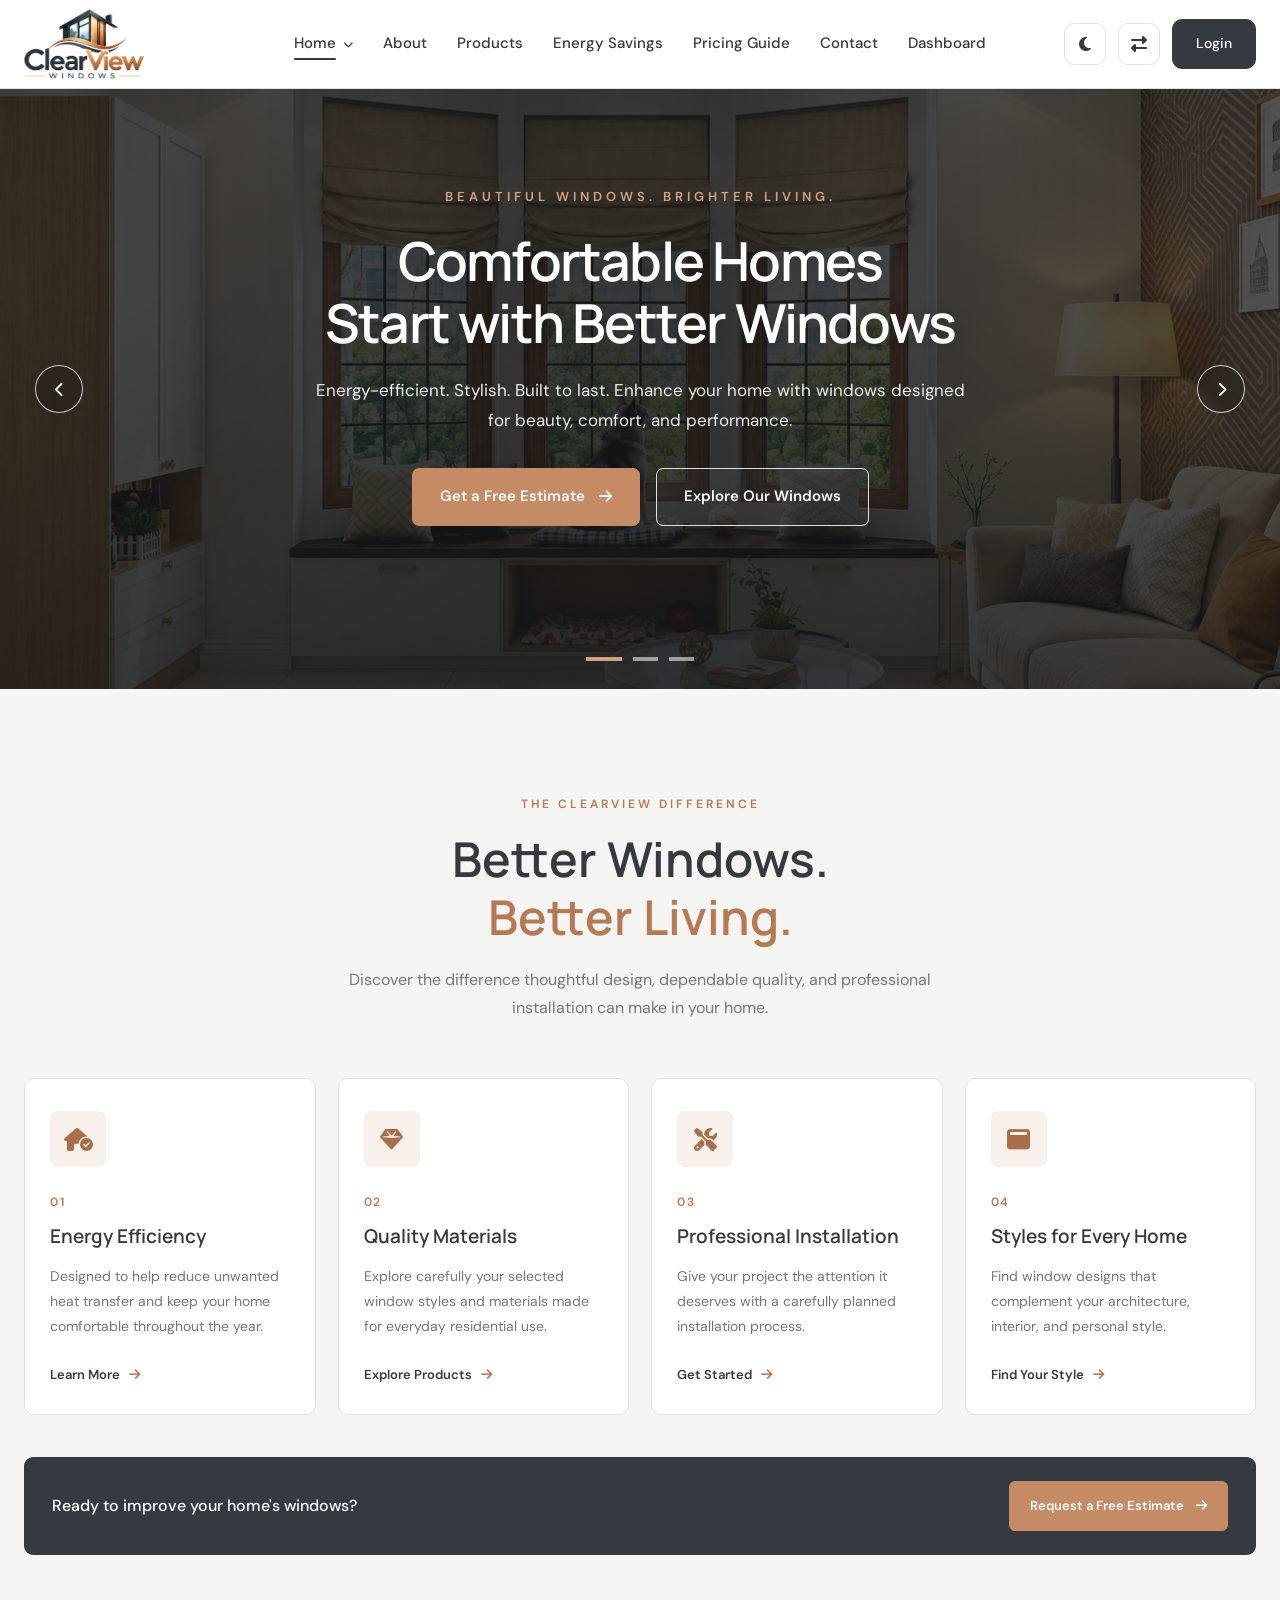
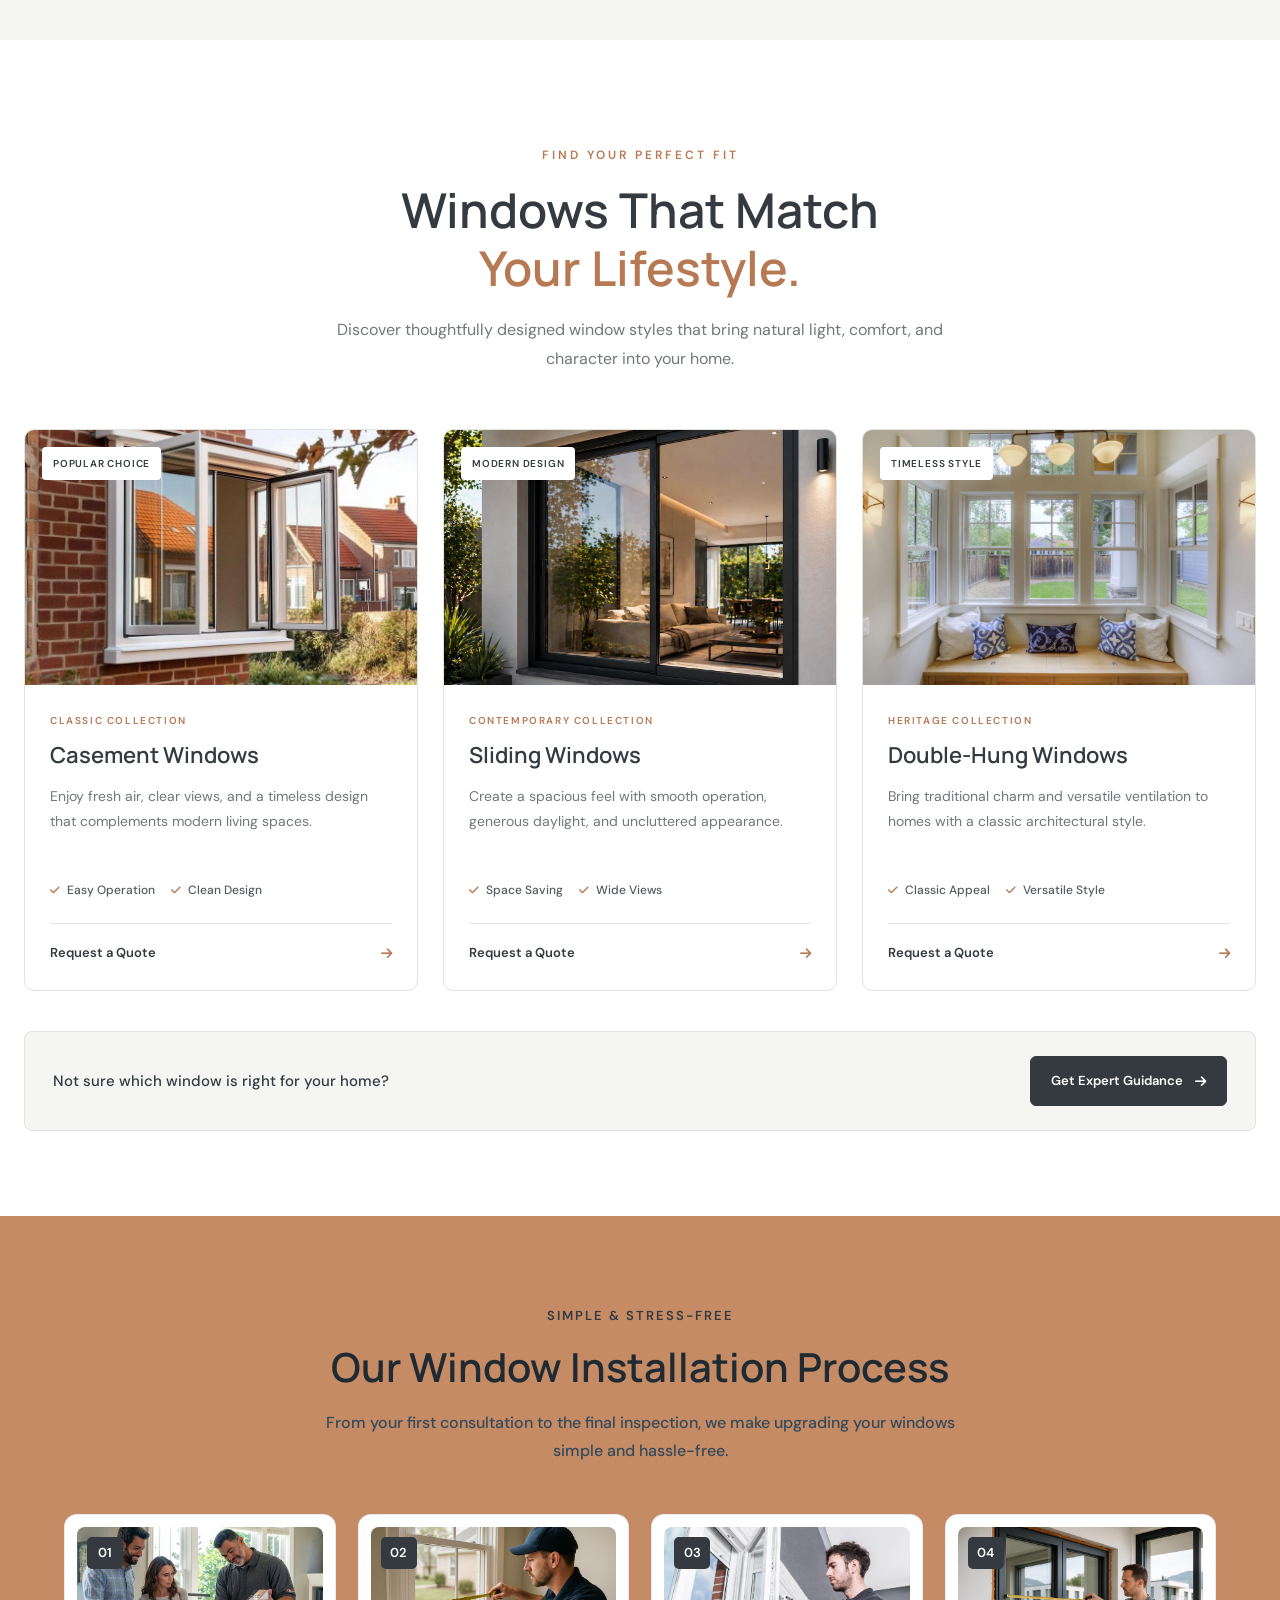
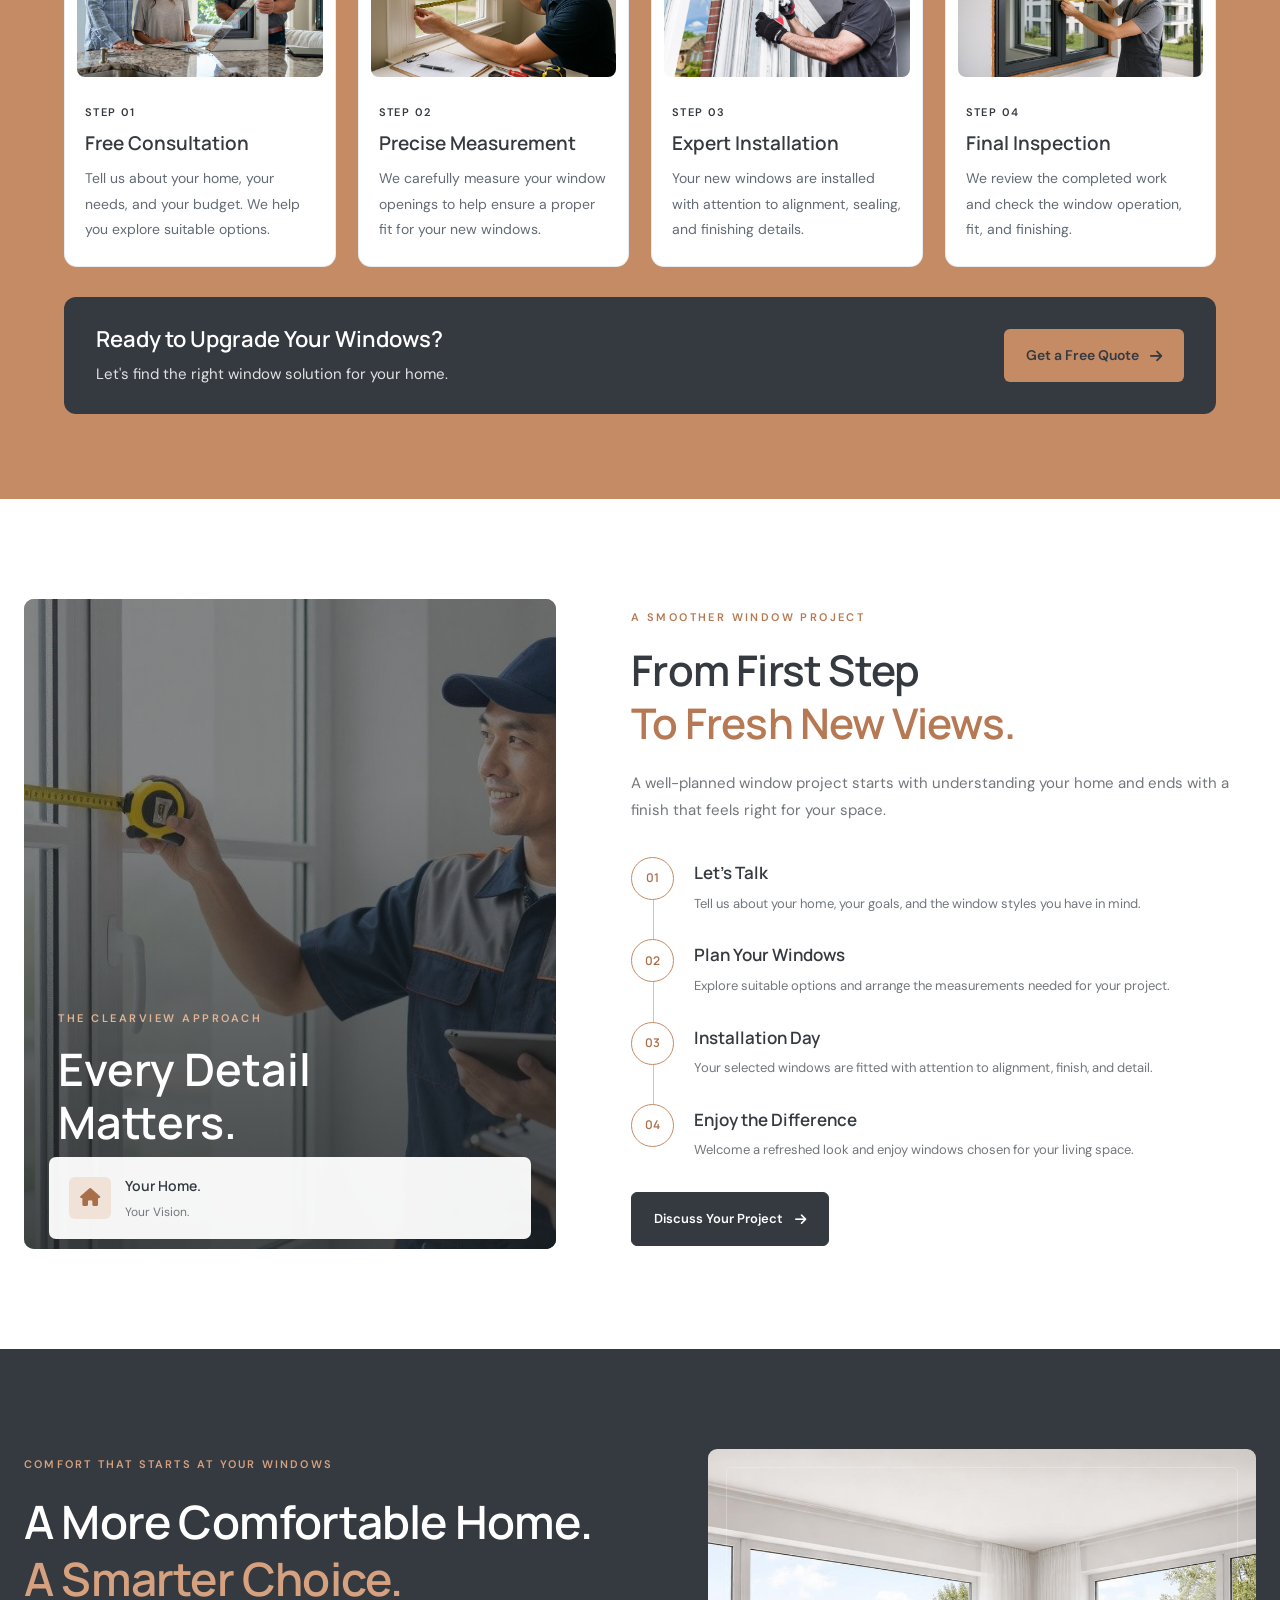
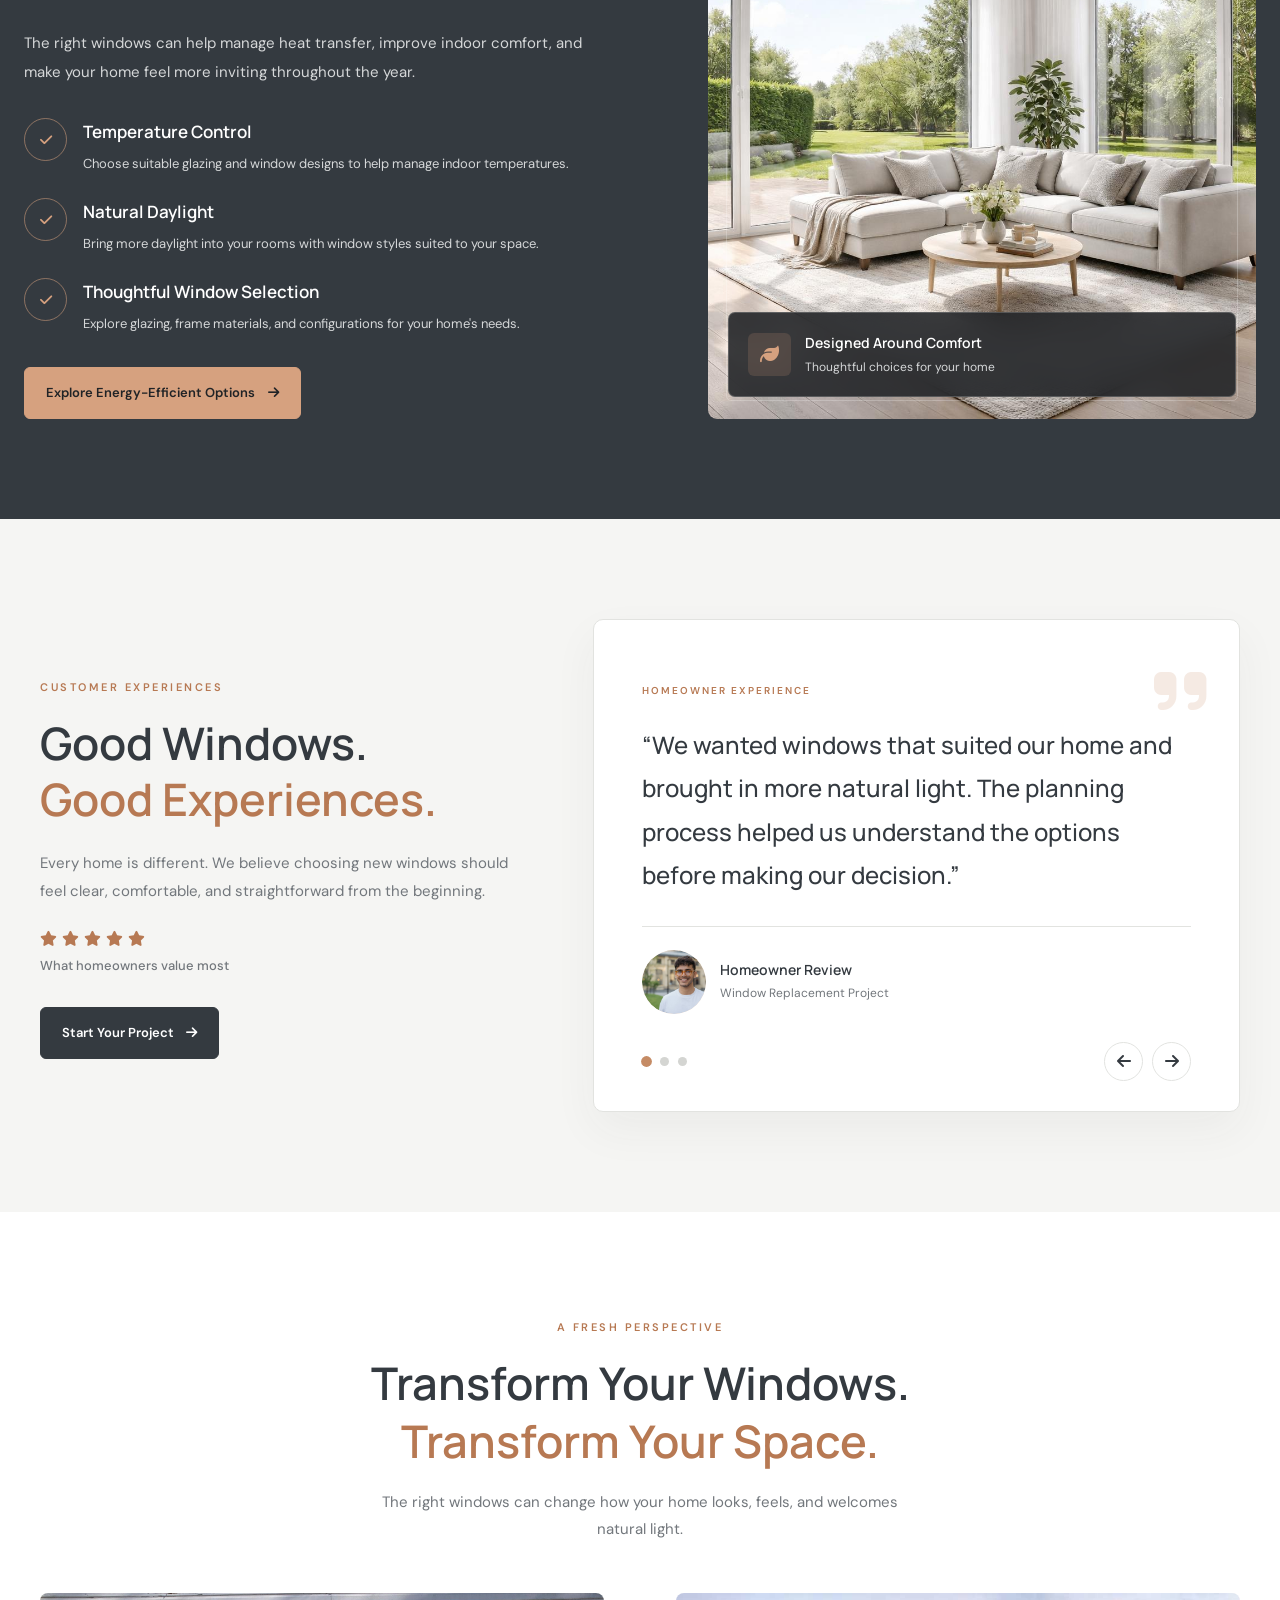
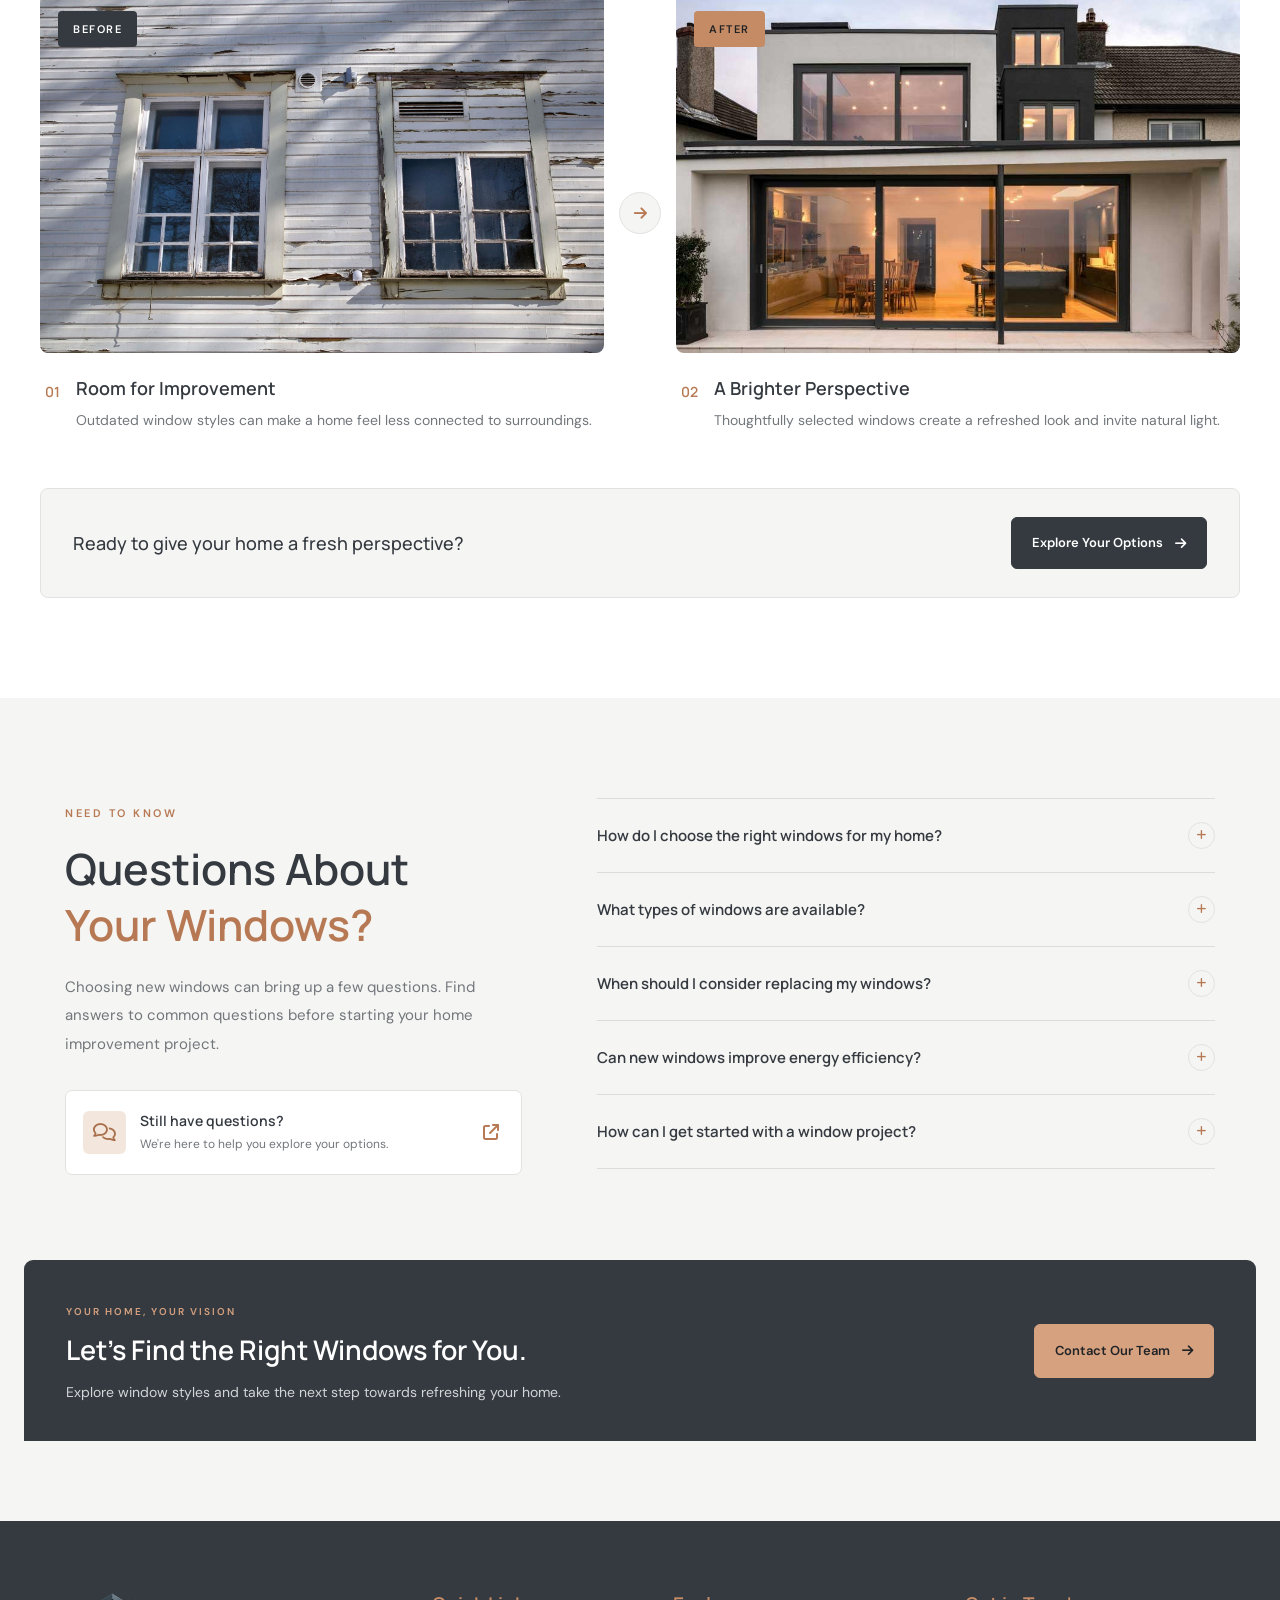
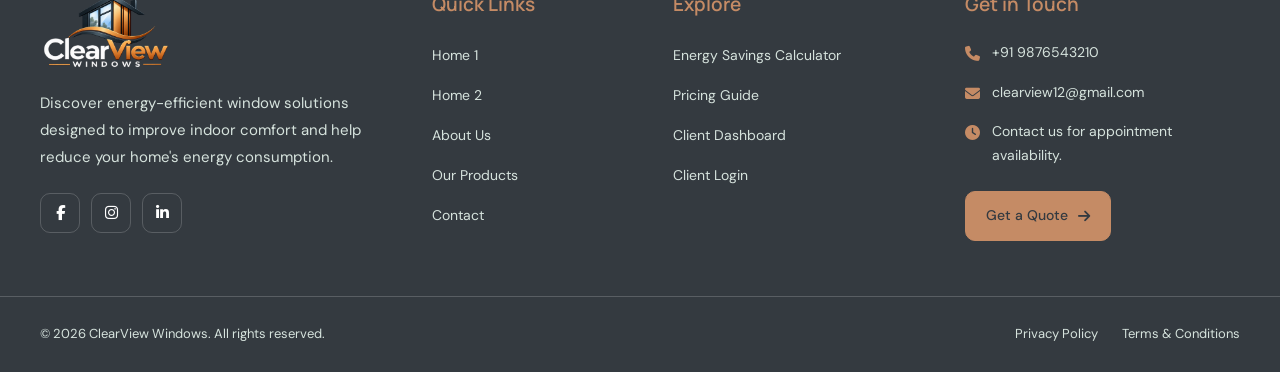
<file: index.html>
<!DOCTYPE html>
<html lang="en">

<head>
    <meta charset="UTF-8">
    <meta name="viewport" content="width=device-width, initial-scale=1.0">

    <title>ClearView Windows</title>

    <meta name="description"
        content="Explore energy-efficient window replacement solutions, window styles, energy savings and pricing with ClearView Windows.">

    <!-- Favicon -->
    <link rel="icon" type="image/png" href="images/favicon.png">

    <!-- Google Fonts: Manrope + DM Sans -->
    <link rel="preconnect" href="https://fonts.googleapis.com">
    <link rel="preconnect" href="https://fonts.gstatic.com" crossorigin>

    <link
        href="https://fonts.googleapis.com/css2?family=DM+Sans:wght@400;500;600&family=Manrope:wght@400;500;600;700&display=swap"
        rel="stylesheet">

    <!-- Font Awesome -->
    <link rel="stylesheet" href="https://cdnjs.cloudflare.com/ajax/libs/font-awesome/6.7.2/css/all.min.css">

    <!-- Main CSS -->
    <link rel="stylesheet" href="css/style.css">

</head>

<body>


    <!-- ================= HEADER ================= -->
    <header class="cv-header" id="cvHeader">
        <div class="cv-header-container">

            <!-- Logo - Left Edge -->
            <a href="index.html" class="cv-logo" aria-label="ClearView Windows Home">
                <img src="images/logo.png" alt="ClearView Windows">
            </a>

            <!-- Desktop Navigation - Center -->
            <nav class="cv-desktop-nav" aria-label="Main navigation">
                <ul class="cv-nav-list">

                    <li class="cv-nav-item cv-home-dropdown">
                        <a href="index.html" class="cv-nav-link">
                            <span class="cv-nav-label">Home</span>
                            <i class="fa-solid fa-chevron-down cv-dropdown-icon"></i>
                        </a>

                        <ul class="cv-dropdown-menu">
                            <li><a href="index.html"><span class="cv-nav-label">Home 1</span></a></li>
                            <li><a href="home-2.html"><span class="cv-nav-label">Home 2</span></a></li>
                        </ul>
                    </li>

                    <li class="cv-nav-item">
                        <a href="about.html" class="cv-nav-link"><span class="cv-nav-label">About</span></a>
                    </li>

                    <li class="cv-nav-item">
                        <a href="products.html" class="cv-nav-link"><span class="cv-nav-label">Products</span></a>
                    </li>

                    <li class="cv-nav-item">
                        <a href="energy-savings-calculator.html" class="cv-nav-link"><span class="cv-nav-label">Energy
                                Savings</span></a>
                    </li>

                    <li class="cv-nav-item">
                        <a href="pricing-guide.html" class="cv-nav-link">
                            <span class="cv-nav-label">Pricing Guide</span>
                        </a>
                    </li>

                    <li class="cv-nav-item">
                        <a href="contact.html" class="cv-nav-link"><span class="cv-nav-label">Contact</span></a>
                    </li>

                    <li class="cv-nav-item">
                        <a href="dashboard.html" class="cv-nav-link"><span class="cv-nav-label">Dashboard</span></a>
                    </li>

                </ul>
            </nav>

            <!-- Desktop Controls - Right Edge -->
            <div class="cv-desktop-controls">

                <button class="cv-icon-toggle" id="cvDesktopTheme" type="button" aria-label="Enable dark mode"
                    aria-pressed="false" title="Dark mode">
                    <i class="fa-solid fa-moon"></i>
                </button>

                <button class="cv-icon-toggle" id="cvDesktopRTL" type="button" aria-label="Enable RTL mode"
                    aria-pressed="false" title="RTL mode">
                    <i class="fa-solid fa-right-left"></i>
                </button>

                <a href="login.html" class="cv-login-btn">Login</a>

            </div>

            <!-- Mobile / Tablet Menu Toggle -->
            <button class="cv-menu-toggle" id="cvMenuToggle" type="button" aria-label="Open navigation menu"
                aria-expanded="false" aria-controls="cvMobilePanel">
                <span></span>
                <span></span>
                <span></span>
            </button>

        </div>

        <!-- Mobile / Tablet Navigation Panel -->
        <div class="cv-mobile-panel" id="cvMobilePanel">

            <nav class="cv-mobile-nav" aria-label="Mobile navigation">
                <ul class="cv-mobile-nav-list">

                    <li class="cv-mobile-home">
                        <div class="cv-mobile-home-row">
                            <a href="index.html"><span class="cv-nav-label">Home</span></a>

                            <button class="cv-submenu-toggle" id="cvSubmenuToggle" type="button"
                                aria-label="Toggle Home submenu" aria-expanded="false">
                                <i class="fa-solid fa-chevron-down"></i>
                            </button>
                        </div>

                        <ul class="cv-mobile-submenu" id="cvHomeSubmenu">
                            <li><a href="index.html"><span class="cv-nav-label">Home 1</span></a></li>
                            <li><a href="home-2.html"><span class="cv-nav-label">Home 2</span></a></li>
                        </ul>
                    </li>

                    <li><a href="about.html"><span class="cv-nav-label">About</span></a></li>
                    <li><a href="products.html"><span class="cv-nav-label">Products</span></a></li>
                    <li>
                        <a href="energy-savings-calculator.html">
                            <span class="cv-nav-label">Energy Savings Calculator</span>
                        </a>
                    </li>
                    <li><a href="pricing-guide.html"><span class="cv-nav-label">Pricing Guide</span></a></li>
                    <li><a href="contact.html"><span class="cv-nav-label">Contact</span></a></li>
                    <li><a href="dashboard.html"><span class="cv-nav-label">Dashboard</span></a></li>

                </ul>
            </nav>

            <!-- Mobile Controls Inside Menu -->
            <div class="cv-mobile-controls">

                <button class="cv-mobile-control-btn" id="cvMobileTheme" type="button" aria-pressed="false">
                    <i class="fa-solid fa-moon"></i>
                    <span>Dark Mode</span>
                </button>

                <button class="cv-mobile-control-btn" id="cvMobileRTL" type="button" aria-pressed="false">
                    <i class="fa-solid fa-right-left"></i>
                    <span>RTL Mode</span>
                </button>

                <a href="login.html" class="cv-mobile-login-btn">
                    <i class="fa-solid fa-user"></i>
                    Login
                </a>

            </div>

        </div>
    </header>
    <!-- =============== END HEADER =============== -->

    <!-- CLEARVIEW WINDOWS - HERO SECTION -->
    <section class="cv-home-hero" id="home">

        <!-- Background Image Slider -->
        <div class="cv-hero-slider" aria-hidden="true">

            <div class="cv-hero-slide active">
                <img src="images/h-1.jpg" alt="" fetchpriority="high">
            </div>

            <div class="cv-hero-slide">
                <img src="images/h-2.jpg" alt="">
            </div>

            <div class="cv-hero-slide">
                <img src="images/h-3.jpg" alt="">
            </div>

        </div>

        <!-- Dark Overlay -->
        <div class="cv-hero-overlay"></div>

        <!-- Center Content -->
        <div class="cv-hero-container">
            <div class="cv-hero-content">

                <span class="cv-hero-eyebrow">
                    BEAUTIFUL WINDOWS. BRIGHTER LIVING.
                </span>

                <h1>
                    Comfortable Homes<br>
                    Start with Better Windows
                </h1>

                <p>
                    Energy-efficient. Stylish. Built to last.
                    Enhance your home with windows designed
                    for beauty, comfort, and performance.
                </p>

                <div class="cv-hero-actions">
                    <a href="contact.html" class="cv-hero-primary">
                        Get a Free Estimate
                        <i class="fa-solid fa-arrow-right"></i>
                    </a>

                    <a href="#products" class="cv-hero-secondary">
                        Explore Our Windows
                    </a>
                </div>

            </div>
        </div>

        <!-- Slider Indicators -->
        <div class="cv-hero-pagination" aria-label="Hero slides">
            <button class="active" type="button" aria-label="Show slide 1" aria-pressed="true"></button>

            <button type="button" aria-label="Show slide 2" aria-pressed="false"></button>

            <button type="button" aria-label="Show slide 3" aria-pressed="false"></button>
        </div>

        <!-- Previous / Next Controls -->
        <button class="cv-hero-arrow cv-hero-prev" type="button" aria-label="Previous slide">
            <i class="fa-solid fa-chevron-left"></i>
        </button>

        <button class="cv-hero-arrow cv-hero-next" type="button" aria-label="Next slide">
            <i class="fa-solid fa-chevron-right"></i>
        </button>

    </section>

    <!-- WHY CHOOSE CLEARVIEW -->
    <section class="cv-why-section" id="why-choose-us">

        <div class="cv-why-container">

            <!-- Section Heading -->
            <div class="cv-why-heading">
                <span class="cv-why-eyebrow">THE CLEARVIEW DIFFERENCE</span>

                <h2>
                    Better Windows.<br>
                    <span>Better Living.</span>
                </h2>

                <p>
                    Discover the difference thoughtful design,
                    dependable quality, and professional installation
                    can make in your home.
                </p>
            </div>

            <!-- Feature Cards -->
            <div class="cv-why-grid">

                <article class="cv-why-card">
                    <div class="cv-why-icon">
                        <i class="fa-solid fa-house-circle-check"></i>
                    </div>
                    <span class="cv-why-number">01</span>
                    <h3>Energy Efficiency</h3>
                    <p>
                        Designed to help reduce unwanted heat transfer
                        and keep your home comfortable throughout the year.
                    </p>
                    <a href="contact.html" class="cv-why-link">
                        Learn More
                        <i class="fa-solid fa-arrow-right"></i>
                    </a>
                </article>

                <article class="cv-why-card">
                    <div class="cv-why-icon">
                        <i class="fa-solid fa-gem"></i>
                    </div>
                    <span class="cv-why-number">02</span>
                    <h3>Quality Materials</h3>
                    <p>
                        Explore carefully your selected window styles and
                        materials made for everyday residential use.
                    </p>
                    <a href="#products" class="cv-why-link">
                        Explore Products
                        <i class="fa-solid fa-arrow-right"></i>
                    </a>
                </article>

                <article class="cv-why-card">
                    <div class="cv-why-icon">
                        <i class="fa-solid fa-screwdriver-wrench"></i>
                    </div>
                    <span class="cv-why-number">03</span>
                    <h3>Professional Installation</h3>
                    <p>
                        Give your project the attention it deserves
                        with a carefully planned installation process.
                    </p>
                    <a href="contact.html" class="cv-why-link">
                        Get Started
                        <i class="fa-solid fa-arrow-right"></i>
                    </a>
                </article>

                <article class="cv-why-card">
                    <div class="cv-why-icon">
                        <i class="fa-solid fa-window-maximize"></i>
                    </div>
                    <span class="cv-why-number">04</span>
                    <h3>Styles for Every Home</h3>
                    <p>
                        Find window designs that complement your
                        architecture, interior, and personal style.
                    </p>
                    <a href="#products" class="cv-why-link">
                        Find Your Style
                        <i class="fa-solid fa-arrow-right"></i>
                    </a>
                </article>

            </div>

            <!-- Bottom CTA -->
            <div class="cv-why-bottom">
                <p>Ready to improve your home's windows?</p>
                <a href="contact.html" class="cv-why-cta">
                    Request a Free Estimate
                    <i class="fa-solid fa-arrow-right"></i>
                </a>
            </div>

        </div>
    </section>

    <!-- SECTION 3: WINDOW COLLECTIONS -->
    <section class="cv-products-section" id="products">

        <div class="cv-products-container">

            <div class="cv-products-heading">
                <span class="cv-products-eyebrow">
                    FIND YOUR PERFECT FIT
                </span>

                <h2>
                    Windows That Match<br>
                    <span>Your Lifestyle.</span>
                </h2>

                <p>
                    Discover thoughtfully designed window styles
                    that bring natural light, comfort, and character
                    into your home.
                </p>
            </div>

            <!-- Product Cards -->
            <div class="cv-products-grid">

                <!-- Product 1 -->
                <article class="cv-product-card">

                    <div class="cv-product-image">
                        <img src="images/window-casement.jpg" alt="Modern casement windows" loading="lazy">

                        <span class="cv-product-tag">POPULAR CHOICE</span>

                        <a href="contact.html" class="cv-product-image-link"
                            aria-label="Enquire about casement windows">
                            <i class="fa-solid fa-arrow-up-right-from-square"></i>
                        </a>
                    </div>

                    <div class="cv-product-info">
                        <span class="cv-product-category">CLASSIC COLLECTION</span>

                        <h3>Casement Windows</h3>

                        <p>
                            Enjoy fresh air, clear views, and a timeless
                            design that complements modern living spaces.
                        </p>

                        <div class="cv-product-features">
                            <span>
                                <i class="fa-solid fa-check"></i>
                                Easy Operation
                            </span>
                            <span>
                                <i class="fa-solid fa-check"></i>
                                Clean Design
                            </span>
                        </div>

                        <a href="contact.html" class="cv-product-link">
                            Request a Quote
                            <i class="fa-solid fa-arrow-right"></i>
                        </a>
                    </div>

                </article>

                <!-- Product 2 -->
                <article class="cv-product-card">

                    <div class="cv-product-image">
                        <img src="images/window-sliding.jpg" alt="Contemporary sliding windows" loading="lazy">

                        <span class="cv-product-tag">MODERN DESIGN</span>

                        <a href="contact.html" class="cv-product-image-link" aria-label="Enquire about sliding windows">
                            <i class="fa-solid fa-arrow-up-right-from-square"></i>
                        </a>
                    </div>

                    <div class="cv-product-info">
                        <span class="cv-product-category">CONTEMPORARY COLLECTION</span>

                        <h3>Sliding Windows</h3>

                        <p>
                            Create a spacious feel with smooth operation,
                            generous daylight, and uncluttered appearance.
                        </p>

                        <div class="cv-product-features">
                            <span>
                                <i class="fa-solid fa-check"></i>
                                Space Saving
                            </span>
                            <span>
                                <i class="fa-solid fa-check"></i>
                                Wide Views
                            </span>
                        </div>

                        <a href="contact.html" class="cv-product-link">
                            Request a Quote
                            <i class="fa-solid fa-arrow-right"></i>
                        </a>
                    </div>

                </article>

                <!-- Product 3 -->
                <article class="cv-product-card">

                    <div class="cv-product-image">
                        <img src="images/window-double-hung.jpg" alt="Traditional double hung windows" loading="lazy">

                        <span class="cv-product-tag">TIMELESS STYLE</span>

                        <a href="contact.html" class="cv-product-image-link"
                            aria-label="Enquire about double hung windows">
                            <i class="fa-solid fa-arrow-up-right-from-square"></i>
                        </a>
                    </div>

                    <div class="cv-product-info">
                        <span class="cv-product-category">HERITAGE COLLECTION</span>

                        <h3>Double-Hung Windows</h3>

                        <p>
                            Bring traditional charm and versatile ventilation
                            to homes with a classic architectural style.
                        </p>

                        <div class="cv-product-features">
                            <span>
                                <i class="fa-solid fa-check"></i>
                                Classic Appeal
                            </span>
                            <span>
                                <i class="fa-solid fa-check"></i>
                                Versatile Style
                            </span>
                        </div>

                        <a href="contact.html" class="cv-product-link">
                            Request a Quote
                            <i class="fa-solid fa-arrow-right"></i>
                        </a>
                    </div>

                </article>

            </div>

            <!-- Bottom CTA -->
            <div class="cv-products-bottom">
                <p>Not sure which window is right for your home?</p>

                <a href="contact.html" class="cv-products-cta">
                    Get Expert Guidance
                    <i class="fa-solid fa-arrow-right"></i>
                </a>
            </div>

        </div>
    </section>



    <!-- =====================================
     WINDOW INSTALLATION PROCESS SECTION
====================================== -->
    <section class="cv-install-process" id="installation-process">

        <div class="cv-install-container">

            <!-- Section Heading -->
            <div class="cv-install-heading">
                <span class="cv-install-eyebrow">
                    SIMPLE & STRESS-FREE
                </span>

                <h2>Our Window Installation Process</h2>

                <p>
                    From your first consultation to the final inspection,
                    we make upgrading your windows simple and hassle-free.
                </p>
            </div>

            <!-- Installation Cards -->
            <div class="cv-install-grid">

                <!-- Step 1 -->
                <article class="cv-install-card">

                    <div class="cv-install-image">
                        <img src="images/consultation.jpg" alt="Homeowner discussing window replacement options"
                            loading="lazy">
                        <span class="cv-install-image-number">01</span>
                    </div>

                    <div class="cv-install-card-content">
                        <span class="cv-install-step">STEP 01</span>

                        <h3>Free Consultation</h3>

                        <p>
                            Tell us about your home, your needs, and your
                            budget. We help you explore suitable options.
                        </p>
                    </div>

                </article>

                <!-- Step 2 -->
                <article class="cv-install-card">

                    <div class="cv-install-image">
                        <img src="images/window-measurement.jpg" alt="Professional measuring a window opening"
                            loading="lazy">
                        <span class="cv-install-image-number">02</span>
                    </div>

                    <div class="cv-install-card-content">
                        <span class="cv-install-step">STEP 02</span>

                        <h3>Precise Measurement</h3>

                        <p>
                            We carefully measure your window openings to
                            help ensure a proper fit for your new windows.
                        </p>
                    </div>

                </article>

                <!-- Step 3 -->
                <article class="cv-install-card">

                    <div class="cv-install-image">
                        <img src="images/window-install.jpg" alt="Technician installing a replacement window"
                            loading="lazy">
                        <span class="cv-install-image-number">03</span>
                    </div>

                    <div class="cv-install-card-content">
                        <span class="cv-install-step">STEP 03</span>

                        <h3>Expert Installation</h3>

                        <p>
                            Your new windows are installed with attention
                            to alignment, sealing, and finishing details.
                        </p>
                    </div>

                </article>

                <!-- Step 4 -->
                <article class="cv-install-card">

                    <div class="cv-install-image">
                        <img src="images/final-inspection.jpg" alt="Technician checking a completed window installation"
                            loading="lazy">
                        <span class="cv-install-image-number">04</span>
                    </div>

                    <div class="cv-install-card-content">
                        <span class="cv-install-step">STEP 04</span>

                        <h3>Final Inspection</h3>

                        <p>
                            We review the completed work and check the
                            window operation, fit, and finishing.
                        </p>
                    </div>

                </article>

            </div>

            <!-- Bottom CTA -->
            <div class="cv-install-cta">

                <div class="cv-install-cta-content">
                    <h3>Ready to Upgrade Your Windows?</h3>

                    <p>
                        Let's find the right window solution for your home.
                    </p>
                </div>

                <a href="contact.html" class="cv-install-cta-btn">
                    Get a Free Quote
                    <i class="fas fa-arrow-right"></i>
                </a>

            </div>

        </div>

    </section>


    <!-- SECTION 4: OUR INSTALLATION JOURNEY -->
    <section class="cv-journey-section" id="our-process">

        <div class="cv-journey-container">

            <!-- Left: Visual Panel -->
            <div class="cv-journey-visual">

                <img src="images/window-installation.jpg" alt="Professional installation of a modern residential window"
                    loading="lazy">

                <div class="cv-journey-image-overlay"></div>

                <div class="cv-journey-image-caption">
                    <span>THE CLEARVIEW APPROACH</span>
                    <h3>Every Detail<br>Matters.</h3>
                </div>

                <div class="cv-journey-image-badge">
                    <i class="fa-solid fa-house"></i>
                    <div>
                        <strong>Your Home.</strong>
                        <span>Your Vision.</span>
                    </div>
                </div>

            </div>

            <!-- Right: Process Timeline -->
            <div class="cv-journey-content">

                <span class="cv-journey-eyebrow">
                    A SMOOTHER WINDOW PROJECT
                </span>

                <h2>
                    From First Step<br>
                    <span>To Fresh New Views.</span>
                </h2>

                <p class="cv-journey-intro">
                    A well-planned window project starts with
                    understanding your home and ends with a finish
                    that feels right for your space.
                </p>

                <div class="cv-journey-timeline">

                    <article class="cv-journey-step">
                        <div class="cv-journey-step-number">01</div>
                        <div class="cv-journey-step-content">
                            <h3>Let's Talk</h3>
                            <p>
                                Tell us about your home, your goals,
                                and the window styles you have in mind.
                            </p>
                        </div>
                    </article>

                    <article class="cv-journey-step">
                        <div class="cv-journey-step-number">02</div>
                        <div class="cv-journey-step-content">
                            <h3>Plan Your Windows</h3>
                            <p>
                                Explore suitable options and arrange
                                the measurements needed for your project.
                            </p>
                        </div>
                    </article>

                    <article class="cv-journey-step">
                        <div class="cv-journey-step-number">03</div>
                        <div class="cv-journey-step-content">
                            <h3>Installation Day</h3>
                            <p>
                                Your selected windows are fitted with
                                attention to alignment, finish, and detail.
                            </p>
                        </div>
                    </article>

                    <article class="cv-journey-step">
                        <div class="cv-journey-step-number">04</div>
                        <div class="cv-journey-step-content">
                            <h3>Enjoy the Difference</h3>
                            <p>
                                Welcome a refreshed look and enjoy
                                windows chosen for your living space.
                            </p>
                        </div>
                    </article>

                </div>

                <a href="contact.html" class="cv-journey-cta">
                    Discuss Your Project
                    <i class="fa-solid fa-arrow-right"></i>
                </a>

            </div>

        </div>

    </section>

    <!-- SECTION 5: ENERGY EFFICIENCY -->
    <section class="cv-energy-section" id="energy-savings">

        <div class="cv-energy-container">

            <!-- Left Content -->
            <div class="cv-energy-content">

                <span class="cv-energy-eyebrow">
                    COMFORT THAT STARTS AT YOUR WINDOWS
                </span>

                <h2>
                    A More Comfortable Home.
                    <span>A Smarter Choice.</span>
                </h2>

                <p class="cv-energy-description">
                    The right windows can help manage heat transfer,
                    improve indoor comfort, and make your home feel
                    more inviting throughout the year.
                </p>

                <div class="cv-energy-benefits">

                    <div class="cv-energy-benefit">
                        <div class="cv-energy-check">
                            <i class="fa-solid fa-check"></i>
                        </div>
                        <div>
                            <h3>Temperature Control</h3>
                            <p>
                                Choose suitable glazing and window designs
                                to help manage indoor temperatures.
                            </p>
                        </div>
                    </div>

                    <div class="cv-energy-benefit">
                        <div class="cv-energy-check">
                            <i class="fa-solid fa-check"></i>
                        </div>
                        <div>
                            <h3>Natural Daylight</h3>
                            <p>
                                Bring more daylight into your rooms
                                with window styles suited to your space.
                            </p>
                        </div>
                    </div>

                    <div class="cv-energy-benefit">
                        <div class="cv-energy-check">
                            <i class="fa-solid fa-check"></i>
                        </div>
                        <div>
                            <h3>Thoughtful Window Selection</h3>
                            <p>
                                Explore glazing, frame materials, and
                                configurations for your home's needs.
                            </p>
                        </div>
                    </div>

                </div>

                <a href="contact.html" class="cv-energy-cta">
                    Explore Energy-Efficient Options
                    <i class="fa-solid fa-arrow-right"></i>
                </a>

            </div>

            <!-- Right Image -->
            <div class="cv-energy-visual">

                <img src="images/energy-efficient-windows.jpg"
                    alt="Large energy-efficient windows in a bright modern home" loading="lazy">

                <div class="cv-energy-image-label">
                    <i class="fa-solid fa-leaf"></i>
                    <div>
                        <strong>Designed Around Comfort</strong>
                        <span>Thoughtful choices for your home</span>
                    </div>
                </div>

                <div class="cv-energy-image-decoration"></div>

            </div>

        </div>

    </section>

    <!-- SECTION 6: CUSTOMER TESTIMONIALS -->
    <section class="cv-reviews-section" id="testimonials">

        <div class="cv-reviews-container">

            <!-- Left Introduction -->
            <div class="cv-reviews-intro">

                <span class="cv-reviews-eyebrow">
                    CUSTOMER EXPERIENCES
                </span>

                <h2>
                    Good Windows.<br>
                    <span>Good Experiences.</span>
                </h2>

                <p>
                    Every home is different. We believe choosing new
                    windows should feel clear, comfortable, and
                    straightforward from the beginning.
                </p>

                <div class="cv-reviews-rating">
                    <div class="cv-reviews-stars" aria-label="Five stars">
                        <i class="fa-solid fa-star"></i>
                        <i class="fa-solid fa-star"></i>
                        <i class="fa-solid fa-star"></i>
                        <i class="fa-solid fa-star"></i>
                        <i class="fa-solid fa-star"></i>
                    </div>

                    <span>What homeowners value most</span>
                </div>

                <a href="contact.html" class="cv-reviews-cta">
                    Start Your Project
                    <i class="fa-solid fa-arrow-right"></i>
                </a>

            </div>

            <!-- Right Testimonial Slider -->
            <div class="cv-reviews-slider">

                <div class="cv-reviews-quote-mark">
                    <i class="fa-solid fa-quote-right"></i>
                </div>

                <div class="cv-review-slide active" aria-hidden="false">

                    <span class="cv-review-label">
                        HOMEOWNER EXPERIENCE
                    </span>

                    <blockquote>
                        “We wanted windows that suited our home and
                        brought in more natural light. The planning
                        process helped us understand the options
                        before making our decision.”
                    </blockquote>

                    <div class="cv-review-author">
                        <div class="cv-review-avatar">
                            <img src="images/customer-1.jpg" alt="Customer profile">
                        </div>
                        <div>
                            <h3>Homeowner Review</h3>
                            <p>Window Replacement Project</p>
                        </div>
                    </div>

                </div>

                <div class="cv-review-slide" aria-hidden="true">

                    <span class="cv-review-label">
                        HOMEOWNER EXPERIENCE
                    </span>

                    <blockquote>
                        “We were looking for a style that worked with
                        our interior. Comparing the available designs
                        made it easier to choose windows for our space.”
                    </blockquote>

                    <div class="cv-review-author">
                        <div class="cv-review-avatar">
                            <img src="images/customer-2.jpg" alt="Customer profile">
                        </div>
                        <div>
                            <h3>Homeowner Review</h3>
                            <p>Window Design Project</p>
                        </div>
                    </div>

                </div>

                <div class="cv-review-slide" aria-hidden="true">

                    <span class="cv-review-label">
                        HOMEOWNER EXPERIENCE
                    </span>

                    <blockquote>
                        “Having our project requirements clearly
                        discussed helped us feel more confident about
                        selecting the right windows for our home.”
                    </blockquote>

                    <div class="cv-review-author">
                        <div class="cv-review-avatar">
                            <img src="images/customer-3.jpg" alt="Customer profile">
                        </div>
                        <div>
                            <h3>Homeowner Review</h3>
                            <p>Residential Window Project</p>
                        </div>
                    </div>

                </div>

                <!-- Slider Controls -->
                <div class="cv-reviews-controls">

                    <div class="cv-reviews-pagination">
                        <button class="active" type="button" aria-label="Show review 1" aria-pressed="true"></button>

                        <button type="button" aria-label="Show review 2" aria-pressed="false"></button>

                        <button type="button" aria-label="Show review 3" aria-pressed="false"></button>
                    </div>

                    <div class="cv-reviews-arrows">
                        <button class="cv-review-prev" type="button" aria-label="Previous review">
                            <i class="fa-solid fa-arrow-left"></i>
                        </button>

                        <button class="cv-review-next" type="button" aria-label="Next review">
                            <i class="fa-solid fa-arrow-right"></i>
                        </button>
                    </div>

                </div>

            </div>

        </div>

    </section>

    <!-- SECTION 7: WINDOW TRANSFORMATION -->
    <section class="cv-transform-section" id="transform">

        <div class="cv-transform-container">

            <!-- Section Heading -->
            <div class="cv-transform-heading">
                <span class="cv-transform-eyebrow">
                    A FRESH PERSPECTIVE
                </span>

                <h2>
                    Transform Your Windows.<br>
                    <span>Transform Your Space.</span>
                </h2>

                <p>
                    The right windows can change how your home looks,
                    feels, and welcomes natural light.
                </p>
            </div>

            <!-- Before and After Images -->
            <div class="cv-transform-gallery">

                <div class="cv-transform-item">

                    <div class="cv-transform-image">
                        <img src="images/windows-before.jpg" alt="Home exterior before window replacement"
                            loading="lazy">

                        <span class="cv-transform-label">
                            BEFORE
                        </span>
                    </div>

                    <div class="cv-transform-caption">
                        <span>01</span>
                        <div>
                            <h3>Room for Improvement</h3>
                            <p>
                                Outdated window styles can make a home
                                feel less connected to surroundings.
                            </p>
                        </div>
                    </div>

                </div>

                <div class="cv-transform-divider">
                    <i class="fa-solid fa-arrow-down"></i>
                </div>

                <div class="cv-transform-item">

                    <div class="cv-transform-image">
                        <img src="images/windows-after.jpg" alt="Updated home exterior with modern windows"
                            loading="lazy">

                        <span class="cv-transform-label">
                            AFTER
                        </span>
                    </div>

                    <div class="cv-transform-caption">
                        <span>02</span>
                        <div>
                            <h3>A Brighter Perspective</h3>
                            <p>
                                Thoughtfully selected windows create
                                a refreshed look and invite natural light.
                            </p>
                        </div>
                    </div>

                </div>

            </div>

            <!-- Bottom CTA -->
            <div class="cv-transform-bottom">

                <p>
                    Ready to give your home a fresh perspective?
                </p>

                <a href="contact.html" class="cv-transform-button">
                    Explore Your Options
                    <i class="fa-solid fa-arrow-right"></i>
                </a>

            </div>

        </div>

    </section>

    <!-- SECTION 8: FAQ -->
    <section class="cv-faq-section" id="faq">

        <div class="cv-faq-container">

            <!-- Left Content -->
            <div class="cv-faq-intro">

                <span class="cv-faq-eyebrow">NEED TO KNOW</span>

                <h2>
                    Questions About<br>
                    <span>Your Windows?</span>
                </h2>

                <p>
                    Choosing new windows can bring up a few questions.
                    Find answers to common questions before starting
                    your home improvement project.
                </p>

                <div class="cv-faq-contact-card">
                    <div class="cv-faq-contact-icon">
                        <i class="fa-regular fa-comments"></i>
                    </div>

                    <div>
                        <h3>Still have questions?</h3>
                        <p>We're here to help you explore your options.</p>
                    </div>

                    <a href="contact.html" aria-label="Contact ClearView">
                        <i class="fa-solid fa-arrow-up-right-from-square"></i>
                    </a>
                </div>

            </div>

            <!-- FAQ Accordion -->
            <div class="cv-faq-list">

                <div class="cv-faq-item">
                    <button class="cv-faq-question" type="button" aria-expanded="true">
                        <span>How do I choose the right windows for my home?</span>
                        <i class="fa-solid fa-plus"></i>
                    </button>

                    <div class="cv-faq-answer">
                        <p>
                            Consider your home's architectural style,
                            ventilation needs, natural light, privacy,
                            and energy-efficiency goals. Comparing window
                            materials and designs can help you find a
                            suitable option.
                        </p>
                    </div>
                </div>

                <div class="cv-faq-item">
                    <button class="cv-faq-question" type="button" aria-expanded="false">
                        <span>What types of windows are available?</span>
                        <i class="fa-solid fa-plus"></i>
                    </button>

                    <div class="cv-faq-answer">
                        <p>
                            Popular options include casement, sliding,
                            double-hung, and picture windows. Each type
                            offers different benefits depending on your
                            space, ventilation preferences, and design.
                        </p>
                    </div>
                </div>

                <div class="cv-faq-item">
                    <button class="cv-faq-question" type="button" aria-expanded="false">
                        <span>When should I consider replacing my windows?</span>
                        <i class="fa-solid fa-plus"></i>
                    </button>

                    <div class="cv-faq-answer">
                        <p>
                            Difficulty opening or closing windows, visible
                            frame damage, persistent drafts, and unwanted
                            moisture may indicate that an inspection or
                            replacement is worth considering.
                        </p>
                    </div>
                </div>

                <div class="cv-faq-item">
                    <button class="cv-faq-question" type="button" aria-expanded="false">
                        <span>Can new windows improve energy efficiency?</span>
                        <i class="fa-solid fa-plus"></i>
                    </button>

                    <div class="cv-faq-answer">
                        <p>
                            Well-selected windows with suitable glazing,
                            effective seals, and proper installation can
                            help reduce unwanted heat transfer. Results
                            depend on the window specification and your home.
                        </p>
                    </div>
                </div>

                <div class="cv-faq-item">
                    <button class="cv-faq-question" type="button" aria-expanded="false">
                        <span>How can I get started with a window project?</span>
                        <i class="fa-solid fa-plus"></i>
                    </button>

                    <div class="cv-faq-answer">
                        <p>
                            Contact our team with your requirements,
                            preferred window styles, and project details.
                            This helps establish the next steps for
                            exploring suitable options.
                        </p>
                    </div>
                </div>

            </div>

        </div>

        <!-- Bottom CTA -->
        <div class="cv-faq-bottom">

            <div class="cv-faq-bottom-content">
                <span>YOUR HOME, YOUR VISION</span>
                <h3>Let's Find the Right Windows for You.</h3>
                <p>
                    Explore window styles and take the next step
                    towards refreshing your home.
                </p>
            </div>

            <a href="contact.html" class="cv-faq-bottom-button">
                Contact Our Team
                <i class="fa-solid fa-arrow-right"></i>
            </a>

        </div>

    </section>

    <!-- ================= FOOTER ================= -->
    <footer class="cv-footer">

        <div class="cv-footer-main">
            <div class="cv-footer-container">

                <!-- Brand -->
                <div class="cv-footer-brand">
                    <a href="index.html" class="cv-footer-logo">
                        <img src="images/logo-white.png" alt="ClearView Windows">
                    </a>

                    <p class="cv-footer-description">
                        Discover energy-efficient window solutions
                        designed to improve indoor comfort and help
                        reduce your home's energy consumption.
                    </p>

                    <div class="cv-footer-socials">
                        <a href="#" aria-label="Facebook">
                            <i class="fa-brands fa-facebook-f"></i>
                        </a>
                        <a href="#" aria-label="Instagram">
                            <i class="fa-brands fa-instagram"></i>
                        </a>
                        <a href="#" aria-label="LinkedIn">
                            <i class="fa-brands fa-linkedin-in"></i>
                        </a>
                    </div>
                </div>

                <!-- Quick Links -->
                <div class="cv-footer-column">
                    <h3>Quick Links</h3>
                    <ul>
                        <li><a href="index.html">Home 1</a></li>
                        <li><a href="home-2.html">Home 2</a></li>
                        <li><a href="about.html">About Us</a></li>
                        <li><a href="products.html">Our Products</a></li>
                        <li><a href="contact.html">Contact</a></li>
                    </ul>
                </div>

                <!-- Our Services -->
                <div class="cv-footer-column">
                    <h3>Explore</h3>
                    <ul>
                        <li>
                            <a href="energy-savings-calculator.html">
                                Energy Savings Calculator
                            </a>
                        </li>
                        <li>
                            <a href="pricing-guide.html">Pricing Guide</a>
                        </li>
                        <li>
                            <a href="dashboard.html">Client Dashboard</a>
                        </li>
                        <li>
                            <a href="login.html">Client Login</a>
                        </li>
                    </ul>
                </div>

                <!-- Contact -->
                <div class="cv-footer-column cv-footer-contact">
                    <h3>Get in Touch</h3>

                    <p>
                        <i class="fa-solid fa-phone"></i>
                        <a href="tel:+10000000000">+91 9876543210</a>
                    </p>

                    <p>
                        <i class="fa-solid fa-envelope"></i>
                        <a href="mailto:info@example.com">
                            clearview12@gmail.com
                        </a>
                    </p>

                    <p>
                        <i class="fa-solid fa-clock"></i>
                        <span>Contact us for appointment availability.</span>
                    </p>

                    <a href="contact.html" class="cv-footer-cta">
                        Get a Quote
                        <i class="fa-solid fa-arrow-right"></i>
                    </a>
                </div>

            </div>
        </div>

        <!-- Footer Bottom -->
        <div class="cv-footer-bottom">
            <div class="cv-footer-bottom-container">

                <p>
                    &copy; <span id="cvCopyrightYear"></span>
                    ClearView Windows. All rights reserved.
                </p>

                <div class="cv-footer-legal">
                    <a href="#">Privacy Policy</a>
                    <a href="#">Terms & Conditions</a>
                </div>

            </div>
        </div>

    </footer>
    <!-- =============== END FOOTER =============== -->


    <script src="js/main.js"></script>

</body>

</html>
</file>
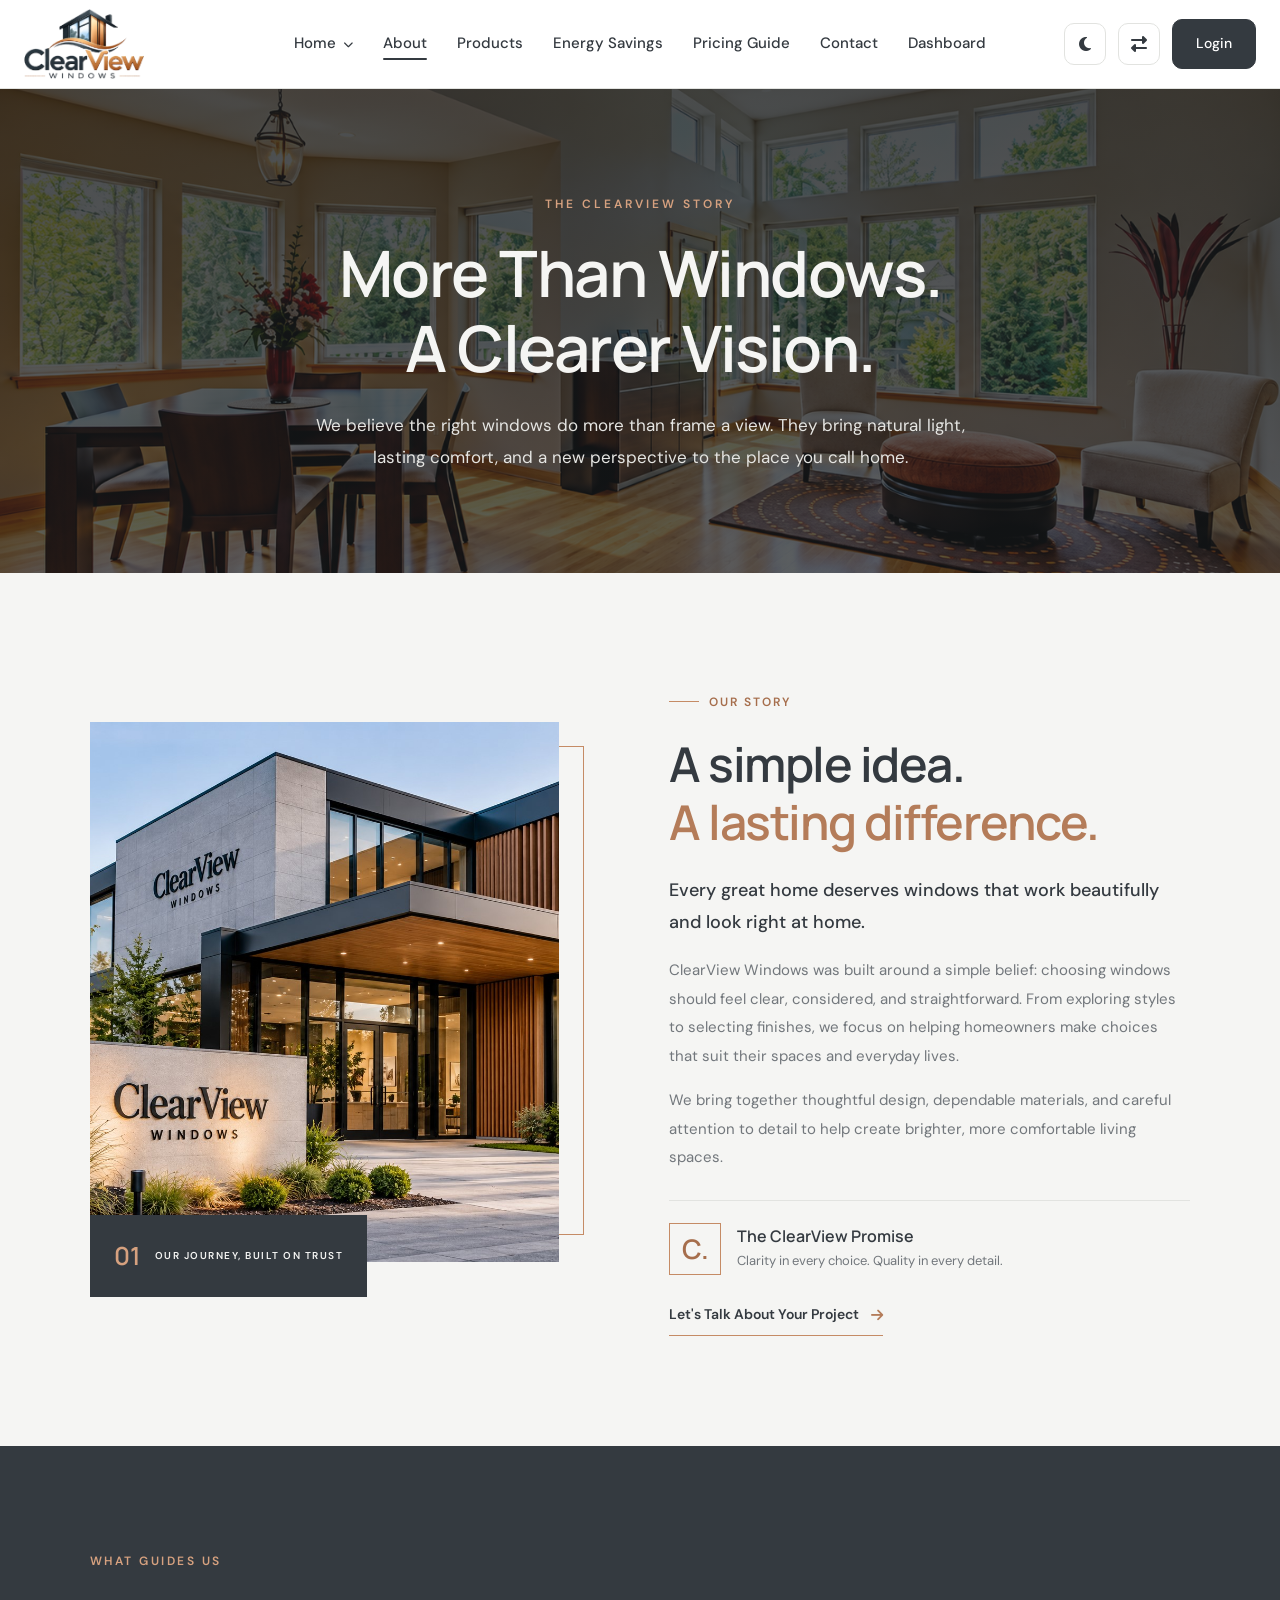
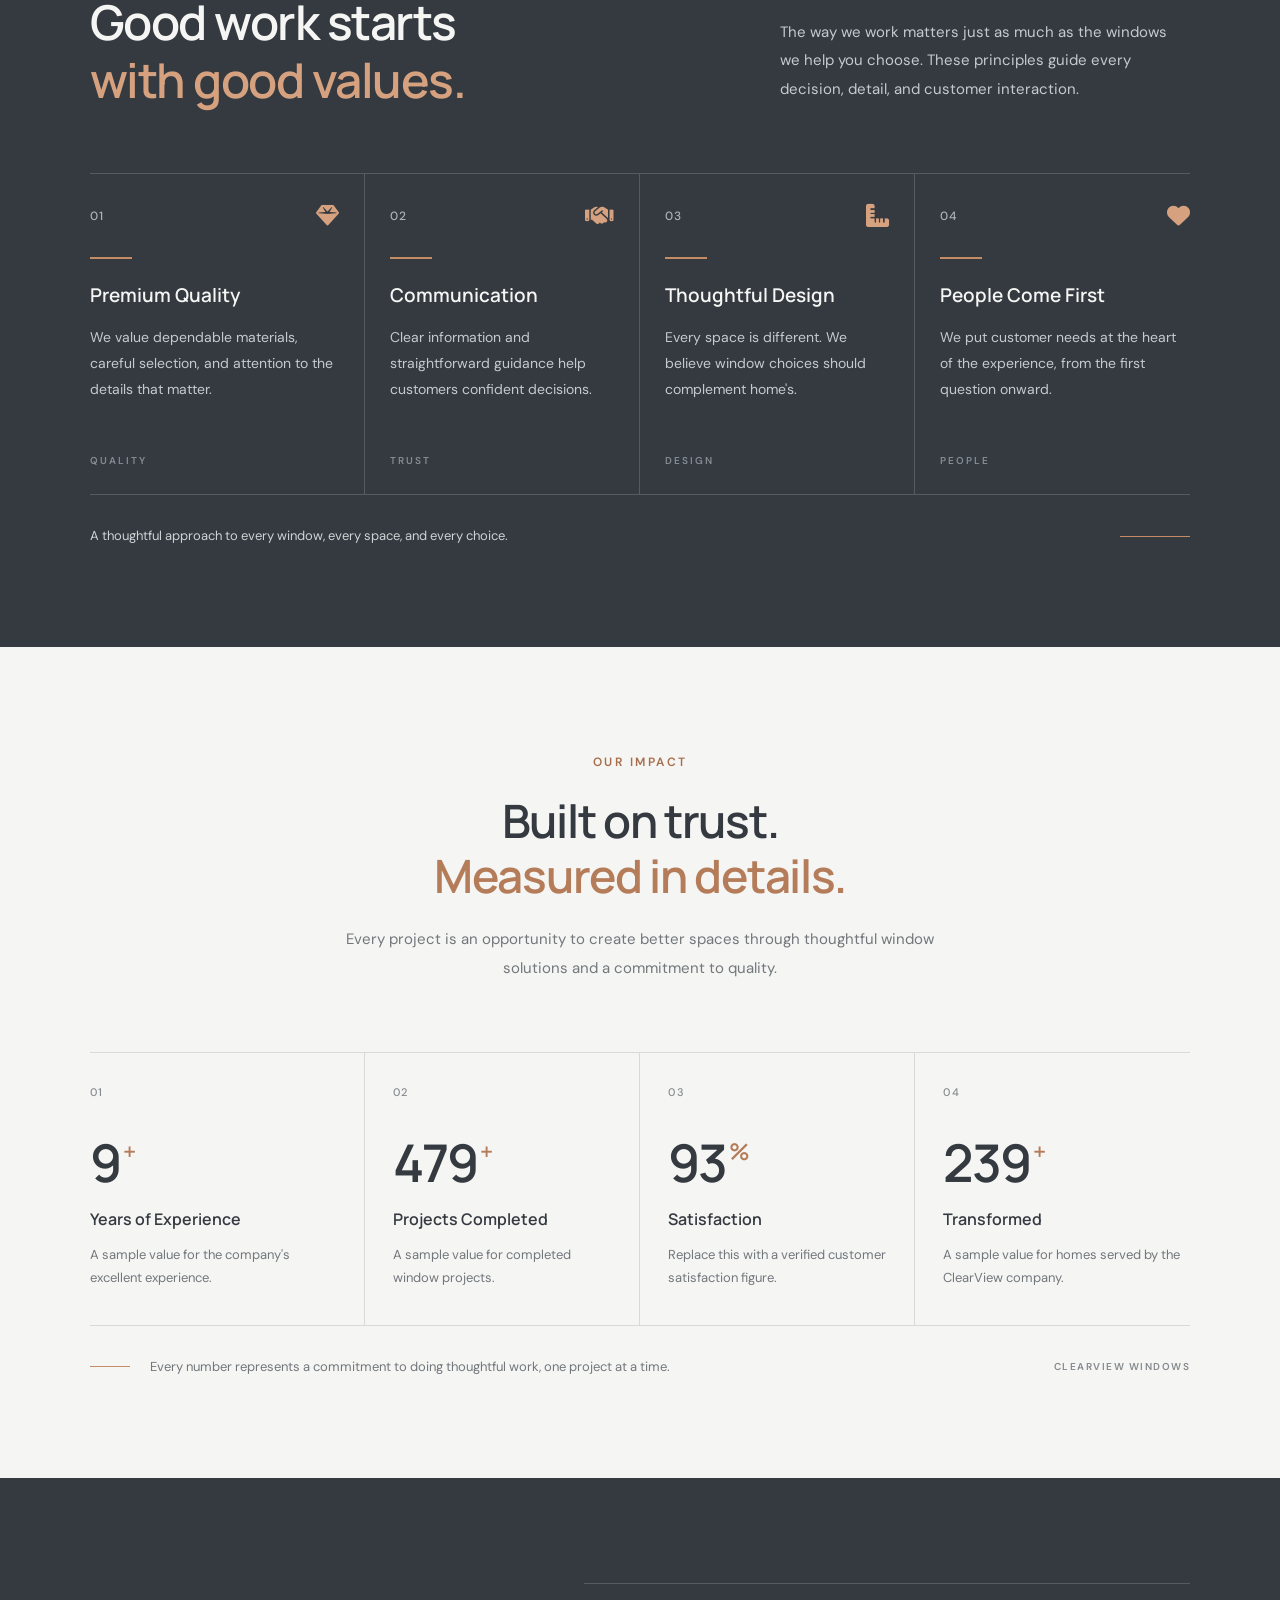
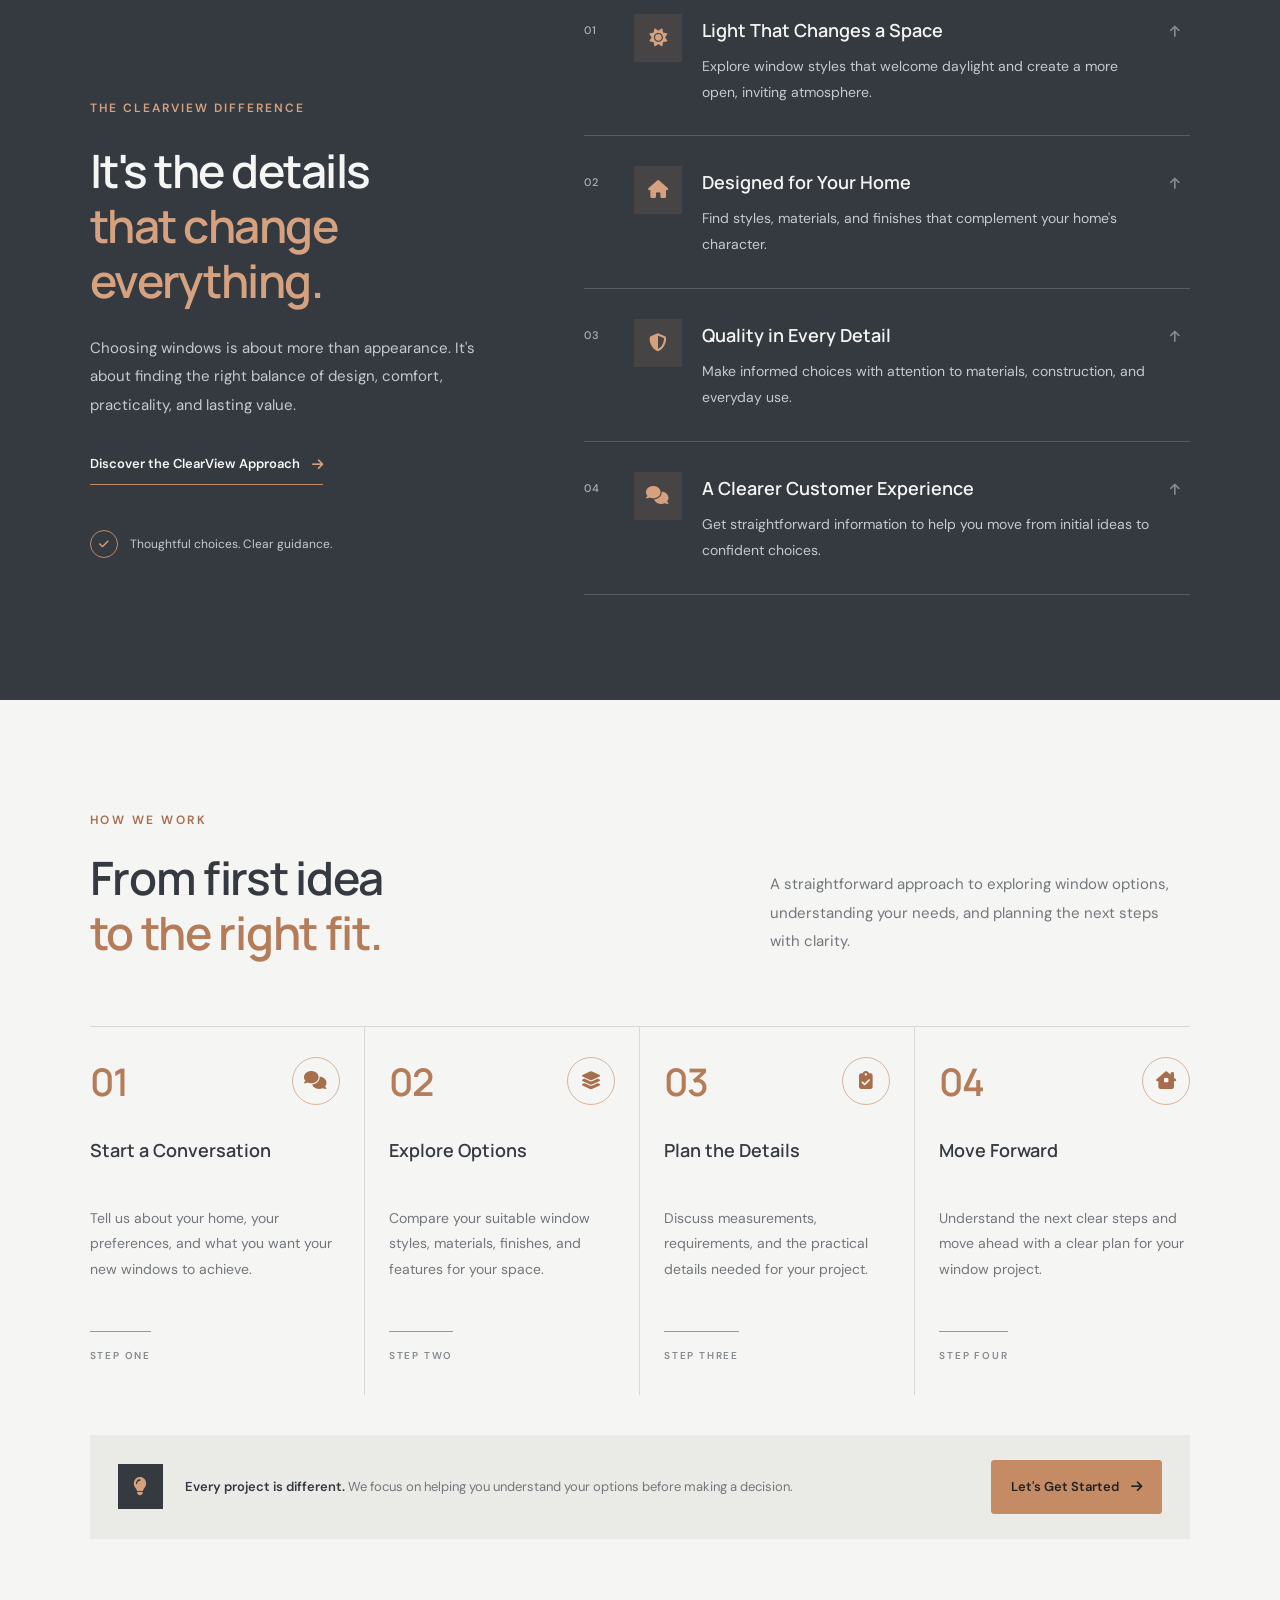
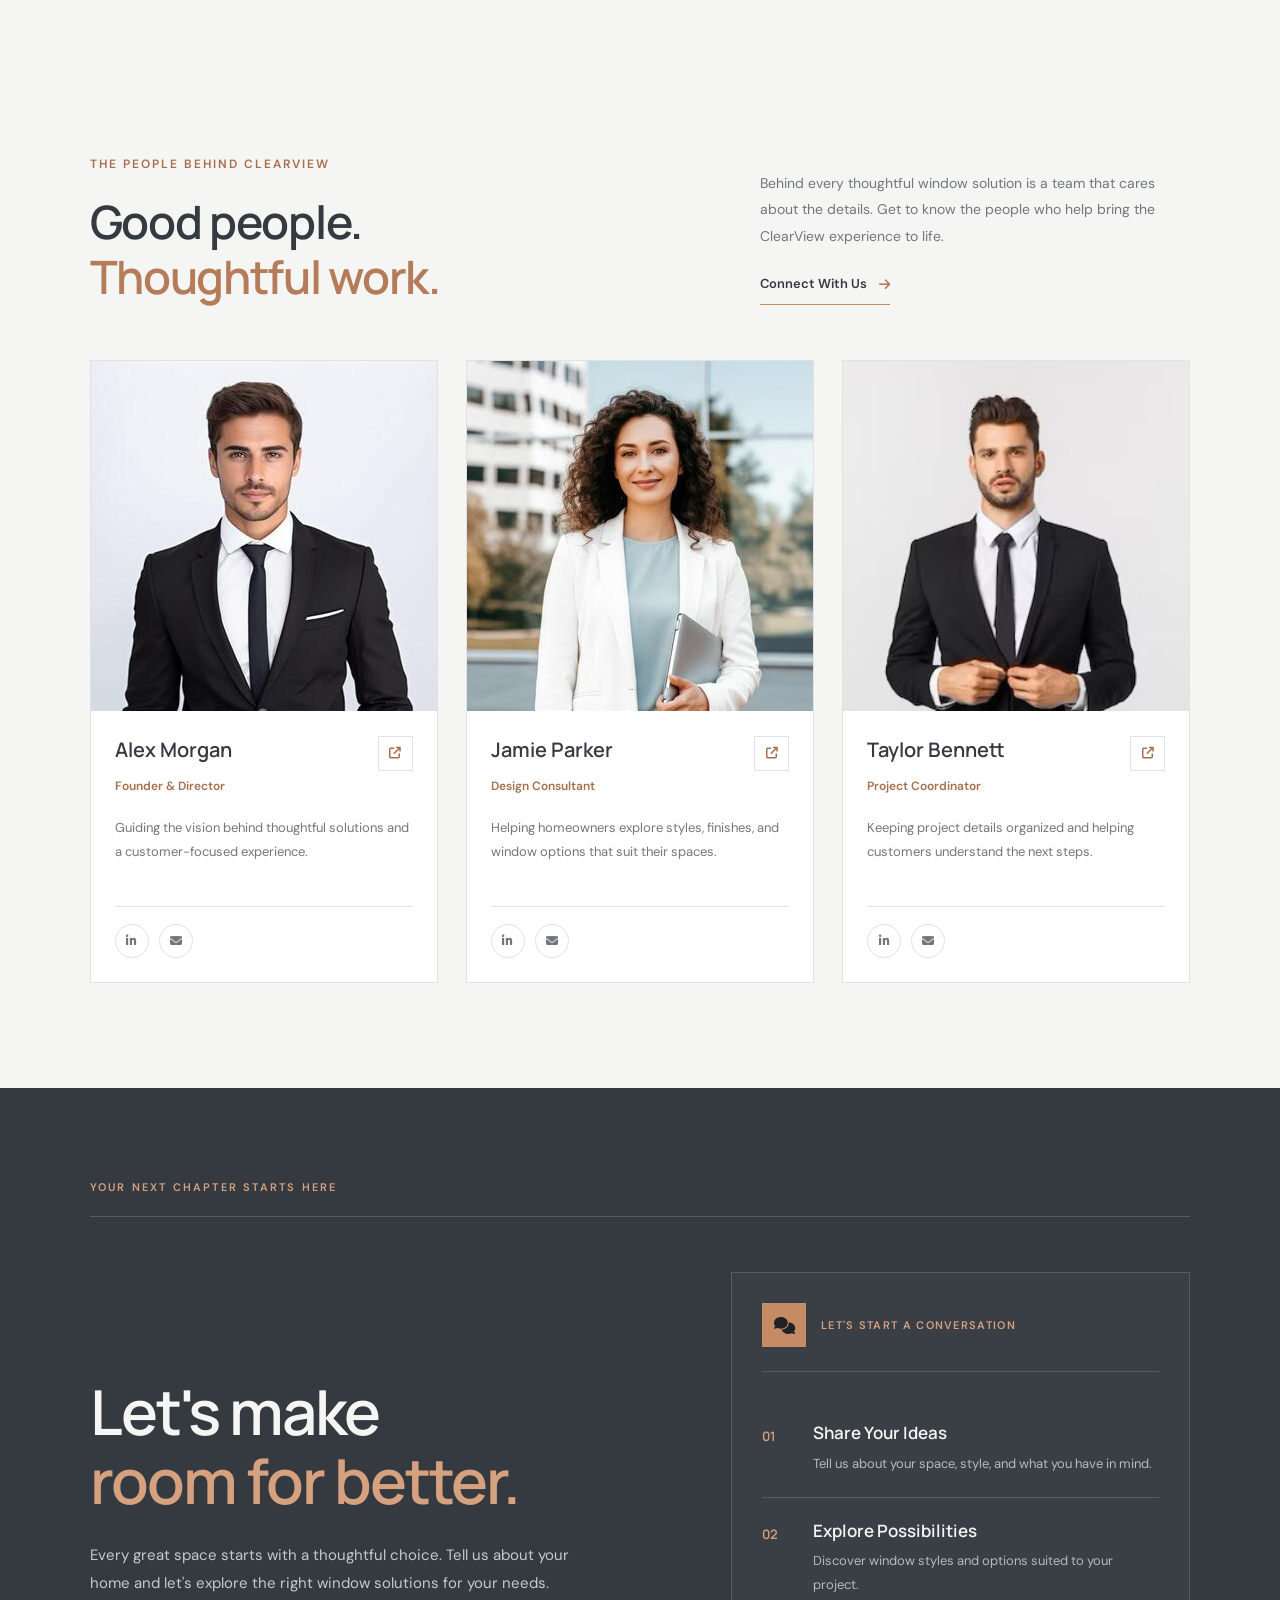
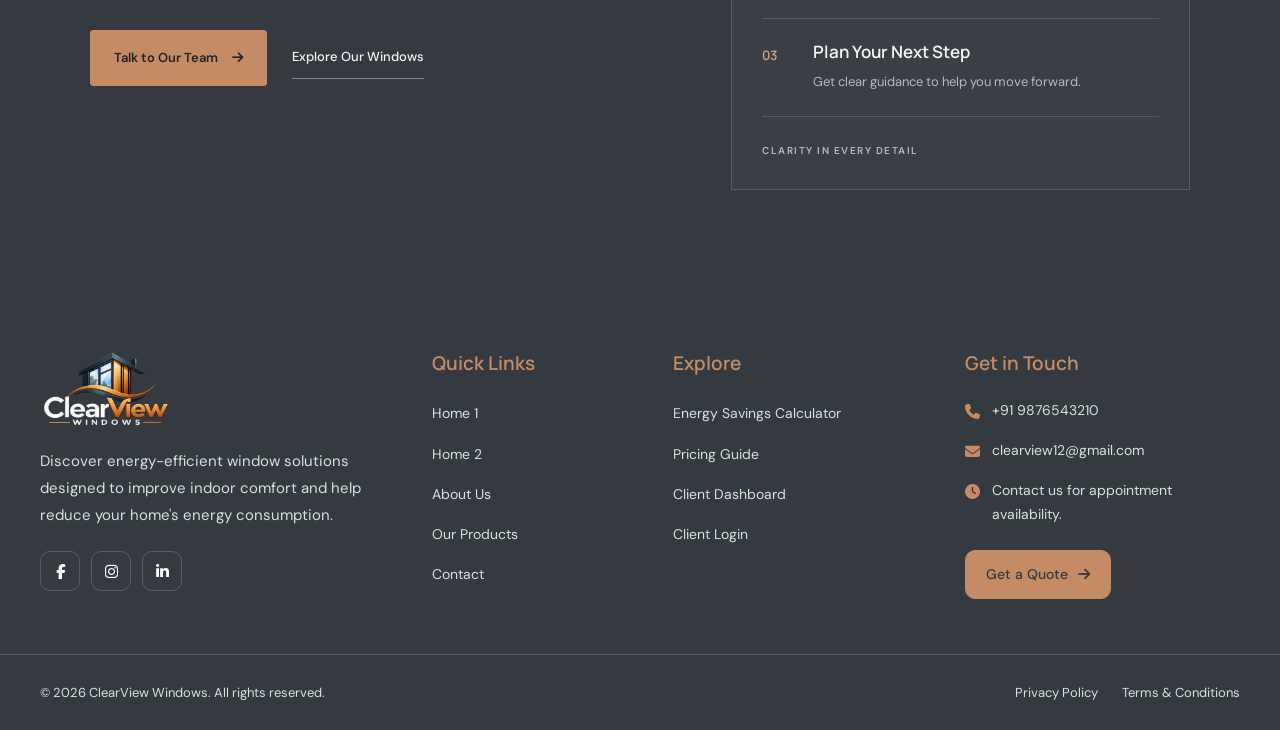
<file: about.html>
<!DOCTYPE html>
<html lang="en">

<head>
    <meta charset="UTF-8">
    <meta name="viewport" content="width=device-width, initial-scale=1.0">

    <title>ClearView Windows</title>

    <meta name="description"
        content="Explore energy-efficient window replacement solutions, window styles, energy savings and pricing with ClearView Windows.">

    <!-- Favicon -->
    <link rel="icon" type="image/png" href="images/favicon.png">

    <!-- Google Fonts: Manrope + DM Sans -->
    <link rel="preconnect" href="https://fonts.googleapis.com">
    <link rel="preconnect" href="https://fonts.gstatic.com" crossorigin>

    <link
        href="https://fonts.googleapis.com/css2?family=DM+Sans:wght@400;500;600&family=Manrope:wght@400;500;600;700&display=swap"
        rel="stylesheet">

    <!-- Font Awesome -->
    <link rel="stylesheet" href="https://cdnjs.cloudflare.com/ajax/libs/font-awesome/6.7.2/css/all.min.css">

    <!-- Main CSS -->
    <link rel="stylesheet" href="css/style.css">

</head>

<body>


    <!-- ================= HEADER ================= -->
    <header class="cv-header" id="cvHeader">
        <div class="cv-header-container">

            <!-- Logo - Left Edge -->
            <a href="index.html" class="cv-logo" aria-label="ClearView Windows Home">
                <img src="images/logo.png" alt="ClearView Windows">
            </a>

            <!-- Desktop Navigation - Center -->
            <nav class="cv-desktop-nav" aria-label="Main navigation">
                <ul class="cv-nav-list">

                    <li class="cv-nav-item cv-home-dropdown">
                        <a href="index.html" class="cv-nav-link">
                            <span class="cv-nav-label">Home</span>
                            <i class="fa-solid fa-chevron-down cv-dropdown-icon"></i>
                        </a>

                        <ul class="cv-dropdown-menu">
                            <li><a href="index.html"><span class="cv-nav-label">Home 1</span></a></li>
                            <li><a href="home-2.html"><span class="cv-nav-label">Home 2</span></a></li>
                        </ul>
                    </li>

                    <li class="cv-nav-item">
                        <a href="about.html" class="cv-nav-link"><span class="cv-nav-label">About</span></a>
                    </li>

                    <li class="cv-nav-item">
                        <a href="products.html" class="cv-nav-link"><span class="cv-nav-label">Products</span></a>
                    </li>

                    <li class="cv-nav-item">
                        <a href="energy-savings-calculator.html" class="cv-nav-link"><span class="cv-nav-label">Energy
                                Savings</span></a>
                    </li>

                    <li class="cv-nav-item">
                        <a href="pricing-guide.html" class="cv-nav-link">
                            <span class="cv-nav-label">Pricing Guide</span>
                        </a>
                    </li>

                    <li class="cv-nav-item">
                        <a href="contact.html" class="cv-nav-link"><span class="cv-nav-label">Contact</span></a>
                    </li>

                    <li class="cv-nav-item">
                        <a href="dashboard.html" class="cv-nav-link"><span class="cv-nav-label">Dashboard</span></a>
                    </li>

                </ul>
            </nav>

            <!-- Desktop Controls - Right Edge -->
            <div class="cv-desktop-controls">

                <button class="cv-icon-toggle" id="cvDesktopTheme" type="button" aria-label="Enable dark mode"
                    aria-pressed="false" title="Dark mode">
                    <i class="fa-solid fa-moon"></i>
                </button>

                <button class="cv-icon-toggle" id="cvDesktopRTL" type="button" aria-label="Enable RTL mode"
                    aria-pressed="false" title="RTL mode">
                    <i class="fa-solid fa-right-left"></i>
                </button>

                <a href="login.html" class="cv-login-btn">Login</a>

            </div>

            <!-- Mobile / Tablet Menu Toggle -->
            <button class="cv-menu-toggle" id="cvMenuToggle" type="button" aria-label="Open navigation menu"
                aria-expanded="false" aria-controls="cvMobilePanel">
                <span></span>
                <span></span>
                <span></span>
            </button>

        </div>

        <!-- Mobile / Tablet Navigation Panel -->
        <div class="cv-mobile-panel" id="cvMobilePanel">

            <nav class="cv-mobile-nav" aria-label="Mobile navigation">
                <ul class="cv-mobile-nav-list">

                    <li class="cv-mobile-home">
                        <div class="cv-mobile-home-row">
                            <a href="index.html"><span class="cv-nav-label">Home</span></a>

                            <button class="cv-submenu-toggle" id="cvSubmenuToggle" type="button"
                                aria-label="Toggle Home submenu" aria-expanded="false">
                                <i class="fa-solid fa-chevron-down"></i>
                            </button>
                        </div>

                        <ul class="cv-mobile-submenu" id="cvHomeSubmenu">
                            <li><a href="index.html"><span class="cv-nav-label">Home 1</span></a></li>
                            <li><a href="home-2.html"><span class="cv-nav-label">Home 2</span></a></li>
                        </ul>
                    </li>

                    <li><a href="about.html"><span class="cv-nav-label">About</span></a></li>
                    <li><a href="products.html"><span class="cv-nav-label">Products</span></a></li>
                    <li>
                        <a href="energy-savings-calculator.html">
                            <span class="cv-nav-label">Energy Savings Calculator</span>
                        </a>
                    </li>
                    <li><a href="pricing-guide.html"><span class="cv-nav-label">Pricing Guide</span></a></li>
                    <li><a href="contact.html"><span class="cv-nav-label">Contact</span></a></li>
                    <li><a href="dashboard.html"><span class="cv-nav-label">Dashboard</span></a></li>

                </ul>
            </nav>

            <!-- Mobile Controls Inside Menu -->
            <div class="cv-mobile-controls">

                <button class="cv-mobile-control-btn" id="cvMobileTheme" type="button" aria-pressed="false">
                    <i class="fa-solid fa-moon"></i>
                    <span>Dark Mode</span>
                </button>

                <button class="cv-mobile-control-btn" id="cvMobileRTL" type="button" aria-pressed="false">
                    <i class="fa-solid fa-right-left"></i>
                    <span>RTL Mode</span>
                </button>

                <a href="login.html" class="cv-mobile-login-btn">
                    <i class="fa-solid fa-user"></i>
                    Login
                </a>

            </div>

        </div>
    </header>


    <!-- ==========================
     ABOUT PAGE HERO
=========================== -->
    <section class="cv-inner-hero cv-about-hero">
        <div class="cv-inner-hero-overlay"></div>

        <div class="cv-inner-hero-content">
            <span class="cv-inner-hero-label">
                THE CLEARVIEW STORY
            </span>

            <h1>More Than Windows.<br> A Clearer Vision.</h1>

            <p>
                We believe the right windows do more than frame a view.
                They bring natural light, lasting comfort, and a new
                perspective to the place you call home.
            </p>
        </div>
    </section>

    <!-- ==========================
     SECTION 2: OUR STORY
=========================== -->
    <section class="cv-about-story" id="our-story">
        <div class="cv-about-story-inner">

            <!-- Left Image -->
            <div class="cv-about-story-visual">

                <div class="cv-about-story-image">
                    <img src="images/about-our-story.jpg"
                        alt="Beautiful modern home with large energy-efficient windows" loading="lazy">
                </div>

                <div class="cv-about-story-image-caption">
                    <span class="cv-about-story-caption-number">01</span>
                    <span>OUR JOURNEY, BUILT ON TRUST</span>
                </div>

                <div class="cv-about-story-outline"></div>
            </div>

            <!-- Right Content -->
            <div class="cv-about-story-content">

                <span class="cv-about-story-label">
                    <span></span>
                    OUR STORY
                </span>

                <h2>
                    A simple idea.
                    <span>A lasting difference.</span>
                </h2>

                <p class="cv-about-story-intro">
                    Every great home deserves windows that work beautifully
                    and look right at home.
                </p>

                <p class="cv-about-story-description">
                    ClearView Windows was built around a simple belief:
                    choosing windows should feel clear, considered, and
                    straightforward. From exploring styles to selecting
                    finishes, we focus on helping homeowners make choices
                    that suit their spaces and everyday lives.
                </p>

                <p class="cv-about-story-description">
                    We bring together thoughtful design, dependable
                    materials, and careful attention to detail to help
                    create brighter, more comfortable living spaces.
                </p>

                <div class="cv-about-story-divider"></div>

                <div class="cv-about-story-signature">
                    <div class="cv-about-story-signature-mark">C.</div>

                    <div class="cv-about-story-signature-text">
                        <h3>The ClearView Promise</h3>
                        <p>Clarity in every choice. Quality in every detail.</p>
                    </div>
                </div>

                <a href="contact.html" class="cv-about-story-link">
                    Let's Talk About Your Project
                    <i class="fas fa-arrow-right"></i>
                </a>

            </div>
        </div>
    </section>

    <!-- ==========================
     SECTION 3: OUR VALUES
=========================== -->
    <section class="cv-about-values" id="our-values">
        <div class="cv-about-values-inner">

            <div class="cv-about-values-header">
                <div class="cv-about-values-heading">
                    <span class="cv-about-values-label">
                        WHAT GUIDES US
                    </span>

                    <h2>
                        Good work starts
                        <span>with good values.</span>
                    </h2>
                </div>

                <p class="cv-about-values-intro">
                    The way we work matters just as much as the windows
                    we help you choose. These principles guide every
                    decision, detail, and customer interaction.
                </p>
            </div>

            <div class="cv-about-values-grid">

                <!-- Value 1 -->
                <article class="cv-about-value">
                    <div class="cv-about-value-top">
                        <span class="cv-about-value-number">01</span>
                        <i class="fas fa-gem"></i>
                    </div>

                    <div class="cv-about-value-line"></div>

                    <h3>Premium Quality</h3>

                    <p>
                        We value dependable materials, careful selection,
                        and attention to the details that matter.
                    </p>

                    <span class="cv-about-value-word">QUALITY</span>
                </article>

                <!-- Value 2 -->
                <article class="cv-about-value">
                    <div class="cv-about-value-top">
                        <span class="cv-about-value-number">02</span>
                        <i class="fas fa-handshake"></i>
                    </div>

                    <div class="cv-about-value-line"></div>

                    <h3>Communication</h3>

                    <p>
                        Clear information and straightforward guidance
                        help customers confident decisions.
                    </p>

                    <span class="cv-about-value-word">TRUST</span>
                </article>

                <!-- Value 3 -->
                <article class="cv-about-value">
                    <div class="cv-about-value-top">
                        <span class="cv-about-value-number">03</span>
                        <i class="fas fa-ruler-combined"></i>
                    </div>

                    <div class="cv-about-value-line"></div>

                    <h3>Thoughtful Design</h3>

                    <p>
                        Every space is different. We believe window
                        choices should complement home's.
                    </p>

                    <span class="cv-about-value-word">DESIGN</span>
                </article>

                <!-- Value 4 -->
                <article class="cv-about-value">
                    <div class="cv-about-value-top">
                        <span class="cv-about-value-number">04</span>
                        <i class="fas fa-heart"></i>
                    </div>

                    <div class="cv-about-value-line"></div>

                    <h3>People Come First</h3>

                    <p>
                        We put customer needs at the heart of the
                        experience, from the first question onward.
                    </p>

                    <span class="cv-about-value-word">PEOPLE</span>
                </article>

            </div>

            <div class="cv-about-values-footer">

                <p>
                    A thoughtful approach to every window,
                    every space, and every choice.
                </p>

                <span class="cv-about-values-footer-line"></span>
            </div>

        </div>
    </section>

    <!-- ==========================
     SECTION 4: STATS
=========================== -->
    <section class="cv-about-stats" id="our-impact">
        <div class="cv-about-stats-inner">

            <div class="cv-about-stats-header">
                <span class="cv-about-stats-label">OUR IMPACT</span>

                <h2>
                    Built on trust.
                    <span>Measured in details.</span>
                </h2>

                <p>
                    Every project is an opportunity to create better
                    spaces through thoughtful window solutions and
                    a commitment to quality.
                </p>
            </div>

            <div class="cv-about-stats-grid">

                <div class="cv-about-stat">
                    <span class="cv-about-stat-index">01</span>

                    <div class="cv-about-stat-number">
                        <span data-count="10">0</span><sup>+</sup>
                    </div>

                    <h3>Years of Experience</h3>

                    <p>
                        A sample value for the company's excellent experience.
                    </p>
                </div>

                <div class="cv-about-stat">
                    <span class="cv-about-stat-index">02</span>

                    <div class="cv-about-stat-number">
                        <span data-count="500">0</span><sup>+</sup>
                    </div>

                    <h3>Projects Completed</h3>

                    <p>
                        A sample value for completed window projects.
                    </p>
                </div>

                <div class="cv-about-stat">
                    <span class="cv-about-stat-index">03</span>

                    <div class="cv-about-stat-number">
                        <span data-count="98">0</span><sup>%</sup>
                    </div>

                    <h3>Satisfaction</h3>

                    <p>
                        Replace this with a verified customer satisfaction figure.
                    </p>
                </div>

                <div class="cv-about-stat">
                    <span class="cv-about-stat-index">04</span>

                    <div class="cv-about-stat-number">
                        <span data-count="250">0</span><sup>+</sup>
                    </div>

                    <h3>Transformed</h3>

                    <p>
                        A sample value for homes served by the ClearView company.
                    </p>
                </div>

            </div>

            <div class="cv-about-stats-footer">
                <span class="cv-about-stats-footer-line"></span>

                <p>
                    Every number represents a commitment to doing
                    thoughtful work, one project at a time.
                </p>

                <span class="cv-about-stats-footer-label">
                    CLEARVIEW WINDOWS
                </span>
            </div>

        </div>
    </section>

    <!-- ==========================
     SECTION 5: WHY CLEARVIEW
=========================== -->
    <section class="cv-about-unique" id="why-clearview">
        <div class="cv-about-unique-inner">

            <!-- Left Introduction -->
            <div class="cv-about-unique-intro">

                <span class="cv-about-unique-label">
                    THE CLEARVIEW DIFFERENCE
                </span>

                <h2>
                    It's the details
                    <span>that change everything.</span>
                </h2>

                <p>
                    Choosing windows is about more than appearance.
                    It's about finding the right balance of design,
                    comfort, practicality, and lasting value.
                </p>

                <a href="contact.html" class="cv-about-unique-link">
                    Discover the ClearView Approach
                    <i class="fas fa-arrow-right"></i>
                </a>

                <div class="cv-about-unique-note">
                    <span class="cv-about-unique-note-icon">
                        <i class="fas fa-check"></i>
                    </span>
                    <span>Thoughtful choices. Clear guidance.</span>
                </div>

            </div>

            <!-- Right Feature List -->
            <div class="cv-about-unique-list">

                <article class="cv-about-unique-item">
                    <span class="cv-about-unique-number">01</span>

                    <div class="cv-about-unique-icon">
                        <i class="fas fa-sun"></i>
                    </div>

                    <div class="cv-about-unique-text">
                        <h3>Light That Changes a Space</h3>
                        <p>
                            Explore window styles that welcome daylight
                            and create a more open, inviting atmosphere.
                        </p>
                    </div>

                    <span class="cv-about-unique-arrow">
                        <i class="fas fa-arrow-up"></i>
                    </span>
                </article>

                <article class="cv-about-unique-item">
                    <span class="cv-about-unique-number">02</span>

                    <div class="cv-about-unique-icon">
                        <i class="fas fa-house"></i>
                    </div>

                    <div class="cv-about-unique-text">
                        <h3>Designed for Your Home</h3>
                        <p>
                            Find styles, materials, and finishes that
                            complement your home's character.
                        </p>
                    </div>

                    <span class="cv-about-unique-arrow">
                        <i class="fas fa-arrow-up"></i>
                    </span>
                </article>

                <article class="cv-about-unique-item">
                    <span class="cv-about-unique-number">03</span>

                    <div class="cv-about-unique-icon">
                        <i class="fas fa-shield-halved"></i>
                    </div>

                    <div class="cv-about-unique-text">
                        <h3>Quality in Every Detail</h3>
                        <p>
                            Make informed choices with attention to
                            materials, construction, and everyday use.
                        </p>
                    </div>

                    <span class="cv-about-unique-arrow">
                        <i class="fas fa-arrow-up"></i>
                    </span>
                </article>

                <article class="cv-about-unique-item">
                    <span class="cv-about-unique-number">04</span>

                    <div class="cv-about-unique-icon">
                        <i class="fas fa-comments"></i>
                    </div>

                    <div class="cv-about-unique-text">
                        <h3>A Clearer Customer Experience</h3>
                        <p>
                            Get straightforward information to help you
                            move from initial ideas to confident choices.
                        </p>
                    </div>

                    <span class="cv-about-unique-arrow">
                        <i class="fas fa-arrow-up"></i>
                    </span>
                </article>

            </div>
        </div>
    </section>

    <!-- ==========================
     SECTION 6: OUR PROCESS
=========================== -->
    <section class="cv-about-process" id="our-process">
        <div class="cv-about-process-inner">

            <!-- Section Header -->
            <div class="cv-about-process-header">
                <div>
                    <span class="cv-about-process-label">
                        HOW WE WORK
                    </span>

                    <h2>
                        From first idea
                        <span>to the right fit.</span>
                    </h2>
                </div>

                <p>
                    A straightforward approach to exploring window options,
                    understanding your needs, and planning the next steps
                    with clarity.
                </p>
            </div>

            <!-- Process Steps -->
            <div class="cv-about-process-track">

                <!-- Step 1 -->
                <article class="cv-about-process-step">
                    <div class="cv-about-process-step-top">
                        <span class="cv-about-process-number">01</span>

                        <span class="cv-about-process-icon">
                            <i class="fas fa-comments"></i>
                        </span>
                    </div>

                    <h3>Start a Conversation</h3>

                    <p>
                        Tell us about your home, your preferences,
                        and what you want your new windows to achieve.
                    </p>

                    <span class="cv-about-process-duration">
                        STEP ONE
                    </span>
                </article>

                <!-- Step 2 -->
                <article class="cv-about-process-step">
                    <div class="cv-about-process-step-top">
                        <span class="cv-about-process-number">02</span>

                        <span class="cv-about-process-icon">
                            <i class="fas fa-layer-group"></i>
                        </span>
                    </div>

                    <h3>Explore Options</h3>

                    <p>
                        Compare your suitable window styles, materials, finishes,
                        and features for your space.
                    </p>

                    <span class="cv-about-process-duration">
                        STEP TWO
                    </span>
                </article>

                <!-- Step 3 -->
                <article class="cv-about-process-step">
                    <div class="cv-about-process-step-top">
                        <span class="cv-about-process-number">03</span>

                        <span class="cv-about-process-icon">
                            <i class="fas fa-clipboard-check"></i>
                        </span>
                    </div>

                    <h3>Plan the Details</h3>

                    <p>
                        Discuss measurements, requirements, and the
                        practical details needed for your project.
                    </p>

                    <span class="cv-about-process-duration">
                        STEP THREE
                    </span>
                </article>

                <!-- Step 4 -->
                <article class="cv-about-process-step">
                    <div class="cv-about-process-step-top">
                        <span class="cv-about-process-number">04</span>

                        <span class="cv-about-process-icon">
                            <i class="fas fa-house-chimney-window"></i>
                        </span>
                    </div>

                    <h3>Move Forward</h3>

                    <p>
                        Understand the next clear steps and move ahead
                        with a clear plan for your window project.
                    </p>

                    <span class="cv-about-process-duration">
                        STEP FOUR
                    </span>
                </article>

            </div>

            <!-- Bottom Information -->
            <div class="cv-about-process-footer">
                <div class="cv-about-process-footer-icon">
                    <i class="fas fa-lightbulb"></i>
                </div>

                <p>
                    <strong>Every project is different.</strong>
                    We focus on helping you understand your options
                    before making a decision.
                </p>

                <a href="contact.html" class="cv-about-process-cta">
                    Let's Get Started
                    <i class="fas fa-arrow-right"></i>
                </a>
            </div>

        </div>
    </section>

    <!-- ==========================
     SECTION 7: OUR TEAM
=========================== -->
    <section class="cv-about-team" id="our-team">
        <div class="cv-about-team-inner">

            <!-- Header -->
            <div class="cv-about-team-header">
                <div class="cv-about-team-heading">
                    <span class="cv-about-team-label">
                        THE PEOPLE BEHIND CLEARVIEW
                    </span>

                    <h2>
                        Good people.
                        <span>Thoughtful work.</span>
                    </h2>
                </div>

                <div class="cv-about-team-intro">
                    <p>
                        Behind every thoughtful window solution is a team
                        that cares about the details. Get to know the people
                        who help bring the ClearView experience to life.
                    </p>

                    <a href="contact.html" class="cv-about-team-contact">
                        Connect With Us
                        <i class="fas fa-arrow-right"></i>
                    </a>
                </div>
            </div>

            <!-- Team Profiles -->
            <div class="cv-about-team-grid">

                <!-- Team Member 1 -->
                <article class="cv-about-team-card">
                    <div class="cv-about-team-photo">
                        <img src="images/about-team-member-1.jpg" alt="ClearView Windows leadership team member"
                            loading="lazy">

                    </div>

                    <div class="cv-about-team-info">
                        <div class="cv-about-team-name-row">
                            <div>
                                <h3>Alex Morgan</h3>
                                <span class="cv-about-team-role">
                                    Founder & Director
                                </span>
                            </div>

                            <span class="cv-about-team-member-icon">
                                <i class="fas fa-arrow-up-right-from-square"></i>
                            </span>
                        </div>

                        <p>
                            Guiding the vision behind thoughtful
                            solutions and a customer-focused experience.
                        </p>

                        <div class="cv-about-team-socials">
                            <a href="#" aria-label="LinkedIn profile">
                                <i class="fab fa-linkedin-in"></i>
                            </a>

                            <a href="#" aria-label="Email team member">
                                <i class="fas fa-envelope"></i>
                            </a>
                        </div>
                    </div>
                </article>

                <!-- Team Member 2 -->
                <article class="cv-about-team-card">
                    <div class="cv-about-team-photo">
                        <img src="images/about-team-member-2.jpg" alt="ClearView Windows design team member"
                            loading="lazy">
                    </div>

                    <div class="cv-about-team-info">
                        <div class="cv-about-team-name-row">
                            <div>
                                <h3>Jamie Parker</h3>
                                <span class="cv-about-team-role">
                                    Design Consultant
                                </span>
                            </div>

                            <span class="cv-about-team-member-icon">
                                <i class="fas fa-arrow-up-right-from-square"></i>
                            </span>
                        </div>

                        <p>
                            Helping homeowners explore styles, finishes,
                            and window options that suit their spaces.
                        </p>

                        <div class="cv-about-team-socials">
                            <a href="#" aria-label="LinkedIn profile">
                                <i class="fab fa-linkedin-in"></i>
                            </a>

                            <a href="#" aria-label="Email team member">
                                <i class="fas fa-envelope"></i>
                            </a>
                        </div>
                    </div>
                </article>

                <!-- Team Member 3 -->
                <article class="cv-about-team-card">
                    <div class="cv-about-team-photo">
                        <img src="images/about-team-member-3.jpg" alt="ClearView Windows project team member"
                            loading="lazy">
                    </div>

                    <div class="cv-about-team-info">
                        <div class="cv-about-team-name-row">
                            <div>
                                <h3>Taylor Bennett</h3>
                                <span class="cv-about-team-role">
                                    Project Coordinator
                                </span>
                            </div>

                            <span class="cv-about-team-member-icon">
                                <i class="fas fa-arrow-up-right-from-square"></i>
                            </span>
                        </div>

                        <p>
                            Keeping project details organized and helping
                            customers understand the next steps.
                        </p>

                        <div class="cv-about-team-socials">
                            <a href="#" aria-label="LinkedIn profile">
                                <i class="fab fa-linkedin-in"></i>
                            </a>

                            <a href="#" aria-label="Email team member">
                                <i class="fas fa-envelope"></i>
                            </a>
                        </div>
                    </div>
                </article>

            </div>

        </div>
    </section>

    <!-- ==========================
     SECTION 8: FINAL CTA
=========================== -->
    <section class="cv-about-final" id="about-contact">
        <div class="cv-about-final-inner">

            <!-- Top label -->
            <div class="cv-about-final-top">
                <span class="cv-about-final-label">
                    YOUR NEXT CHAPTER STARTS HERE
                </span>
            </div>

            <!-- Main content -->
            <div class="cv-about-final-main">

                <div class="cv-about-final-heading">
                    <h2>
                        Let's make
                        <span>room for better.</span>
                    </h2>

                    <p>
                        Every great space starts with a thoughtful choice.
                        Tell us about your home and let's explore the right
                        window solutions for your needs.
                    </p>

                    <div class="cv-about-final-actions">
                        <a href="contact.html" class="cv-about-final-primary">
                            Talk to Our Team
                            <i class="fas fa-arrow-right"></i>
                        </a>

                        <a href="home-2.html#collections" class="cv-about-final-secondary">
                            Explore Our Windows
                        </a>
                    </div>
                </div>

                <!-- Right information panel -->
                <div class="cv-about-final-panel">

                    <div class="cv-about-final-panel-heading">
                        <span class="cv-about-final-panel-icon">
                            <i class="fas fa-comments"></i>
                        </span>

                        <span>LET'S START A CONVERSATION</span>
                    </div>

                    <div class="cv-about-final-detail">
                        <span class="cv-about-final-detail-number">01</span>

                        <div>
                            <h3>Share Your Ideas</h3>
                            <p>
                                Tell us about your space, style,
                                and what you have in mind.
                            </p>
                        </div>
                    </div>

                    <div class="cv-about-final-detail">
                        <span class="cv-about-final-detail-number">02</span>

                        <div>
                            <h3>Explore Possibilities</h3>
                            <p>
                                Discover window styles and options
                                suited to your project.
                            </p>
                        </div>
                    </div>

                    <div class="cv-about-final-detail">
                        <span class="cv-about-final-detail-number">03</span>

                        <div>
                            <h3>Plan Your Next Step</h3>
                            <p>
                                Get clear guidance to help you move forward.
                            </p>
                        </div>
                    </div>

                    <div class="cv-about-final-panel-footer">
                        <span>CLARITY IN EVERY DETAIL</span>
                    </div>

                </div>

            </div>

        </div>
    </section>

    <!-- ================= FOOTER ================= -->
    <footer class="cv-footer">

        <div class="cv-footer-main">
            <div class="cv-footer-container">

                <!-- Brand -->
                <div class="cv-footer-brand">
                    <a href="index.html" class="cv-footer-logo">
                        <img src="images/logo-white.png" alt="ClearView Windows">
                    </a>

                    <p class="cv-footer-description">
                        Discover energy-efficient window solutions
                        designed to improve indoor comfort and help
                        reduce your home's energy consumption.
                    </p>

                    <div class="cv-footer-socials">
                        <a href="#" aria-label="Facebook">
                            <i class="fa-brands fa-facebook-f"></i>
                        </a>
                        <a href="#" aria-label="Instagram">
                            <i class="fa-brands fa-instagram"></i>
                        </a>
                        <a href="#" aria-label="LinkedIn">
                            <i class="fa-brands fa-linkedin-in"></i>
                        </a>
                    </div>
                </div>

                <!-- Quick Links -->
                <div class="cv-footer-column">
                    <h3>Quick Links</h3>
                    <ul>
                        <li><a href="index.html">Home 1</a></li>
                        <li><a href="home-2.html">Home 2</a></li>
                        <li><a href="about.html">About Us</a></li>
                        <li><a href="products.html">Our Products</a></li>
                        <li><a href="contact.html">Contact</a></li>
                    </ul>
                </div>

                <!-- Our Services -->
                <div class="cv-footer-column">
                    <h3>Explore</h3>
                    <ul>
                        <li>
                            <a href="energy-savings-calculator.html">
                                Energy Savings Calculator
                            </a>
                        </li>
                        <li>
                            <a href="pricing-guide.html">Pricing Guide</a>
                        </li>
                        <li>
                            <a href="dashboard.html">Client Dashboard</a>
                        </li>
                        <li>
                            <a href="login.html">Client Login</a>
                        </li>
                    </ul>
                </div>

                <!-- Contact -->
                <div class="cv-footer-column cv-footer-contact">
                    <h3>Get in Touch</h3>

                    <p>
                        <i class="fa-solid fa-phone"></i>
                        <a href="tel:+10000000000">+91 9876543210</a>
                    </p>

                    <p>
                        <i class="fa-solid fa-envelope"></i>
                        <a href="mailto:info@example.com">
                            clearview12@gmail.com
                        </a>
                    </p>

                    <p>
                        <i class="fa-solid fa-clock"></i>
                        <span>Contact us for appointment availability.</span>
                    </p>

                    <a href="contact.html" class="cv-footer-cta">
                        Get a Quote
                        <i class="fa-solid fa-arrow-right"></i>
                    </a>
                </div>

            </div>
        </div>

        <!-- Footer Bottom -->
        <div class="cv-footer-bottom">
            <div class="cv-footer-bottom-container">

                <p>
                    &copy; <span id="cvCopyrightYear"></span>
                    ClearView Windows. All rights reserved.
                </p>

                <div class="cv-footer-legal">
                    <a href="#">Privacy Policy</a>
                    <a href="#">Terms & Conditions</a>
                </div>

            </div>
        </div>

    </footer>
    <!-- =============== END FOOTER =============== -->


    <script src="js/main.js"></script>

</body>

</html>
</file>
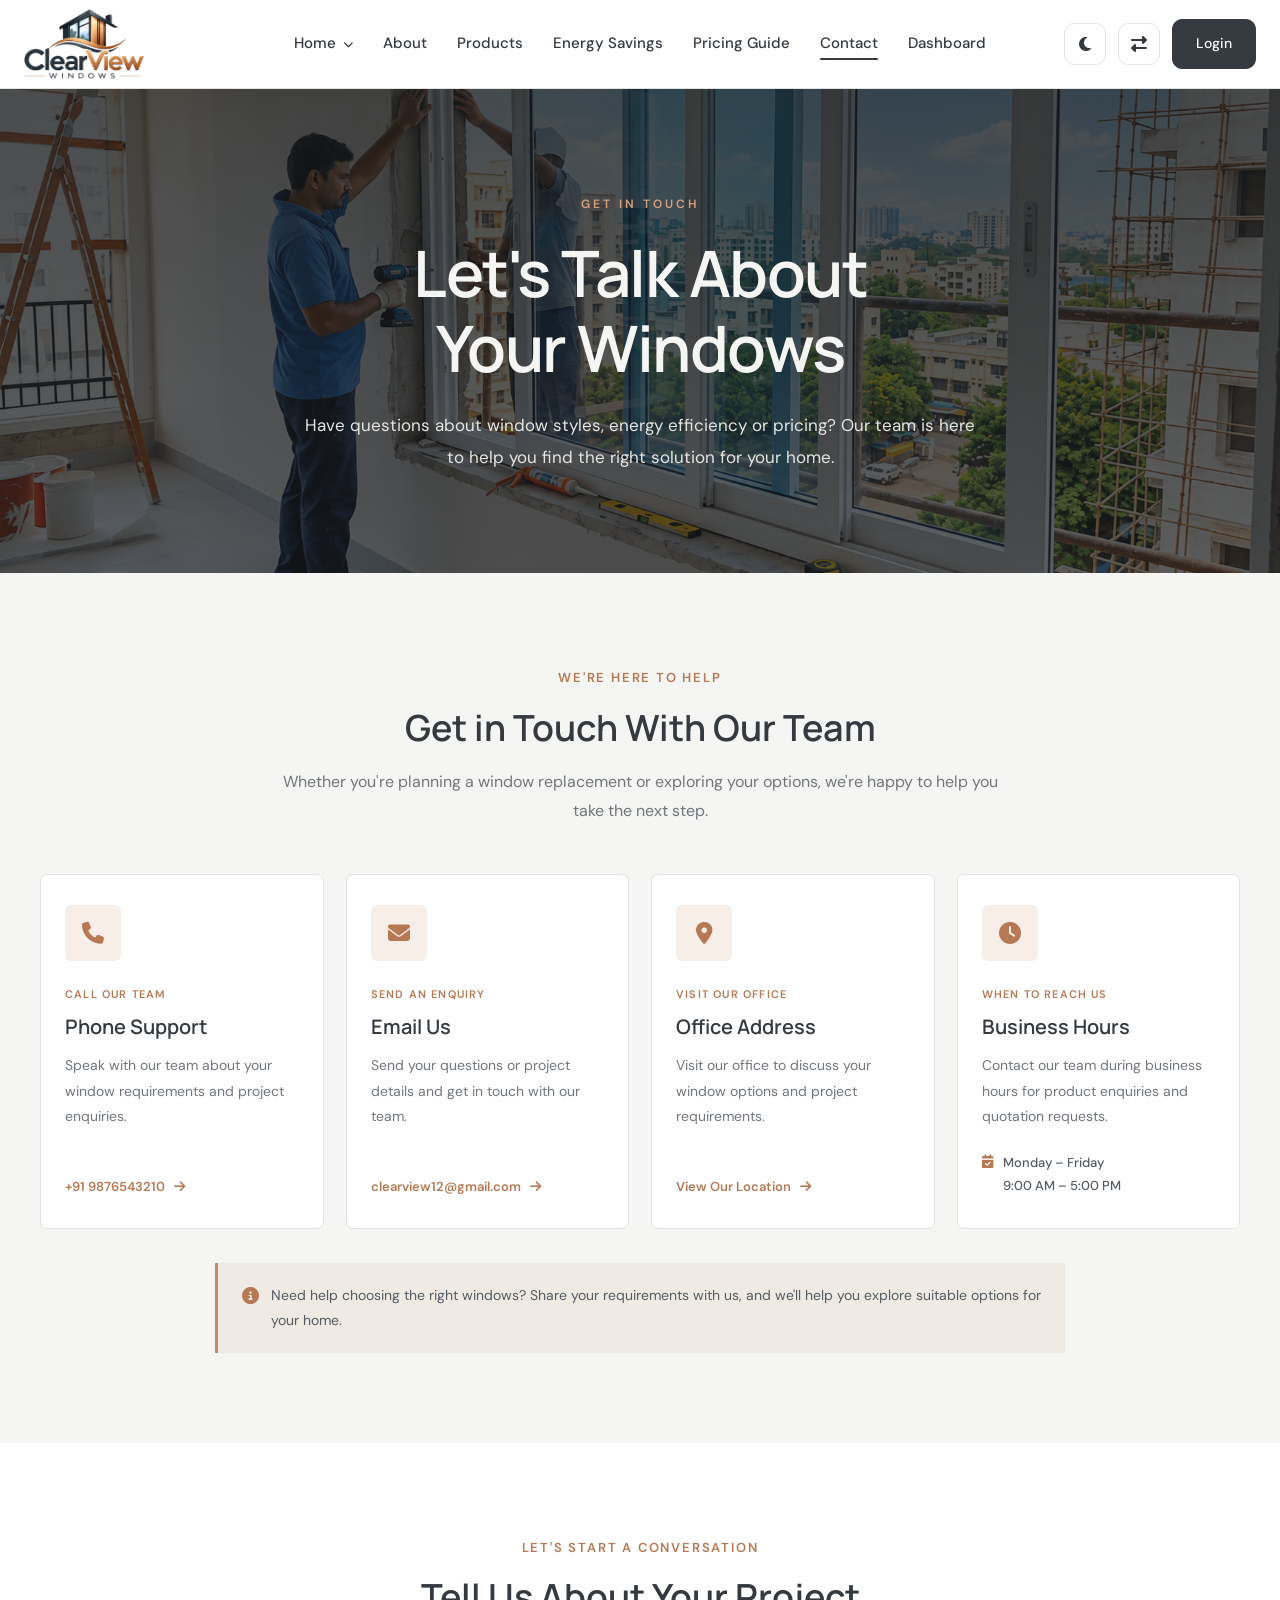
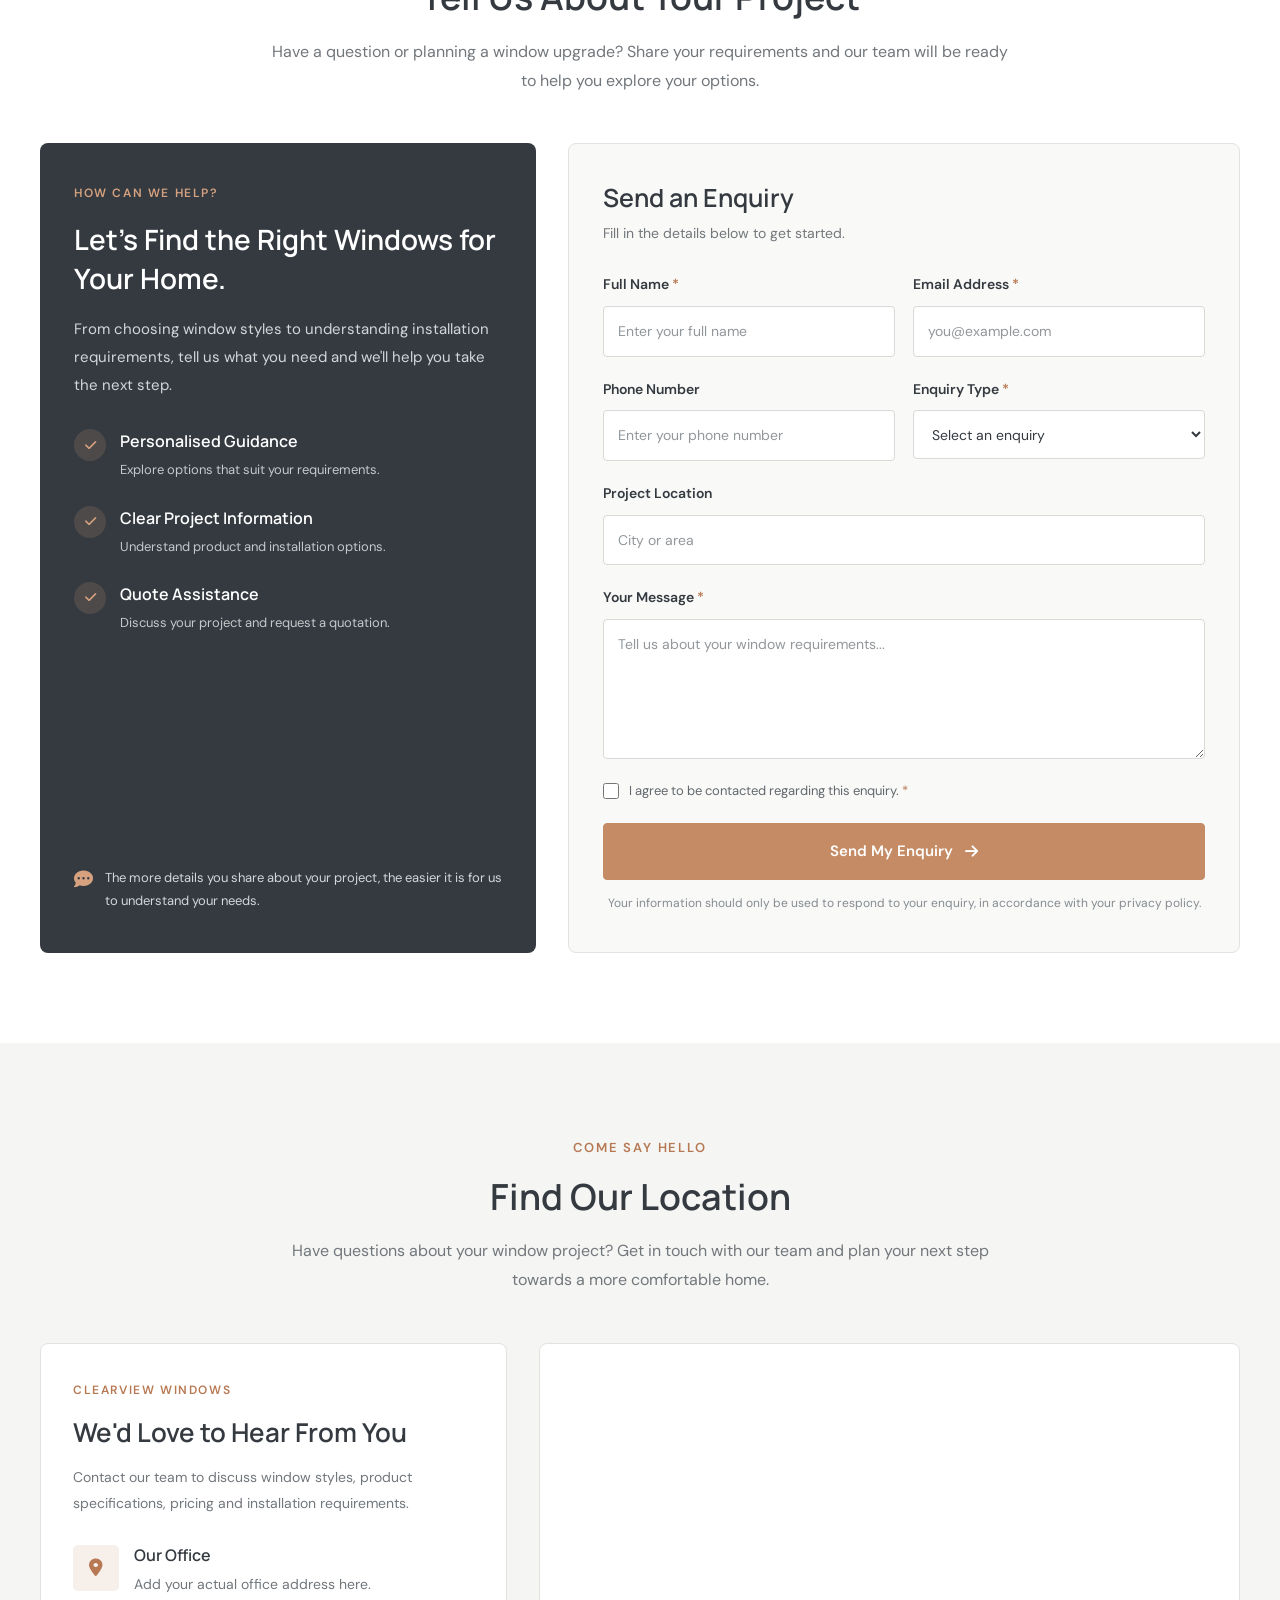
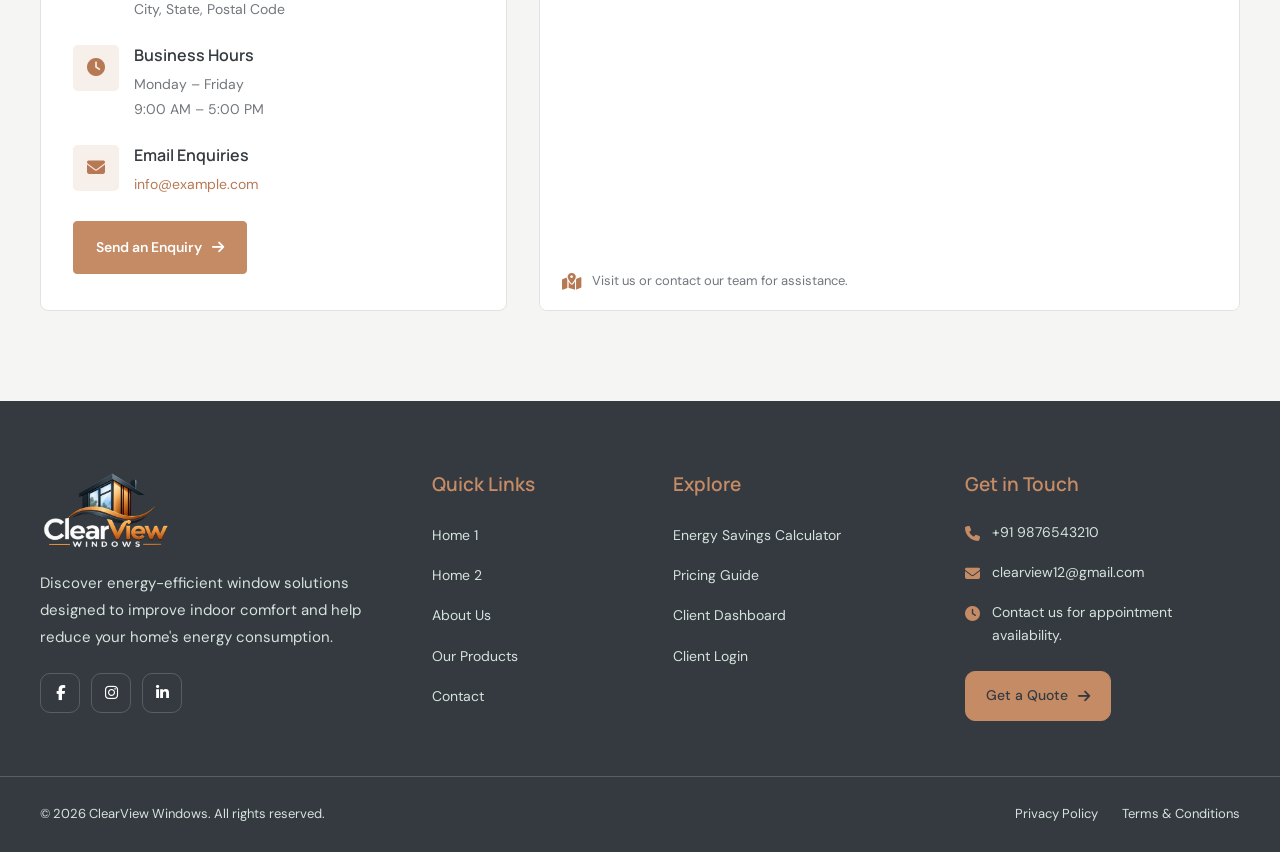
<file: contact.html>
<!DOCTYPE html>
<html lang="en">

<head>
    <meta charset="UTF-8">
    <meta name="viewport" content="width=device-width, initial-scale=1.0">

    <title>ClearView Windows</title>

    <meta name="description"
        content="Explore energy-efficient window replacement solutions, window styles, energy savings and pricing with ClearView Windows.">

    <!-- Favicon -->
    <link rel="icon" type="image/png" href="images/favicon.png">

    <!-- Google Fonts: Manrope + DM Sans -->
    <link rel="preconnect" href="https://fonts.googleapis.com">
    <link rel="preconnect" href="https://fonts.gstatic.com" crossorigin>

    <link
        href="https://fonts.googleapis.com/css2?family=DM+Sans:wght@400;500;600&family=Manrope:wght@400;500;600;700&display=swap"
        rel="stylesheet">

    <!-- Font Awesome -->
    <link rel="stylesheet" href="https://cdnjs.cloudflare.com/ajax/libs/font-awesome/6.7.2/css/all.min.css">

    <!-- Main CSS -->
    <link rel="stylesheet" href="css/style.css">

</head>

<body>


    <!-- ================= HEADER ================= -->
    <header class="cv-header" id="cvHeader">
        <div class="cv-header-container">

            <!-- Logo - Left Edge -->
            <a href="index.html" class="cv-logo" aria-label="ClearView Windows Home">
                <img src="images/logo.png" alt="ClearView Windows">
            </a>

            <!-- Desktop Navigation - Center -->
            <nav class="cv-desktop-nav" aria-label="Main navigation">
                <ul class="cv-nav-list">

                    <li class="cv-nav-item cv-home-dropdown">
                        <a href="index.html" class="cv-nav-link">
                            <span class="cv-nav-label">Home</span>
                            <i class="fa-solid fa-chevron-down cv-dropdown-icon"></i>
                        </a>

                        <ul class="cv-dropdown-menu">
                            <li><a href="index.html"><span class="cv-nav-label">Home 1</span></a></li>
                            <li><a href="home-2.html"><span class="cv-nav-label">Home 2</span></a></li>
                        </ul>
                    </li>

                    <li class="cv-nav-item">
                        <a href="about.html" class="cv-nav-link"><span class="cv-nav-label">About</span></a>
                    </li>

                    <li class="cv-nav-item">
                        <a href="products.html" class="cv-nav-link"><span class="cv-nav-label">Products</span></a>
                    </li>

                    <li class="cv-nav-item">
                        <a href="energy-savings-calculator.html" class="cv-nav-link"><span class="cv-nav-label">Energy
                                Savings</span></a>
                    </li>

                    <li class="cv-nav-item">
                        <a href="pricing-guide.html" class="cv-nav-link">
                            <span class="cv-nav-label">Pricing Guide</span>
                        </a>
                    </li>

                    <li class="cv-nav-item">
                        <a href="contact.html" class="cv-nav-link"><span class="cv-nav-label">Contact</span></a>
                    </li>

                    <li class="cv-nav-item">
                        <a href="dashboard.html" class="cv-nav-link"><span class="cv-nav-label">Dashboard</span></a>
                    </li>

                </ul>
            </nav>

            <!-- Desktop Controls - Right Edge -->
            <div class="cv-desktop-controls">

                <button class="cv-icon-toggle" id="cvDesktopTheme" type="button" aria-label="Enable dark mode"
                    aria-pressed="false" title="Dark mode">
                    <i class="fa-solid fa-moon"></i>
                </button>

                <button class="cv-icon-toggle" id="cvDesktopRTL" type="button" aria-label="Enable RTL mode"
                    aria-pressed="false" title="RTL mode">
                    <i class="fa-solid fa-right-left"></i>
                </button>

                <a href="login.html" class="cv-login-btn">Login</a>

            </div>

            <!-- Mobile / Tablet Menu Toggle -->
            <button class="cv-menu-toggle" id="cvMenuToggle" type="button" aria-label="Open navigation menu"
                aria-expanded="false" aria-controls="cvMobilePanel">
                <span></span>
                <span></span>
                <span></span>
            </button>

        </div>

        <!-- Mobile / Tablet Navigation Panel -->
        <div class="cv-mobile-panel" id="cvMobilePanel">

            <nav class="cv-mobile-nav" aria-label="Mobile navigation">
                <ul class="cv-mobile-nav-list">

                    <li class="cv-mobile-home">
                        <div class="cv-mobile-home-row">
                            <a href="index.html"><span class="cv-nav-label">Home</span></a>

                            <button class="cv-submenu-toggle" id="cvSubmenuToggle" type="button"
                                aria-label="Toggle Home submenu" aria-expanded="false">
                                <i class="fa-solid fa-chevron-down"></i>
                            </button>
                        </div>

                        <ul class="cv-mobile-submenu" id="cvHomeSubmenu">
                            <li><a href="index.html"><span class="cv-nav-label">Home 1</span></a></li>
                            <li><a href="home-2.html"><span class="cv-nav-label">Home 2</span></a></li>
                        </ul>
                    </li>

                    <li><a href="about.html"><span class="cv-nav-label">About</span></a></li>
                    <li><a href="products.html"><span class="cv-nav-label">Products</span></a></li>
                    <li>
                        <a href="energy-savings-calculator.html">
                            <span class="cv-nav-label">Energy Savings Calculator</span>
                        </a>
                    </li>
                    <li><a href="pricing-guide.html"><span class="cv-nav-label">Pricing Guide</span></a></li>
                    <li><a href="contact.html"><span class="cv-nav-label">Contact</span></a></li>
                    <li><a href="dashboard.html"><span class="cv-nav-label">Dashboard</span></a></li>

                </ul>
            </nav>

            <!-- Mobile Controls Inside Menu -->
            <div class="cv-mobile-controls">

                <button class="cv-mobile-control-btn" id="cvMobileTheme" type="button" aria-pressed="false">
                    <i class="fa-solid fa-moon"></i>
                    <span>Dark Mode</span>
                </button>

                <button class="cv-mobile-control-btn" id="cvMobileRTL" type="button" aria-pressed="false">
                    <i class="fa-solid fa-right-left"></i>
                    <span>RTL Mode</span>
                </button>

                <a href="login.html" class="cv-mobile-login-btn">
                    <i class="fa-solid fa-user"></i>
                    Login
                </a>

            </div>

        </div>
    </header>


    <!-- ==========================
     ABOUT PAGE HERO
=========================== -->
    <section class="cv-inner-hero cv-contact-hero">
        <div class="cv-inner-hero-overlay"></div>

        <div class="cv-inner-hero-content">
            <span class="cv-inner-hero-label">
                GET IN TOUCH
            </span>

            <h1>Let's Talk About<br> Your Windows</h1>

            <p>
                Have questions about window styles, energy efficiency or pricing? Our team is here to help you find the
                right solution for your home.
            </p>
        </div>
    </section>

    <!-- Contact Information Section -->
    <section class="cv-contact-info" id="contact-information">
        <div class="cv-contact-info-container">

            <div class="cv-contact-info-heading">
                <span class="cv-contact-info-eyebrow">
                    WE'RE HERE TO HELP
                </span>

                <h2>Get in Touch With Our Team</h2>

                <p>
                    Whether you're planning a window replacement or
                    exploring your options, we're happy to help you
                    take the next step.
                </p>
            </div>

            <div class="cv-contact-info-grid">

                <!-- Phone Card -->
                <article class="cv-contact-info-card">
                    <div class="cv-contact-info-icon">
                        <i class="fas fa-phone"></i>
                    </div>

                    <span class="cv-contact-info-label">
                        CALL OUR TEAM
                    </span>

                    <h3>Phone Support</h3>

                    <p>
                        Speak with our team about your window requirements
                        and project enquiries.
                    </p>

                    <a href="tel:+910000000000" class="cv-contact-info-link">
                        +91 9876543210
                        <i class="fas fa-arrow-right"></i>
                    </a>
                </article>

                <!-- Email Card -->
                <article class="cv-contact-info-card">
                    <div class="cv-contact-info-icon">
                        <i class="fas fa-envelope"></i>
                    </div>

                    <span class="cv-contact-info-label">
                        SEND AN ENQUIRY
                    </span>

                    <h3>Email Us</h3>

                    <p>
                        Send your questions or project details and
                        get in touch with our team.
                    </p>

                    <a href="mailto:info@example.com" class="cv-contact-info-link">
                        clearview12@gmail.com
                        <i class="fas fa-arrow-right"></i>
                    </a>
                </article>

                <!-- Address Card -->
                <article class="cv-contact-info-card">
                    <div class="cv-contact-info-icon">
                        <i class="fas fa-map-marker-alt"></i>
                    </div>

                    <span class="cv-contact-info-label">
                        VISIT OUR OFFICE
                    </span>

                    <h3>Office Address</h3>

                    <p>
                        Visit our office to discuss your window options
                        and project requirements.
                    </p>

                    <a href="#cv-contact-location" class="cv-contact-info-link">
                        View Our Location
                        <i class="fas fa-arrow-right"></i>
                    </a>
                </article>

                <!-- Business Hours Card -->
                <article class="cv-contact-info-card">
                    <div class="cv-contact-info-icon">
                        <i class="fas fa-clock"></i>
                    </div>

                    <span class="cv-contact-info-label">
                        WHEN TO REACH US
                    </span>

                    <h3>Business Hours</h3>

                    <p>
                        Contact our team during business hours for
                        product enquiries and quotation requests.
                    </p>

                    <div class="cv-contact-info-hours">
                        <i class="fas fa-calendar-check"></i>
                        <span>Monday – Friday<br>9:00 AM – 5:00 PM</span>
                    </div>
                </article>

            </div>

            <div class="cv-contact-info-bottom">
                <i class="fas fa-info-circle"></i>
                <p>
                    Need help choosing the right windows? Share your
                    requirements with us, and we'll help you explore
                    suitable options for your home.
                </p>
            </div>

        </div>
    </section>

    <!-- Contact Form Section -->
    <section class="cv-contact-form-section" id="contact-form">
        <div class="cv-contact-form-container">

            <div class="cv-contact-form-heading">
                <span class="cv-contact-form-eyebrow">
                    LET'S START A CONVERSATION
                </span>

                <h2>Tell Us About Your Project</h2>

                <p>
                    Have a question or planning a window upgrade?
                    Share your requirements and our team will be ready
                    to help you explore your options.
                </p>
            </div>

            <div class="cv-contact-form-layout">

                <!-- Left Information Panel -->
                <div class="cv-contact-form-info">

                    <span class="cv-contact-form-info-label">
                        HOW CAN WE HELP?
                    </span>

                    <h3>Let's Find the Right Windows for Your Home.</h3>

                    <p>
                        From choosing window styles to understanding
                        installation requirements, tell us what you need
                        and we'll help you take the next step.
                    </p>

                    <div class="cv-contact-form-benefits">

                        <div class="cv-contact-form-benefit">
                            <span class="cv-contact-form-benefit-icon">
                                <i class="fas fa-check"></i>
                            </span>

                            <div>
                                <h4>Personalised Guidance</h4>
                                <p>Explore options that suit your requirements.</p>
                            </div>
                        </div>

                        <div class="cv-contact-form-benefit">
                            <span class="cv-contact-form-benefit-icon">
                                <i class="fas fa-check"></i>
                            </span>

                            <div>
                                <h4>Clear Project Information</h4>
                                <p>Understand product and installation options.</p>
                            </div>
                        </div>

                        <div class="cv-contact-form-benefit">
                            <span class="cv-contact-form-benefit-icon">
                                <i class="fas fa-check"></i>
                            </span>

                            <div>
                                <h4>Quote Assistance</h4>
                                <p>Discuss your project and request a quotation.</p>
                            </div>
                        </div>

                    </div>

                    <div class="cv-contact-form-info-bottom">
                        <i class="fas fa-comment-dots"></i>
                        <p>
                            The more details you share about your project,
                            the easier it is for us to understand your needs.
                        </p>
                    </div>

                </div>

                <!-- Right Contact Form -->
                <div class="cv-contact-form-card">

                    <div class="cv-contact-form-card-heading">
                        <h3>Send an Enquiry</h3>
                        <p>Fill in the details below to get started.</p>
                    </div>

                    <form id="cvContactEnquiryForm" class="cv-contact-enquiry-form">

                        <div class="cv-contact-form-row">

                            <div class="cv-contact-form-field">
                                <label for="cvContactName">
                                    Full Name <span>*</span>
                                </label>

                                <input type="text" id="cvContactName" name="name" placeholder="Enter your full name"
                                    autocomplete="name" required>
                            </div>

                            <div class="cv-contact-form-field">
                                <label for="cvContactEmail">
                                    Email Address <span>*</span>
                                </label>

                                <input type="email" id="cvContactEmail" name="email" placeholder="you@example.com"
                                    autocomplete="email" required>
                            </div>

                        </div>

                        <div class="cv-contact-form-row">

                            <div class="cv-contact-form-field">
                                <label for="cvContactPhone">
                                    Phone Number
                                </label>

                                <input type="tel" id="cvContactPhone" name="phone" placeholder="Enter your phone number"
                                    autocomplete="tel">
                            </div>

                            <div class="cv-contact-form-field">
                                <label for="cvContactSubject">
                                    Enquiry Type <span>*</span>
                                </label>

                                <select id="cvContactSubject" name="enquiry_type" required>

                                    <option value="" disabled selected>
                                        Select an enquiry
                                    </option>

                                    <option value="Window Replacement">
                                        Window Replacement
                                    </option>

                                    <option value="New Window Installation">
                                        New Window Installation
                                    </option>

                                    <option value="Product Information">
                                        Product Information
                                    </option>

                                    <option value="Pricing and Quotation">
                                        Pricing & Quotation
                                    </option>

                                    <option value="Energy Efficiency">
                                        Energy Efficiency
                                    </option>

                                    <option value="Other">
                                        Other Enquiry
                                    </option>

                                </select>
                            </div>

                        </div>

                        <div class="cv-contact-form-field">
                            <label for="cvContactLocation">
                                Project Location
                            </label>

                            <input type="text" id="cvContactLocation" name="location" placeholder="City or area">
                        </div>

                        <div class="cv-contact-form-field">
                            <label for="cvContactMessage">
                                Your Message <span>*</span>
                            </label>

                            <textarea id="cvContactMessage" name="message" rows="5"
                                placeholder="Tell us about your window requirements..." required></textarea>
                        </div>

                        <label class="cv-contact-form-consent">
                            <input type="checkbox" name="consent" required>

                            <span>
                                I agree to be contacted regarding this enquiry.
                                <span class="cv-contact-required">*</span>
                            </span>
                        </label>

                        <button type="submit" class="cv-contact-form-submit">
                            Send My Enquiry
                            <i class="fas fa-arrow-right"></i>
                        </button>

                        <p class="cv-contact-form-disclaimer">
                            Your information should only be used to respond
                            to your enquiry, in accordance with your privacy policy.
                        </p>

                        <div class="cv-contact-form-message" id="cvContactFormMessage" role="status" aria-live="polite">
                        </div>

                    </form>

                </div>

            </div>
        </div>
    </section>

    <!-- Contact Location Section -->
    <section class="cv-contact-location" id="cv-contact-location">
        <div class="cv-contact-location-container">

            <div class="cv-contact-location-heading">
                <span class="cv-contact-location-eyebrow">
                    COME SAY HELLO
                </span>

                <h2>Find Our Location</h2>

                <p>
                    Have questions about your window project?
                    Get in touch with our team and plan your next step
                    towards a more comfortable home.
                </p>
            </div>

            <div class="cv-contact-location-layout">

                <!-- Location Information -->
                <div class="cv-contact-location-info">

                    <span class="cv-contact-location-label">
                        CLEARVIEW WINDOWS
                    </span>

                    <h3>We'd Love to Hear From You</h3>

                    <p class="cv-contact-location-description">
                        Contact our team to discuss window styles,
                        product specifications, pricing and installation
                        requirements.
                    </p>

                    <div class="cv-contact-location-detail">
                        <div class="cv-contact-location-icon">
                            <i class="fas fa-map-marker-alt"></i>
                        </div>

                        <div>
                            <h4>Our Office</h4>
                            <p>
                                Add your actual office address here.
                                <br>
                                City, State, Postal Code
                            </p>
                        </div>
                    </div>

                    <div class="cv-contact-location-detail">
                        <div class="cv-contact-location-icon">
                            <i class="fas fa-clock"></i>
                        </div>

                        <div>
                            <h4>Business Hours</h4>
                            <p>
                                Monday – Friday<br>
                                9:00 AM – 5:00 PM
                            </p>
                        </div>
                    </div>

                    <div class="cv-contact-location-detail">
                        <div class="cv-contact-location-icon">
                            <i class="fas fa-envelope"></i>
                        </div>

                        <div>
                            <h4>Email Enquiries</h4>
                            <p>
                                <a href="mailto:info@example.com">
                                    info@example.com
                                </a>
                            </p>
                        </div>
                    </div>

                    <a href="contact.html#contact-form" class="cv-contact-location-btn">
                        Send an Enquiry
                        <i class="fas fa-arrow-right"></i>
                    </a>

                </div>

                <!-- Google Maps -->
                <div class="cv-contact-location-map">

                    <iframe
                        src="https://www.google.com/maps/embed?pb=!1m18!1m12!1m3!1d592697.0579587726!2d79.94195024400962!3d12.965979275081834!2m3!1f0!2f0!3f0!3m2!1i1024!2i768!4f13.1!3m3!1m2!1s0x3a5265ea4f7d3361%3A0x6e61a70b6863d433!2sChennai%2C%20Tamil%20Nadu!5e0!3m2!1sen!2sin!4v1791951217541!5m2!1sen!2sin"
                        width="600" height="450" style="border:0;" allowfullscreen="" loading="lazy"
                        referrerpolicy="strict-origin-when-cross-origin">
                    </iframe>

                    <div class="cv-contact-location-map-caption">
                        <i class="fas fa-map-marked-alt"></i>
                        <span>Visit us or contact our team for assistance.</span>
                    </div>

                </div>

            </div>
        </div>
    </section>

    <!-- ================= FOOTER ================= -->
    <footer class="cv-footer">

        <div class="cv-footer-main">
            <div class="cv-footer-container">

                <!-- Brand -->
                <div class="cv-footer-brand">
                    <a href="index.html" class="cv-footer-logo">
                        <img src="images/logo-white.png" alt="ClearView Windows">
                    </a>

                    <p class="cv-footer-description">
                        Discover energy-efficient window solutions
                        designed to improve indoor comfort and help
                        reduce your home's energy consumption.
                    </p>

                    <div class="cv-footer-socials">
                        <a href="#" aria-label="Facebook">
                            <i class="fa-brands fa-facebook-f"></i>
                        </a>
                        <a href="#" aria-label="Instagram">
                            <i class="fa-brands fa-instagram"></i>
                        </a>
                        <a href="#" aria-label="LinkedIn">
                            <i class="fa-brands fa-linkedin-in"></i>
                        </a>
                    </div>
                </div>

                <!-- Quick Links -->
                <div class="cv-footer-column">
                    <h3>Quick Links</h3>
                    <ul>
                        <li><a href="index.html">Home 1</a></li>
                        <li><a href="home-2.html">Home 2</a></li>
                        <li><a href="about.html">About Us</a></li>
                        <li><a href="products.html">Our Products</a></li>
                        <li><a href="contact.html">Contact</a></li>
                    </ul>
                </div>

                <!-- Our Services -->
                <div class="cv-footer-column">
                    <h3>Explore</h3>
                    <ul>
                        <li>
                            <a href="energy-savings-calculator.html">
                                Energy Savings Calculator
                            </a>
                        </li>
                        <li>
                            <a href="pricing-guide.html">Pricing Guide</a>
                        </li>
                        <li>
                            <a href="dashboard.html">Client Dashboard</a>
                        </li>
                        <li>
                            <a href="login.html">Client Login</a>
                        </li>
                    </ul>
                </div>

                <!-- Contact -->
                <div class="cv-footer-column cv-footer-contact">
                    <h3>Get in Touch</h3>

                    <p>
                        <i class="fa-solid fa-phone"></i>
                        <a href="tel:+10000000000">+91 9876543210</a>
                    </p>

                    <p>
                        <i class="fa-solid fa-envelope"></i>
                        <a href="mailto:info@example.com">
                            clearview12@gmail.com
                        </a>
                    </p>

                    <p>
                        <i class="fa-solid fa-clock"></i>
                        <span>Contact us for appointment availability.</span>
                    </p>

                    <a href="contact.html" class="cv-footer-cta">
                        Get a Quote
                        <i class="fa-solid fa-arrow-right"></i>
                    </a>
                </div>

            </div>
        </div>

        <!-- Footer Bottom -->
        <div class="cv-footer-bottom">
            <div class="cv-footer-bottom-container">

                <p>
                    &copy; <span id="cvCopyrightYear"></span>
                    ClearView Windows. All rights reserved.
                </p>

                <div class="cv-footer-legal">
                    <a href="#">Privacy Policy</a>
                    <a href="#">Terms & Conditions</a>
                </div>

            </div>
        </div>

    </footer>
    <!-- =============== END FOOTER =============== -->


    <script src="js/main.js"></script>

</body>

</html>
</file>
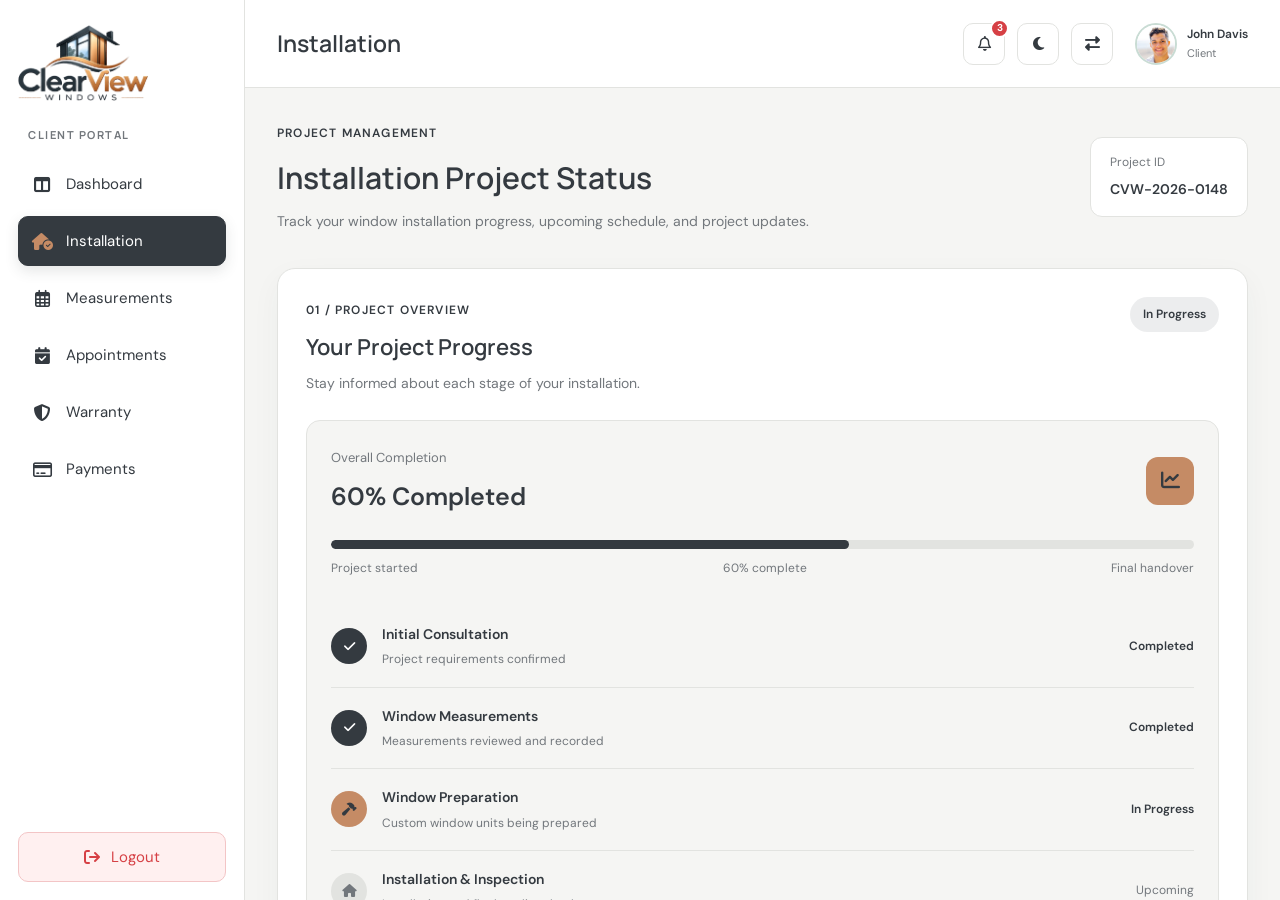
<file: d2.html>
<!DOCTYPE html>
<html lang="en" dir="ltr">

<head>
    <meta charset="UTF-8">
    <meta name="viewport" content="width=device-width, initial-scale=1.0">

    <title>ClearView Windows</title>
    <meta name="description"
        content="Manage your ClearView Windows installation project, appointments, warranty and payments.">

    <link rel="icon" type="image/png" href="images/favicon.png">

    <link rel="preconnect" href="https://fonts.googleapis.com">
    <link rel="preconnect" href="https://fonts.gstatic.com" crossorigin>
    <link
        href="https://fonts.googleapis.com/css2?family=DM+Sans:wght@400;500;600&family=Manrope:wght@400;500;600;700&display=swap"
        rel="stylesheet">

    <link rel="stylesheet" href="https://cdnjs.cloudflare.com/ajax/libs/font-awesome/6.7.2/css/all.min.css">
    <link rel="stylesheet" href="css/dashboard.css">
</head>

<body class="cv-dashboard">

    <!-- Mobile Sidebar Overlay -->
    <div class="cv-sidebar-overlay" id="cvSidebarOverlay"></div>

    <!-- ================= SIDEBAR ================= -->
    <aside class="cv-sidebar" id="cvSidebar">

        <div class="cv-sidebar-brand">
            <a href="index.html" class="cv-dashboard-logo">
                <img src="images/logo.png" alt="ClearView Windows">
            </a>

            <button class="cv-sidebar-close" id="cvSidebarClose" type="button" aria-label="Close sidebar">
                <i class="fa-solid fa-xmark"></i>
            </button>
        </div>

        <div class="cv-sidebar-label">CLIENT PORTAL</div>

        <nav class="cv-sidebar-nav" aria-label="Client dashboard navigation">
            <a href="dashboard.html" class="cv-sidebar-link active" aria-current="page">
                <i class="fa-solid fa-table-columns"></i>
                <span>Dashboard</span>
            </a>

            <a href="d2.html" class="cv-sidebar-link">
                <i class="fa-solid fa-house-circle-check"></i>
                <span>Installation</span>
            </a>

            <a href="d3.html" class="cv-sidebar-link">
                <i class="fa-regular fa-calendar-days"></i>
                <span>Measurements</span>
            </a>

            <a href="d4.html" class="cv-sidebar-link">
                <i class="fa-solid fa-calendar-check"></i>
                <span>Appointments</span>
            </a>

            <a href="d5.html" class="cv-sidebar-link">
                <i class="fa-solid fa-shield-halved"></i>
                <span>Warranty</span>
            </a>

            <a href="d6.html" class="cv-sidebar-link">
                <i class="fa-regular fa-credit-card"></i>
                <span>Payments</span>
            </a>
        </nav>

        <!-- Bottom Logout -->
        <div class="cv-sidebar-bottom">

            <a href="#" class="cv-logout-link" id="cvLogoutBtn">
                <i class="fa-solid fa-arrow-right-from-bracket"></i>
                <span>Logout</span>
            </a>

        </div>

    </aside>

    <div class="cv-logout-overlay" id="cvLogoutOverlay" aria-hidden="true">

        <div class="cv-logout-modal" role="dialog" aria-modal="true" aria-labelledby="cvLogoutTitle"
            aria-describedby="cvLogoutDescription">

            <div class="cv-logout-icon">
                <i class="fa-solid fa-arrow-right-from-bracket"></i>
            </div>

            <h2 id="cvLogoutTitle">Confirm Logout</h2>

            <p id="cvLogoutDescription">
                Are you sure you want to log out of your account?
            </p>

            <div class="cv-logout-actions">
                <button type="button" class="cv-logout-no" id="cvLogoutNo">
                    No, Stay
                </button>

                <button type="button" class="cv-logout-yes" id="cvLogoutYes">
                    Yes, Logout
                </button>
            </div>

        </div>
    </div>
    <!-- =============== END SIDEBAR =============== -->


    <!-- ================= MAIN AREA ================= -->
    <div class="cv-main-wrapper" id="cvMainWrapper">

        <!-- Fixed Header -->
        <header class="cv-dashboard-header">

            <div class="cv-header-left">
                <button class="cv-sidebar-toggle" id="cvSidebarToggle" type="button" aria-label="Open sidebar"
                    aria-controls="cvSidebar" aria-expanded="false">
                    <i class="fa-solid fa-bars"></i>
                </button>

                <div class="cv-header-heading">
                    <h1>Installation</h1>
                </div>
            </div>

            <div class="cv-header-actions">

                <!-- Notifications -->
                <div class="cv-notification-wrap">
                    <button class="cv-header-icon-btn" id="cvNotificationToggle" type="button"
                        aria-label="Notifications, 3 unread" aria-expanded="false">
                        <i class="fa-regular fa-bell"></i>
                        <span class="cv-notification-badge">3</span>
                    </button>

                    <div class="cv-notification-panel" id="cvNotificationPanel" hidden>
                        <div class="cv-notification-title">
                            <strong>Notifications</strong>
                            <span>3 new</span>
                        </div>

                        <div class="cv-notification-item">
                            <i class="fa-regular fa-calendar-check"></i>
                            <div>
                                <strong>Measurement appointment</strong>
                                <p>Review your upcoming appointment.</p>
                            </div>
                        </div>

                        <div class="cv-notification-item">
                            <i class="fa-solid fa-file-invoice-dollar"></i>
                            <div>
                                <strong>Payment reminder</strong>
                                <p>Check your installment schedule.</p>
                            </div>
                        </div>

                        <div class="cv-notification-item">
                            <i class="fa-solid fa-house"></i>
                            <div>
                                <strong>Project update</strong>
                                <p>Your installation status is available.</p>
                            </div>
                        </div>
                    </div>
                </div>

                <!-- Dark Mode -->
                <button class="cv-header-icon-btn" id="cvDashboardTheme" type="button" aria-label="Enable dark mode"
                    aria-pressed="false" title="Dark mode">
                    <i class="fa-solid fa-moon"></i>
                </button>

                <!-- RTL Mode -->
                <button class="cv-header-icon-btn cv-rtl-btn" id="cvDashboardRTL" type="button"
                    aria-label="Enable RTL mode" aria-pressed="false" title="RTL mode">
                    <i class="fa-solid fa-right-left"></i>
                </button>

                <!-- Client Profile -->
                <button class="cv-client-profile" type="button" aria-label="Client profile">

                    <img src="images/client-profile.jpg" alt="John Davis profile" class="cv-profile-avatar">

                    <span class="cv-profile-info">
                        <strong>John Davis</strong>
                        <small>Client</small>
                    </span>
                </button>

            </div>
        </header>
        <!-- =============== END HEADER =============== -->


        <main class="cv-dashboard-content">

            <!-- PAGE INTRO -->
            <section class="cv-install-intro">
                <div>
                    <span class="cv-install-eyebrow">PROJECT MANAGEMENT</span>
                    <h1>Installation Project Status</h1>
                    <p>Track your window installation progress, upcoming schedule, and project updates.</p>
                </div>

                <div class="cv-install-project-id">
                    <span>Project ID</span>
                    <strong>CVW-2026-0148</strong>
                </div>
            </section>

            <!-- SECTION 1: PROJECT PROGRESS -->
            <section class="cv-install-section">
                <div class="cv-install-section-heading">
                    <div>
                        <span class="cv-install-step">01 / PROJECT OVERVIEW</span>
                        <h2>Your Project Progress</h2>
                        <p>Stay informed about each stage of your installation.</p>
                    </div>
                    <span class="cv-install-status">In Progress</span>
                </div>

                <div class="cv-install-progress-card">
                    <div class="cv-install-progress-top">
                        <div>
                            <span class="cv-install-muted">Overall Completion</span>
                            <h3>60% Completed</h3>
                        </div>
                        <div class="cv-install-progress-icon">
                            <i class="fa-solid fa-chart-line"></i>
                        </div>
                    </div>

                    <div class="cv-install-progress-track">
                        <div class="cv-install-progress-fill"></div>
                    </div>

                    <div class="cv-install-progress-labels">
                        <span>Project started</span>
                        <span>60% complete</span>
                        <span>Final handover</span>
                    </div>

                    <div class="cv-install-milestones">
                        <div class="cv-install-milestone completed">
                            <span class="cv-install-milestone-icon">
                                <i class="fa-solid fa-check"></i>
                            </span>
                            <div>
                                <strong>Initial Consultation</strong>
                                <p>Project requirements confirmed</p>
                            </div>
                            <span class="cv-install-milestone-state">Completed</span>
                        </div>

                        <div class="cv-install-milestone completed">
                            <span class="cv-install-milestone-icon">
                                <i class="fa-solid fa-check"></i>
                            </span>
                            <div>
                                <strong>Window Measurements</strong>
                                <p>Measurements reviewed and recorded</p>
                            </div>
                            <span class="cv-install-milestone-state">Completed</span>
                        </div>

                        <div class="cv-install-milestone active">
                            <span class="cv-install-milestone-icon">
                                <i class="fa-solid fa-hammer"></i>
                            </span>
                            <div>
                                <strong>Window Preparation</strong>
                                <p>Custom window units being prepared</p>
                            </div>
                            <span class="cv-install-milestone-state">In Progress</span>
                        </div>

                        <div class="cv-install-milestone">
                            <span class="cv-install-milestone-icon">
                                <i class="fa-solid fa-house"></i>
                            </span>
                            <div>
                                <strong>Installation & Inspection</strong>
                                <p>Installation and final quality checks</p>
                            </div>
                            <span class="cv-install-milestone-state">Upcoming</span>
                        </div>
                    </div>

                    <div class="cv-install-next-milestone">
                        <i class="fa-regular fa-calendar-check"></i>
                        <div>
                            <span>Next Project Milestone</span>
                            <strong>Installation Preparation Review</strong>
                            <p>Estimated: October 16, 2026</p>
                        </div>
                    </div>
                </div>
            </section>

            <!-- SECTION 2: INSTALLATION SCHEDULE -->
            <section class="cv-install-section">
                <div class="cv-install-section-heading">
                    <div>
                        <span class="cv-install-step">02 / SCHEDULE</span>
                        <h2>Installation Schedule</h2>
                        <p>Know when the team is expected to arrive and what to prepare.</p>
                    </div>
                </div>

                <div class="cv-install-schedule-card">
                    <div class="cv-install-date-block">
                        <span>OCT</span>
                        <strong>20</strong>
                        <small>2026</small>
                    </div>

                    <div class="cv-install-schedule-details">
                        <span class="cv-install-schedule-tag">PLANNED INSTALLATION</span>
                        <h3>Energy-Efficient Window Installation</h3>
                        <div class="cv-install-detail-row">
                            <i class="fa-regular fa-clock"></i>
                            <span>Estimated duration: 1–2 days</span>
                        </div>
                        <div class="cv-install-detail-row">
                            <i class="fa-solid fa-location-dot"></i>
                            <span>Your registered installation address</span>
                        </div>
                        <div class="cv-install-detail-row">
                            <i class="fa-solid fa-user-gear"></i>
                            <span>Assigned installation team</span>
                        </div>
                        <p class="cv-install-schedule-note">
                            Your team will confirm the arrival time before the scheduled visit.
                        </p>
                    </div>

                    <div class="cv-install-schedule-status">
                        <span>Upcoming</span>
                    </div>
                </div>

                <div class="cv-install-preparation">
                    <div class="cv-install-preparation-heading">
                        <div class="cv-install-prep-icon">
                            <i class="fa-solid fa-list-check"></i>
                        </div>
                        <div>
                            <h3>Before the Installation</h3>
                            <p>Help the installation team work safely and efficiently.</p>
                        </div>
                    </div>

                    <ul class="cv-install-prep-list">
                        <li>
                            <i class="fa-solid fa-check"></i>
                            <span>Move furniture away from the windows.</span>
                        </li>
                        <li>
                            <i class="fa-solid fa-check"></i>
                            <span>Remove curtains, blinds, and nearby decorations.</span>
                        </li>
                        <li>
                            <i class="fa-solid fa-check"></i>
                            <span>Keep the installation area accessible.</span>
                        </li>
                        <li>
                            <i class="fa-regular fa-circle"></i>
                            <span>Secure pets and clear the work area on installation day.</span>
                        </li>
                    </ul>
                </div>
            </section>

            <!-- SECTION 3: UPDATES & QUALITY CHECKLIST -->
            <section class="cv-install-section">
                <div class="cv-install-section-heading">
                    <div>
                        <span class="cv-install-step">03 / UPDATES</span>
                        <h2>Installation Updates & Checklist</h2>
                        <p>Follow project updates and review the final quality checks.</p>
                    </div>
                </div>

                <div class="cv-install-updates-grid">
                    <div class="cv-install-updates-card">
                        <h3>
                            <i class="fa-regular fa-bell"></i>
                            Recent Project Updates
                        </h3>

                        <div class="cv-install-update-item">
                            <span class="cv-install-update-dot"></span>
                            <div>
                                <strong>Window measurements confirmed</strong>
                                <p>Measurements have been recorded for your project.</p>
                                <small>October 10, 2026</small>
                            </div>
                        </div>

                        <div class="cv-install-update-item">
                            <span class="cv-install-update-dot"></span>
                            <div>
                                <strong>Preparation stage started</strong>
                                <p>Your project has moved to the preparation stage.</p>
                                <small>October 12, 2026</small>
                            </div>
                        </div>

                        <div class="cv-install-update-note">
                            <i class="fa-solid fa-circle-info"></i>
                            <span>Updates shown here are sample project information.</span>
                        </div>
                    </div>

                    <div class="cv-install-quality-card">
                        <h3>
                            <i class="fa-solid fa-shield-halved"></i>
                            Quality & Handover Checklist
                        </h3>
                        <p>Items the team should verify before project completion.</p>

                        <div class="cv-install-quality-item">
                            <span class="cv-install-quality-symbol">
                                <i class="fa-solid fa-check"></i>
                            </span>
                            <div>
                                <strong>Window fit and alignment</strong>
                                <small>To be verified during installation</small>
                            </div>
                        </div>

                        <div class="cv-install-quality-item">
                            <span class="cv-install-quality-symbol">
                                <i class="fa-solid fa-check"></i>
                            </span>
                            <div>
                                <strong>Opening and locking mechanism</strong>
                                <small>Functional check pending</small>
                            </div>
                        </div>

                        <div class="cv-install-quality-item">
                            <span class="cv-install-quality-symbol">
                                <i class="fa-solid fa-check"></i>
                            </span>
                            <div>
                                <strong>Sealing and finishing</strong>
                                <small>Final inspection pending</small>
                            </div>
                        </div>

                        <div class="cv-install-quality-item">
                            <span class="cv-install-quality-symbol">
                                <i class="fa-solid fa-check"></i>
                            </span>
                            <div>
                                <strong>Warranty and handover documents</strong>
                                <small>Provided at project handover</small>
                            </div>
                        </div>
                    </div>
                </div>
            </section>

        </main>

    </div>

    <script src="js/dashboard.js"></script>
</body>

</html>
</file>
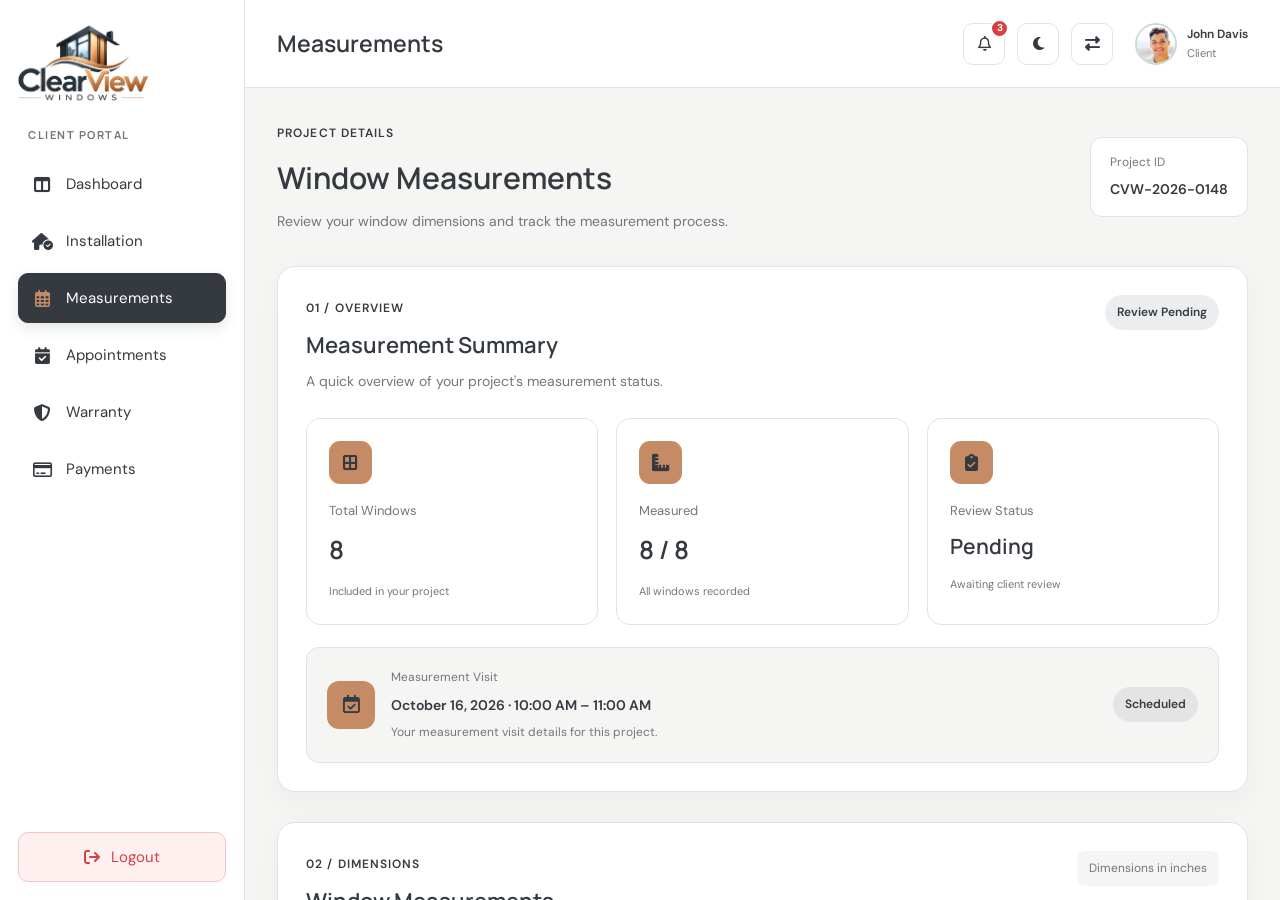
<file: d3.html>
<!DOCTYPE html>
<html lang="en" dir="ltr">

<head>
    <meta charset="UTF-8">
    <meta name="viewport" content="width=device-width, initial-scale=1.0">

    <title>ClearView Windows</title>
    <meta name="description"
        content="Manage your ClearView Windows installation project, appointments, warranty and payments.">

    <link rel="icon" type="image/png" href="images/favicon.png">

    <link rel="preconnect" href="https://fonts.googleapis.com">
    <link rel="preconnect" href="https://fonts.gstatic.com" crossorigin>
    <link
        href="https://fonts.googleapis.com/css2?family=DM+Sans:wght@400;500;600&family=Manrope:wght@400;500;600;700&display=swap"
        rel="stylesheet">

    <link rel="stylesheet" href="https://cdnjs.cloudflare.com/ajax/libs/font-awesome/6.7.2/css/all.min.css">
    <link rel="stylesheet" href="css/dashboard.css">
</head>

<body class="cv-dashboard">

    <!-- Mobile Sidebar Overlay -->
    <div class="cv-sidebar-overlay" id="cvSidebarOverlay"></div>

    <!-- ================= SIDEBAR ================= -->
    <aside class="cv-sidebar" id="cvSidebar">

        <div class="cv-sidebar-brand">
            <a href="index.html" class="cv-dashboard-logo">
                <img src="images/logo.png" alt="ClearView Windows">
            </a>

            <button class="cv-sidebar-close" id="cvSidebarClose" type="button" aria-label="Close sidebar">
                <i class="fa-solid fa-xmark"></i>
            </button>
        </div>

        <div class="cv-sidebar-label">CLIENT PORTAL</div>

        <nav class="cv-sidebar-nav" aria-label="Client dashboard navigation">
            <a href="dashboard.html" class="cv-sidebar-link active" aria-current="page">
                <i class="fa-solid fa-table-columns"></i>
                <span>Dashboard</span>
            </a>

            <a href="d2.html" class="cv-sidebar-link">
                <i class="fa-solid fa-house-circle-check"></i>
                <span>Installation</span>
            </a>

            <a href="d3.html" class="cv-sidebar-link">
                <i class="fa-regular fa-calendar-days"></i>
                <span>Measurements</span>
            </a>

            <a href="d4.html" class="cv-sidebar-link">
                <i class="fa-solid fa-calendar-check"></i>
                <span>Appointments</span>
            </a>

            <a href="d5.html" class="cv-sidebar-link">
                <i class="fa-solid fa-shield-halved"></i>
                <span>Warranty</span>
            </a>

            <a href="d6.html" class="cv-sidebar-link">
                <i class="fa-regular fa-credit-card"></i>
                <span>Payments</span>
            </a>
        </nav>

        <!-- Bottom Logout -->
        <div class="cv-sidebar-bottom">

            <a href="#" class="cv-logout-link" id="cvLogoutBtn">
                <i class="fa-solid fa-arrow-right-from-bracket"></i>
                <span>Logout</span>
            </a>

        </div>

    </aside>

    <div class="cv-logout-overlay" id="cvLogoutOverlay" aria-hidden="true">

        <div class="cv-logout-modal" role="dialog" aria-modal="true" aria-labelledby="cvLogoutTitle"
            aria-describedby="cvLogoutDescription">

            <div class="cv-logout-icon">
                <i class="fa-solid fa-arrow-right-from-bracket"></i>
            </div>

            <h2 id="cvLogoutTitle">Confirm Logout</h2>

            <p id="cvLogoutDescription">
                Are you sure you want to log out of your account?
            </p>

            <div class="cv-logout-actions">
                <button type="button" class="cv-logout-no" id="cvLogoutNo">
                    No, Stay
                </button>

                <button type="button" class="cv-logout-yes" id="cvLogoutYes">
                    Yes, Logout
                </button>
            </div>

        </div>
    </div>
    <!-- =============== END SIDEBAR =============== -->


    <!-- ================= MAIN AREA ================= -->
    <div class="cv-main-wrapper" id="cvMainWrapper">

        <!-- Fixed Header -->
        <header class="cv-dashboard-header">

            <div class="cv-header-left">
                <button class="cv-sidebar-toggle" id="cvSidebarToggle" type="button" aria-label="Open sidebar"
                    aria-controls="cvSidebar" aria-expanded="false">
                    <i class="fa-solid fa-bars"></i>
                </button>

                <div class="cv-header-heading">
                    <h1>Measurements</h1>
                </div>
            </div>

            <div class="cv-header-actions">

                <!-- Notifications -->
                <div class="cv-notification-wrap">
                    <button class="cv-header-icon-btn" id="cvNotificationToggle" type="button"
                        aria-label="Notifications, 3 unread" aria-expanded="false">
                        <i class="fa-regular fa-bell"></i>
                        <span class="cv-notification-badge">3</span>
                    </button>

                    <div class="cv-notification-panel" id="cvNotificationPanel" hidden>
                        <div class="cv-notification-title">
                            <strong>Notifications</strong>
                            <span>3 new</span>
                        </div>

                        <div class="cv-notification-item">
                            <i class="fa-regular fa-calendar-check"></i>
                            <div>
                                <strong>Measurement appointment</strong>
                                <p>Review your upcoming appointment.</p>
                            </div>
                        </div>

                        <div class="cv-notification-item">
                            <i class="fa-solid fa-file-invoice-dollar"></i>
                            <div>
                                <strong>Payment reminder</strong>
                                <p>Check your installment schedule.</p>
                            </div>
                        </div>

                        <div class="cv-notification-item">
                            <i class="fa-solid fa-house"></i>
                            <div>
                                <strong>Project update</strong>
                                <p>Your installation status is available.</p>
                            </div>
                        </div>
                    </div>
                </div>

                <!-- Dark Mode -->
                <button class="cv-header-icon-btn" id="cvDashboardTheme" type="button" aria-label="Enable dark mode"
                    aria-pressed="false" title="Dark mode">
                    <i class="fa-solid fa-moon"></i>
                </button>

                <!-- RTL Mode -->
                <button class="cv-header-icon-btn cv-rtl-btn" id="cvDashboardRTL" type="button"
                    aria-label="Enable RTL mode" aria-pressed="false" title="RTL mode">
                    <i class="fa-solid fa-right-left"></i>
                </button>

                <!-- Client Profile -->
                <button class="cv-client-profile" type="button" aria-label="Client profile">

                    <img src="images/client-profile.jpg" alt="John Davis profile" class="cv-profile-avatar">

                    <span class="cv-profile-info">
                        <strong>John Davis</strong>
                        <small>Client</small>
                    </span>
                </button>

            </div>
        </header>
        <!-- =============== END HEADER =============== -->


        <main class="cv-dashboard-content">

            <!-- PAGE INTRO -->
            <section class="cv-measure-intro">
                <div>
                    <span class="cv-measure-eyebrow">PROJECT DETAILS</span>
                    <h1>Window Measurements</h1>
                    <p>Review your window dimensions and track the measurement process.</p>
                </div>

                <div class="cv-measure-project">
                    <span>Project ID</span>
                    <strong>CVW-2026-0148</strong>
                </div>
            </section>

            <!-- SECTION 1: MEASUREMENT SUMMARY -->
            <section class="cv-measure-section">
                <div class="cv-measure-heading">
                    <div>
                        <span class="cv-measure-step">01 / OVERVIEW</span>
                        <h2>Measurement Summary</h2>
                        <p>A quick overview of your project's measurement status.</p>
                    </div>
                    <span class="cv-measure-status">Review Pending</span>
                </div>

                <div class="cv-measure-stats">
                    <article class="cv-measure-stat-card">
                        <div class="cv-measure-stat-icon">
                            <i class="fa-solid fa-border-all"></i>
                        </div>
                        <span>Total Windows</span>
                        <strong>8</strong>
                        <small>Included in your project</small>
                    </article>

                    <article class="cv-measure-stat-card">
                        <div class="cv-measure-stat-icon">
                            <i class="fa-solid fa-ruler-combined"></i>
                        </div>
                        <span>Measured</span>
                        <strong>8 / 8</strong>
                        <small>All windows recorded</small>
                    </article>

                    <article class="cv-measure-stat-card">
                        <div class="cv-measure-stat-icon">
                            <i class="fa-solid fa-clipboard-check"></i>
                        </div>
                        <span>Review Status</span>
                        <strong class="cv-measure-stat-status">Pending</strong>
                        <small>Awaiting client review</small>
                    </article>
                </div>

                <div class="cv-measure-appointment">
                    <div class="cv-measure-appointment-icon">
                        <i class="fa-regular fa-calendar-check"></i>
                    </div>
                    <div class="cv-measure-appointment-info">
                        <span>Measurement Visit</span>
                        <strong>October 16, 2026 · 10:00 AM – 11:00 AM</strong>
                        <p>Your measurement visit details for this project.</p>
                    </div>
                    <span class="cv-measure-visit-badge">Scheduled</span>
                </div>
            </section>

            <!-- SECTION 2: WINDOW MEASUREMENTS -->
            <section class="cv-measure-section">
                <div class="cv-measure-heading">
                    <div>
                        <span class="cv-measure-step">02 / DIMENSIONS</span>
                        <h2>Window Measurements</h2>
                        <p>Review the recorded dimensions for each window.</p>
                    </div>
                    <span class="cv-measure-unit">Dimensions in inches</span>
                </div>

                <div class="cv-measure-table-wrap">
                    <table class="cv-measure-table">
                        <thead>
                            <tr>
                                <th>Window ID</th>
                                <th>Room / Location</th>
                                <th>Width</th>
                                <th>Height</th>
                                <th>Window Type</th>
                                <th>Status</th>
                            </tr>
                        </thead>
                        <tbody>
                            <tr>
                                <td><strong>WIN-01</strong></td>
                                <td>Living Room</td>
                                <td>48 in</td>
                                <td>60 in</td>
                                <td>Double-Hung</td>
                                <td><span class="cv-measure-row-status">Recorded</span></td>
                            </tr>
                            <tr>
                                <td><strong>WIN-02</strong></td>
                                <td>Living Room</td>
                                <td>36 in</td>
                                <td>48 in</td>
                                <td>Casement</td>
                                <td><span class="cv-measure-row-status">Recorded</span></td>
                            </tr>
                            <tr>
                                <td><strong>WIN-03</strong></td>
                                <td>Kitchen</td>
                                <td>36 in</td>
                                <td>36 in</td>
                                <td>Sliding</td>
                                <td><span class="cv-measure-row-status">Recorded</span></td>
                            </tr>
                            <tr>
                                <td><strong>WIN-04</strong></td>
                                <td>Bedroom 1</td>
                                <td>48 in</td>
                                <td>48 in</td>
                                <td>Double-Hung</td>
                                <td><span class="cv-measure-row-status">Recorded</span></td>
                            </tr>
                            <tr>
                                <td><strong>WIN-05</strong></td>
                                <td>Bedroom 2</td>
                                <td>36 in</td>
                                <td>48 in</td>
                                <td>Double-Hung</td>
                                <td><span class="cv-measure-row-status">Recorded</span></td>
                            </tr>
                            <tr>
                                <td><strong>WIN-06</strong></td>
                                <td>Bathroom</td>
                                <td>24 in</td>
                                <td>36 in</td>
                                <td>Awning</td>
                                <td><span class="cv-measure-row-status">Recorded</span></td>
                            </tr>
                            <tr>
                                <td><strong>WIN-07</strong></td>
                                <td>Dining Room</td>
                                <td>48 in</td>
                                <td>48 in</td>
                                <td>Casement</td>
                                <td><span class="cv-measure-row-status">Recorded</span></td>
                            </tr>
                            <tr>
                                <td><strong>WIN-08</strong></td>
                                <td>Home Office</td>
                                <td>36 in</td>
                                <td>48 in</td>
                                <td>Sliding</td>
                                <td><span class="cv-measure-row-status">Recorded</span></td>
                            </tr>
                        </tbody>
                    </table>
                </div>

                <div class="cv-measure-table-note">
                    <i class="fa-solid fa-circle-info"></i>
                    <p>
                        These dimensions are sample values for display purposes.
                        Confirm all final dimensions with your installation team before manufacturing.
                    </p>
                </div>
            </section>

            <!-- SECTION 3: REVIEW AND NEXT STEPS -->
            <section class="cv-measure-section">
                <div class="cv-measure-heading">
                    <div>
                        <span class="cv-measure-step">03 / REVIEW</span>
                        <h2>Measurement Review & Next Steps</h2>
                        <p>Understand what happens after measurements are recorded.</p>
                    </div>
                </div>

                <div class="cv-measure-review-grid">

                    <div class="cv-measure-review-card">
                        <div class="cv-measure-review-top">
                            <div class="cv-measure-review-icon">
                                <i class="fa-solid fa-magnifying-glass"></i>
                            </div>
                            <span class="cv-measure-review-badge">Pending</span>
                        </div>

                        <h3>Review Your Measurements</h3>
                        <p>
                            Check the listed room names and dimensions.
                            Contact your project team if anything appears incorrect.
                        </p>

                        <div class="cv-measure-review-divider"></div>

                        <div class="cv-measure-review-step">
                            <i class="fa-regular fa-circle-check"></i>
                            <span>Room locations reviewed</span>
                        </div>
                        <div class="cv-measure-review-step">
                            <i class="fa-regular fa-circle-check"></i>
                            <span>Dimensions checked</span>
                        </div>

                        <a href="d7.html" class="cv-measure-review-link">
                            Contact Project Team
                            <i class="fa-solid fa-arrow-right"></i>
                        </a>
                    </div>

                    <div class="cv-measure-review-card">
                        <div class="cv-measure-review-top">
                            <div class="cv-measure-review-icon">
                                <i class="fa-solid fa-gears"></i>
                            </div>
                            <span class="cv-measure-review-badge">Upcoming</span>
                        </div>

                        <h3>What Happens Next?</h3>
                        <p>
                            Once measurements are verified, the project team can
                            proceed with window specifications and preparation.
                        </p>

                        <div class="cv-measure-next-steps">
                            <div>
                                <span class="cv-measure-next-number">01</span>
                                <span>Verify dimensions</span>
                            </div>
                            <div>
                                <span class="cv-measure-next-number">02</span>
                                <span>Confirm window specifications</span>
                            </div>
                            <div>
                                <span class="cv-measure-next-number">03</span>
                                <span>Proceed to preparation</span>
                            </div>
                        </div>
                    </div>

                </div>

                <div class="cv-measure-help">
                    <div class="cv-measure-help-icon">
                        <i class="fa-solid fa-headset"></i>
                    </div>
                    <div>
                        <strong>Need a measurement correction?</strong>
                        <p>Contact your project team before the windows move into manufacturing.</p>
                    </div>
                    <a href="d7.html" class="cv-measure-help-link">Get Help</a>
                </div>
            </section>

        </main>

    </div>

    <script src="js/dashboard.js"></script>
</body>

</html>
</file>
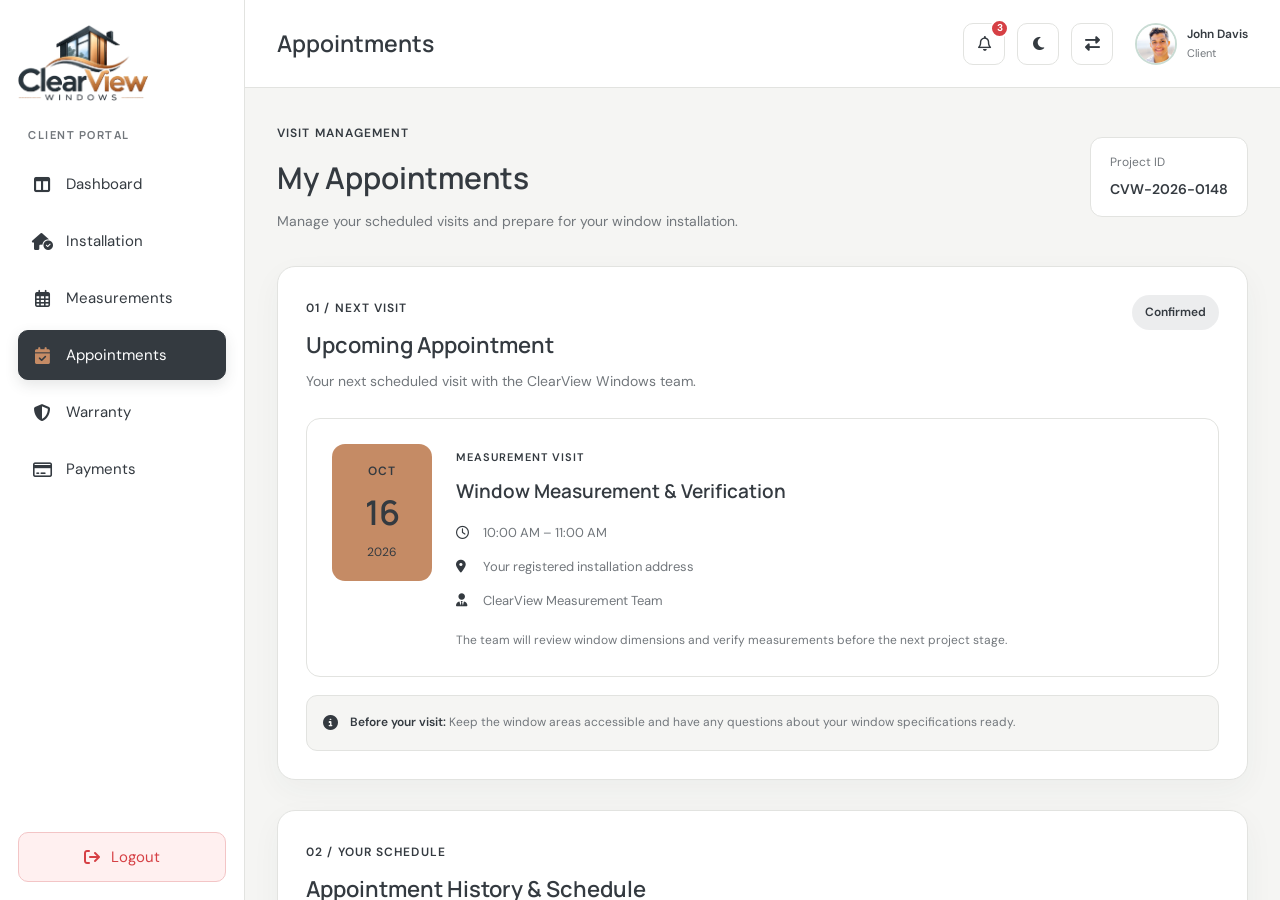
<file: d4.html>
<!DOCTYPE html>
<html lang="en" dir="ltr">

<head>
    <meta charset="UTF-8">
    <meta name="viewport" content="width=device-width, initial-scale=1.0">

    <title>ClearView Windows</title>
    <meta name="description"
        content="Manage your ClearView Windows installation project, appointments, warranty and payments.">

    <link rel="icon" type="image/png" href="images/favicon.png">

    <link rel="preconnect" href="https://fonts.googleapis.com">
    <link rel="preconnect" href="https://fonts.gstatic.com" crossorigin>
    <link
        href="https://fonts.googleapis.com/css2?family=DM+Sans:wght@400;500;600&family=Manrope:wght@400;500;600;700&display=swap"
        rel="stylesheet">

    <link rel="stylesheet" href="https://cdnjs.cloudflare.com/ajax/libs/font-awesome/6.7.2/css/all.min.css">
    <link rel="stylesheet" href="css/dashboard.css">
</head>

<body class="cv-dashboard">

    <!-- Mobile Sidebar Overlay -->
    <div class="cv-sidebar-overlay" id="cvSidebarOverlay"></div>

    <!-- ================= SIDEBAR ================= -->
    <aside class="cv-sidebar" id="cvSidebar">

        <div class="cv-sidebar-brand">
            <a href="index.html" class="cv-dashboard-logo">
                <img src="images/logo.png" alt="ClearView Windows">
            </a>

            <button class="cv-sidebar-close" id="cvSidebarClose" type="button" aria-label="Close sidebar">
                <i class="fa-solid fa-xmark"></i>
            </button>
        </div>

        <div class="cv-sidebar-label">CLIENT PORTAL</div>

        <nav class="cv-sidebar-nav" aria-label="Client dashboard navigation">
            <a href="dashboard.html" class="cv-sidebar-link active" aria-current="page">
                <i class="fa-solid fa-table-columns"></i>
                <span>Dashboard</span>
            </a>

            <a href="d2.html" class="cv-sidebar-link">
                <i class="fa-solid fa-house-circle-check"></i>
                <span>Installation</span>
            </a>

            <a href="d3.html" class="cv-sidebar-link">
                <i class="fa-regular fa-calendar-days"></i>
                <span>Measurements</span>
            </a>

            <a href="d4.html" class="cv-sidebar-link">
                <i class="fa-solid fa-calendar-check"></i>
                <span>Appointments</span>
            </a>

            <a href="d5.html" class="cv-sidebar-link">
                <i class="fa-solid fa-shield-halved"></i>
                <span>Warranty</span>
            </a>

            <a href="d6.html" class="cv-sidebar-link">
                <i class="fa-regular fa-credit-card"></i>
                <span>Payments</span>
            </a>
        </nav>

        <!-- Bottom Logout -->
        <div class="cv-sidebar-bottom">

            <a href="#" class="cv-logout-link" id="cvLogoutBtn">
                <i class="fa-solid fa-arrow-right-from-bracket"></i>
                <span>Logout</span>
            </a>

        </div>

    </aside>

    <div class="cv-logout-overlay" id="cvLogoutOverlay" aria-hidden="true">

        <div class="cv-logout-modal" role="dialog" aria-modal="true" aria-labelledby="cvLogoutTitle"
            aria-describedby="cvLogoutDescription">

            <div class="cv-logout-icon">
                <i class="fa-solid fa-arrow-right-from-bracket"></i>
            </div>

            <h2 id="cvLogoutTitle">Confirm Logout</h2>

            <p id="cvLogoutDescription">
                Are you sure you want to log out of your account?
            </p>

            <div class="cv-logout-actions">
                <button type="button" class="cv-logout-no" id="cvLogoutNo">
                    No, Stay
                </button>

                <button type="button" class="cv-logout-yes" id="cvLogoutYes">
                    Yes, Logout
                </button>
            </div>

        </div>
    </div>
    <!-- =============== END SIDEBAR =============== -->


    <!-- ================= MAIN AREA ================= -->
    <div class="cv-main-wrapper" id="cvMainWrapper">

        <!-- Fixed Header -->
        <header class="cv-dashboard-header">

            <div class="cv-header-left">
                <button class="cv-sidebar-toggle" id="cvSidebarToggle" type="button" aria-label="Open sidebar"
                    aria-controls="cvSidebar" aria-expanded="false">
                    <i class="fa-solid fa-bars"></i>
                </button>

                <div class="cv-header-heading">
                    <h1>Appointments</h1>
                </div>
            </div>

            <div class="cv-header-actions">

                <!-- Notifications -->
                <div class="cv-notification-wrap">
                    <button class="cv-header-icon-btn" id="cvNotificationToggle" type="button"
                        aria-label="Notifications, 3 unread" aria-expanded="false">
                        <i class="fa-regular fa-bell"></i>
                        <span class="cv-notification-badge">3</span>
                    </button>

                    <div class="cv-notification-panel" id="cvNotificationPanel" hidden>
                        <div class="cv-notification-title">
                            <strong>Notifications</strong>
                            <span>3 new</span>
                        </div>

                        <div class="cv-notification-item">
                            <i class="fa-regular fa-calendar-check"></i>
                            <div>
                                <strong>Measurement appointment</strong>
                                <p>Review your upcoming appointment.</p>
                            </div>
                        </div>

                        <div class="cv-notification-item">
                            <i class="fa-solid fa-file-invoice-dollar"></i>
                            <div>
                                <strong>Payment reminder</strong>
                                <p>Check your installment schedule.</p>
                            </div>
                        </div>

                        <div class="cv-notification-item">
                            <i class="fa-solid fa-house"></i>
                            <div>
                                <strong>Project update</strong>
                                <p>Your installation status is available.</p>
                            </div>
                        </div>
                    </div>
                </div>

                <!-- Dark Mode -->
                <button class="cv-header-icon-btn" id="cvDashboardTheme" type="button" aria-label="Enable dark mode"
                    aria-pressed="false" title="Dark mode">
                    <i class="fa-solid fa-moon"></i>
                </button>

                <!-- RTL Mode -->
                <button class="cv-header-icon-btn cv-rtl-btn" id="cvDashboardRTL" type="button"
                    aria-label="Enable RTL mode" aria-pressed="false" title="RTL mode">
                    <i class="fa-solid fa-right-left"></i>
                </button>

                <!-- Client Profile -->
                <button class="cv-client-profile" type="button" aria-label="Client profile">

                    <img src="images/client-profile.jpg" alt="John Davis profile" class="cv-profile-avatar">

                    <span class="cv-profile-info">
                        <strong>John Davis</strong>
                        <small>Client</small>
                    </span>
                </button>

            </div>
        </header>
        <!-- =============== END HEADER =============== -->


        <main class="cv-dashboard-content">

            <!-- PAGE INTRO -->
            <section class="cv-appt-intro">
                <div>
                    <span class="cv-appt-eyebrow">VISIT MANAGEMENT</span>
                    <h1>My Appointments</h1>
                    <p>Manage your scheduled visits and prepare for your window installation.</p>
                </div>

                <div class="cv-appt-project-id">
                    <span>Project ID</span>
                    <strong>CVW-2026-0148</strong>
                </div>
            </section>

            <!-- SECTION 1: UPCOMING APPOINTMENT -->
            <section class="cv-appt-section">
                <div class="cv-appt-heading">
                    <div>
                        <span class="cv-appt-step">01 / NEXT VISIT</span>
                        <h2>Upcoming Appointment</h2>
                        <p>Your next scheduled visit with the ClearView Windows team.</p>
                    </div>
                    <span class="cv-appt-status">Confirmed</span>
                </div>

                <div class="cv-appt-feature-card">
                    <div class="cv-appt-date">
                        <span>OCT</span>
                        <strong>16</strong>
                        <small>2026</small>
                    </div>

                    <div class="cv-appt-feature-details">
                        <span class="cv-appt-type">MEASUREMENT VISIT</span>
                        <h3>Window Measurement & Verification</h3>

                        <div class="cv-appt-detail">
                            <i class="fa-regular fa-clock"></i>
                            <span>10:00 AM – 11:00 AM</span>
                        </div>

                        <div class="cv-appt-detail">
                            <i class="fa-solid fa-location-dot"></i>
                            <span>Your registered installation address</span>
                        </div>

                        <div class="cv-appt-detail">
                            <i class="fa-solid fa-user-tie"></i>
                            <span>ClearView Measurement Team</span>
                        </div>

                        <p class="cv-appt-description">
                            The team will review window dimensions and verify
                            measurements before the next project stage.
                        </p>
                    </div>
                </div>

                <div class="cv-appt-reminder">
                    <i class="fa-solid fa-circle-info"></i>
                    <p>
                        <strong>Before your visit:</strong>
                        Keep the window areas accessible and have any questions
                        about your window specifications ready.
                    </p>
                </div>
            </section>

            <!-- SECTION 2: APPOINTMENT SCHEDULE -->
            <section class="cv-appt-section">
                <div class="cv-appt-heading">
                    <div>
                        <span class="cv-appt-step">02 / YOUR SCHEDULE</span>
                        <h2>Appointment History & Schedule</h2>
                        <p>Review your project visits and upcoming milestones.</p>
                    </div>
                </div>

                <div class="cv-appt-timeline">

                    <article class="cv-appt-timeline-item completed">
                        <div class="cv-appt-timeline-marker">
                            <i class="fa-solid fa-check"></i>
                        </div>

                        <div class="cv-appt-timeline-content">
                            <div class="cv-appt-timeline-top">
                                <span class="cv-appt-timeline-category">COMPLETED VISIT</span>
                                <span class="cv-appt-history-status">Completed</span>
                            </div>

                            <h3>Initial Project Consultation</h3>
                            <p>Discussed project requirements and window replacement options.</p>

                            <div class="cv-appt-timeline-meta">
                                <span>
                                    <i class="fa-regular fa-calendar"></i>
                                    October 8, 2026
                                </span>
                                <span>
                                    <i class="fa-regular fa-clock"></i>
                                    10:00 AM
                                </span>
                            </div>
                        </div>
                    </article>

                    <article class="cv-appt-timeline-item upcoming">
                        <div class="cv-appt-timeline-marker">
                            <i class="fa-regular fa-calendar"></i>
                        </div>

                        <div class="cv-appt-timeline-content">
                            <div class="cv-appt-timeline-top">
                                <span class="cv-appt-timeline-category">UPCOMING VISIT</span>
                                <span class="cv-appt-history-status">Confirmed</span>
                            </div>

                            <h3>Window Measurement & Verification</h3>
                            <p>Verify dimensions and confirm the window specifications.</p>

                            <div class="cv-appt-timeline-meta">
                                <span>
                                    <i class="fa-regular fa-calendar"></i>
                                    October 16, 2026
                                </span>
                                <span>
                                    <i class="fa-regular fa-clock"></i>
                                    10:00 AM – 11:00 AM
                                </span>
                            </div>
                        </div>
                    </article>

                    <article class="cv-appt-timeline-item planned">
                        <div class="cv-appt-timeline-marker">
                            <i class="fa-solid fa-house"></i>
                        </div>

                        <div class="cv-appt-timeline-content">
                            <div class="cv-appt-timeline-top">
                                <span class="cv-appt-timeline-category">PLANNED MILESTONE</span>
                                <span class="cv-appt-history-status">Estimated</span>
                            </div>

                            <h3>Window Installation</h3>
                            <p>Installation of your energy-efficient replacement windows.</p>

                            <div class="cv-appt-timeline-meta">
                                <span>
                                    <i class="fa-regular fa-calendar"></i>
                                    October 20, 2026
                                </span>
                                <span>
                                    <i class="fa-regular fa-clock"></i>
                                    Time to be confirmed
                                </span>
                            </div>
                        </div>
                    </article>

                </div>

                <div class="cv-appt-schedule-note">
                    <i class="fa-solid fa-circle-info"></i>
                    <span>Installation is a planned milestone. The team will confirm the final appointment time
                        separately.</span>
                </div>
            </section>

            <!-- SECTION 3: PREPARATION & SUPPORT -->
            <section class="cv-appt-section">
                <div class="cv-appt-heading">
                    <div>
                        <span class="cv-appt-step">03 / PREPARATION</span>
                        <h2>Get Ready for Your Appointment</h2>
                        <p>A few simple steps to make your visit smooth and productive.</p>
                    </div>
                </div>

                <div class="cv-appt-preparation-grid">

                    <div class="cv-appt-prep-card">
                        <div class="cv-appt-prep-icon">
                            <i class="fa-solid fa-clipboard-list"></i>
                        </div>

                        <h3>Before the Visit</h3>
                        <p>Prepare your home and information before the team arrives.</p>

                        <ul>
                            <li>
                                <i class="fa-solid fa-check"></i>
                                <span>Keep window areas clear and accessible.</span>
                            </li>
                            <li>
                                <i class="fa-solid fa-check"></i>
                                <span>Note any concerns about window sizes.</span>
                            </li>
                            <li>
                                <i class="fa-solid fa-check"></i>
                                <span>Ensure someone can provide access to the property.</span>
                            </li>
                            <li>
                                <i class="fa-solid fa-check"></i>
                                <span>Keep your project details available.</span>
                            </li>
                        </ul>
                    </div>

                    <div class="cv-appt-prep-card">
                        <div class="cv-appt-prep-icon">
                            <i class="fa-solid fa-headset"></i>
                        </div>

                        <h3>Need to Make a Change?</h3>
                        <p>
                            If you cannot attend the scheduled visit or need help,
                            contact the project team in advance.
                        </p>

                        <div class="cv-appt-support-info">
                            <i class="fa-regular fa-calendar-xmark"></i>
                            <div>
                                <strong>Reschedule a Visit</strong>
                                <span>Request a different date or time through support.</span>
                            </div>
                        </div>

                        <div class="cv-appt-support-info">
                            <i class="fa-regular fa-comments"></i>
                            <div>
                                <strong>Appointment Questions</strong>
                                <span>Ask about visit timing, access, or preparation.</span>
                            </div>
                        </div>

                        <a href="d7.html" class="cv-appt-support-btn">
                            Contact Project Team
                            <i class="fa-solid fa-arrow-right"></i>
                        </a>
                    </div>

                </div>
            </section>

        </main>

    </div>

    <script src="js/dashboard.js"></script>
</body>

</html>
</file>
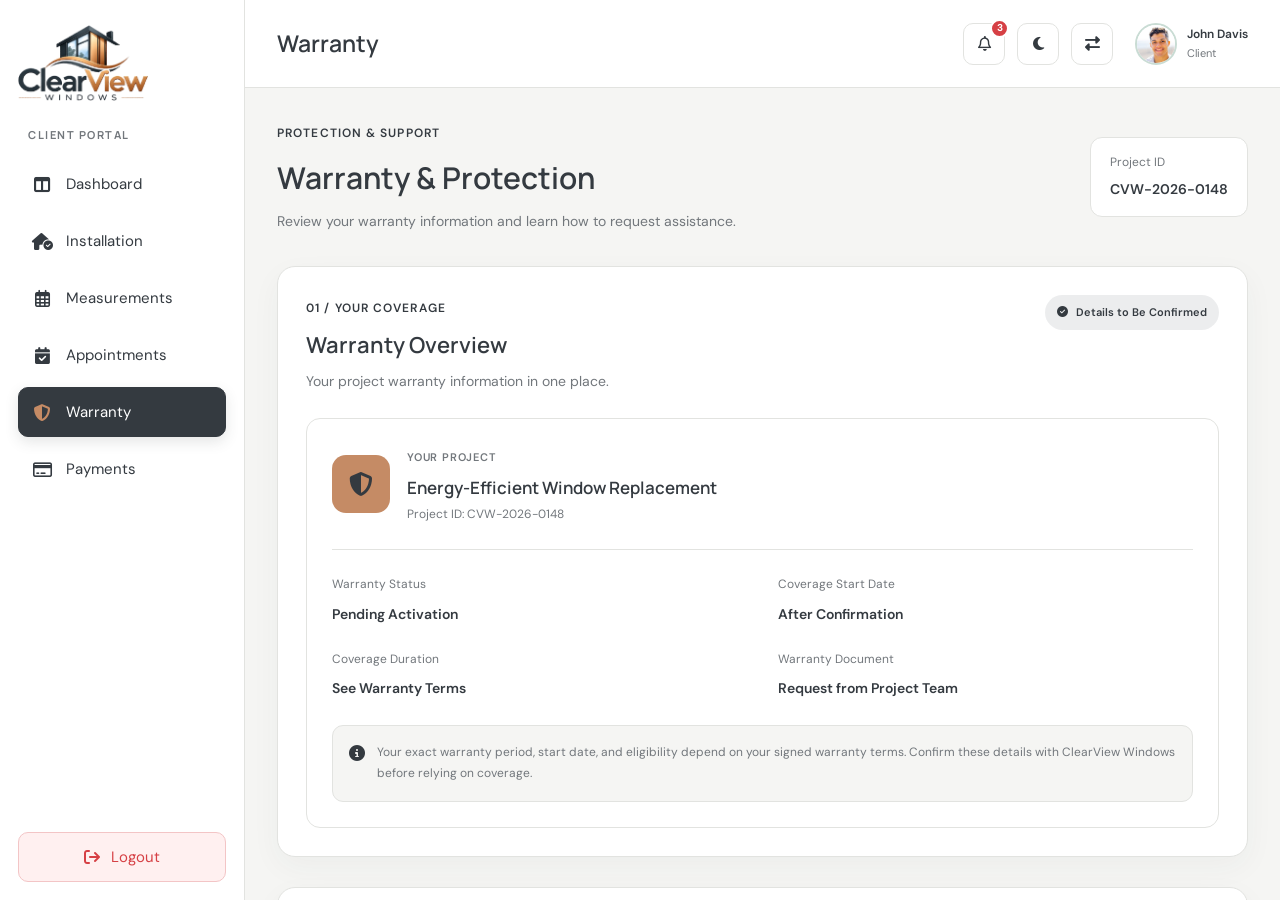
<file: d5.html>
<!DOCTYPE html>
<html lang="en" dir="ltr">

<head>
    <meta charset="UTF-8">
    <meta name="viewport" content="width=device-width, initial-scale=1.0">

    <title>ClearView Windows</title>
    <meta name="description"
        content="Manage your ClearView Windows installation project, appointments, warranty and payments.">

    <link rel="icon" type="image/png" href="images/favicon.png">

    <link rel="preconnect" href="https://fonts.googleapis.com">
    <link rel="preconnect" href="https://fonts.gstatic.com" crossorigin>
    <link
        href="https://fonts.googleapis.com/css2?family=DM+Sans:wght@400;500;600&family=Manrope:wght@400;500;600;700&display=swap"
        rel="stylesheet">

    <link rel="stylesheet" href="https://cdnjs.cloudflare.com/ajax/libs/font-awesome/6.7.2/css/all.min.css">
    <link rel="stylesheet" href="css/dashboard.css">
</head>

<body class="cv-dashboard">

    <!-- Mobile Sidebar Overlay -->
    <div class="cv-sidebar-overlay" id="cvSidebarOverlay"></div>

    <!-- ================= SIDEBAR ================= -->
    <aside class="cv-sidebar" id="cvSidebar">

        <div class="cv-sidebar-brand">
            <a href="index.html" class="cv-dashboard-logo">
                <img src="images/logo.png" alt="ClearView Windows">
            </a>

            <button class="cv-sidebar-close" id="cvSidebarClose" type="button" aria-label="Close sidebar">
                <i class="fa-solid fa-xmark"></i>
            </button>
        </div>

        <div class="cv-sidebar-label">CLIENT PORTAL</div>

        <nav class="cv-sidebar-nav" aria-label="Client dashboard navigation">
            <a href="dashboard.html" class="cv-sidebar-link active" aria-current="page">
                <i class="fa-solid fa-table-columns"></i>
                <span>Dashboard</span>
            </a>

            <a href="d2.html" class="cv-sidebar-link">
                <i class="fa-solid fa-house-circle-check"></i>
                <span>Installation</span>
            </a>

            <a href="d3.html" class="cv-sidebar-link">
                <i class="fa-regular fa-calendar-days"></i>
                <span>Measurements</span>
            </a>

            <a href="d4.html" class="cv-sidebar-link">
                <i class="fa-solid fa-calendar-check"></i>
                <span>Appointments</span>
            </a>

            <a href="d5.html" class="cv-sidebar-link">
                <i class="fa-solid fa-shield-halved"></i>
                <span>Warranty</span>
            </a>

            <a href="d6.html" class="cv-sidebar-link">
                <i class="fa-regular fa-credit-card"></i>
                <span>Payments</span>
            </a>
        </nav>

        <!-- Bottom Logout -->
        <div class="cv-sidebar-bottom">

            <a href="#" class="cv-logout-link" id="cvLogoutBtn">
                <i class="fa-solid fa-arrow-right-from-bracket"></i>
                <span>Logout</span>
            </a>

        </div>

    </aside>

    <div class="cv-logout-overlay" id="cvLogoutOverlay" aria-hidden="true">

        <div class="cv-logout-modal" role="dialog" aria-modal="true" aria-labelledby="cvLogoutTitle"
            aria-describedby="cvLogoutDescription">

            <div class="cv-logout-icon">
                <i class="fa-solid fa-arrow-right-from-bracket"></i>
            </div>

            <h2 id="cvLogoutTitle">Confirm Logout</h2>

            <p id="cvLogoutDescription">
                Are you sure you want to log out of your account?
            </p>

            <div class="cv-logout-actions">
                <button type="button" class="cv-logout-no" id="cvLogoutNo">
                    No, Stay
                </button>

                <button type="button" class="cv-logout-yes" id="cvLogoutYes">
                    Yes, Logout
                </button>
            </div>

        </div>
    </div>
    <!-- =============== END SIDEBAR =============== -->


    <!-- ================= MAIN AREA ================= -->
    <div class="cv-main-wrapper" id="cvMainWrapper">

        <!-- Fixed Header -->
        <header class="cv-dashboard-header">

            <div class="cv-header-left">
                <button class="cv-sidebar-toggle" id="cvSidebarToggle" type="button" aria-label="Open sidebar"
                    aria-controls="cvSidebar" aria-expanded="false">
                    <i class="fa-solid fa-bars"></i>
                </button>

                <div class="cv-header-heading">
                    <h1>Warranty</h1>
                </div>
            </div>

            <div class="cv-header-actions">

                <!-- Notifications -->
                <div class="cv-notification-wrap">
                    <button class="cv-header-icon-btn" id="cvNotificationToggle" type="button"
                        aria-label="Notifications, 3 unread" aria-expanded="false">
                        <i class="fa-regular fa-bell"></i>
                        <span class="cv-notification-badge">3</span>
                    </button>

                    <div class="cv-notification-panel" id="cvNotificationPanel" hidden>
                        <div class="cv-notification-title">
                            <strong>Notifications</strong>
                            <span>3 new</span>
                        </div>

                        <div class="cv-notification-item">
                            <i class="fa-regular fa-calendar-check"></i>
                            <div>
                                <strong>Measurement appointment</strong>
                                <p>Review your upcoming appointment.</p>
                            </div>
                        </div>

                        <div class="cv-notification-item">
                            <i class="fa-solid fa-file-invoice-dollar"></i>
                            <div>
                                <strong>Payment reminder</strong>
                                <p>Check your installment schedule.</p>
                            </div>
                        </div>

                        <div class="cv-notification-item">
                            <i class="fa-solid fa-house"></i>
                            <div>
                                <strong>Project update</strong>
                                <p>Your installation status is available.</p>
                            </div>
                        </div>
                    </div>
                </div>

                <!-- Dark Mode -->
                <button class="cv-header-icon-btn" id="cvDashboardTheme" type="button" aria-label="Enable dark mode"
                    aria-pressed="false" title="Dark mode">
                    <i class="fa-solid fa-moon"></i>
                </button>

                <!-- RTL Mode -->
                <button class="cv-header-icon-btn cv-rtl-btn" id="cvDashboardRTL" type="button"
                    aria-label="Enable RTL mode" aria-pressed="false" title="RTL mode">
                    <i class="fa-solid fa-right-left"></i>
                </button>

                <!-- Client Profile -->
                <button class="cv-client-profile" type="button" aria-label="Client profile">

                    <img src="images/client-profile.jpg" alt="John Davis profile" class="cv-profile-avatar">

                    <span class="cv-profile-info">
                        <strong>John Davis</strong>
                        <small>Client</small>
                    </span>
                </button>

            </div>
        </header>
        <!-- =============== END HEADER =============== -->


        <main class="cv-dashboard-content">

            <!-- PAGE INTRO -->
            <section class="cv-war-intro">
                <div>
                    <span class="cv-war-eyebrow">PROTECTION & SUPPORT</span>
                    <h1>Warranty & Protection</h1>
                    <p>Review your warranty information and learn how to request assistance.</p>
                </div>

                <div class="cv-war-project-id">
                    <span>Project ID</span>
                    <strong>CVW-2026-0148</strong>
                </div>
            </section>

            <!-- SECTION 1: WARRANTY OVERVIEW -->
            <section class="cv-war-section">
                <div class="cv-war-heading">
                    <div>
                        <span class="cv-war-step">01 / YOUR COVERAGE</span>
                        <h2>Warranty Overview</h2>
                        <p>Your project warranty information in one place.</p>
                    </div>

                    <span class="cv-war-status">
                        <i class="fa-solid fa-circle-check"></i>
                        Details to Be Confirmed
                    </span>
                </div>

                <div class="cv-war-overview-card">
                    <div class="cv-war-overview-main">
                        <div class="cv-war-document-icon">
                            <i class="fa-solid fa-shield-halved"></i>
                        </div>

                        <div>
                            <span class="cv-war-small-label">YOUR PROJECT</span>
                            <h3>Energy-Efficient Window Replacement</h3>
                            <p>Project ID: CVW-2026-0148</p>
                        </div>
                    </div>

                    <div class="cv-war-overview-divider"></div>

                    <div class="cv-war-details-grid">
                        <div class="cv-war-detail">
                            <span>Warranty Status</span>
                            <strong>Pending Activation</strong>
                        </div>

                        <div class="cv-war-detail">
                            <span>Coverage Start Date</span>
                            <strong>After Confirmation</strong>
                        </div>

                        <div class="cv-war-detail">
                            <span>Coverage Duration</span>
                            <strong>See Warranty Terms</strong>
                        </div>

                        <div class="cv-war-detail">
                            <span>Warranty Document</span>
                            <strong>Request from Project Team</strong>
                        </div>
                    </div>

                    <div class="cv-war-notice">
                        <i class="fa-solid fa-circle-info"></i>
                        <p>
                            Your exact warranty period, start date, and eligibility depend
                            on your signed warranty terms. Confirm these details with
                            ClearView Windows before relying on coverage.
                        </p>
                    </div>
                </div>
            </section>

            <!-- SECTION 2: COVERAGE AND EXCLUSIONS -->
            <section class="cv-war-section">
                <div class="cv-war-heading">
                    <div>
                        <span class="cv-war-step">02 / COVERAGE DETAILS</span>
                        <h2>What's Covered?</h2>
                        <p>Understand the types of protection to check in your warranty agreement.</p>
                    </div>
                </div>

                <div class="cv-war-coverage-grid">

                    <article class="cv-war-coverage-card">
                        <div class="cv-war-coverage-icon">
                            <i class="fa-regular fa-window-maximize"></i>
                        </div>

                        <h3>Window Components</h3>
                        <p>
                            Check whether your warranty covers eligible window frames,
                            glass units, and other supplied components.
                        </p>

                        <span class="cv-war-coverage-label">
                            Subject to warranty terms
                        </span>
                    </article>

                    <article class="cv-war-coverage-card">
                        <div class="cv-war-coverage-icon">
                            <i class="fa-solid fa-screwdriver-wrench"></i>
                        </div>

                        <h3>Installation Workmanship</h3>
                        <p>
                            Review the terms for installation-related defects and
                            the process for requesting a workmanship inspection.
                        </p>

                        <span class="cv-war-coverage-label">
                            Subject to warranty terms
                        </span>
                    </article>

                    <article class="cv-war-coverage-card">
                        <div class="cv-war-coverage-icon">
                            <i class="fa-solid fa-droplet"></i>
                        </div>

                        <h3>Seals & Weatherproofing</h3>
                        <p>
                            Check the agreement for eligible sealing, weatherproofing,
                            and related performance issues.
                        </p>

                        <span class="cv-war-coverage-label">
                            Subject to warranty terms
                        </span>
                    </article>

                    <article class="cv-war-coverage-card">
                        <div class="cv-war-coverage-icon">
                            <i class="fa-solid fa-triangle-exclamation"></i>
                        </div>

                        <h3>Exclusions to Review</h3>
                        <p>
                            Ask about accidental damage, improper maintenance,
                            unauthorized alterations, and normal wear.
                        </p>

                        <span class="cv-war-exclusion-label">
                            Check exclusions carefully
                        </span>
                    </article>

                </div>

                <div class="cv-war-terms-note">
                    <div class="cv-war-terms-icon">
                        <i class="fa-solid fa-book-open"></i>
                    </div>

                    <div>
                        <strong>Always refer to your official warranty terms</strong>
                        <p>
                            These categories are guidance only, not a confirmation
                            that any particular item is covered or excluded.
                            Your signed warranty document takes precedence.
                        </p>
                    </div>
                </div>
            </section>

            <!-- SECTION 3: CLAIM AND SUPPORT -->
            <section class="cv-war-section">
                <div class="cv-war-heading">
                    <div>
                        <span class="cv-war-step">03 / SERVICE SUPPORT</span>
                        <h2>Warranty Claim & Assistance</h2>
                        <p>Know what to do if you notice a problem with your windows.</p>
                    </div>
                </div>

                <div class="cv-war-claim-layout">

                    <div class="cv-war-claim-card">
                        <div class="cv-war-claim-title">
                            <div class="cv-war-claim-icon">
                                <i class="fa-solid fa-file-circle-exclamation"></i>
                            </div>

                            <div>
                                <h3>How to Request Warranty Service</h3>
                                <p>Follow these steps when reporting a potential issue.</p>
                            </div>
                        </div>

                        <div class="cv-war-claim-step">
                            <span class="cv-war-claim-number">01</span>
                            <div>
                                <strong>Identify the Issue</strong>
                                <p>Note the affected window, the problem, and when it started.</p>
                            </div>
                        </div>

                        <div class="cv-war-claim-step">
                            <span class="cv-war-claim-number">02</span>
                            <div>
                                <strong>Gather Supporting Details</strong>
                                <p>Keep photos, your project ID, and purchase or installation records ready.</p>
                            </div>
                        </div>

                        <div class="cv-war-claim-step">
                            <span class="cv-war-claim-number">03</span>
                            <div>
                                <strong>Contact the Project Team</strong>
                                <p>Submit your concern for review and follow the instructions provided.</p>
                            </div>
                        </div>

                        <div class="cv-war-claim-step">
                            <span class="cv-war-claim-number">04</span>
                            <div>
                                <strong>Track the Service Request</strong>
                                <p>Keep any reference number and confirm the next steps with support.</p>
                            </div>
                        </div>

                        <a href="d7.html" class="cv-war-primary-btn">
                            Contact Project Team
                            <i class="fa-solid fa-arrow-right"></i>
                        </a>
                    </div>

                    <aside class="cv-war-help-card">
                        <div class="cv-war-help-icon">
                            <i class="fa-solid fa-headset"></i>
                        </div>

                        <h3>Need Help with Your Warranty?</h3>
                        <p>
                            Contact the ClearView Windows team to clarify your coverage,
                            request your warranty document, or report a possible issue.
                        </p>

                        <div class="cv-war-help-detail">
                            <i class="fa-solid fa-hashtag"></i>
                            <div>
                                <span>Project Reference</span>
                                <strong>CVW-2026-0148</strong>
                            </div>
                        </div>

                        <div class="cv-war-help-detail">
                            <i class="fa-regular fa-file-lines"></i>
                            <div>
                                <span>Keep Available</span>
                                <strong>Invoice & Warranty Terms</strong>
                            </div>
                        </div>

                        <a href="d7.html" class="cv-war-secondary-btn">
                            Get Warranty Support
                            <i class="fa-solid fa-arrow-up-right-from-square"></i>
                        </a>

                        <p class="cv-war-help-footnote">
                            A service request does not automatically mean that
                            the reported issue is covered by warranty.
                        </p>
                    </aside>

                </div>
            </section>

        </main>


    </div>

    <script src="js/dashboard.js"></script>
</body>

</html>
</file>
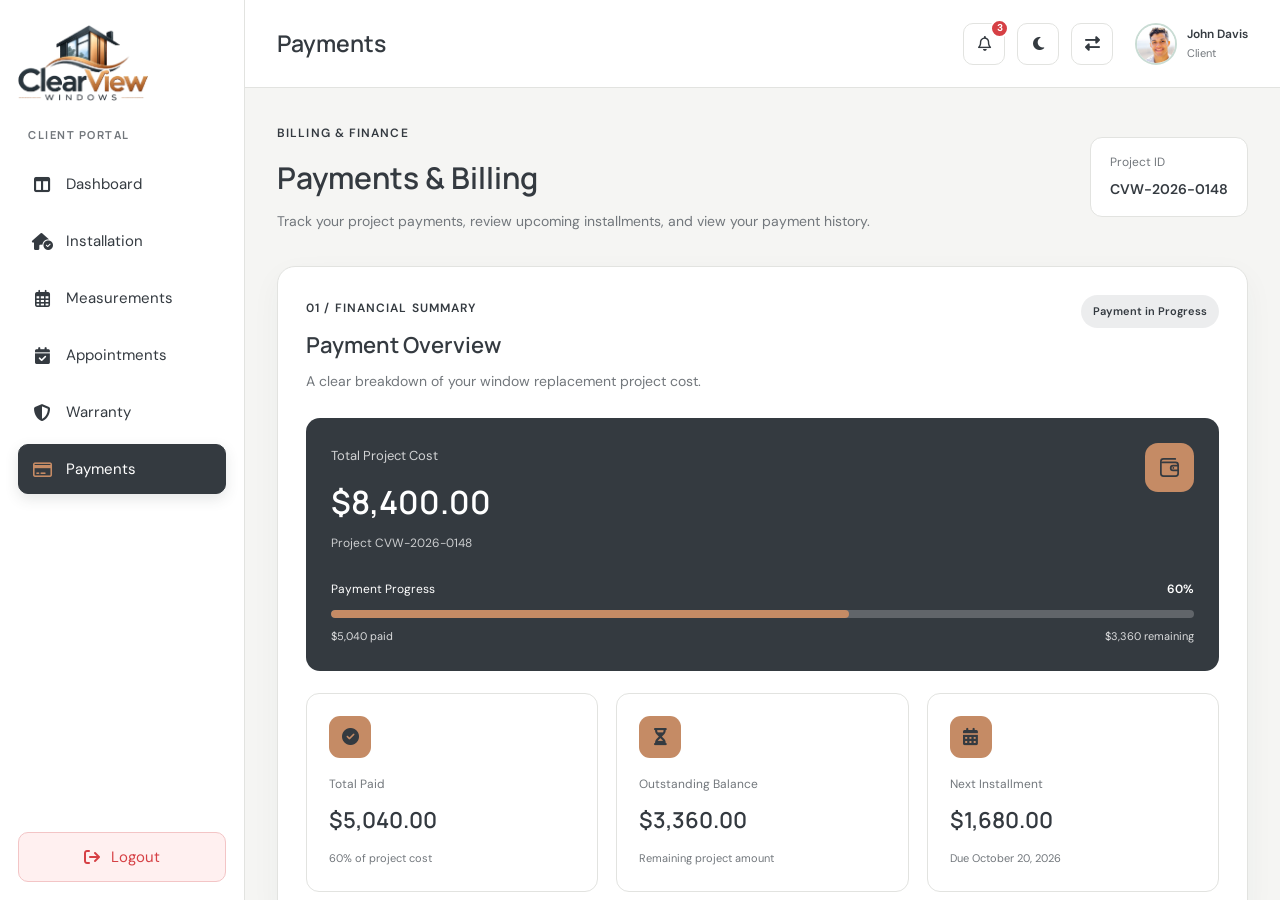
<file: d6.html>
<!DOCTYPE html>
<html lang="en" dir="ltr">

<head>
    <meta charset="UTF-8">
    <meta name="viewport" content="width=device-width, initial-scale=1.0">

    <title>ClearView Windows</title>
    <meta name="description"
        content="Manage your ClearView Windows installation project, appointments, warranty and payments.">

    <link rel="icon" type="image/png" href="images/favicon.png">

    <link rel="preconnect" href="https://fonts.googleapis.com">
    <link rel="preconnect" href="https://fonts.gstatic.com" crossorigin>
    <link
        href="https://fonts.googleapis.com/css2?family=DM+Sans:wght@400;500;600&family=Manrope:wght@400;500;600;700&display=swap"
        rel="stylesheet">

    <link rel="stylesheet" href="https://cdnjs.cloudflare.com/ajax/libs/font-awesome/6.7.2/css/all.min.css">
    <link rel="stylesheet" href="css/dashboard.css">
</head>

<body class="cv-dashboard">

    <!-- Mobile Sidebar Overlay -->
    <div class="cv-sidebar-overlay" id="cvSidebarOverlay"></div>

    <!-- ================= SIDEBAR ================= -->
    <aside class="cv-sidebar" id="cvSidebar">

        <div class="cv-sidebar-brand">
            <a href="index.html" class="cv-dashboard-logo">
                <img src="images/logo.png" alt="ClearView Windows">
            </a>

            <button class="cv-sidebar-close" id="cvSidebarClose" type="button" aria-label="Close sidebar">
                <i class="fa-solid fa-xmark"></i>
            </button>
        </div>

        <div class="cv-sidebar-label">CLIENT PORTAL</div>

        <nav class="cv-sidebar-nav" aria-label="Client dashboard navigation">
            <a href="dashboard.html" class="cv-sidebar-link active" aria-current="page">
                <i class="fa-solid fa-table-columns"></i>
                <span>Dashboard</span>
            </a>

            <a href="d2.html" class="cv-sidebar-link">
                <i class="fa-solid fa-house-circle-check"></i>
                <span>Installation</span>
            </a>

            <a href="d3.html" class="cv-sidebar-link">
                <i class="fa-regular fa-calendar-days"></i>
                <span>Measurements</span>
            </a>

            <a href="d4.html" class="cv-sidebar-link">
                <i class="fa-solid fa-calendar-check"></i>
                <span>Appointments</span>
            </a>

            <a href="d5.html" class="cv-sidebar-link">
                <i class="fa-solid fa-shield-halved"></i>
                <span>Warranty</span>
            </a>

            <a href="d6.html" class="cv-sidebar-link">
                <i class="fa-regular fa-credit-card"></i>
                <span>Payments</span>
            </a>
        </nav>

        <!-- Bottom Logout -->
        <div class="cv-sidebar-bottom">

            <a href="#" class="cv-logout-link" id="cvLogoutBtn">
                <i class="fa-solid fa-arrow-right-from-bracket"></i>
                <span>Logout</span>
            </a>

        </div>

    </aside>

    <div class="cv-logout-overlay" id="cvLogoutOverlay" aria-hidden="true">

        <div class="cv-logout-modal" role="dialog" aria-modal="true" aria-labelledby="cvLogoutTitle"
            aria-describedby="cvLogoutDescription">

            <div class="cv-logout-icon">
                <i class="fa-solid fa-arrow-right-from-bracket"></i>
            </div>

            <h2 id="cvLogoutTitle">Confirm Logout</h2>

            <p id="cvLogoutDescription">
                Are you sure you want to log out of your account?
            </p>

            <div class="cv-logout-actions">
                <button type="button" class="cv-logout-no" id="cvLogoutNo">
                    No, Stay
                </button>

                <button type="button" class="cv-logout-yes" id="cvLogoutYes">
                    Yes, Logout
                </button>
            </div>

        </div>
    </div>
    <!-- =============== END SIDEBAR =============== -->


    <!-- ================= MAIN AREA ================= -->
    <div class="cv-main-wrapper" id="cvMainWrapper">

        <!-- Fixed Header -->
        <header class="cv-dashboard-header">

            <div class="cv-header-left">
                <button class="cv-sidebar-toggle" id="cvSidebarToggle" type="button" aria-label="Open sidebar"
                    aria-controls="cvSidebar" aria-expanded="false">
                    <i class="fa-solid fa-bars"></i>
                </button>

                <div class="cv-header-heading">
                    <h1>Payments</h1>
                </div>
            </div>

            <div class="cv-header-actions">

                <!-- Notifications -->
                <div class="cv-notification-wrap">
                    <button class="cv-header-icon-btn" id="cvNotificationToggle" type="button"
                        aria-label="Notifications, 3 unread" aria-expanded="false">
                        <i class="fa-regular fa-bell"></i>
                        <span class="cv-notification-badge">3</span>
                    </button>

                    <div class="cv-notification-panel" id="cvNotificationPanel" hidden>
                        <div class="cv-notification-title">
                            <strong>Notifications</strong>
                            <span>3 new</span>
                        </div>

                        <div class="cv-notification-item">
                            <i class="fa-regular fa-calendar-check"></i>
                            <div>
                                <strong>Measurement appointment</strong>
                                <p>Review your upcoming appointment.</p>
                            </div>
                        </div>

                        <div class="cv-notification-item">
                            <i class="fa-solid fa-file-invoice-dollar"></i>
                            <div>
                                <strong>Payment reminder</strong>
                                <p>Check your installment schedule.</p>
                            </div>
                        </div>

                        <div class="cv-notification-item">
                            <i class="fa-solid fa-house"></i>
                            <div>
                                <strong>Project update</strong>
                                <p>Your installation status is available.</p>
                            </div>
                        </div>
                    </div>
                </div>

                <!-- Dark Mode -->
                <button class="cv-header-icon-btn" id="cvDashboardTheme" type="button" aria-label="Enable dark mode"
                    aria-pressed="false" title="Dark mode">
                    <i class="fa-solid fa-moon"></i>
                </button>

                <!-- RTL Mode -->
                <button class="cv-header-icon-btn cv-rtl-btn" id="cvDashboardRTL" type="button"
                    aria-label="Enable RTL mode" aria-pressed="false" title="RTL mode">
                    <i class="fa-solid fa-right-left"></i>
                </button>

                <!-- Client Profile -->
                <button class="cv-client-profile" type="button" aria-label="Client profile">

                    <img src="images/client-profile.jpg" alt="John Davis profile" class="cv-profile-avatar">

                    <span class="cv-profile-info">
                        <strong>John Davis</strong>
                        <small>Client</small>
                    </span>
                </button>

            </div>
        </header>
        <!-- =============== END HEADER =============== -->


        <main class="cv-dashboard-content">

            <!-- PAGE INTRO -->
            <section class="cv-pay-intro">
                <div>
                    <span class="cv-pay-eyebrow">BILLING & FINANCE</span>
                    <h1>Payments & Billing</h1>
                    <p>Track your project payments, review upcoming installments, and view your payment history.</p>
                </div>

                <div class="cv-pay-project-id">
                    <span>Project ID</span>
                    <strong>CVW-2026-0148</strong>
                </div>
            </section>

            <!-- SECTION 1: PAYMENT OVERVIEW -->
            <section class="cv-pay-section">
                <div class="cv-pay-heading">
                    <div>
                        <span class="cv-pay-step">01 / FINANCIAL SUMMARY</span>
                        <h2>Payment Overview</h2>
                        <p>A clear breakdown of your window replacement project cost.</p>
                    </div>
                    <span class="cv-pay-status">Payment in Progress</span>
                </div>

                <div class="cv-pay-total-card">
                    <div class="cv-pay-total-info">
                        <span>Total Project Cost</span>
                        <h3>$8,400.00</h3>
                        <p>Project CVW-2026-0148</p>
                    </div>

                    <div class="cv-pay-total-icon">
                        <svg aria-hidden="true" focusable="false" viewBox="0 0 24 24"><path d="M4.75 6.75h13.5A2.75 2.75 0 0 1 21 9.5v8.75A2.75 2.75 0 0 1 18.25 21h-12.5A2.75 2.75 0 0 1 3 18.25V5.75A2.75 2.75 0 0 1 5.75 3H18"/><path d="M21 10h-5.25a2.5 2.5 0 0 0 0 5H21"/><path d="M16 12.5h.01"/></svg>
                    </div>

                    <div class="cv-pay-progress-area">
                        <div class="cv-pay-progress-label">
                            <span>Payment Progress</span>
                            <strong>60%</strong>
                        </div>

                        <div class="cv-pay-progress-track">
                            <div class="cv-pay-progress-fill"></div>
                        </div>

                        <div class="cv-pay-progress-caption">
                            <span>$5,040 paid</span>
                            <span>$3,360 remaining</span>
                        </div>
                    </div>
                </div>

                <div class="cv-pay-summary-grid">
                    <article class="cv-pay-summary-card">
                        <div class="cv-pay-summary-icon">
                            <i class="fa-solid fa-circle-check"></i>
                        </div>
                        <span>Total Paid</span>
                        <strong>$5,040.00</strong>
                        <small>60% of project cost</small>
                    </article>

                    <article class="cv-pay-summary-card">
                        <div class="cv-pay-summary-icon">
                            <i class="fa-solid fa-hourglass-half"></i>
                        </div>
                        <span>Outstanding Balance</span>
                        <strong>$3,360.00</strong>
                        <small>Remaining project amount</small>
                    </article>

                    <article class="cv-pay-summary-card">
                        <div class="cv-pay-summary-icon">
                            <i class="fa-solid fa-calendar-days"></i>
                        </div>
                        <span>Next Installment</span>
                        <strong>$1,680.00</strong>
                        <small>Due October 20, 2026</small>
                    </article>
                </div>
            </section>

            <!-- SECTION 2: PAYMENT PLAN -->
            <section class="cv-pay-section">
                <div class="cv-pay-heading">
                    <div>
                        <span class="cv-pay-step">02 / PAYMENT SCHEDULE</span>
                        <h2>Upcoming Payment & Payment Plan</h2>
                        <p>Review your next installment and planned payment milestones.</p>
                    </div>
                </div>

                <div class="cv-pay-upcoming-card">
                    <div class="cv-pay-upcoming-icon">
                        <i class="fa-regular fa-calendar-check"></i>
                    </div>

                    <div class="cv-pay-upcoming-info">
                        <span>NEXT INSTALLMENT</span>
                        <h3>$1,680.00</h3>
                        <p>Due October 20, 2026</p>
                        <small>Please confirm the due date against your signed payment agreement.</small>
                    </div>

                    <span class="cv-pay-due-badge">Upcoming</span>
                </div>

                <div class="cv-pay-plan-card">
                    <h3>
                        <i class="fa-solid fa-list-check"></i>
                        Project Payment Breakdown
                    </h3>

                    <div class="cv-pay-plan-row">
                        <div class="cv-pay-plan-number completed">01</div>
                        <div class="cv-pay-plan-info">
                            <strong>Initial Payment</strong>
                            <span>Recorded payment</span>
                        </div>
                        <div class="cv-pay-plan-amount">
                            <strong>$2,520.00</strong>
                            <span class="cv-pay-plan-paid">Paid</span>
                        </div>
                    </div>

                    <div class="cv-pay-plan-row">
                        <div class="cv-pay-plan-number completed">02</div>
                        <div class="cv-pay-plan-info">
                            <strong>Progress Payment</strong>
                            <span>Recorded payment</span>
                        </div>
                        <div class="cv-pay-plan-amount">
                            <strong>$2,520.00</strong>
                            <span class="cv-pay-plan-paid">Paid</span>
                        </div>
                    </div>

                    <div class="cv-pay-plan-row">
                        <div class="cv-pay-plan-number upcoming">03</div>
                        <div class="cv-pay-plan-info">
                            <strong>Next Installment</strong>
                            <span>Due October 20, 2026</span>
                        </div>
                        <div class="cv-pay-plan-amount">
                            <strong>$1,680.00</strong>
                            <span class="cv-pay-plan-upcoming">Upcoming</span>
                        </div>
                    </div>

                    <div class="cv-pay-plan-row">
                        <div class="cv-pay-plan-number pending">04</div>
                        <div class="cv-pay-plan-info">
                            <strong>Final Balance</strong>
                            <span>Due as per payment agreement</span>
                        </div>
                        <div class="cv-pay-plan-amount">
                            <strong>$1,680.00</strong>
                            <span class="cv-pay-plan-pending">Pending</span>
                        </div>
                    </div>

                    <div class="cv-pay-plan-total">
                        <span>Total Project Cost</span>
                        <strong>$8,400.00</strong>
                    </div>
                </div>

                <div class="cv-pay-instructions">
                    <i class="fa-solid fa-circle-info"></i>
                    <p>
                        <strong>Payment reminder:</strong>
                        Follow the due dates and payment methods listed in your official
                        agreement. Contact the project team if you need clarification
                        about an installment.
                    </p>
                </div>
            </section>

            <!-- SECTION 3: PAYMENT HISTORY -->
            <section class="cv-pay-section">
                <div class="cv-pay-heading">
                    <div>
                        <span class="cv-pay-step">03 / TRANSACTION RECORDS</span>
                        <h2>Payment History & Receipts</h2>
                        <p>Review previously recorded payments and their reference details.</p>
                    </div>
                </div>

                <div class="cv-pay-history-summary">
                    <div>
                        <span>Recorded Transactions</span>
                        <strong>2 Payments</strong>
                    </div>
                    <div>
                        <span>Recorded Amount</span>
                        <strong>$5,040.00</strong>
                    </div>
                </div>

                <div class="cv-pay-table-wrap">
                    <table class="cv-pay-table">
                        <thead>
                            <tr>
                                <th>Transaction ID</th>
                                <th>Payment Date</th>
                                <th>Description</th>
                                <th>Amount</th>
                                <th>Status</th>
                                <th>Receipt</th>
                            </tr>
                        </thead>

                        <tbody>
                            <tr>
                                <td><strong>CVW-PAY-001</strong></td>
                                <td>Oct 08, 2026</td>
                                <td>Initial Payment</td>
                                <td>$2,520.00</td>
                                <td>
                                    <span class="cv-pay-history-paid">Paid</span>
                                </td>
                                <td>
                                    <span class="cv-pay-receipt-unavailable">Not uploaded</span>
                                </td>
                            </tr>

                            <tr>
                                <td><strong>CVW-PAY-002</strong></td>
                                <td>Oct 10, 2026</td>
                                <td>Progress Payment</td>
                                <td>$2,520.00</td>
                                <td>
                                    <span class="cv-pay-history-paid">Paid</span>
                                </td>
                                <td>
                                    <span class="cv-pay-receipt-unavailable">Not uploaded</span>
                                </td>
                            </tr>
                        </tbody>
                    </table>
                </div>

                <div class="cv-pay-history-note">
                    <div class="cv-pay-history-note-icon">
                        <i class="fa-solid fa-file-invoice"></i>
                    </div>

                    <div>
                        <strong>Need a receipt or payment clarification?</strong>
                        <p>
                            Contact the project team with your project ID and transaction
                            reference to request a receipt or resolve a billing question.
                        </p>
                    </div>

                    <a href="d7.html" class="cv-pay-contact-btn">
                        Contact Support
                        <i class="fa-solid fa-arrow-right"></i>
                    </a>
                </div>
            </section>

        </main>


    </div>

    <script src="js/dashboard.js"></script>
</body>

</html>
</file>
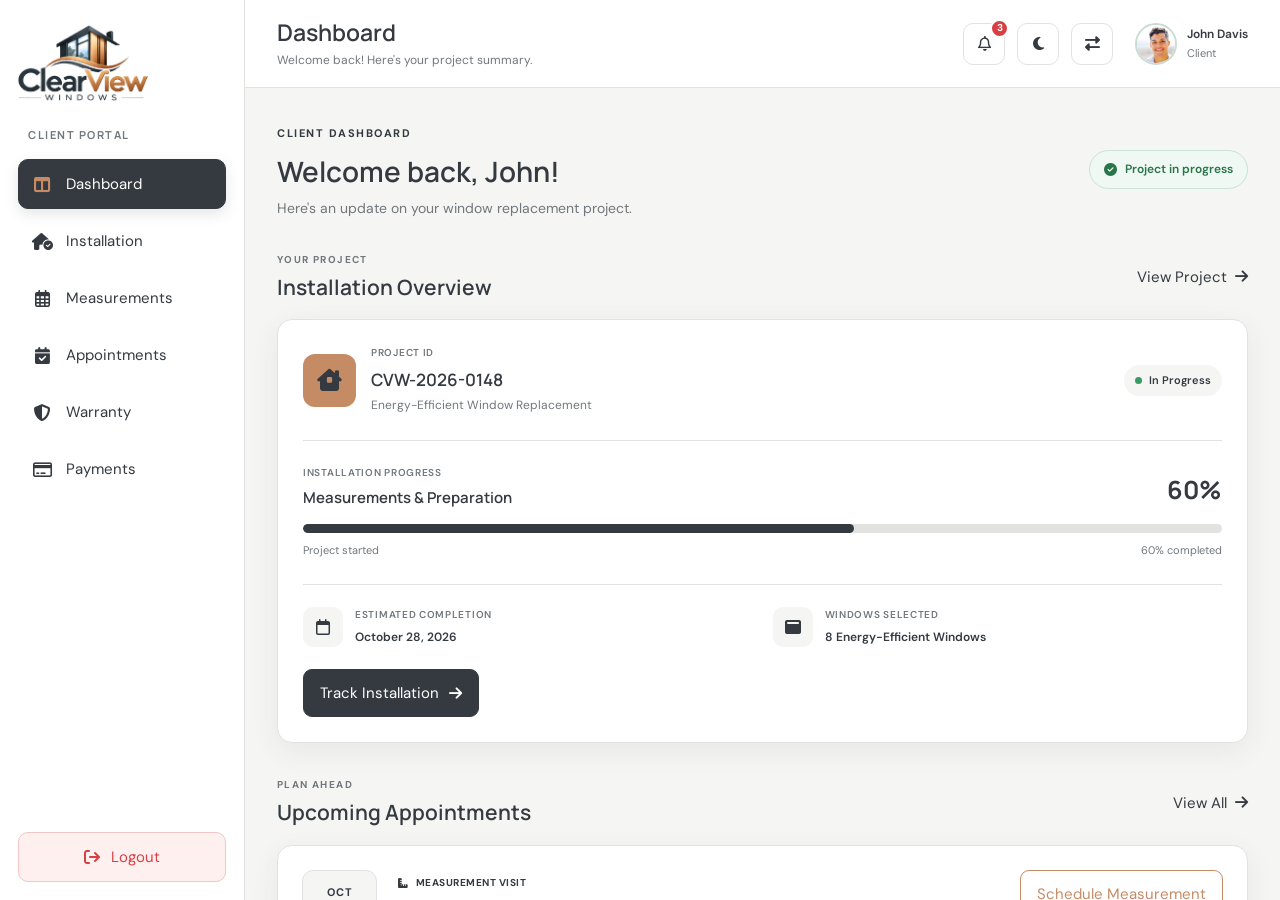
<file: dashboard.html>
<!DOCTYPE html>
<html lang="en" dir="ltr">

<head>
    <meta charset="UTF-8">
    <meta name="viewport" content="width=device-width, initial-scale=1.0">

    <title>ClearView Windows</title>
    <meta name="description"
        content="Manage your ClearView Windows installation project, appointments, warranty and payments.">

    <link rel="icon" type="image/png" href="images/favicon.png">

    <link rel="preconnect" href="https://fonts.googleapis.com">
    <link rel="preconnect" href="https://fonts.gstatic.com" crossorigin>
    <link
        href="https://fonts.googleapis.com/css2?family=DM+Sans:wght@400;500;600&family=Manrope:wght@400;500;600;700&display=swap"
        rel="stylesheet">

    <link rel="stylesheet" href="https://cdnjs.cloudflare.com/ajax/libs/font-awesome/6.7.2/css/all.min.css">
    <link rel="stylesheet" href="css/dashboard.css">
</head>

<body class="cv-dashboard">

    <!-- Mobile Sidebar Overlay -->
    <div class="cv-sidebar-overlay" id="cvSidebarOverlay"></div>

    <!-- ================= SIDEBAR ================= -->
    <aside class="cv-sidebar" id="cvSidebar">

        <div class="cv-sidebar-brand">
            <a href="index.html" class="cv-dashboard-logo">
                <img src="images/logo.png" alt="ClearView Windows">
            </a>

            <button class="cv-sidebar-close" id="cvSidebarClose" type="button" aria-label="Close sidebar">
                <i class="fa-solid fa-xmark"></i>
            </button>
        </div>

        <div class="cv-sidebar-label">CLIENT PORTAL</div>

        <nav class="cv-sidebar-nav" aria-label="Client dashboard navigation">
            <a href="dashboard.html" class="cv-sidebar-link active" aria-current="page">
                <i class="fa-solid fa-table-columns"></i>
                <span>Dashboard</span>
            </a>

            <a href="d2.html" class="cv-sidebar-link">
                <i class="fa-solid fa-house-circle-check"></i>
                <span>Installation</span>
            </a>

            <a href="d3.html" class="cv-sidebar-link">
                <i class="fa-regular fa-calendar-days"></i>
                <span>Measurements</span>
            </a>

            <a href="d4.html" class="cv-sidebar-link">
                <i class="fa-solid fa-calendar-check"></i>
                <span>Appointments</span>
            </a>

            <a href="d5.html" class="cv-sidebar-link">
                <i class="fa-solid fa-shield-halved"></i>
                <span>Warranty</span>
            </a>

            <a href="d6.html" class="cv-sidebar-link">
                <i class="fa-regular fa-credit-card"></i>
                <span>Payments</span>
            </a>
        </nav>

        <!-- Bottom Logout -->
        <div class="cv-sidebar-bottom">

            <a href="#" class="cv-logout-link" id="cvLogoutBtn">
                <i class="fa-solid fa-arrow-right-from-bracket"></i>
                <span>Logout</span>
            </a>

        </div>

    </aside>

    <div class="cv-logout-overlay" id="cvLogoutOverlay" aria-hidden="true">

        <div class="cv-logout-modal" role="dialog" aria-modal="true" aria-labelledby="cvLogoutTitle"
            aria-describedby="cvLogoutDescription">

            <div class="cv-logout-icon">
                <i class="fa-solid fa-arrow-right-from-bracket"></i>
            </div>

            <h2 id="cvLogoutTitle">Confirm Logout</h2>

            <p id="cvLogoutDescription">
                Are you sure you want to log out of your account?
            </p>

            <div class="cv-logout-actions">
                <button type="button" class="cv-logout-no" id="cvLogoutNo">
                    No, Stay
                </button>

                <button type="button" class="cv-logout-yes" id="cvLogoutYes">
                    Yes, Logout
                </button>
            </div>

        </div>
    </div>
    <!-- =============== END SIDEBAR =============== -->


    <!-- ================= MAIN AREA ================= -->
    <div class="cv-main-wrapper" id="cvMainWrapper">

        <!-- Fixed Header -->
        <header class="cv-dashboard-header">

            <div class="cv-header-left">
                <button class="cv-sidebar-toggle" id="cvSidebarToggle" type="button" aria-label="Open sidebar"
                    aria-controls="cvSidebar" aria-expanded="false">
                    <i class="fa-solid fa-bars"></i>
                </button>

                <div class="cv-header-heading">
                    <h1>Dashboard</h1>
                    <p>Welcome back! Here's your project summary.</p>
                </div>
            </div>

            <div class="cv-header-actions">

                <!-- Notifications -->
                <div class="cv-notification-wrap">
                    <button class="cv-header-icon-btn" id="cvNotificationToggle" type="button"
                        aria-label="Notifications, 3 unread" aria-expanded="false">
                        <i class="fa-regular fa-bell"></i>
                        <span class="cv-notification-badge">3</span>
                    </button>

                    <div class="cv-notification-panel" id="cvNotificationPanel" hidden>
                        <div class="cv-notification-title">
                            <strong>Notifications</strong>
                            <span>3 new</span>
                        </div>

                        <div class="cv-notification-item">
                            <i class="fa-regular fa-calendar-check"></i>
                            <div>
                                <strong>Measurement appointment</strong>
                                <p>Review your upcoming appointment.</p>
                            </div>
                        </div>

                        <div class="cv-notification-item">
                            <i class="fa-solid fa-file-invoice-dollar"></i>
                            <div>
                                <strong>Payment reminder</strong>
                                <p>Check your installment schedule.</p>
                            </div>
                        </div>

                        <div class="cv-notification-item">
                            <i class="fa-solid fa-house"></i>
                            <div>
                                <strong>Project update</strong>
                                <p>Your installation status is available.</p>
                            </div>
                        </div>
                    </div>
                </div>

                <!-- Dark Mode -->
                <button class="cv-header-icon-btn" id="cvDashboardTheme" type="button" aria-label="Enable dark mode"
                    aria-pressed="false" title="Dark mode">
                    <i class="fa-solid fa-moon"></i>
                </button>

                <!-- RTL Mode -->
                <button class="cv-header-icon-btn cv-rtl-btn" id="cvDashboardRTL" type="button"
                    aria-label="Enable RTL mode" aria-pressed="false" title="RTL mode">
                    <i class="fa-solid fa-right-left"></i>
                </button>

                <!-- Client Profile -->
                <button class="cv-client-profile" type="button" aria-label="Client profile">

                    <img src="images/client-profile.jpg" alt="John Davis profile" class="cv-profile-avatar">

                    <span class="cv-profile-info">
                        <strong>John Davis</strong>
                        <small>Client</small>
                    </span>
                </button>

            </div>
        </header>
        <!-- =============== END HEADER =============== -->


        <main class="cv-dashboard-content">

            <!-- Welcome Heading -->
            <div class="cv-dashboard-intro">
                <div>
                    <span class="cv-page-eyebrow">CLIENT DASHBOARD</span>
                    <h2>Welcome back, John!</h2>
                    <p>Here's an update on your window replacement project.</p>
                </div>

                <span class="cv-project-status">
                    <i class="fa-solid fa-circle-check"></i>
                    Project in progress
                </span>
            </div>


            <!-- SECTION 1: INSTALLATION PROJECT OVERVIEW -->
            <section class="cv-project-section" aria-labelledby="cvProjectHeading">

                <div class="cv-section-heading">
                    <div>
                        <span class="cv-section-kicker">YOUR PROJECT</span>
                        <h3 id="cvProjectHeading">Installation Overview</h3>
                    </div>

                    <a href="d2.html" class="cv-section-link">
                        View Project
                        <i class="fa-solid fa-arrow-right"></i>
                    </a>
                </div>

                <div class="cv-project-card">

                    <div class="cv-project-top">
                        <div class="cv-project-icon">
                            <i class="fa-solid fa-house-chimney-window"></i>
                        </div>

                        <div class="cv-project-details">
                            <span class="cv-detail-label">PROJECT ID</span>
                            <h4>CVW-2026-0148</h4>
                            <p>Energy-Efficient Window Replacement</p>
                        </div>

                        <span class="cv-status-pill">
                            <span></span>
                            In Progress
                        </span>
                    </div>

                    <div class="cv-project-divider"></div>

                    <div class="cv-progress-heading">
                        <div>
                            <span class="cv-detail-label">INSTALLATION PROGRESS</span>
                            <h4>Measurements &amp; Preparation</h4>
                        </div>

                        <strong class="cv-progress-number">60%</strong>
                    </div>

                    <div class="cv-progress-track" role="progressbar" aria-label="Installation project progress"
                        aria-valuemin="0" aria-valuemax="100" aria-valuenow="60">
                        <div class="cv-progress-fill"></div>
                    </div>

                    <div class="cv-progress-labels">
                        <span>Project started</span>
                        <span>60% completed</span>
                    </div>

                    <div class="cv-project-meta">

                        <div class="cv-meta-item">
                            <span class="cv-meta-icon">
                                <i class="fa-regular fa-calendar"></i>
                            </span>
                            <div>
                                <span class="cv-detail-label">ESTIMATED COMPLETION</span>
                                <strong>October 28, 2026</strong>
                            </div>
                        </div>

                        <div class="cv-meta-item">
                            <span class="cv-meta-icon">
                                <i class="fa-solid fa-window-maximize"></i>
                            </span>
                            <div>
                                <span class="cv-detail-label">WINDOWS SELECTED</span>
                                <strong>8 Energy-Efficient Windows</strong>
                            </div>
                        </div>

                    </div>

                    <a href="d2.html" class="cv-primary-action">
                        Track Installation
                        <i class="fa-solid fa-arrow-right"></i>
                    </a>

                </div>
            </section>


            <!-- SECTION 2: UPCOMING APPOINTMENTS -->
            <section class="cv-appointments-section" aria-labelledby="cvAppointmentsHeading">

                <div class="cv-section-heading">
                    <div>
                        <span class="cv-section-kicker">PLAN AHEAD</span>
                        <h3 id="cvAppointmentsHeading">Upcoming Appointments</h3>
                    </div>

                    <a href="d4.html" class="cv-section-link">
                        View All
                        <i class="fa-solid fa-arrow-right"></i>
                    </a>
                </div>

                <div class="cv-appointments-card">

                    <div class="cv-appointment-date">
                        <span>OCT</span>
                        <strong>16</strong>
                        <small>FRI</small>
                    </div>

                    <div class="cv-appointment-info">
                        <span class="cv-appointment-type">
                            <i class="fa-solid fa-ruler-combined"></i>
                            MEASUREMENT VISIT
                        </span>

                        <h4>Window Measurement Appointment</h4>

                        <p>
                            <i class="fa-regular fa-clock"></i>
                            10:00 AM – 11:00 AM
                        </p>

                        <p>
                            <i class="fa-solid fa-location-dot"></i>
                            Your registered property address
                        </p>

                        <span class="cv-appointment-confirmed">
                            <i class="fa-solid fa-circle-check"></i>
                            Scheduled
                        </span>
                    </div>

                    <div class="cv-appointment-actions">
                        <a href="d3.html" class="cv-secondary-action">
                            Schedule Measurement
                        </a>

                        <a href="d4.html" class="cv-text-action">
                            Manage Appointments
                        </a>
                    </div>

                </div>

                <div class="cv-appointment-note">
                    <i class="fa-solid fa-circle-info"></i>
                    <p>
                        Need to change your visit? Manage your appointment
                        before the scheduled date.
                    </p>
                </div>

            </section>


            <!-- SECTION 3: PAYMENTS & WARRANTY -->
            <section class="cv-financial-section" aria-labelledby="cvFinancialHeading">

                <div class="cv-section-heading">
                    <div>
                        <span class="cv-section-kicker">ACCOUNT SUMMARY</span>
                        <h3 id="cvFinancialHeading">Payments &amp; Warranty</h3>
                    </div>
                </div>

                <div class="cv-financial-grid">

                    <!-- Payments Card -->
                    <article class="cv-financial-card cv-payment-card">

                        <div class="cv-financial-card-top">
                            <div class="cv-financial-icon">
                                <svg aria-hidden="true" focusable="false" viewBox="0 0 24 24"><path d="M4.75 6.75h13.5A2.75 2.75 0 0 1 21 9.5v8.75A2.75 2.75 0 0 1 18.25 21h-12.5A2.75 2.75 0 0 1 3 18.25V5.75A2.75 2.75 0 0 1 5.75 3H18"/><path d="M21 10h-5.25a2.5 2.5 0 0 0 0 5H21"/><path d="M16 12.5h.01"/></svg>
                            </div>

                            <span class="cv-financial-tag">
                                Payment Summary
                            </span>
                        </div>

                        <span class="cv-detail-label">TOTAL PROJECT COST</span>
                        <h4 class="cv-project-amount">$8,400.00</h4>

                        <div class="cv-payment-breakdown">
                            <div>
                                <span>Amount paid</span>
                                <strong>$5,040.00</strong>
                            </div>

                            <div>
                                <span>Remaining balance</span>
                                <strong>$3,360.00</strong>
                            </div>
                        </div>

                        <div class="cv-payment-progress">
                            <div class="cv-payment-progress-fill"></div>
                        </div>

                        <div class="cv-payment-progress-labels">
                            <span>60% paid</span>
                            <span>40% remaining</span>
                        </div>

                        <div class="cv-installment-reminder">
                            <i class="fa-regular fa-calendar-check"></i>
                            <div>
                                <span>NEXT INSTALLMENT</span>
                                <strong>$1,680.00</strong>
                                <small>Due October 20, 2026</small>
                            </div>
                        </div>

                        <a href="d6.html" class="cv-primary-action">
                            View Payment Details
                            <i class="fa-solid fa-arrow-right"></i>
                        </a>

                    </article>


                    <!-- Warranty Card -->
                    <article class="cv-financial-card cv-warranty-card">

                        <div class="cv-financial-card-top">
                            <div class="cv-financial-icon cv-warranty-icon">
                                <i class="fa-solid fa-shield-halved"></i>
                            </div>

                            <span class="cv-warranty-badge">
                                <i class="fa-solid fa-check"></i>
                                Protection
                            </span>
                        </div>

                        <span class="cv-detail-label">YOUR COVERAGE</span>
                        <h4 class="cv-warranty-title">Window Warranty</h4>

                        <p class="cv-warranty-description">
                            Keep your product warranty and installation
                            documents accessible in one place.
                        </p>

                        <div class="cv-warranty-document">
                            <div class="cv-document-icon">
                                <i class="fa-solid fa-file-pdf"></i>
                            </div>

                            <div class="cv-document-info">
                                <strong>Warranty Documentation</strong>
                                <span>Warranty details and coverage</span>
                            </div>

                            <i class="fa-solid fa-lock cv-document-lock" title="Client portal access"></i>
                        </div>

                        <div class="cv-warranty-note">
                            <i class="fa-solid fa-circle-info"></i>
                            <span>
                                Access your available warranty documents
                                through the client portal.
                            </span>
                        </div>

                        <a href="d5.html" class="cv-secondary-action">
                            View Warranty Documents
                            <i class="fa-solid fa-arrow-right"></i>
                        </a>

                    </article>

                </div>
            </section>

        </main>

    </div>

    <script src="js/dashboard.js"></script>
</body>

</html>
</file>
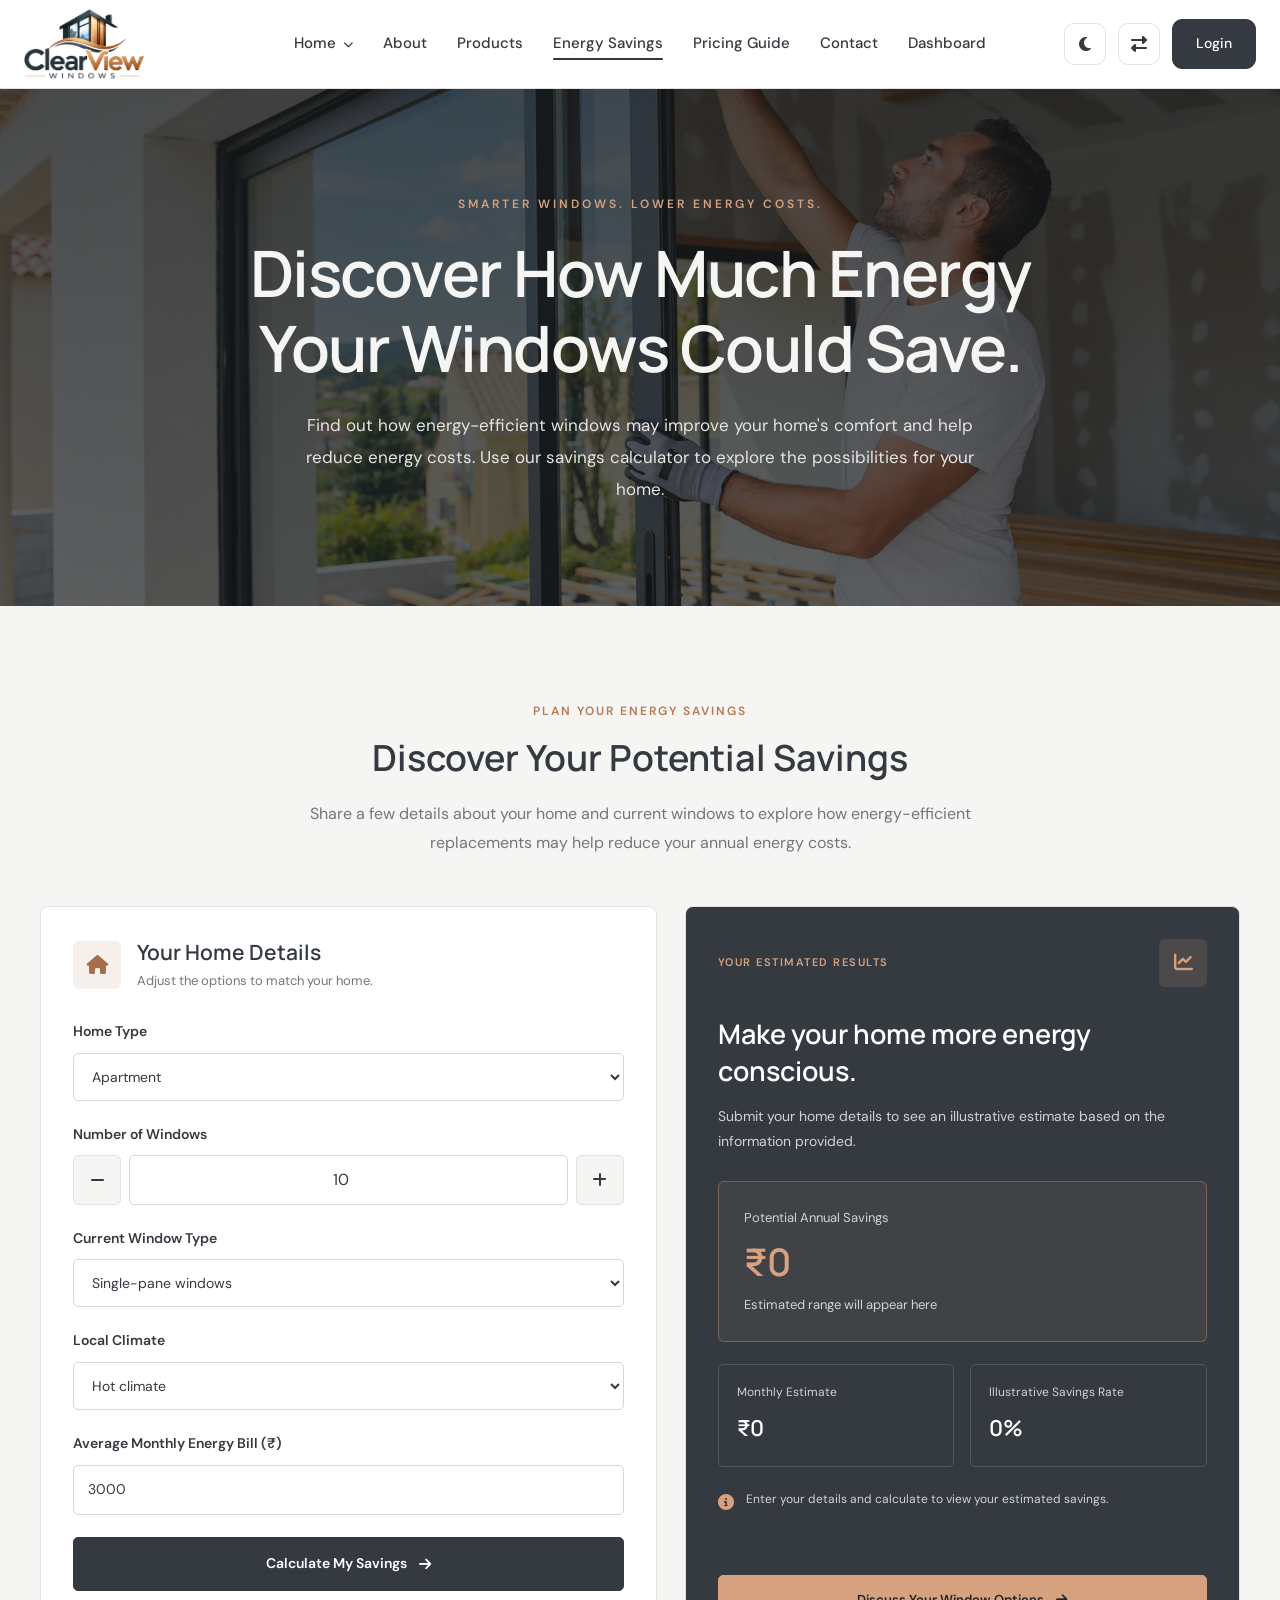
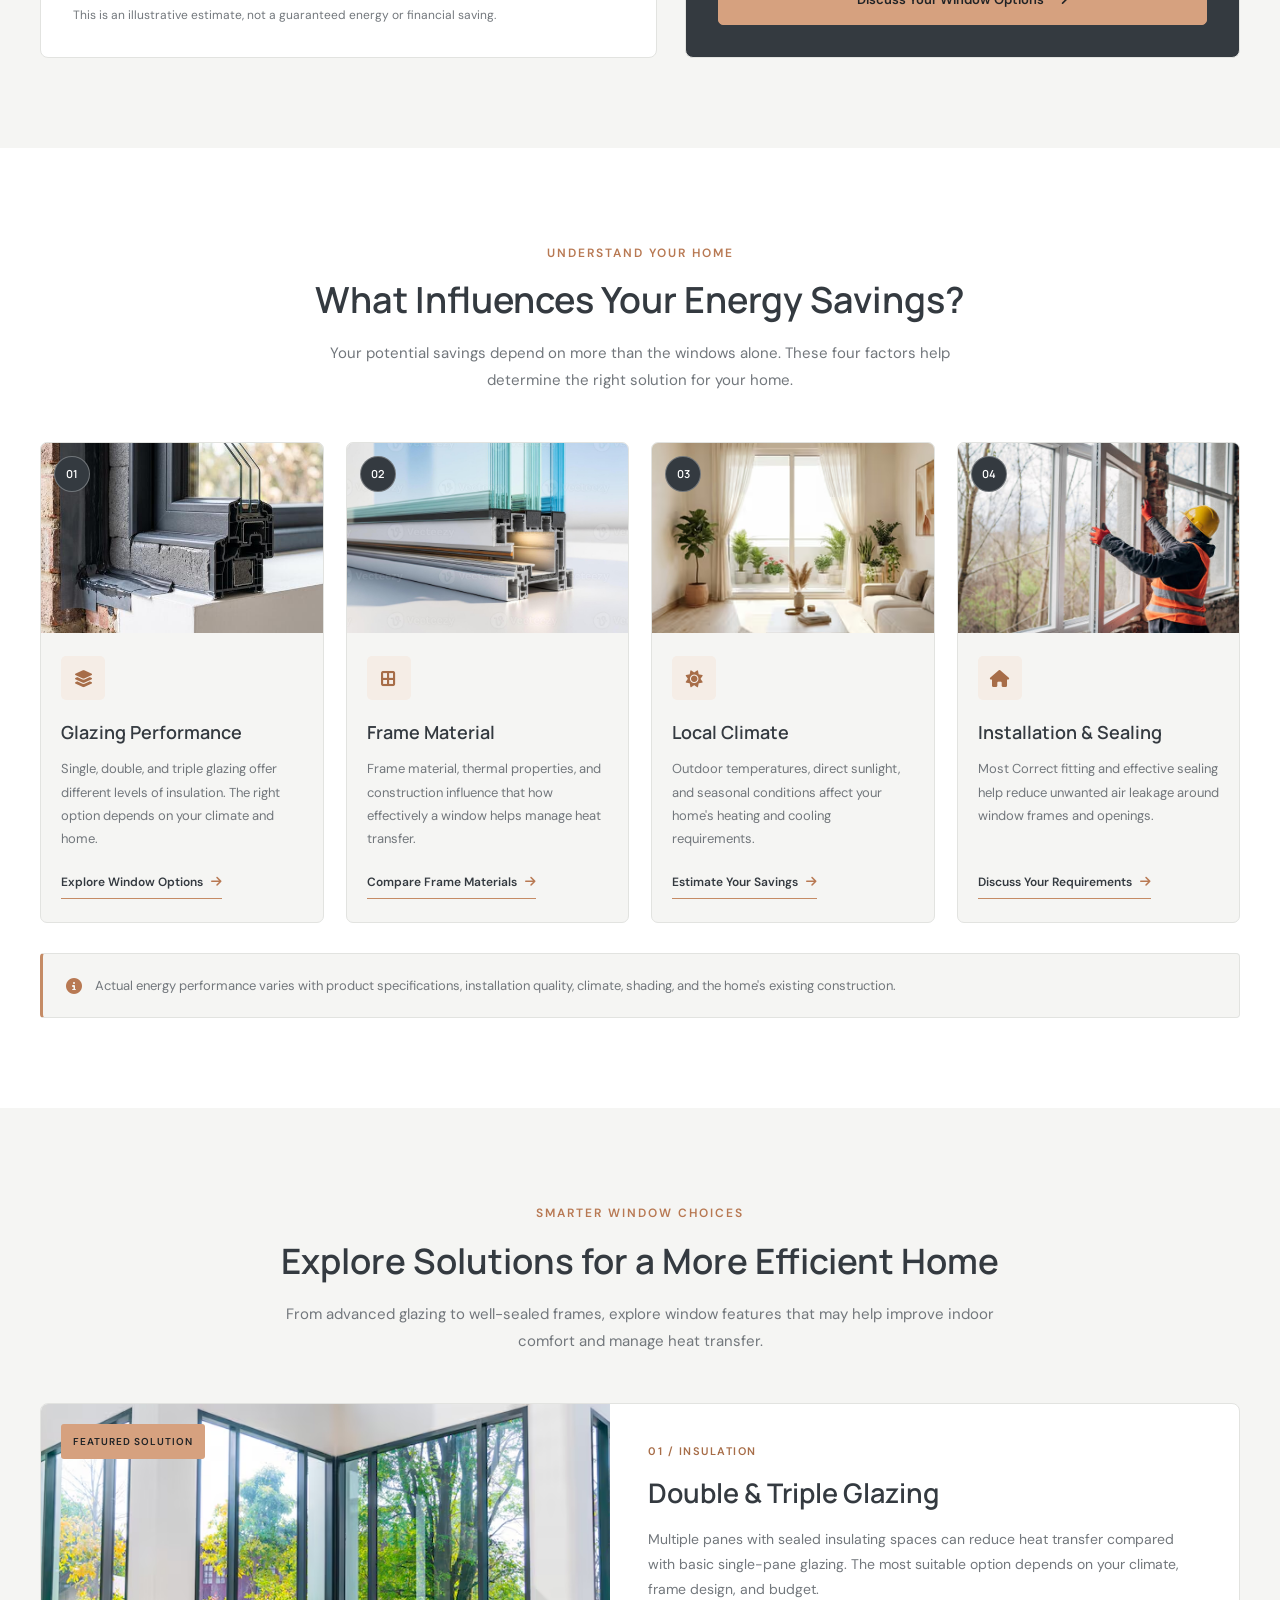
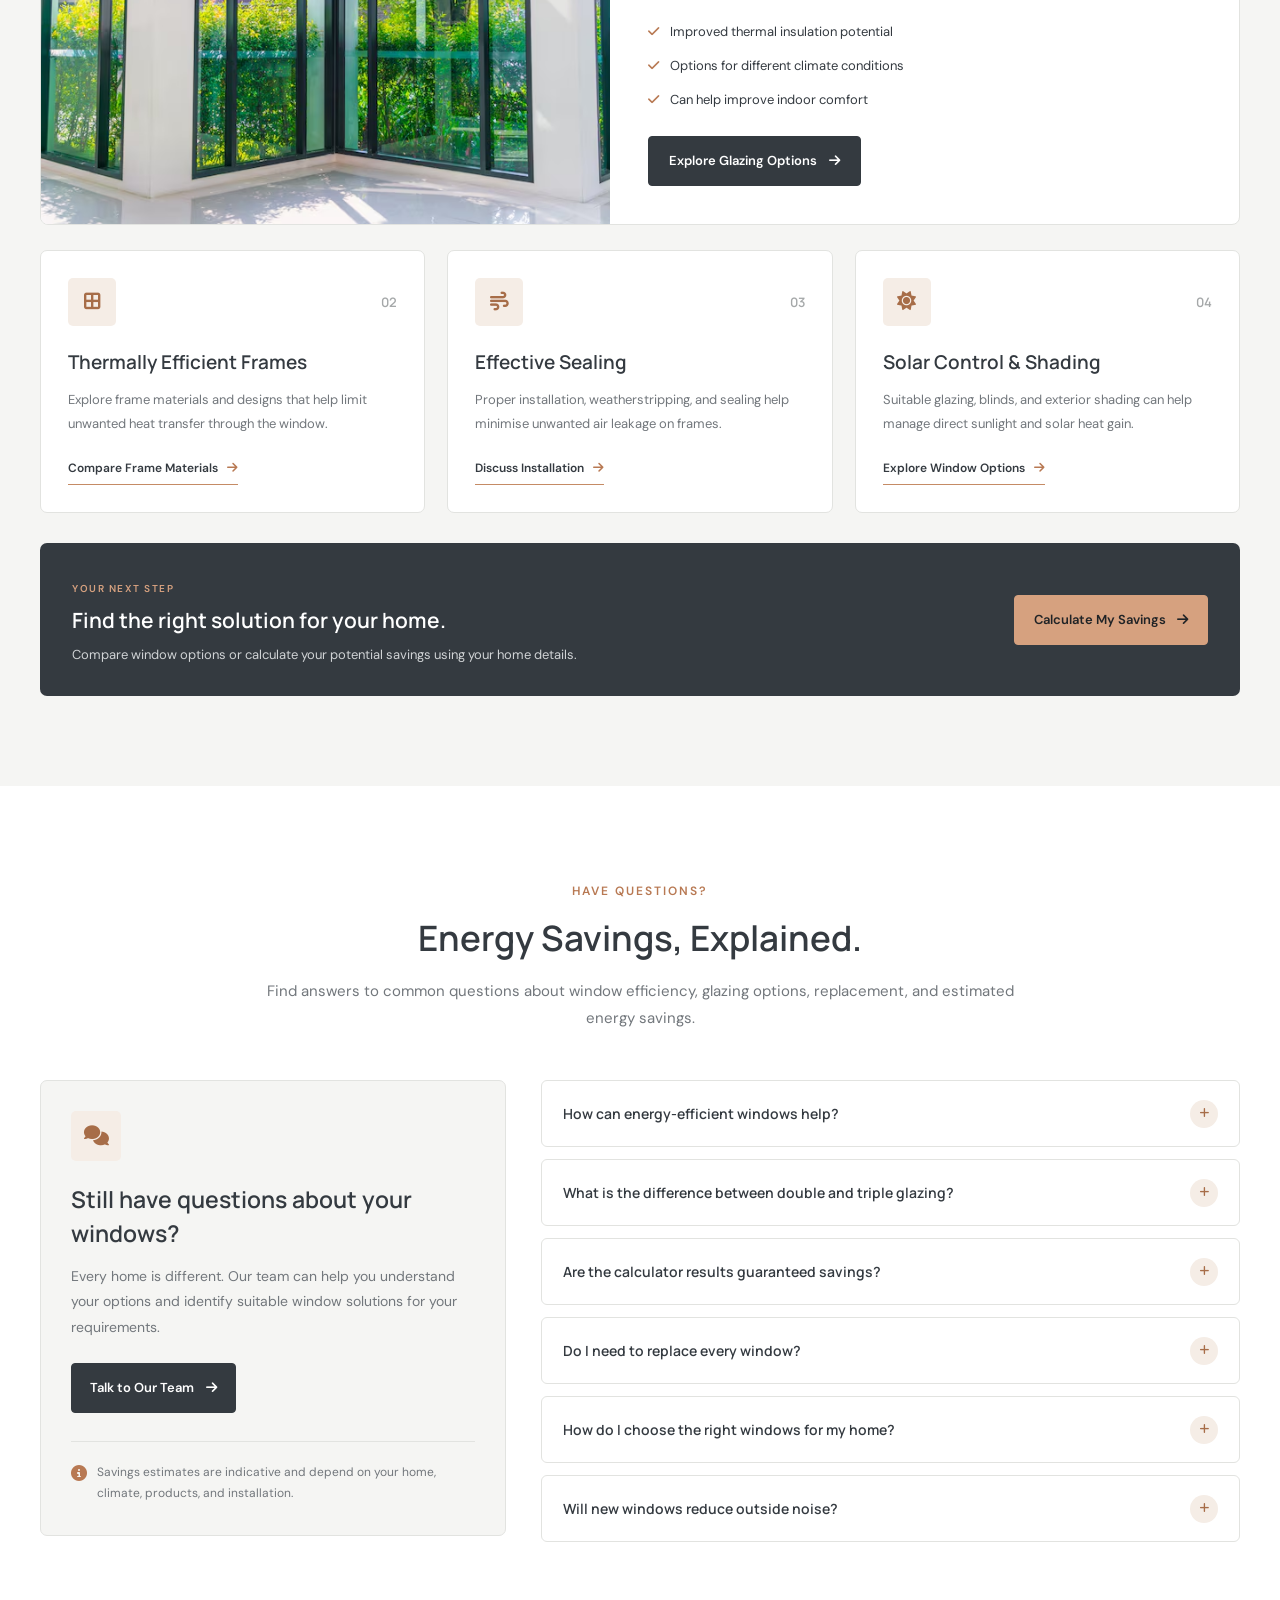
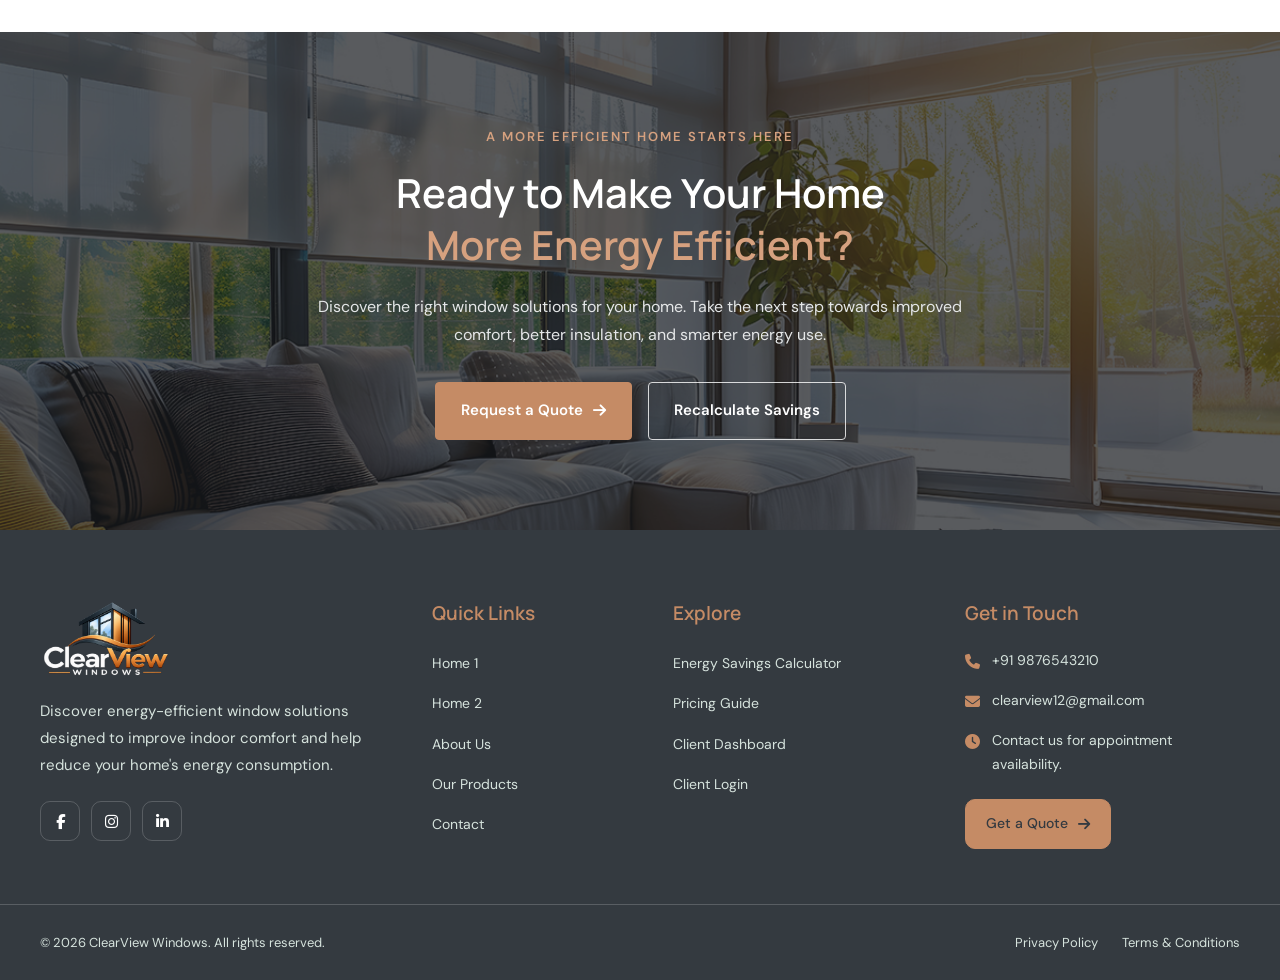
<file: energy-savings-calculator.html>
<!DOCTYPE html>
<html lang="en">

<head>
    <meta charset="UTF-8">
    <meta name="viewport" content="width=device-width, initial-scale=1.0">

    <title>ClearView Windows</title>

    <meta name="description"
        content="Explore energy-efficient window replacement solutions, window styles, energy savings and pricing with ClearView Windows.">

    <!-- Favicon -->
    <link rel="icon" type="image/png" href="images/favicon.png">

    <!-- Google Fonts: Manrope + DM Sans -->
    <link rel="preconnect" href="https://fonts.googleapis.com">
    <link rel="preconnect" href="https://fonts.gstatic.com" crossorigin>

    <link
        href="https://fonts.googleapis.com/css2?family=DM+Sans:wght@400;500;600&family=Manrope:wght@400;500;600;700&display=swap"
        rel="stylesheet">

    <!-- Font Awesome -->
    <link rel="stylesheet" href="https://cdnjs.cloudflare.com/ajax/libs/font-awesome/6.7.2/css/all.min.css">

    <!-- Main CSS -->
    <link rel="stylesheet" href="css/style.css">

</head>

<body>


    <!-- ================= HEADER ================= -->
    <header class="cv-header" id="cvHeader">
        <div class="cv-header-container">

            <!-- Logo - Left Edge -->
            <a href="index.html" class="cv-logo" aria-label="ClearView Windows Home">
                <img src="images/logo.png" alt="ClearView Windows">
            </a>

            <!-- Desktop Navigation - Center -->
            <nav class="cv-desktop-nav" aria-label="Main navigation">
                <ul class="cv-nav-list">

                    <li class="cv-nav-item cv-home-dropdown">
                        <a href="index.html" class="cv-nav-link">
                            <span class="cv-nav-label">Home</span>
                            <i class="fa-solid fa-chevron-down cv-dropdown-icon"></i>
                        </a>

                        <ul class="cv-dropdown-menu">
                            <li><a href="index.html"><span class="cv-nav-label">Home 1</span></a></li>
                            <li><a href="home-2.html"><span class="cv-nav-label">Home 2</span></a></li>
                        </ul>
                    </li>

                    <li class="cv-nav-item">
                        <a href="about.html" class="cv-nav-link"><span class="cv-nav-label">About</span></a>
                    </li>

                    <li class="cv-nav-item">
                        <a href="products.html" class="cv-nav-link"><span class="cv-nav-label">Products</span></a>
                    </li>

                    <li class="cv-nav-item">
                        <a href="energy-savings-calculator.html" class="cv-nav-link"><span class="cv-nav-label">Energy
                                Savings</span></a>
                    </li>

                    <li class="cv-nav-item">
                        <a href="pricing-guide.html" class="cv-nav-link">
                            <span class="cv-nav-label">Pricing Guide</span>
                        </a>
                    </li>

                    <li class="cv-nav-item">
                        <a href="contact.html" class="cv-nav-link"><span class="cv-nav-label">Contact</span></a>
                    </li>

                    <li class="cv-nav-item">
                        <a href="dashboard.html" class="cv-nav-link"><span class="cv-nav-label">Dashboard</span></a>
                    </li>

                </ul>
            </nav>

            <!-- Desktop Controls - Right Edge -->
            <div class="cv-desktop-controls">

                <button class="cv-icon-toggle" id="cvDesktopTheme" type="button" aria-label="Enable dark mode"
                    aria-pressed="false" title="Dark mode">
                    <i class="fa-solid fa-moon"></i>
                </button>

                <button class="cv-icon-toggle" id="cvDesktopRTL" type="button" aria-label="Enable RTL mode"
                    aria-pressed="false" title="RTL mode">
                    <i class="fa-solid fa-right-left"></i>
                </button>

                <a href="login.html" class="cv-login-btn">Login</a>

            </div>

            <!-- Mobile / Tablet Menu Toggle -->
            <button class="cv-menu-toggle" id="cvMenuToggle" type="button" aria-label="Open navigation menu"
                aria-expanded="false" aria-controls="cvMobilePanel">
                <span></span>
                <span></span>
                <span></span>
            </button>

        </div>

        <!-- Mobile / Tablet Navigation Panel -->
        <div class="cv-mobile-panel" id="cvMobilePanel">

            <nav class="cv-mobile-nav" aria-label="Mobile navigation">
                <ul class="cv-mobile-nav-list">

                    <li class="cv-mobile-home">
                        <div class="cv-mobile-home-row">
                            <a href="index.html"><span class="cv-nav-label">Home</span></a>

                            <button class="cv-submenu-toggle" id="cvSubmenuToggle" type="button"
                                aria-label="Toggle Home submenu" aria-expanded="false">
                                <i class="fa-solid fa-chevron-down"></i>
                            </button>
                        </div>

                        <ul class="cv-mobile-submenu" id="cvHomeSubmenu">
                            <li><a href="index.html"><span class="cv-nav-label">Home 1</span></a></li>
                            <li><a href="home-2.html"><span class="cv-nav-label">Home 2</span></a></li>
                        </ul>
                    </li>

                    <li><a href="about.html"><span class="cv-nav-label">About</span></a></li>
                    <li><a href="products.html"><span class="cv-nav-label">Products</span></a></li>
                    <li>
                        <a href="energy-savings-calculator.html">
                            <span class="cv-nav-label">Energy Savings Calculator</span>
                        </a>
                    </li>
                    <li><a href="pricing-guide.html"><span class="cv-nav-label">Pricing Guide</span></a></li>
                    <li><a href="contact.html"><span class="cv-nav-label">Contact</span></a></li>
                    <li><a href="dashboard.html"><span class="cv-nav-label">Dashboard</span></a></li>

                </ul>
            </nav>

            <!-- Mobile Controls Inside Menu -->
            <div class="cv-mobile-controls">

                <button class="cv-mobile-control-btn" id="cvMobileTheme" type="button" aria-pressed="false">
                    <i class="fa-solid fa-moon"></i>
                    <span>Dark Mode</span>
                </button>

                <button class="cv-mobile-control-btn" id="cvMobileRTL" type="button" aria-pressed="false">
                    <i class="fa-solid fa-right-left"></i>
                    <span>RTL Mode</span>
                </button>

                <a href="login.html" class="cv-mobile-login-btn">
                    <i class="fa-solid fa-user"></i>
                    Login
                </a>

            </div>

        </div>
    </header>


    <!-- ==========================
     ABOUT PAGE HERO
=========================== -->
    <section class="cv-inner-hero cv-esc-hero">
        <div class="cv-inner-hero-overlay"></div>

        <div class="cv-inner-hero-content">
            <span class="cv-inner-hero-label">
                SMARTER WINDOWS. LOWER ENERGY COSTS.
            </span>

            <h1>Discover How Much Energy<br> Your Windows Could Save.</h1>

            <p>
                Find out how energy-efficient windows may improve your home's comfort and help reduce energy costs. Use
                our savings calculator to explore the possibilities for your home.
            </p>
        </div>
    </section>


    <!-- SECTION 2: ENERGY SAVINGS ESTIMATOR -->
    <section class="cv-energy-estimator" id="cv-energy-estimator">
        <div class="cv-energy-estimator-container">

            <!-- Section Heading -->
            <div class="cv-energy-estimator-heading">
                <span class="cv-energy-estimator-label">
                    PLAN YOUR ENERGY SAVINGS
                </span>

                <h2>Discover Your Potential Savings</h2>

                <p>
                    Share a few details about your home and current windows
                    to explore how energy-efficient replacements may help
                    reduce your annual energy costs.
                </p>
            </div>

            <div class="cv-energy-estimator-layout">

                <!-- Input Form -->
                <div class="cv-energy-estimator-form-card">
                    <div class="cv-energy-estimator-card-heading">
                        <div class="cv-energy-estimator-icon">
                            <i class="fa-solid fa-house"></i>
                        </div>

                        <div>
                            <h3>Your Home Details</h3>
                            <p>Adjust the options to match your home.</p>
                        </div>
                    </div>

                    <form id="cvEnergySavingsForm">

                        <div class="cv-energy-estimator-field">
                            <label for="cvEnergyHomeType">Home Type</label>

                            <select id="cvEnergyHomeType" required>
                                <option value="1">Apartment</option>
                                <option value="1.15">Independent House</option>
                                <option value="1.3">Large House</option>
                            </select>
                        </div>

                        <div class="cv-energy-estimator-field">
                            <label for="cvEnergyWindowCount">
                                Number of Windows
                            </label>

                            <div class="cv-energy-estimator-number">
                                <button type="button" class="cv-energy-stepper" data-energy-step="-1"
                                    aria-label="Decrease window count">
                                    <i class="fa-solid fa-minus"></i>
                                </button>

                                <input type="number" id="cvEnergyWindowCount" min="1" max="100" value="10" required>

                                <button type="button" class="cv-energy-stepper" data-energy-step="1"
                                    aria-label="Increase window count">
                                    <i class="fa-solid fa-plus"></i>
                                </button>
                            </div>
                        </div>

                        <div class="cv-energy-estimator-field">
                            <label for="cvEnergyCurrentWindows">
                                Current Window Type
                            </label>

                            <select id="cvEnergyCurrentWindows" required>
                                <option value="1.2">Single-pane windows</option>
                                <option value="1.1">Older double-pane windows</option>
                                <option value="1">Relatively efficient windows</option>
                            </select>
                        </div>

                        <div class="cv-energy-estimator-field">
                            <label for="cvEnergyClimate">
                                Local Climate
                            </label>

                            <select id="cvEnergyClimate" required>
                                <option value="1.15">Hot climate</option>
                                <option value="1">Mixed climate</option>
                                <option value="0.9">Cold climate</option>
                            </select>
                        </div>

                        <div class="cv-energy-estimator-field">
                            <label for="cvEnergyMonthlyBill">
                                Average Monthly Energy Bill (₹)
                            </label>

                            <input type="number" id="cvEnergyMonthlyBill" min="1" max="1000000" value="3000"
                                placeholder="e.g. 3000" required>
                        </div>

                        <button type="submit" class="cv-energy-estimator-submit">
                            Calculate My Savings
                            <i class="fa-solid fa-arrow-right"></i>
                        </button>

                        <p class="cv-energy-estimator-disclaimer">
                            This is an illustrative estimate, not a guaranteed
                            energy or financial saving.
                        </p>
                    </form>
                </div>

                <!-- Results Panel -->
                <div class="cv-energy-estimator-result">

                    <div class="cv-energy-result-top">
                        <span class="cv-energy-result-label">
                            YOUR ESTIMATED RESULTS
                        </span>

                        <div class="cv-energy-result-icon">
                            <i class="fa-solid fa-chart-line"></i>
                        </div>
                    </div>

                    <h3>Make your home more energy conscious.</h3>

                    <p class="cv-energy-result-description">
                        Submit your home details to see an illustrative
                        estimate based on the information provided.
                    </p>

                    <div class="cv-energy-result-highlight">
                        <span>Potential Annual Savings</span>

                        <strong id="cvEnergyAnnualSavings">₹0</strong>

                        <small id="cvEnergySavingsRange">
                            Estimated range will appear here
                        </small>
                    </div>

                    <div class="cv-energy-result-metrics">
                        <div class="cv-energy-result-metric">
                            <span>Monthly Estimate</span>
                            <strong id="cvEnergyMonthlySavings">₹0</strong>
                        </div>

                        <div class="cv-energy-result-metric">
                            <span>Illustrative Savings Rate</span>
                            <strong id="cvEnergySavingsPercent">0%</strong>
                        </div>
                    </div>

                    <div class="cv-energy-result-note">
                        <i class="fa-solid fa-circle-info"></i>

                        <p id="cvEnergyResultMessage" aria-live="polite">
                            Enter your details and calculate to view your
                            estimated savings.
                        </p>
                    </div>

                    <a href="contact.html" class="cv-energy-result-cta">
                        Discuss Your Window Options
                        <i class="fa-solid fa-arrow-right"></i>
                    </a>

                </div>
            </div>
        </div>
    </section>

    <!-- SECTION 3: ENERGY SAVINGS FACTORS -->
    <section class="cv-energy-factors" id="cv-energy-factors">
        <div class="cv-energy-factors-container">

            <div class="cv-energy-factors-heading">
                <span class="cv-energy-factors-label">
                    UNDERSTAND YOUR HOME
                </span>

                <h2>What Influences Your Energy Savings?</h2>

                <p>
                    Your potential savings depend on more than the windows
                    alone. These four factors help determine the right
                    solution for your home.
                </p>
            </div>

            <div class="cv-energy-factors-grid">

                <!-- Factor 1 -->
                <article class="cv-energy-factor-card">
                    <div class="cv-energy-factor-image">
                        <img src="images/energy-factor-glazing.jpg" alt="Close-up of a modern double-glazed window"
                            loading="lazy">
                        <span class="cv-energy-factor-number">01</span>
                    </div>

                    <div class="cv-energy-factor-content">
                        <div class="cv-energy-factor-icon">
                            <i class="fa-solid fa-layer-group"></i>
                        </div>

                        <h3>Glazing Performance</h3>

                        <p>
                            Single, double, and triple glazing offer
                            different levels of insulation. The right
                            option depends on your climate and home.
                        </p>

                        <a href="products.html" class="cv-energy-factor-link">
                            Explore Window Options
                            <i class="fa-solid fa-arrow-right"></i>
                        </a>
                    </div>
                </article>

                <!-- Factor 2 -->
                <article class="cv-energy-factor-card">
                    <div class="cv-energy-factor-image">
                        <img src="images/energy-factor-frame.jpg" alt="Contemporary insulated window frame detail"
                            loading="lazy">
                        <span class="cv-energy-factor-number">02</span>
                    </div>

                    <div class="cv-energy-factor-content">
                        <div class="cv-energy-factor-icon">
                            <i class="fa-solid fa-border-all"></i>
                        </div>

                        <h3>Frame Material</h3>

                        <p>
                            Frame material, thermal properties, and
                            construction influence that how effectively a
                            window helps manage heat transfer.
                        </p>

                        <a href="products.html" class="cv-energy-factor-link">
                            Compare Frame Materials
                            <i class="fa-solid fa-arrow-right"></i>
                        </a>
                    </div>
                </article>

                <!-- Factor 3 -->
                <article class="cv-energy-factor-card">
                    <div class="cv-energy-factor-image">
                        <img src="images/energy-factor-climate.jpg"
                            alt="Sunlight entering a modern residential interior" loading="lazy">
                        <span class="cv-energy-factor-number">03</span>
                    </div>

                    <div class="cv-energy-factor-content">
                        <div class="cv-energy-factor-icon">
                            <i class="fa-solid fa-sun"></i>
                        </div>

                        <h3>Local Climate</h3>

                        <p>
                            Outdoor temperatures, direct sunlight, and
                            seasonal conditions affect your home's
                            heating and cooling requirements.
                        </p>

                        <a href="#cv-energy-estimator" class="cv-energy-factor-link">
                            Estimate Your Savings
                            <i class="fa-solid fa-arrow-right"></i>
                        </a>
                    </div>
                </article>

                <!-- Factor 4 -->
                <article class="cv-energy-factor-card">
                    <div class="cv-energy-factor-image">
                        <img src="images/energy-factor-installation.jpg"
                            alt="Professional installation of a modern window frame" loading="lazy">
                        <span class="cv-energy-factor-number">04</span>
                    </div>

                    <div class="cv-energy-factor-content">
                        <div class="cv-energy-factor-icon">
                            <i class="fa-solid fa-house"></i>
                        </div>

                        <h3>Installation & Sealing</h3>

                        <p>
                            Most Correct fitting and effective sealing help
                            reduce unwanted air leakage around window
                            frames and openings.
                        </p>

                        <a href="contact.html" class="cv-energy-factor-link">
                            Discuss Your Requirements
                            <i class="fa-solid fa-arrow-right"></i>
                        </a>
                    </div>
                </article>

            </div>

            <div class="cv-energy-factors-note">
                <i class="fa-solid fa-circle-info"></i>
                <p>
                    Actual energy performance varies with product
                    specifications, installation quality, climate,
                    shading, and the home's existing construction.
                </p>
            </div>

        </div>
    </section>

    <!-- SECTION 4: ENERGY-EFFICIENT WINDOW SOLUTIONS -->
    <section class="cv-energy-solutions" id="cv-energy-solutions">
        <div class="cv-energy-solutions-container">

            <!-- Heading -->
            <div class="cv-energy-solutions-heading">
                <span class="cv-energy-solutions-label">
                    SMARTER WINDOW CHOICES
                </span>

                <h2>Explore Solutions for a More Efficient Home</h2>

                <p>
                    From advanced glazing to well-sealed frames, explore
                    window features that may help improve indoor comfort
                    and manage heat transfer.
                </p>
            </div>

            <!-- Featured Solution -->
            <div class="cv-energy-solutions-featured">

                <div class="cv-energy-solutions-featured-image">
                    <img src="images/solution-double-glazing.jpg" alt="Modern double-glazed windows in a bright home"
                        loading="lazy">
                    <span class="cv-energy-solutions-image-tag">
                        FEATURED SOLUTION
                    </span>
                </div>

                <div class="cv-energy-solutions-featured-content">
                    <span class="cv-energy-solutions-step">
                        01 / INSULATION
                    </span>

                    <h3>Double & Triple Glazing</h3>

                    <p>
                        Multiple panes with sealed insulating spaces can
                        reduce heat transfer compared with basic single-pane
                        glazing. The most suitable option depends on your
                        climate, frame design, and budget.
                    </p>

                    <ul class="cv-energy-solutions-checklist">
                        <li>
                            <i class="fa-solid fa-check"></i>
                            Improved thermal insulation potential
                        </li>
                        <li>
                            <i class="fa-solid fa-check"></i>
                            Options for different climate conditions
                        </li>
                        <li>
                            <i class="fa-solid fa-check"></i>
                            Can help improve indoor comfort
                        </li>
                    </ul>

                    <a href="products.html" class="cv-energy-solutions-primary">
                        Explore Glazing Options
                        <i class="fa-solid fa-arrow-right"></i>
                    </a>
                </div>

            </div>

            <!-- Solution Cards -->
            <div class="cv-energy-solutions-grid">

                <article class="cv-energy-solution-card">
                    <div class="cv-energy-solution-card-top">
                        <div class="cv-energy-solution-icon">
                            <i class="fa-solid fa-border-all"></i>
                        </div>
                        <span>02</span>
                    </div>

                    <h3>Thermally Efficient Frames</h3>

                    <p>
                        Explore frame materials and designs that help
                        limit unwanted heat transfer through the window.
                    </p>

                    <a href="products.html" class="cv-energy-solution-link">
                        Compare Frame Materials
                        <i class="fa-solid fa-arrow-right"></i>
                    </a>
                </article>

                <article class="cv-energy-solution-card">
                    <div class="cv-energy-solution-card-top">
                        <div class="cv-energy-solution-icon">
                            <i class="fa-solid fa-wind"></i>
                        </div>
                        <span>03</span>
                    </div>

                    <h3>Effective Sealing</h3>

                    <p>
                        Proper installation, weatherstripping, and sealing
                        help minimise unwanted air leakage on frames.
                    </p>

                    <a href="contact.html" class="cv-energy-solution-link">
                        Discuss Installation
                        <i class="fa-solid fa-arrow-right"></i>
                    </a>
                </article>

                <article class="cv-energy-solution-card">
                    <div class="cv-energy-solution-card-top">
                        <div class="cv-energy-solution-icon">
                            <i class="fa-solid fa-sun"></i>
                        </div>
                        <span>04</span>
                    </div>

                    <h3>Solar Control & Shading</h3>

                    <p>
                        Suitable glazing, blinds, and exterior shading
                        can help manage direct sunlight and solar heat gain.
                    </p>

                    <a href="products.html" class="cv-energy-solution-link">
                        Explore Window Options
                        <i class="fa-solid fa-arrow-right"></i>
                    </a>
                </article>

            </div>

            <!-- Bottom CTA -->
            <div class="cv-energy-solutions-bottom">
                <div>
                    <span>YOUR NEXT STEP</span>
                    <h3>Find the right solution for your home.</h3>
                    <p>
                        Compare window options or calculate your potential
                        savings using your home details.
                    </p>
                </div>

                <a href="#cv-energy-estimator" class="cv-energy-solutions-bottom-btn">
                    Calculate My Savings
                    <i class="fa-solid fa-arrow-right"></i>
                </a>
            </div>

        </div>
    </section>

    <!-- SECTION 5: ENERGY SAVINGS FAQ -->
    <section class="cv-energy-faq" id="cv-energy-faq">
        <div class="cv-energy-faq-container">

            <div class="cv-energy-faq-heading">
                <span class="cv-energy-faq-label">
                    HAVE QUESTIONS?
                </span>

                <h2>Energy Savings, Explained.</h2>

                <p>
                    Find answers to common questions about window efficiency,
                    glazing options, replacement, and estimated energy savings.
                </p>
            </div>

            <div class="cv-energy-faq-layout">

                <!-- Left Information Panel -->
                <div class="cv-energy-faq-intro">
                    <div class="cv-energy-faq-icon">
                        <i class="fa-solid fa-comments"></i>
                    </div>

                    <h3>Still have questions about your windows?</h3>

                    <p>
                        Every home is different. Our team can help you
                        understand your options and identify suitable
                        window solutions for your requirements.
                    </p>

                    <a href="contact.html" class="cv-energy-faq-contact">
                        Talk to Our Team
                        <i class="fa-solid fa-arrow-right"></i>
                    </a>

                    <div class="cv-energy-faq-note">
                        <i class="fa-solid fa-circle-info"></i>
                        <span>
                            Savings estimates are indicative and depend
                            on your home, climate, products, and installation.
                        </span>
                    </div>
                </div>

                <!-- FAQ Accordion -->
                <div class="cv-energy-faq-list">

                    <article class="cv-energy-faq-item">
                        <button class="cv-energy-faq-question" type="button" aria-expanded="true">
                            <span>How can energy-efficient windows help?</span>
                            <i class="fa-solid fa-plus"></i>
                        </button>

                        <div class="cv-energy-faq-answer">
                            <p>
                                Suitable glazing, frame design, and proper
                                sealing can help manage heat transfer and
                                unwanted air leakage. The impact depends
                                on your existing windows and home conditions.
                            </p>
                        </div>
                    </article>

                    <article class="cv-energy-faq-item">
                        <button class="cv-energy-faq-question" type="button" aria-expanded="false">
                            <span>What is the difference between double and triple glazing?</span>
                            <i class="fa-solid fa-plus"></i>
                        </button>

                        <div class="cv-energy-faq-answer">
                            <p>
                                Double glazing uses two panes of glass,
                                while triple glazing uses three. Triple glazing
                                can offer improved insulation in suitable
                                systems, but the best choice depends on
                                climate, frame construction, and budget.
                            </p>
                        </div>
                    </article>

                    <article class="cv-energy-faq-item">
                        <button class="cv-energy-faq-question" type="button" aria-expanded="false">
                            <span>Are the calculator results guaranteed savings?</span>
                            <i class="fa-solid fa-plus"></i>
                        </button>

                        <div class="cv-energy-faq-answer">
                            <p>
                                No. The calculator provides an illustrative
                                estimate using the details entered. Actual
                                savings vary with energy tariffs, weather,
                                window performance, installation, and usage.
                            </p>
                        </div>
                    </article>

                    <article class="cv-energy-faq-item">
                        <button class="cv-energy-faq-question" type="button" aria-expanded="false">
                            <span>Do I need to replace every window?</span>
                            <i class="fa-solid fa-plus"></i>
                        </button>

                        <div class="cv-energy-faq-answer">
                            <p>
                                Not necessarily. The condition of existing
                                windows, air leakage, comfort issues, and
                                your budget can help determine which windows
                                should be prioritised.
                            </p>
                        </div>
                    </article>

                    <article class="cv-energy-faq-item">
                        <button class="cv-energy-faq-question" type="button" aria-expanded="false">
                            <span>How do I choose the right windows for my home?</span>
                            <i class="fa-solid fa-plus"></i>
                        </button>

                        <div class="cv-energy-faq-answer">
                            <p>
                                Consider your climate, ventilation needs,
                                sunlight exposure, glazing, frame material,
                                and installation requirements. Comparing
                                product specifications can help you make
                                an informed decision.
                            </p>
                        </div>
                    </article>

                    <article class="cv-energy-faq-item">
                        <button class="cv-energy-faq-question" type="button" aria-expanded="false">
                            <span>Will new windows reduce outside noise?</span>
                            <i class="fa-solid fa-plus"></i>
                        </button>

                        <div class="cv-energy-faq-answer">
                            <p>
                                Properly selected window systems may help
                                reduce outside noise. The result depends on
                                the glazing specification, frame, seals,
                                installation, and the type of noise.
                            </p>
                        </div>
                    </article>

                </div>
            </div>

        </div>
    </section>

    <!-- Energy Savings Final CTA Section -->
    <section class="cv-energy-final-cta">
        <div class="cv-energy-final-overlay"></div>

        <div class="cv-energy-final-content">
            <span class="cv-energy-final-eyebrow">
                A MORE EFFICIENT HOME STARTS HERE
            </span>

            <h2>
                Ready to Make Your Home
                <span>More Energy Efficient?</span>
            </h2>

            <p>
                Discover the right window solutions for your home.
                Take the next step towards improved comfort,
                better insulation, and smarter energy use.
            </p>

            <div class="cv-energy-final-actions">
                <a href="contact.html" class="cv-energy-final-btn-primary">
                    Request a Quote
                    <i class="fas fa-arrow-right"></i>
                </a>

                <a href="#cv-energy-estimator" class="cv-energy-final-btn-secondary">
                    Recalculate Savings
                </a>
            </div>
        </div>
    </section>

    <!-- ================= FOOTER ================= -->
    <footer class="cv-footer">

        <div class="cv-footer-main">
            <div class="cv-footer-container">

                <!-- Brand -->
                <div class="cv-footer-brand">
                    <a href="index.html" class="cv-footer-logo">
                        <img src="images/logo-white.png" alt="ClearView Windows">
                    </a>

                    <p class="cv-footer-description">
                        Discover energy-efficient window solutions
                        designed to improve indoor comfort and help
                        reduce your home's energy consumption.
                    </p>

                    <div class="cv-footer-socials">
                        <a href="#" aria-label="Facebook">
                            <i class="fa-brands fa-facebook-f"></i>
                        </a>
                        <a href="#" aria-label="Instagram">
                            <i class="fa-brands fa-instagram"></i>
                        </a>
                        <a href="#" aria-label="LinkedIn">
                            <i class="fa-brands fa-linkedin-in"></i>
                        </a>
                    </div>
                </div>

                <!-- Quick Links -->
                <div class="cv-footer-column">
                    <h3>Quick Links</h3>
                    <ul>
                        <li><a href="index.html">Home 1</a></li>
                        <li><a href="home-2.html">Home 2</a></li>
                        <li><a href="about.html">About Us</a></li>
                        <li><a href="products.html">Our Products</a></li>
                        <li><a href="contact.html">Contact</a></li>
                    </ul>
                </div>

                <!-- Our Services -->
                <div class="cv-footer-column">
                    <h3>Explore</h3>
                    <ul>
                        <li>
                            <a href="energy-savings-calculator.html">
                                Energy Savings Calculator
                            </a>
                        </li>
                        <li>
                            <a href="pricing-guide.html">Pricing Guide</a>
                        </li>
                        <li>
                            <a href="dashboard.html">Client Dashboard</a>
                        </li>
                        <li>
                            <a href="login.html">Client Login</a>
                        </li>
                    </ul>
                </div>

                <!-- Contact -->
                <div class="cv-footer-column cv-footer-contact">
                    <h3>Get in Touch</h3>

                    <p>
                        <i class="fa-solid fa-phone"></i>
                        <a href="tel:+10000000000">+91 9876543210</a>
                    </p>

                    <p>
                        <i class="fa-solid fa-envelope"></i>
                        <a href="mailto:info@example.com">
                            clearview12@gmail.com
                        </a>
                    </p>

                    <p>
                        <i class="fa-solid fa-clock"></i>
                        <span>Contact us for appointment availability.</span>
                    </p>

                    <a href="contact.html" class="cv-footer-cta">
                        Get a Quote
                        <i class="fa-solid fa-arrow-right"></i>
                    </a>
                </div>

            </div>
        </div>

        <!-- Footer Bottom -->
        <div class="cv-footer-bottom">
            <div class="cv-footer-bottom-container">

                <p>
                    &copy; <span id="cvCopyrightYear"></span>
                    ClearView Windows. All rights reserved.
                </p>

                <div class="cv-footer-legal">
                    <a href="#">Privacy Policy</a>
                    <a href="#">Terms & Conditions</a>
                </div>

            </div>
        </div>

    </footer>
    <!-- =============== END FOOTER =============== -->


    <script src="js/main.js"></script>

</body>

</html>
</file>
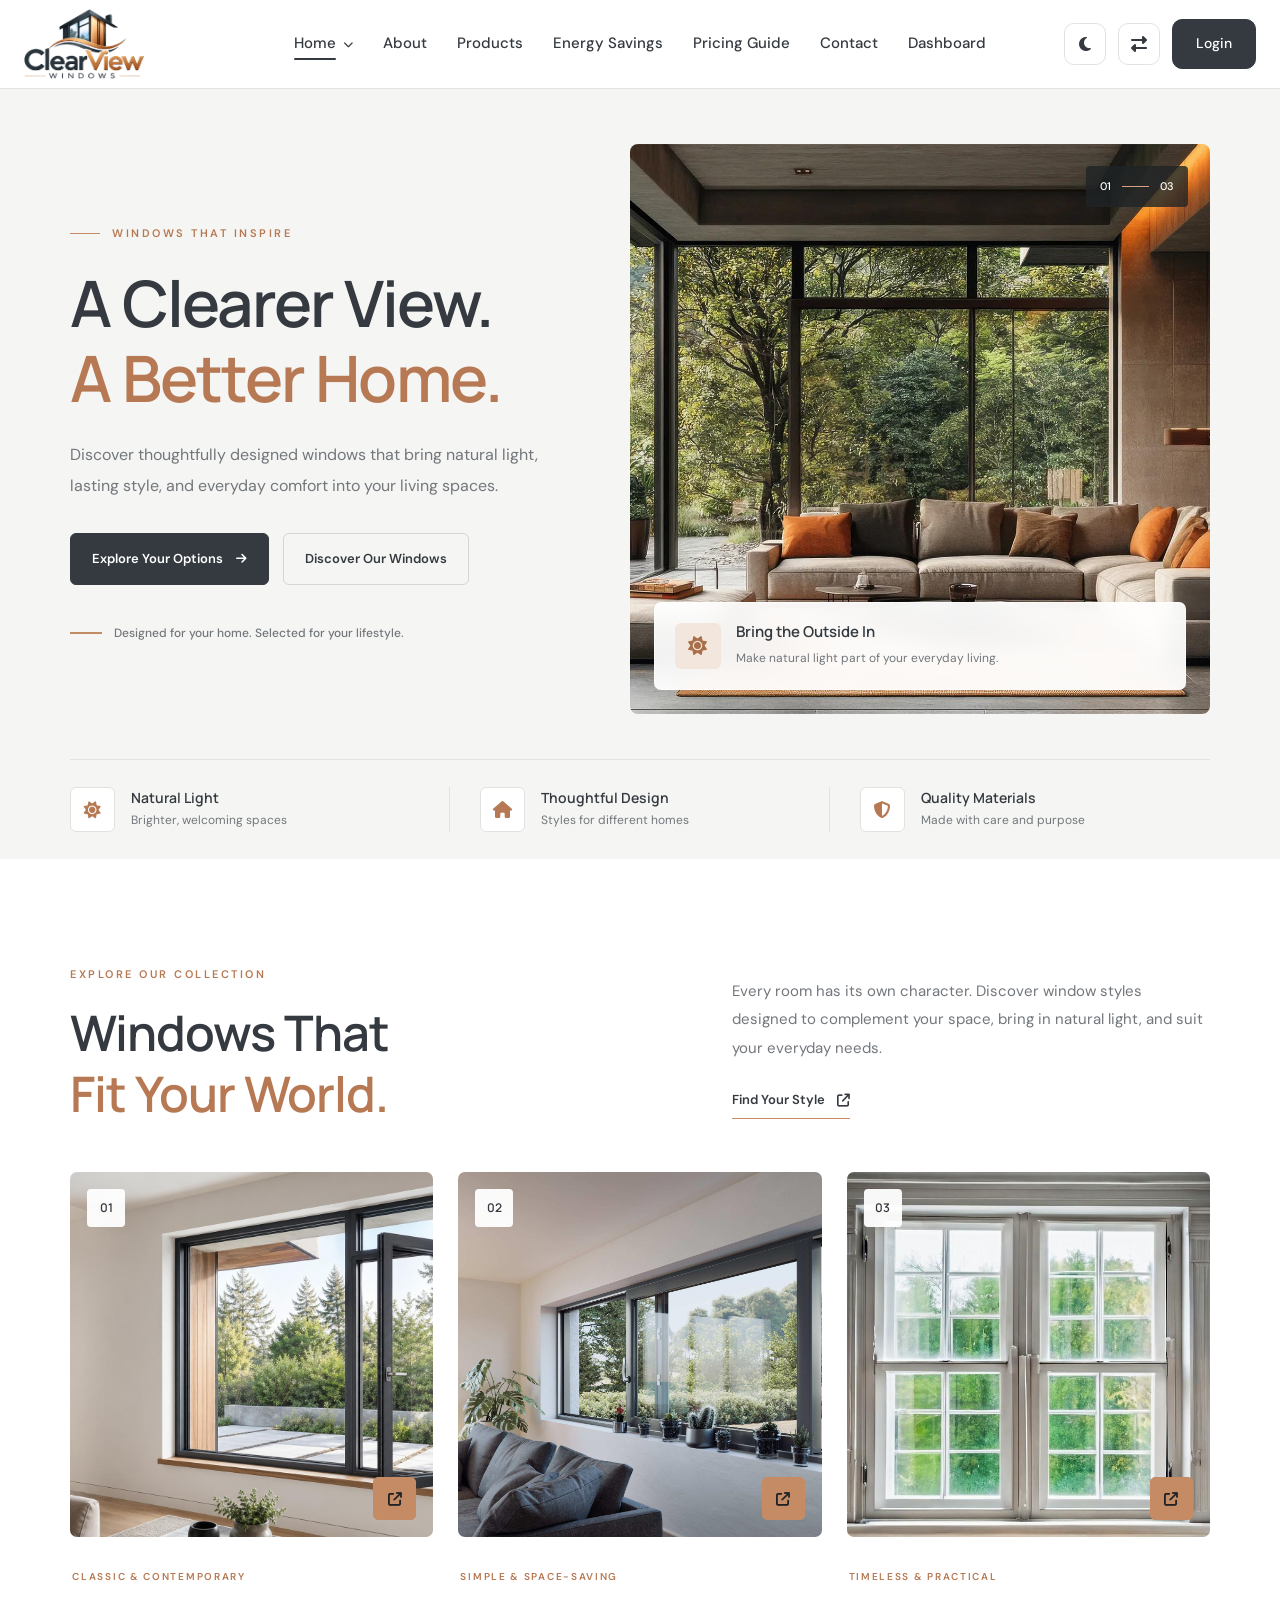
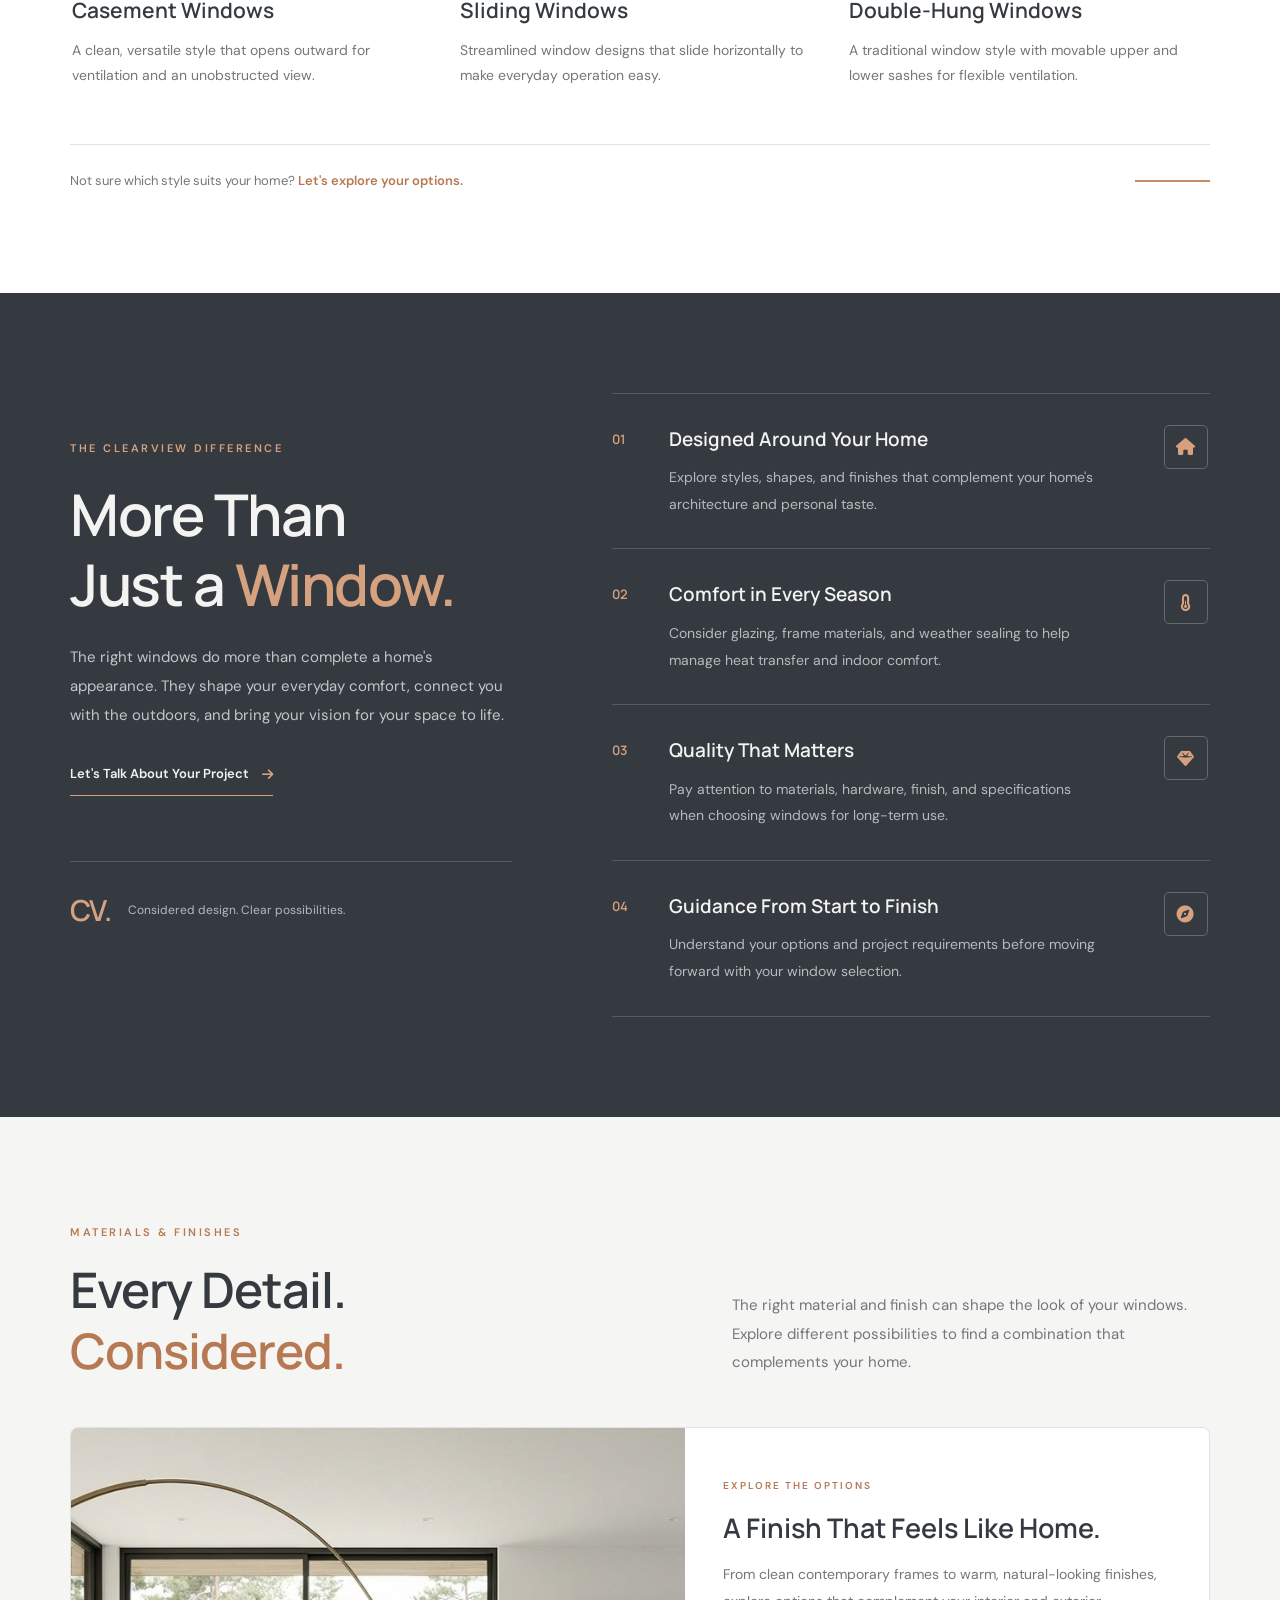
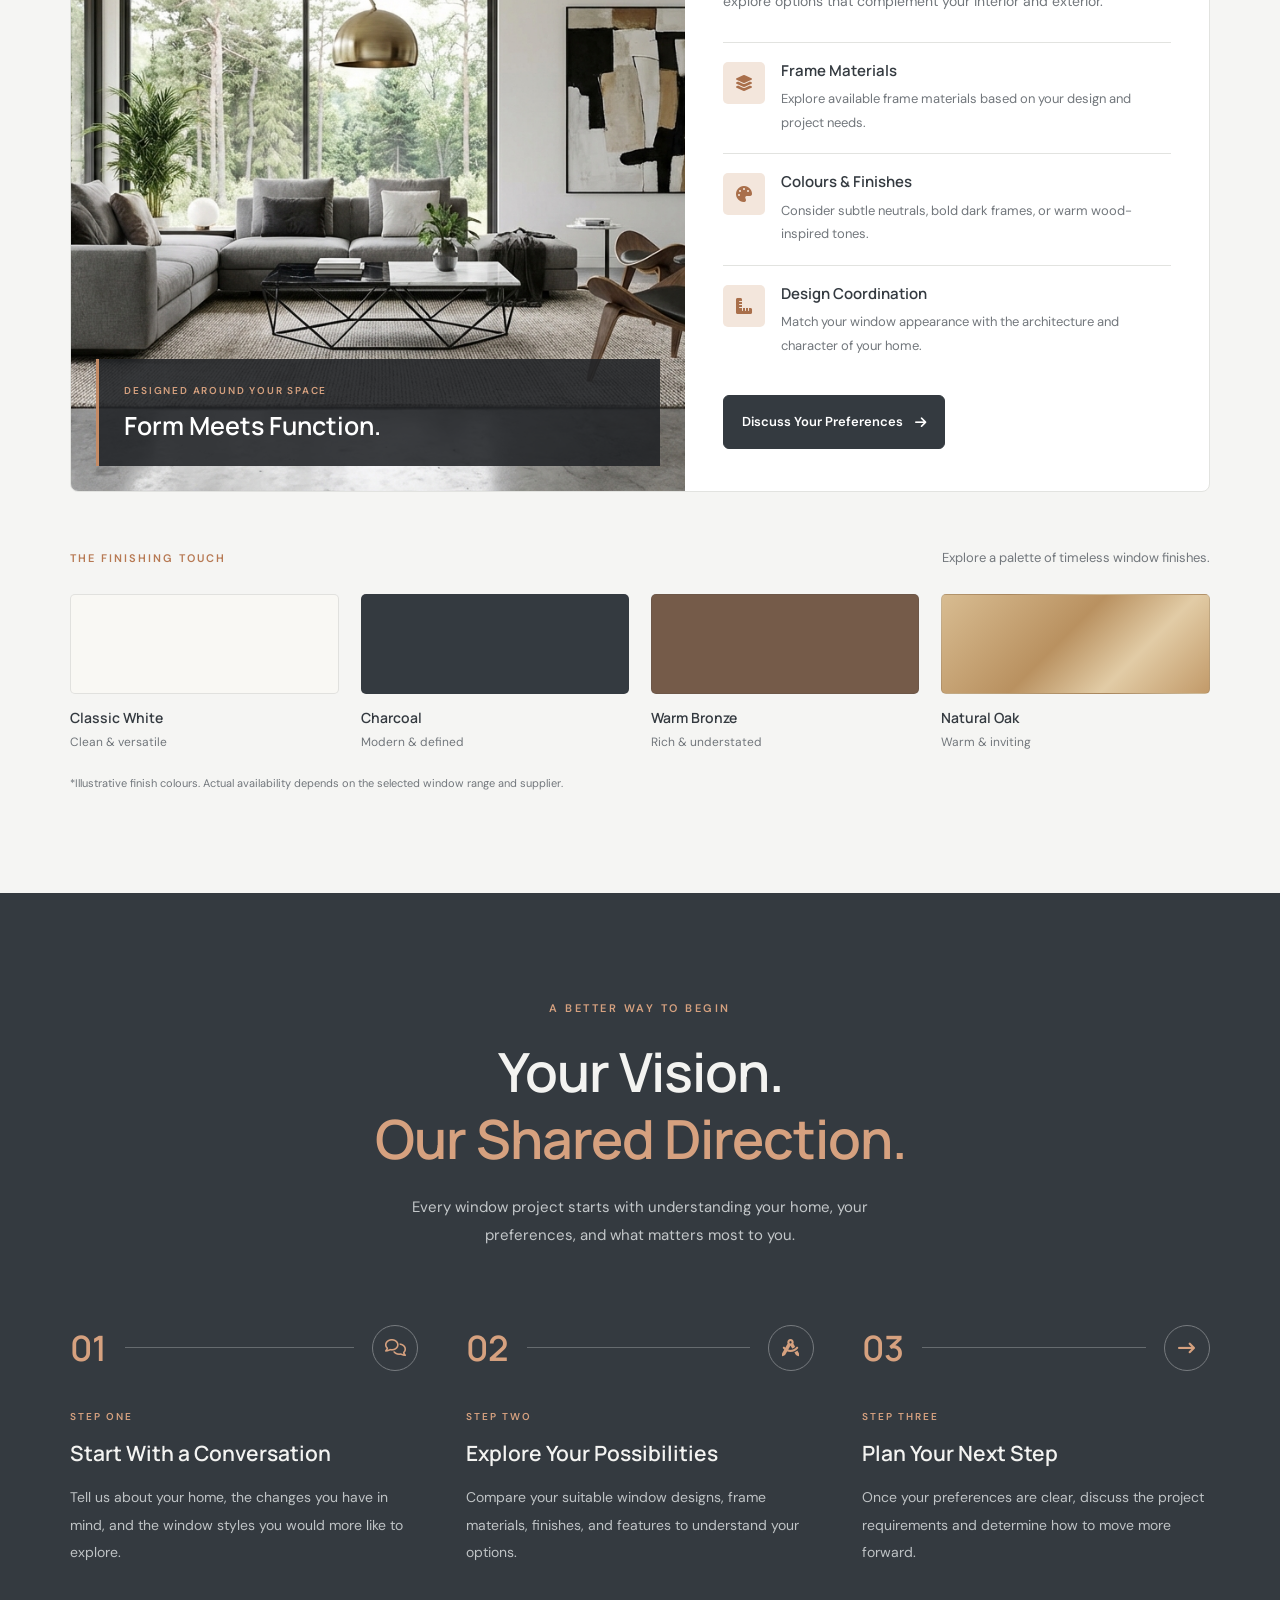
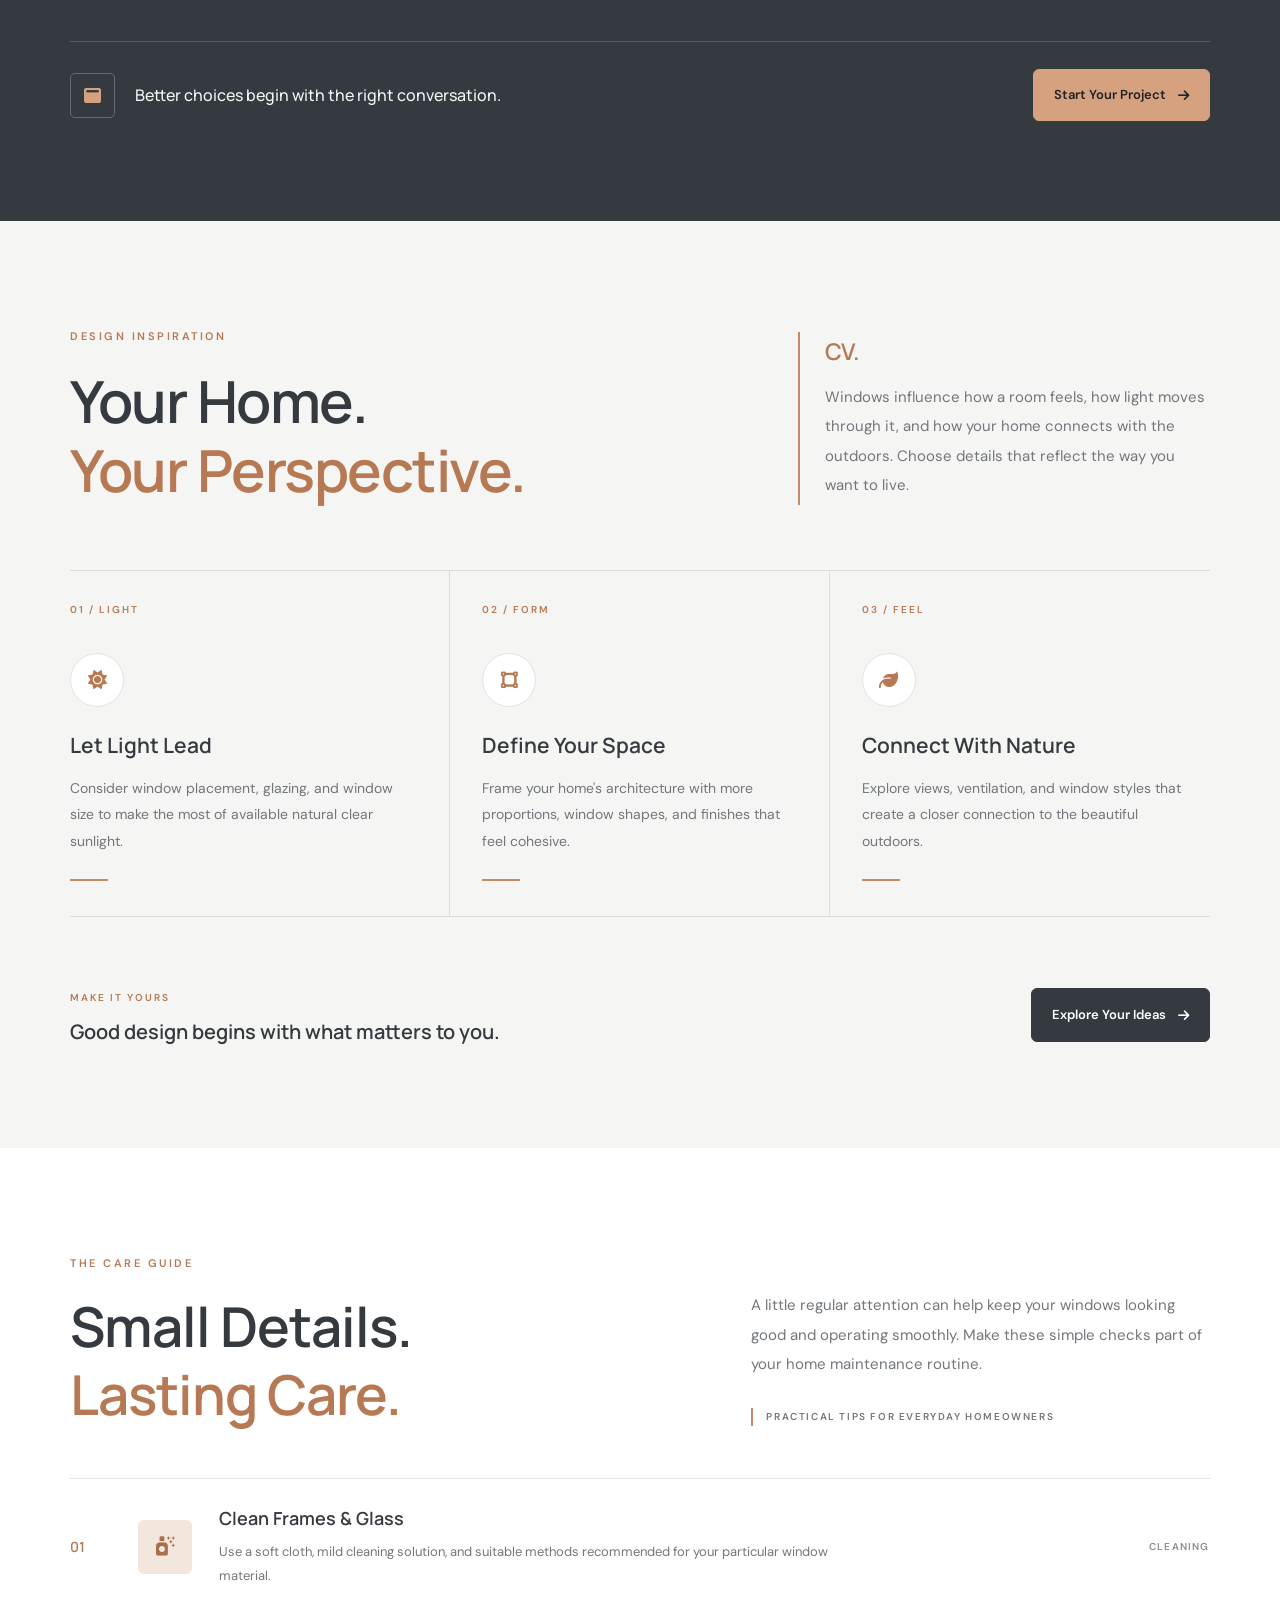
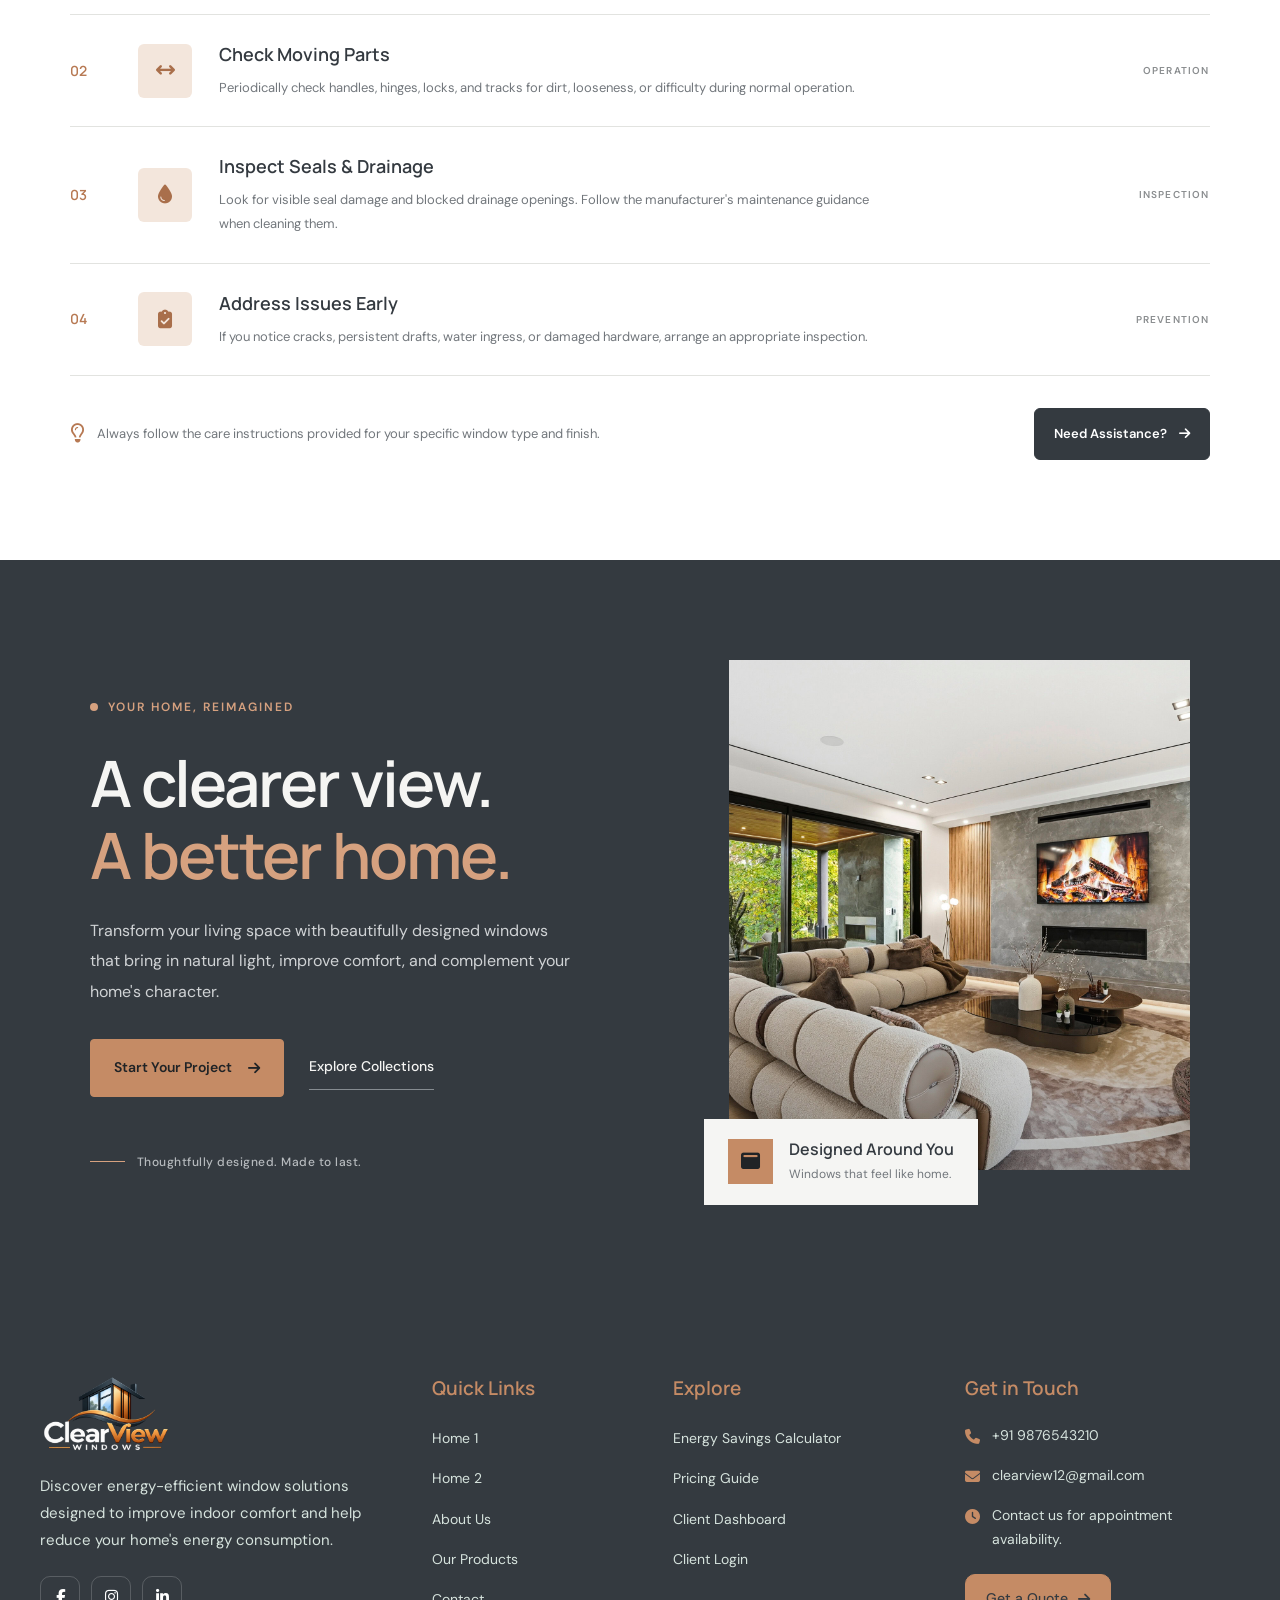
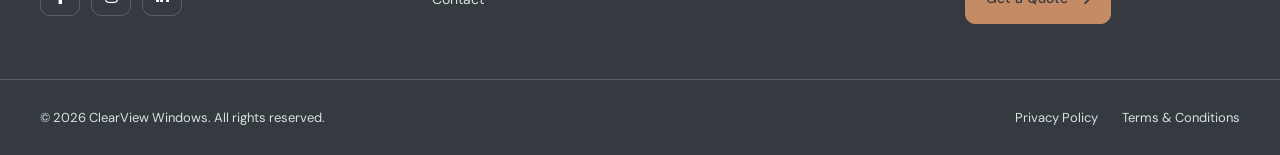
<file: home-2.html>
<!DOCTYPE html>
<html lang="en">

<head>
    <meta charset="UTF-8">
    <meta name="viewport" content="width=device-width, initial-scale=1.0">

    <title>ClearView Windows</title>

    <meta name="description"
        content="Explore energy-efficient window replacement solutions, window styles, energy savings and pricing with ClearView Windows.">

    <!-- Favicon -->
    <link rel="icon" type="image/png" href="images/favicon.png">

    <!-- Google Fonts: Manrope + DM Sans -->
    <link rel="preconnect" href="https://fonts.googleapis.com">
    <link rel="preconnect" href="https://fonts.gstatic.com" crossorigin>

    <link
        href="https://fonts.googleapis.com/css2?family=DM+Sans:wght@400;500;600&family=Manrope:wght@400;500;600;700&display=swap"
        rel="stylesheet">

    <!-- Font Awesome -->
    <link rel="stylesheet" href="https://cdnjs.cloudflare.com/ajax/libs/font-awesome/6.7.2/css/all.min.css">

    <!-- Main CSS -->
    <link rel="stylesheet" href="css/style.css">

</head>

<body>


    <!-- ================= HEADER ================= -->
    <header class="cv-header" id="cvHeader">
        <div class="cv-header-container">

            <!-- Logo - Left Edge -->
            <a href="index.html" class="cv-logo" aria-label="ClearView Windows Home">
                <img src="images/logo.png" alt="ClearView Windows">
            </a>

            <!-- Desktop Navigation - Center -->
            <nav class="cv-desktop-nav" aria-label="Main navigation">
                <ul class="cv-nav-list">

                    <li class="cv-nav-item cv-home-dropdown">
                        <a href="index.html" class="cv-nav-link">
                            <span class="cv-nav-label">Home</span>
                            <i class="fa-solid fa-chevron-down cv-dropdown-icon"></i>
                        </a>

                        <ul class="cv-dropdown-menu">
                            <li><a href="index.html"><span class="cv-nav-label">Home 1</span></a></li>
                            <li><a href="home-2.html"><span class="cv-nav-label">Home 2</span></a></li>
                        </ul>
                    </li>

                    <li class="cv-nav-item">
                        <a href="about.html" class="cv-nav-link"><span class="cv-nav-label">About</span></a>
                    </li>

                    <li class="cv-nav-item">
                        <a href="products.html" class="cv-nav-link"><span class="cv-nav-label">Products</span></a>
                    </li>

                    <li class="cv-nav-item">
                        <a href="energy-savings-calculator.html" class="cv-nav-link"><span class="cv-nav-label">Energy
                                Savings</span></a>
                    </li>

                    <li class="cv-nav-item">
                        <a href="pricing-guide.html" class="cv-nav-link">
                            <span class="cv-nav-label">Pricing Guide</span>
                        </a>
                    </li>

                    <li class="cv-nav-item">
                        <a href="contact.html" class="cv-nav-link"><span class="cv-nav-label">Contact</span></a>
                    </li>

                    <li class="cv-nav-item">
                        <a href="dashboard.html" class="cv-nav-link"><span class="cv-nav-label">Dashboard</span></a>
                    </li>

                </ul>
            </nav>

            <!-- Desktop Controls - Right Edge -->
            <div class="cv-desktop-controls">

                <button class="cv-icon-toggle" id="cvDesktopTheme" type="button" aria-label="Enable dark mode"
                    aria-pressed="false" title="Dark mode">
                    <i class="fa-solid fa-moon"></i>
                </button>

                <button class="cv-icon-toggle" id="cvDesktopRTL" type="button" aria-label="Enable RTL mode"
                    aria-pressed="false" title="RTL mode">
                    <i class="fa-solid fa-right-left"></i>
                </button>

                <a href="login.html" class="cv-login-btn">Login</a>

            </div>

            <!-- Mobile / Tablet Menu Toggle -->
            <button class="cv-menu-toggle" id="cvMenuToggle" type="button" aria-label="Open navigation menu"
                aria-expanded="false" aria-controls="cvMobilePanel">
                <span></span>
                <span></span>
                <span></span>
            </button>

        </div>

        <!-- Mobile / Tablet Navigation Panel -->
        <div class="cv-mobile-panel" id="cvMobilePanel">

            <nav class="cv-mobile-nav" aria-label="Mobile navigation">
                <ul class="cv-mobile-nav-list">

                    <li class="cv-mobile-home">
                        <div class="cv-mobile-home-row">
                            <a href="index.html"><span class="cv-nav-label">Home</span></a>

                            <button class="cv-submenu-toggle" id="cvSubmenuToggle" type="button"
                                aria-label="Toggle Home submenu" aria-expanded="false">
                                <i class="fa-solid fa-chevron-down"></i>
                            </button>
                        </div>

                        <ul class="cv-mobile-submenu" id="cvHomeSubmenu">
                            <li><a href="index.html"><span class="cv-nav-label">Home 1</span></a></li>
                            <li><a href="home-2.html"><span class="cv-nav-label">Home 2</span></a></li>
                        </ul>
                    </li>

                    <li><a href="about.html"><span class="cv-nav-label">About</span></a></li>
                    <li><a href="products.html"><span class="cv-nav-label">Products</span></a></li>
                    <li>
                        <a href="energy-savings-calculator.html">
                            <span class="cv-nav-label">Energy Savings Calculator</span>
                        </a>
                    </li>
                    <li><a href="pricing-guide.html"><span class="cv-nav-label">Pricing Guide</span></a></li>
                    <li><a href="contact.html"><span class="cv-nav-label">Contact</span></a></li>
                    <li><a href="dashboard.html"><span class="cv-nav-label">Dashboard</span></a></li>

                </ul>
            </nav>

            <!-- Mobile Controls Inside Menu -->
            <div class="cv-mobile-controls">

                <button class="cv-mobile-control-btn" id="cvMobileTheme" type="button" aria-pressed="false">
                    <i class="fa-solid fa-moon"></i>
                    <span>Dark Mode</span>
                </button>

                <button class="cv-mobile-control-btn" id="cvMobileRTL" type="button" aria-pressed="false">
                    <i class="fa-solid fa-right-left"></i>
                    <span>RTL Mode</span>
                </button>

                <a href="login.html" class="cv-mobile-login-btn">
                    <i class="fa-solid fa-user"></i>
                    Login
                </a>

            </div>

        </div>
    </header>

    <!-- HOME 2 HERO SECTION -->
    <section class="cv-home2-hero" id="home">

        <div class="cv-home2-hero-container">

            <!-- Left Content -->
            <div class="cv-home2-hero-content">

                <span class="cv-home2-hero-eyebrow">
                    WINDOWS THAT INSPIRE
                </span>

                <h1>
                    A Clearer View.<br>
                    <span>A Better Home.</span>
                </h1>

                <p class="cv-home2-hero-description">
                    Discover thoughtfully designed windows that bring
                    natural light, lasting style, and everyday comfort
                    into your living spaces.
                </p>

                <div class="cv-home2-hero-actions">

                    <a href="contact.html" class="cv-home2-primary-btn">
                        Explore Your Options
                        <i class="fa-solid fa-arrow-right"></i>
                    </a>

                    <a href="#collections" class="cv-home2-secondary-btn">
                        Discover Our Windows
                    </a>

                </div>

                <div class="cv-home2-hero-note">
                    <span class="cv-home2-note-line"></span>
                    <p>Designed for your home. Selected for your lifestyle.</p>
                </div>

            </div>

            <!-- Right Image -->
            <div class="cv-home2-hero-visual">

                <img src="images/home2-hero-windows.jpg" alt="Modern home with elegant large windows">

                <div class="cv-home2-image-caption">
                    <span class="cv-home2-caption-icon">
                        <i class="fa-solid fa-sun"></i>
                    </span>

                    <div>
                        <h3>Bring the Outside In</h3>
                        <p>Make natural light part of your everyday living.</p>
                    </div>
                </div>

                <div class="cv-home2-image-index">
                    <span>01</span>
                    <span class="cv-home2-index-line"></span>
                    <span>03</span>
                </div>

            </div>

        </div>

        <!-- Bottom Feature Strip -->
        <div class="cv-home2-feature-strip">

            <div class="cv-home2-feature">
                <span class="cv-home2-feature-icon">
                    <i class="fa-solid fa-sun"></i>
                </span>

                <div>
                    <h3>Natural Light</h3>
                    <p>Brighter, welcoming spaces</p>
                </div>
            </div>

            <div class="cv-home2-feature">
                <span class="cv-home2-feature-icon">
                    <i class="fa-solid fa-house"></i>
                </span>

                <div>
                    <h3>Thoughtful Design</h3>
                    <p>Styles for different homes</p>
                </div>
            </div>

            <div class="cv-home2-feature">
                <span class="cv-home2-feature-icon">
                    <i class="fa-solid fa-shield-halved"></i>
                </span>

                <div>
                    <h3>Quality Materials</h3>
                    <p>Made with care and purpose</p>
                </div>
            </div>

        </div>

    </section>

    <!-- HOME 2 - SECTION 2: WINDOW COLLECTIONS -->
    <section class="cv-home2-collections" id="collections">

        <div class="cv-home2-collections-container">

            <!-- Collection Introduction -->
            <div class="cv-home2-collections-intro">

                <div class="cv-home2-collections-heading">
                    <span class="cv-home2-collections-eyebrow">
                        EXPLORE OUR COLLECTION
                    </span>

                    <h2>
                        Windows That<br>
                        <span>Fit Your World.</span>
                    </h2>
                </div>

                <div class="cv-home2-collections-description">
                    <p>
                        Every room has its own character. Discover window
                        styles designed to complement your space, bring in
                        natural light, and suit your everyday needs.
                    </p>

                    <a href="contact.html" class="cv-home2-collections-link">
                        Find Your Style
                        <i class="fa-solid fa-arrow-up-right-from-square"></i>
                    </a>
                </div>

            </div>

            <!-- Collection Showcase -->
            <div class="cv-home2-collection-grid">

                <!-- Collection 01 -->
                <article class="cv-home2-collection-card">

                    <div class="cv-home2-collection-image">
                        <img src="images/home2-casement-window.jpg" alt="Modern casement window in a contemporary home"
                            loading="lazy">

                        <span class="cv-home2-collection-number">01</span>

                        <a href="contact.html" class="cv-home2-collection-arrow" aria-label="Explore casement windows">
                            <i class="fa-solid fa-arrow-up-right-from-square"></i>
                        </a>
                    </div>

                    <div class="cv-home2-collection-info">
                        <span class="cv-home2-collection-type">
                            CLASSIC & CONTEMPORARY
                        </span>

                        <h3>Casement Windows</h3>

                        <p>
                            A clean, versatile style that opens outward
                            for ventilation and an unobstructed view.
                        </p>
                    </div>

                </article>

                <!-- Collection 02 -->
                <article class="cv-home2-collection-card">

                    <div class="cv-home2-collection-image">
                        <img src="images/home2-sliding-window.jpg" alt="Large sliding window overlooking a garden"
                            loading="lazy">

                        <span class="cv-home2-collection-number">02</span>

                        <a href="contact.html" class="cv-home2-collection-arrow" aria-label="Explore sliding windows">
                            <i class="fa-solid fa-arrow-up-right-from-square"></i>
                        </a>
                    </div>

                    <div class="cv-home2-collection-info">
                        <span class="cv-home2-collection-type">
                            SIMPLE & SPACE-SAVING
                        </span>

                        <h3>Sliding Windows</h3>

                        <p>
                            Streamlined window designs that slide
                            horizontally to make everyday operation easy.
                        </p>
                    </div>

                </article>

                <!-- Collection 03 -->
                <article class="cv-home2-collection-card">

                    <div class="cv-home2-collection-image">
                        <img src="images/home2-double-hung-window.jpg" alt="Elegant double-hung window in a bright room"
                            loading="lazy">

                        <span class="cv-home2-collection-number">03</span>

                        <a href="contact.html" class="cv-home2-collection-arrow"
                            aria-label="Explore double-hung windows">
                            <i class="fa-solid fa-arrow-up-right-from-square"></i>
                        </a>
                    </div>

                    <div class="cv-home2-collection-info">
                        <span class="cv-home2-collection-type">
                            TIMELESS & PRACTICAL
                        </span>

                        <h3>Double-Hung Windows</h3>

                        <p>
                            A traditional window style with movable
                            upper and lower sashes for flexible ventilation.
                        </p>
                    </div>

                </article>

            </div>

            <!-- Bottom Note -->
            <div class="cv-home2-collections-footer">
                <p>
                    Not sure which style suits your home?
                    <a href="contact.html">Let's explore your options.</a>
                </p>

                <span class="cv-home2-collections-footer-line"></span>
            </div>

        </div>

    </section>

    <!-- HOME 2 - SECTION 3: THE CLEARVIEW DIFFERENCE -->
    <section class="cv-home2-difference" id="why-clearview">

        <div class="cv-home2-difference-container">

            <!-- Left Statement -->
            <div class="cv-home2-difference-intro">

                <span class="cv-home2-difference-eyebrow">
                    THE CLEARVIEW DIFFERENCE
                </span>

                <h2>
                    More Than<br>
                    Just a <span>Window.</span>
                </h2>

                <p>
                    The right windows do more than complete a home's
                    appearance. They shape your everyday comfort,
                    connect you with the outdoors, and bring your
                    vision for your space to life.
                </p>

                <a href="contact.html" class="cv-home2-difference-link">
                    Let's Talk About Your Project
                    <i class="fa-solid fa-arrow-right"></i>
                </a>

                <div class="cv-home2-difference-decoration">
                    <span>CV.</span>
                    <p>Considered design. Clear possibilities.</p>
                </div>

            </div>

            <!-- Right Feature List -->
            <div class="cv-home2-difference-list">

                <article class="cv-home2-difference-item">
                    <span class="cv-home2-difference-number">01</span>

                    <div class="cv-home2-difference-content">
                        <h3>Designed Around Your Home</h3>
                        <p>
                            Explore styles, shapes, and finishes that
                            complement your home's architecture and
                            personal taste.
                        </p>
                    </div>

                    <span class="cv-home2-difference-icon">
                        <i class="fa-solid fa-house"></i>
                    </span>
                </article>

                <article class="cv-home2-difference-item">
                    <span class="cv-home2-difference-number">02</span>

                    <div class="cv-home2-difference-content">
                        <h3>Comfort in Every Season</h3>
                        <p>
                            Consider glazing, frame materials, and
                            weather sealing to help manage heat transfer
                            and indoor comfort.
                        </p>
                    </div>

                    <span class="cv-home2-difference-icon">
                        <i class="fa-solid fa-temperature-half"></i>
                    </span>
                </article>

                <article class="cv-home2-difference-item">
                    <span class="cv-home2-difference-number">03</span>

                    <div class="cv-home2-difference-content">
                        <h3>Quality That Matters</h3>
                        <p>
                            Pay attention to materials, hardware, finish,
                            and specifications when choosing windows
                            for long-term use.
                        </p>
                    </div>

                    <span class="cv-home2-difference-icon">
                        <i class="fa-solid fa-gem"></i>
                    </span>
                </article>

                <article class="cv-home2-difference-item">
                    <span class="cv-home2-difference-number">04</span>

                    <div class="cv-home2-difference-content">
                        <h3>Guidance From Start to Finish</h3>
                        <p>
                            Understand your options and project
                            requirements before moving forward
                            with your window selection.
                        </p>
                    </div>

                    <span class="cv-home2-difference-icon">
                        <i class="fa-solid fa-compass"></i>
                    </span>
                </article>

            </div>

        </div>

    </section>

    <!-- HOME 2 - SECTION 4: MATERIALS & FINISHES -->
    <section class="cv-home2-materials" id="materials">

        <div class="cv-home2-materials-container">

            <!-- Section Header -->
            <div class="cv-home2-materials-header">

                <div>
                    <span class="cv-home2-materials-eyebrow">
                        MATERIALS & FINISHES
                    </span>

                    <h2>
                        Every Detail.<br>
                        <span>Considered.</span>
                    </h2>
                </div>

                <p>
                    The right material and finish can shape the look
                    of your windows. Explore different possibilities
                    to find a combination that complements your home.
                </p>

            </div>

            <!-- Main Material Showcase -->
            <div class="cv-home2-materials-showcase">

                <!-- Large Visual -->
                <div class="cv-home2-materials-visual">

                    <img src="images/home2-window-materials.jpg"
                        alt="Modern window frame and carefully selected finishes" loading="lazy">

                    <div class="cv-home2-materials-image-caption">
                        <span>DESIGNED AROUND YOUR SPACE</span>
                        <h3>Form Meets Function.</h3>
                    </div>

                </div>

                <!-- Material Information -->
                <div class="cv-home2-materials-panel">

                    <span class="cv-home2-materials-panel-label">
                        EXPLORE THE OPTIONS
                    </span>

                    <h3>
                        A Finish That Feels Like Home.
                    </h3>

                    <p>
                        From clean contemporary frames to warm,
                        natural-looking finishes, explore options
                        that complement your interior and exterior.
                    </p>

                    <div class="cv-home2-material-option">

                        <div class="cv-home2-material-option-icon">
                            <i class="fa-solid fa-layer-group"></i>
                        </div>

                        <div>
                            <h4>Frame Materials</h4>
                            <p>
                                Explore available frame materials
                                based on your design and project needs.
                            </p>
                        </div>

                    </div>

                    <div class="cv-home2-material-option">

                        <div class="cv-home2-material-option-icon">
                            <i class="fa-solid fa-palette"></i>
                        </div>

                        <div>
                            <h4>Colours & Finishes</h4>
                            <p>
                                Consider subtle neutrals, bold dark
                                frames, or warm wood-inspired tones.
                            </p>
                        </div>

                    </div>

                    <div class="cv-home2-material-option">

                        <div class="cv-home2-material-option-icon">
                            <i class="fa-solid fa-ruler-combined"></i>
                        </div>

                        <div>
                            <h4>Design Coordination</h4>
                            <p>
                                Match your window appearance with
                                the architecture and character of
                                your home.
                            </p>
                        </div>

                    </div>

                    <a href="contact.html" class="cv-home2-materials-button">
                        Discuss Your Preferences
                        <i class="fa-solid fa-arrow-right"></i>
                    </a>

                </div>

            </div>

            <!-- Finish Palette -->
            <div class="cv-home2-finish-section">

                <div class="cv-home2-finish-heading">
                    <span>THE FINISHING TOUCH</span>
                    <p>Explore a palette of timeless window finishes.</p>
                </div>

                <div class="cv-home2-finish-grid">

                    <div class="cv-home2-finish-item">
                        <div class="cv-home2-finish-swatch cv-finish-white"></div>
                        <h4>Classic White</h4>
                        <p>Clean & versatile</p>
                    </div>

                    <div class="cv-home2-finish-item">
                        <div class="cv-home2-finish-swatch cv-finish-charcoal"></div>
                        <h4>Charcoal</h4>
                        <p>Modern & defined</p>
                    </div>

                    <div class="cv-home2-finish-item">
                        <div class="cv-home2-finish-swatch cv-finish-bronze"></div>
                        <h4>Warm Bronze</h4>
                        <p>Rich & understated</p>
                    </div>

                    <div class="cv-home2-finish-item">
                        <div class="cv-home2-finish-swatch cv-finish-oak"></div>
                        <h4>Natural Oak</h4>
                        <p>Warm & inviting</p>
                    </div>

                </div>

                <p class="cv-home2-finish-note">
                    *Illustrative finish colours. Actual availability
                    depends on the selected window range and supplier.
                </p>

            </div>

        </div>

    </section>

    <!-- HOME 2 - SECTION 5: OUR APPROACH -->
    <section class="cv-home2-approach" id="our-approach">

        <div class="cv-home2-approach-container">

            <!-- Header -->
            <div class="cv-home2-approach-header">

                <span class="cv-home2-approach-eyebrow">
                    A BETTER WAY TO BEGIN
                </span>

                <h2>
                    Your Vision.<br>
                    <span>Our Shared Direction.</span>
                </h2>

                <p>
                    Every window project starts with understanding
                    your home, your preferences, and what matters
                    most to you.
                </p>

            </div>

            <!-- Process Steps -->
            <div class="cv-home2-approach-steps">

                <!-- Step 01 -->
                <article class="cv-home2-approach-step">

                    <div class="cv-home2-approach-step-top">
                        <span class="cv-home2-approach-number">01</span>
                        <span class="cv-home2-approach-line"></span>
                        <i class="fa-regular fa-comments"></i>
                    </div>

                    <span class="cv-home2-approach-label">
                        STEP ONE
                    </span>

                    <h3>Start With a Conversation</h3>

                    <p>
                        Tell us about your home, the changes you
                        have in mind, and the window styles you
                        would more like to explore.
                    </p>

                </article>

                <!-- Step 02 -->
                <article class="cv-home2-approach-step">

                    <div class="cv-home2-approach-step-top">
                        <span class="cv-home2-approach-number">02</span>
                        <span class="cv-home2-approach-line"></span>
                        <i class="fa-solid fa-compass-drafting"></i>
                    </div>

                    <span class="cv-home2-approach-label">
                        STEP TWO
                    </span>

                    <h3>Explore Your Possibilities</h3>

                    <p>
                        Compare your suitable window designs, frame
                        materials, finishes, and features to
                        understand your options.
                    </p>

                </article>

                <!-- Step 03 -->
                <article class="cv-home2-approach-step">

                    <div class="cv-home2-approach-step-top">
                        <span class="cv-home2-approach-number">03</span>
                        <span class="cv-home2-approach-line"></span>
                        <i class="fa-solid fa-arrow-right-long"></i>
                    </div>

                    <span class="cv-home2-approach-label">
                        STEP THREE
                    </span>

                    <h3>Plan Your Next Step</h3>

                    <p>
                        Once your preferences are clear, discuss
                        the project requirements and determine
                        how to move more forward.
                    </p>

                </article>

            </div>

            <!-- Bottom Statement -->
            <div class="cv-home2-approach-footer">

                <div class="cv-home2-approach-footer-mark">
                    <i class="fa-solid fa-window-maximize"></i>
                </div>

                <p>
                    Better choices begin with the right conversation.
                </p>

                <a href="contact.html" class="cv-home2-approach-button">
                    Start Your Project
                    <i class="fa-solid fa-arrow-right"></i>
                </a>

            </div>

        </div>

    </section>

    <!-- HOME 2 - SECTION 6: DESIGN INSPIRATION -->
    <section class="cv-home2-design" id="design-inspiration">

        <div class="cv-home2-design-container">

            <!-- Main Editorial Header -->
            <div class="cv-home2-design-header">

                <div class="cv-home2-design-title">
                    <span class="cv-home2-design-eyebrow">
                        DESIGN INSPIRATION
                    </span>

                    <h2>
                        Your Home.<br>
                        <span>Your Perspective.</span>
                    </h2>
                </div>

                <div class="cv-home2-design-intro">
                    <span class="cv-home2-design-mark">CV.</span>

                    <p>
                        Windows influence how a room feels, how light
                        moves through it, and how your home connects
                        with the outdoors. Choose details that reflect
                        the way you want to live.
                    </p>
                </div>

            </div>

            <!-- Design Principles -->
            <div class="cv-home2-design-principles">

                <article class="cv-home2-design-principle">

                    <span class="cv-home2-design-index">01 / LIGHT</span>

                    <div class="cv-home2-design-symbol">
                        <i class="fa-solid fa-sun"></i>
                    </div>

                    <h3>Let Light Lead</h3>

                    <p>
                        Consider window placement, glazing, and window size
                        to make the most of available natural clear sunlight.
                    </p>

                    <span class="cv-home2-design-bottom-line"></span>

                </article>

                <article class="cv-home2-design-principle">

                    <span class="cv-home2-design-index">02 / FORM</span>

                    <div class="cv-home2-design-symbol">
                        <i class="fa-solid fa-vector-square"></i>
                    </div>

                    <h3>Define Your Space</h3>

                    <p>
                        Frame your home's architecture with more proportions,
                        window shapes, and finishes that feel cohesive.
                    </p>

                    <span class="cv-home2-design-bottom-line"></span>

                </article>

                <article class="cv-home2-design-principle">

                    <span class="cv-home2-design-index">03 / FEEL</span>

                    <div class="cv-home2-design-symbol">
                        <i class="fa-solid fa-leaf"></i>
                    </div>

                    <h3>Connect With Nature</h3>

                    <p>
                        Explore views, ventilation, and window styles
                        that create a closer connection to the beautiful outdoors.
                    </p>

                    <span class="cv-home2-design-bottom-line"></span>

                </article>

            </div>

            <!-- Closing Statement -->
            <div class="cv-home2-design-footer">

                <div class="cv-home2-design-footer-content">
                    <span>MAKE IT YOURS</span>

                    <h3>
                        Good design begins with what matters to you.
                    </h3>
                </div>

                <a href="contact.html" class="cv-home2-design-button">
                    Explore Your Ideas
                    <i class="fa-solid fa-arrow-right"></i>
                </a>

            </div>

        </div>

    </section>

    <!-- HOME 2 - SECTION 7: WINDOW CARE GUIDE -->
    <section class="cv-home2-care" id="window-care">

        <div class="cv-home2-care-container">

            <!-- Heading -->
            <div class="cv-home2-care-header">

                <div class="cv-home2-care-heading">
                    <span class="cv-home2-care-eyebrow">
                        THE CARE GUIDE
                    </span>

                    <h2>
                        Small Details.<br>
                        <span>Lasting Care.</span>
                    </h2>
                </div>

                <div class="cv-home2-care-intro">
                    <p>
                        A little regular attention can help keep your
                        windows looking good and operating smoothly.
                        Make these simple checks part of your home
                        maintenance routine.
                    </p>

                    <span class="cv-home2-care-note">
                        PRACTICAL TIPS FOR EVERYDAY HOMEOWNERS
                    </span>
                </div>

            </div>

            <!-- Care Guide Rows -->
            <div class="cv-home2-care-list">

                <article class="cv-home2-care-row">

                    <span class="cv-home2-care-number">01</span>

                    <div class="cv-home2-care-icon">
                        <i class="fa-solid fa-spray-can-sparkles"></i>
                    </div>

                    <div class="cv-home2-care-content">
                        <h3>Clean Frames & Glass</h3>
                        <p>
                            Use a soft cloth, mild cleaning solution,
                            and suitable methods recommended for your
                            particular window material.
                        </p>
                    </div>

                    <span class="cv-home2-care-tag">CLEANING</span>

                </article>

                <article class="cv-home2-care-row">

                    <span class="cv-home2-care-number">02</span>

                    <div class="cv-home2-care-icon">
                        <i class="fa-solid fa-arrows-left-right"></i>
                    </div>

                    <div class="cv-home2-care-content">
                        <h3>Check Moving Parts</h3>
                        <p>
                            Periodically check handles, hinges, locks,
                            and tracks for dirt, looseness, or difficulty
                            during normal operation.
                        </p>
                    </div>

                    <span class="cv-home2-care-tag">OPERATION</span>

                </article>

                <article class="cv-home2-care-row">

                    <span class="cv-home2-care-number">03</span>

                    <div class="cv-home2-care-icon">
                        <i class="fa-solid fa-droplet"></i>
                    </div>

                    <div class="cv-home2-care-content">
                        <h3>Inspect Seals & Drainage</h3>
                        <p>
                            Look for visible seal damage and blocked
                            drainage openings. Follow the manufacturer's
                            maintenance guidance when cleaning them.
                        </p>
                    </div>

                    <span class="cv-home2-care-tag">INSPECTION</span>

                </article>

                <article class="cv-home2-care-row">

                    <span class="cv-home2-care-number">04</span>

                    <div class="cv-home2-care-icon">
                        <i class="fa-solid fa-clipboard-check"></i>
                    </div>

                    <div class="cv-home2-care-content">
                        <h3>Address Issues Early</h3>
                        <p>
                            If you notice cracks, persistent drafts,
                            water ingress, or damaged hardware, arrange
                            an appropriate inspection.
                        </p>
                    </div>

                    <span class="cv-home2-care-tag">PREVENTION</span>

                </article>

            </div>

            <!-- Footer Note -->
            <div class="cv-home2-care-footer">

                <div class="cv-home2-care-footer-text">
                    <i class="fa-regular fa-lightbulb"></i>

                    <p>
                        Always follow the care instructions provided
                        for your specific window type and finish.
                    </p>
                </div>

                <a href="contact.html" class="cv-home2-care-button">
                    Need Assistance?
                    <i class="fa-solid fa-arrow-right"></i>
                </a>

            </div>

        </div>

    </section>

    <!-- ==========================
     SECTION 8: FINAL CTA
=========================== -->
    <section class="cv-home2-final" id="get-started">
        <div class="cv-home2-final-inner">

            <!-- Left Content -->
            <div class="cv-home2-final-content">

                <span class="cv-home2-final-eyebrow">
                    <span class="cv-home2-final-dot"></span>
                    YOUR HOME, REIMAGINED
                </span>

                <h2 class="cv-home2-final-title">
                    A clearer view.
                    <span>A better home.</span>
                </h2>

                <p class="cv-home2-final-description">
                    Transform your living space with beautifully designed
                    windows that bring in natural light, improve comfort,
                    and complement your home's character.
                </p>

                <div class="cv-home2-final-actions">
                    <a href="contact.html" class="cv-home2-final-primary">
                        Start Your Project
                        <i class="fas fa-arrow-right"></i>
                    </a>

                    <a href="#collections" class="cv-home2-final-secondary">
                        Explore Collections
                    </a>
                </div>

                <div class="cv-home2-final-note">
                    <span class="cv-home2-final-note-line"></span>
                    <span>Thoughtfully designed. Made to last.</span>
                </div>

            </div>

            <!-- Right Image -->
            <div class="cv-home2-final-image-wrap">
                <div class="cv-home2-final-image">
                    <img src="images/home2-final-windows.jpg" alt="Modern home featuring elegant large windows"
                        loading="lazy">
                </div>

                <div class="cv-home2-final-image-label">
                    <span class="cv-home2-final-label-icon">
                        <i class="fas fa-window-maximize"></i>
                    </span>

                    <div>
                        <h3>Designed Around You</h3>
                        <p>Windows that feel like home.</p>
                    </div>
                </div>

            </div>

        </div>
    </section>

    <!-- ================= FOOTER ================= -->
    <footer class="cv-footer">

        <div class="cv-footer-main">
            <div class="cv-footer-container">

                <!-- Brand -->
                <div class="cv-footer-brand">
                    <a href="index.html" class="cv-footer-logo">
                        <img src="images/logo-white.png" alt="ClearView Windows">
                    </a>

                    <p class="cv-footer-description">
                        Discover energy-efficient window solutions
                        designed to improve indoor comfort and help
                        reduce your home's energy consumption.
                    </p>

                    <div class="cv-footer-socials">
                        <a href="#" aria-label="Facebook">
                            <i class="fa-brands fa-facebook-f"></i>
                        </a>
                        <a href="#" aria-label="Instagram">
                            <i class="fa-brands fa-instagram"></i>
                        </a>
                        <a href="#" aria-label="LinkedIn">
                            <i class="fa-brands fa-linkedin-in"></i>
                        </a>
                    </div>
                </div>

                <!-- Quick Links -->
                <div class="cv-footer-column">
                    <h3>Quick Links</h3>
                    <ul>
                        <li><a href="index.html">Home 1</a></li>
                        <li><a href="home-2.html">Home 2</a></li>
                        <li><a href="about.html">About Us</a></li>
                        <li><a href="products.html">Our Products</a></li>
                        <li><a href="contact.html">Contact</a></li>
                    </ul>
                </div>

                <!-- Our Services -->
                <div class="cv-footer-column">
                    <h3>Explore</h3>
                    <ul>
                        <li>
                            <a href="energy-savings-calculator.html">
                                Energy Savings Calculator
                            </a>
                        </li>
                        <li>
                            <a href="pricing-guide.html">Pricing Guide</a>
                        </li>
                        <li>
                            <a href="dashboard.html">Client Dashboard</a>
                        </li>
                        <li>
                            <a href="login.html">Client Login</a>
                        </li>
                    </ul>
                </div>

                <!-- Contact -->
                <div class="cv-footer-column cv-footer-contact">
                    <h3>Get in Touch</h3>

                    <p>
                        <i class="fa-solid fa-phone"></i>
                        <a href="tel:+10000000000">+91 9876543210</a>
                    </p>

                    <p>
                        <i class="fa-solid fa-envelope"></i>
                        <a href="mailto:info@example.com">
                            clearview12@gmail.com
                        </a>
                    </p>

                    <p>
                        <i class="fa-solid fa-clock"></i>
                        <span>Contact us for appointment availability.</span>
                    </p>

                    <a href="contact.html" class="cv-footer-cta">
                        Get a Quote
                        <i class="fa-solid fa-arrow-right"></i>
                    </a>
                </div>

            </div>
        </div>

        <!-- Footer Bottom -->
        <div class="cv-footer-bottom">
            <div class="cv-footer-bottom-container">

                <p>
                    &copy; <span id="cvCopyrightYear"></span>
                    ClearView Windows. All rights reserved.
                </p>

                <div class="cv-footer-legal">
                    <a href="#">Privacy Policy</a>
                    <a href="#">Terms & Conditions</a>
                </div>

            </div>
        </div>

    </footer>
    <!-- =============== END FOOTER =============== -->


    <script src="js/main.js"></script>

</body>

</html>
</file>
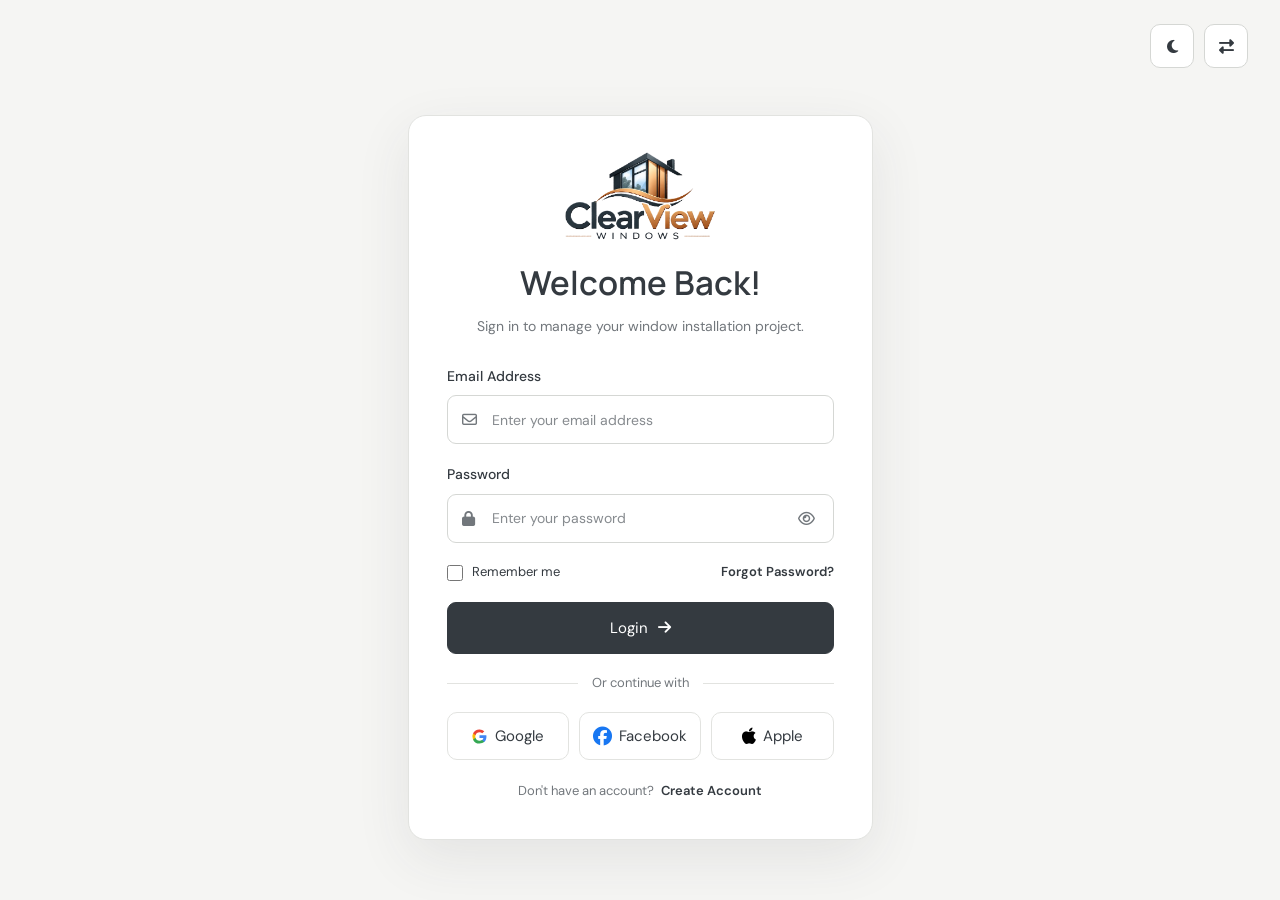
<file: login.html>
<!DOCTYPE html>
<html lang="en" dir="ltr">

<head>
    <meta charset="UTF-8">
    <meta name="viewport" content="width=device-width, initial-scale=1.0">

    <title>ClearView Windows</title>
    <meta name="description" content="Sign in to your ClearView Windows client account.">

    <link rel="icon" type="image/png" href="images/favicon.png">

    <link rel="preconnect" href="https://fonts.googleapis.com">
    <link rel="preconnect" href="https://fonts.gstatic.com" crossorigin>
    <link
        href="https://fonts.googleapis.com/css2?family=DM+Sans:wght@400;500;600&family=Manrope:wght@400;500;600;700&display=swap"
        rel="stylesheet">

    <link rel="stylesheet" href="https://cdnjs.cloudflare.com/ajax/libs/font-awesome/6.7.2/css/all.min.css">
    <link rel="stylesheet" href="css/auth.css">
</head>

<body class="auth-body">

    <!-- Top-right Theme Controls -->
    <div class="auth-top-controls">
        <button type="button" class="auth-mode-btn" id="authThemeToggle" aria-label="Enable dark mode"
            aria-pressed="false">
            <i class="fa-solid fa-moon"></i>
        </button>

        <button type="button" class="auth-mode-btn" id="authRtlToggle" aria-label="Enable RTL mode"
            aria-pressed="false">
            <i class="fa-solid fa-right-left"></i>
        </button>
    </div>

    <main class="auth-page">
        <section class="auth-card" aria-labelledby="authTitle">

            <a href="index.html" class="auth-logo">
                <img src="images/logo.png" alt="ClearView Windows">
            </a>

            <div class="auth-heading">
                <h1 id="authTitle">Welcome Back!</h1>
                <p>Sign in to manage your window installation project.</p>
            </div>

            <form id="loginForm" class="auth-form">

                <div class="auth-field">
                    <label for="loginEmail">Email Address</label>
                    <div class="auth-input-wrap">
                        <i class="fa-regular fa-envelope auth-field-icon"></i>
                        <input type="email" id="loginEmail" name="email" placeholder="Enter your email address"
                            autocomplete="email" required>
                    </div>
                </div>

                <div class="auth-field">
                    <label for="loginPassword">Password</label>
                    <div class="auth-input-wrap">
                        <i class="fa-solid fa-lock auth-field-icon"></i>
                        <input type="password" id="loginPassword" name="password" placeholder="Enter your password"
                            autocomplete="current-password" required>

                        <button type="button" class="auth-eye-btn" data-password-target="loginPassword"
                            aria-label="Show password" aria-pressed="false">
                            <i class="fa-regular fa-eye"></i>
                        </button>
                    </div>
                </div>

                <div class="auth-form-options">
                    <label class="auth-remember">
                        <input type="checkbox" name="remember" id="rememberMe">
                        <span>Remember me</span>
                    </label>

                    <a href="#" class="auth-text-link">
                        Forgot Password?
                    </a>
                </div>

                <button type="submit" class="auth-submit-btn">
                    Login <i class="fa-solid fa-arrow-right"></i>
                </button>

                <div class="auth-divider">
                    <span>Or continue with</span>
                </div>


                <div class="auth-socials">
                    <button type="button" class="auth-social-btn">
                        <!-- Google SVG icon -->
                        <svg class="auth-google-icon" xmlns="http://www.w3.org/2000/svg" viewBox="0 0 48 48"
                            aria-hidden="true">
                            <path fill="#4285F4"
                                d="M43.6 24.5c0-1.4-.1-2.8-.4-4.1H24v7.8h11a9.4 9.4 0 0 1-4.1 6.2v5.1h6.6c3.9-3.6 6.1-8.8 6.1-15Z" />
                            <path fill="#34A853"
                                d="M24 44c5.5 0 10.1-1.8 13.5-4.9l-6.6-5.1c-1.8 1.2-4.1 2-6.9 2-5.3 0-9.8-3.6-11.4-8.4H5.8v5.3A20 20 0 0 0 24 44Z" />
                            <path fill="#FBBC05"
                                d="M12.6 27.6a12 12 0 0 1 0-7.2v-5.3H5.8a20 20 0 0 0 0 17.8l6.8-5.3Z" />
                            <path fill="#EA4335"
                                d="M24 12c3 0 5.7 1 7.8 3.1l5.8-5.8A19.5 19.5 0 0 0 24 4 20 20 0 0 0 5.8 15.1l6.8 5.3C14.2 15.6 18.7 12 24 12Z" />
                        </svg>

                        Google
                    </button>

                    <button type="button" class="auth-social-btn">
                        <i class="fa-brands fa-facebook auth-facebook-icon"></i>
                        Facebook
                    </button>

                    <button type="button" class="auth-social-btn">
                        <i class="fa-brands fa-apple auth-apple-icon"></i>
                        Apple
                    </button>
                </div>

                <p class="auth-switch">
                    Don't have an account?
                    <a href="register.html" class="auth-text-link">Create Account</a>
                </p>

            </form>
        </section>
    </main>

    <script src="js/auth.js"></script>
</body>

</html>
</file>
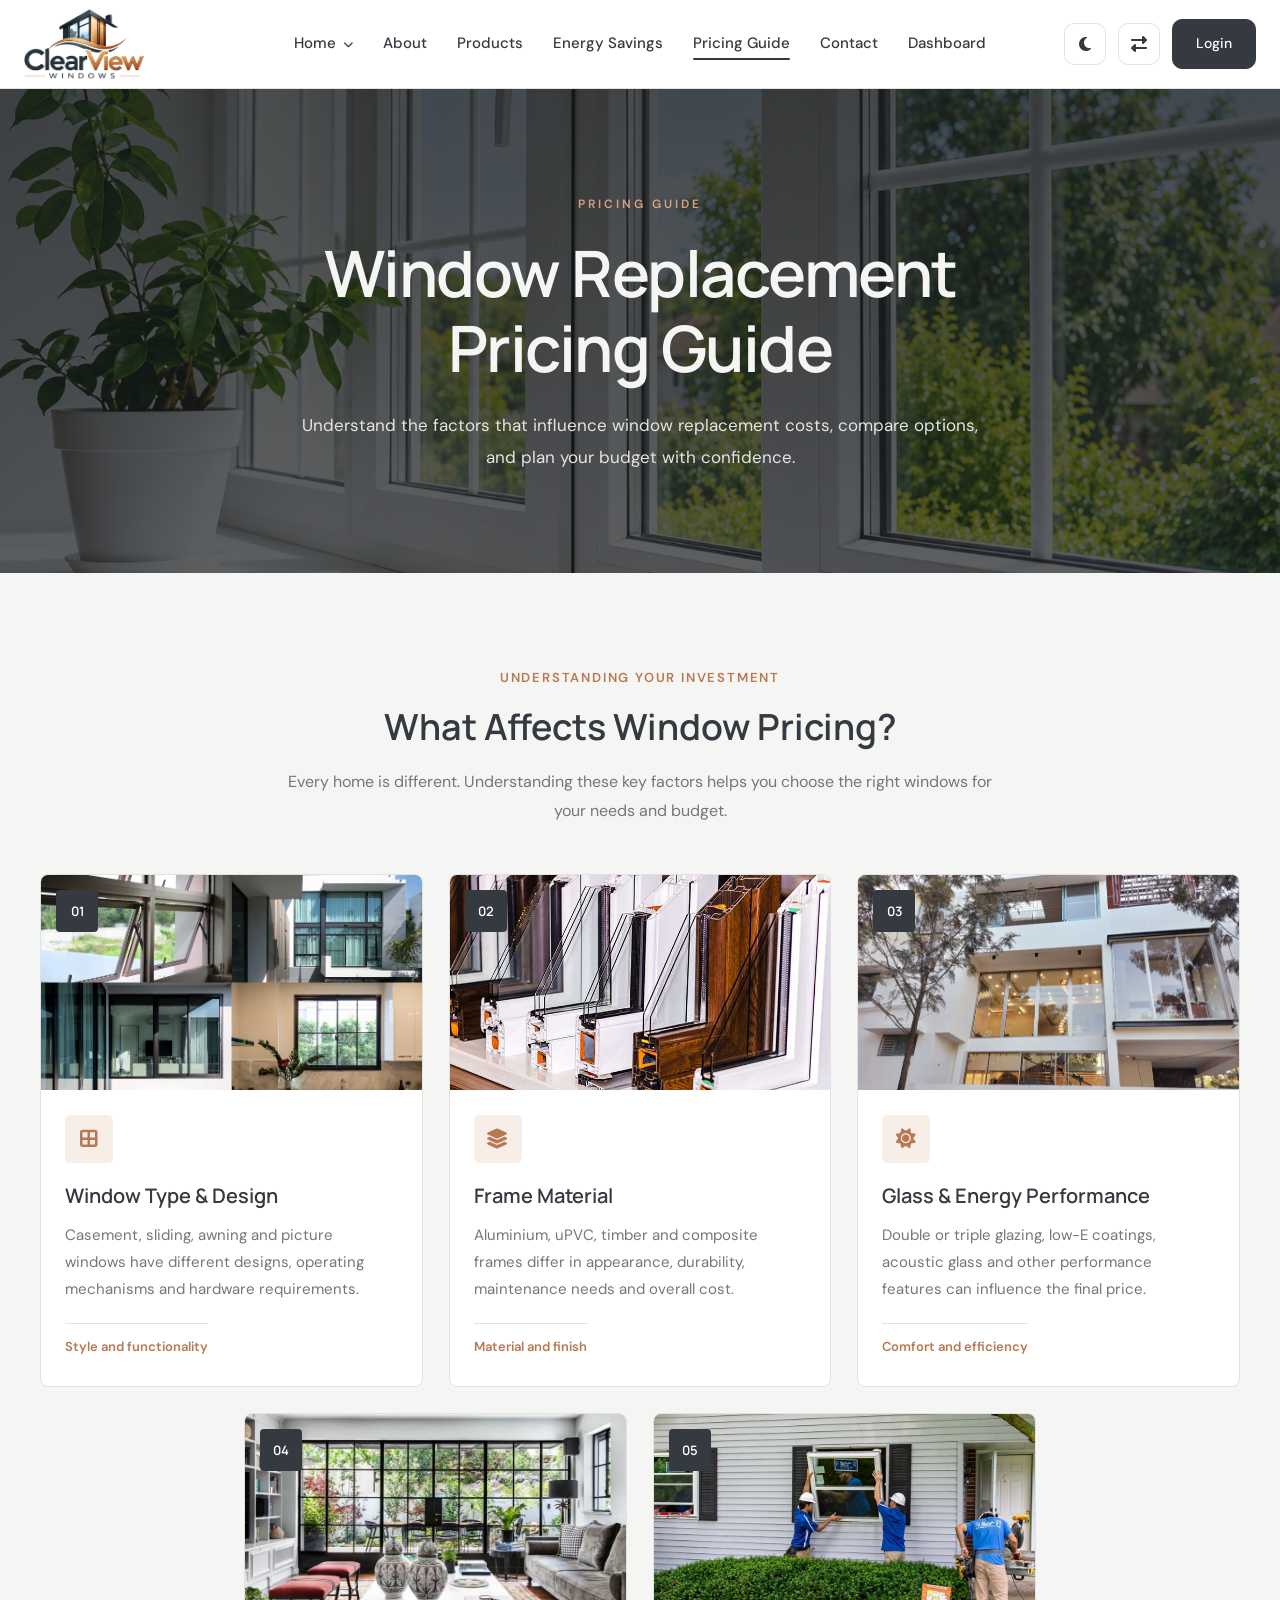
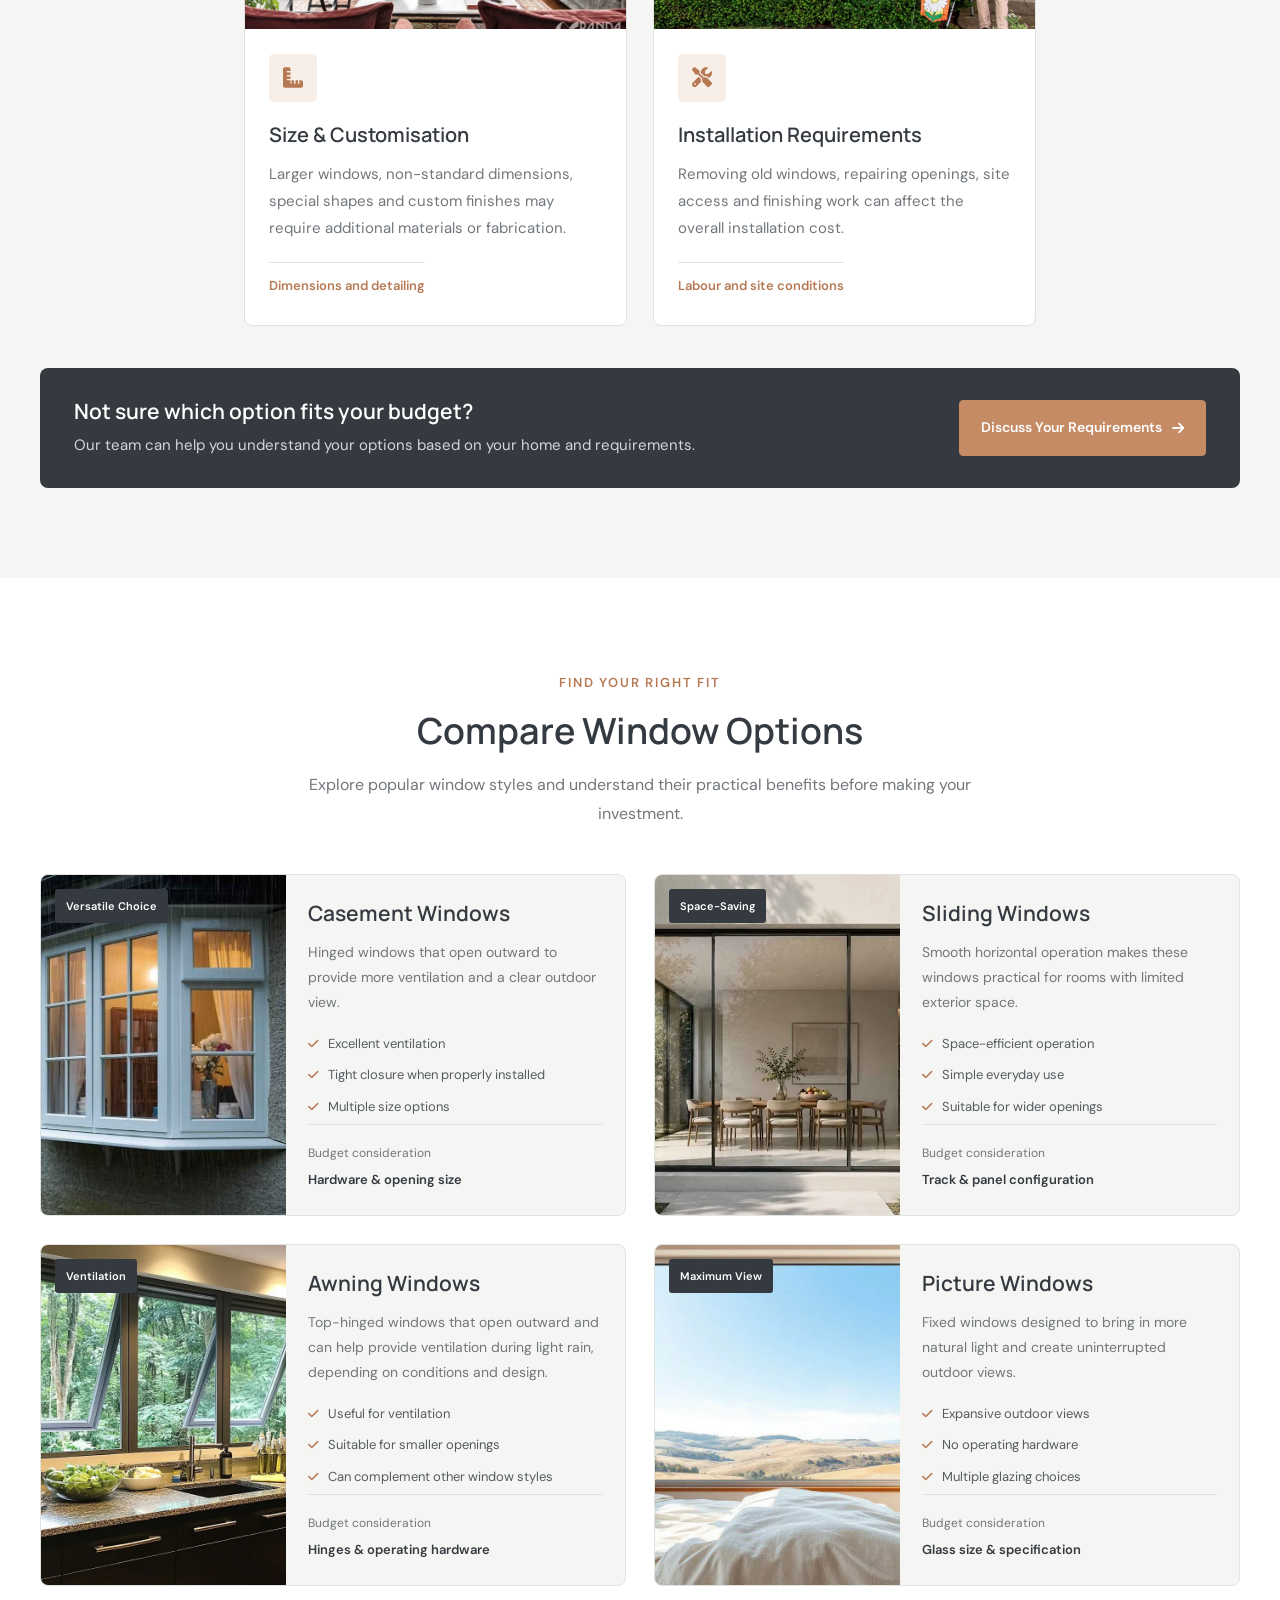
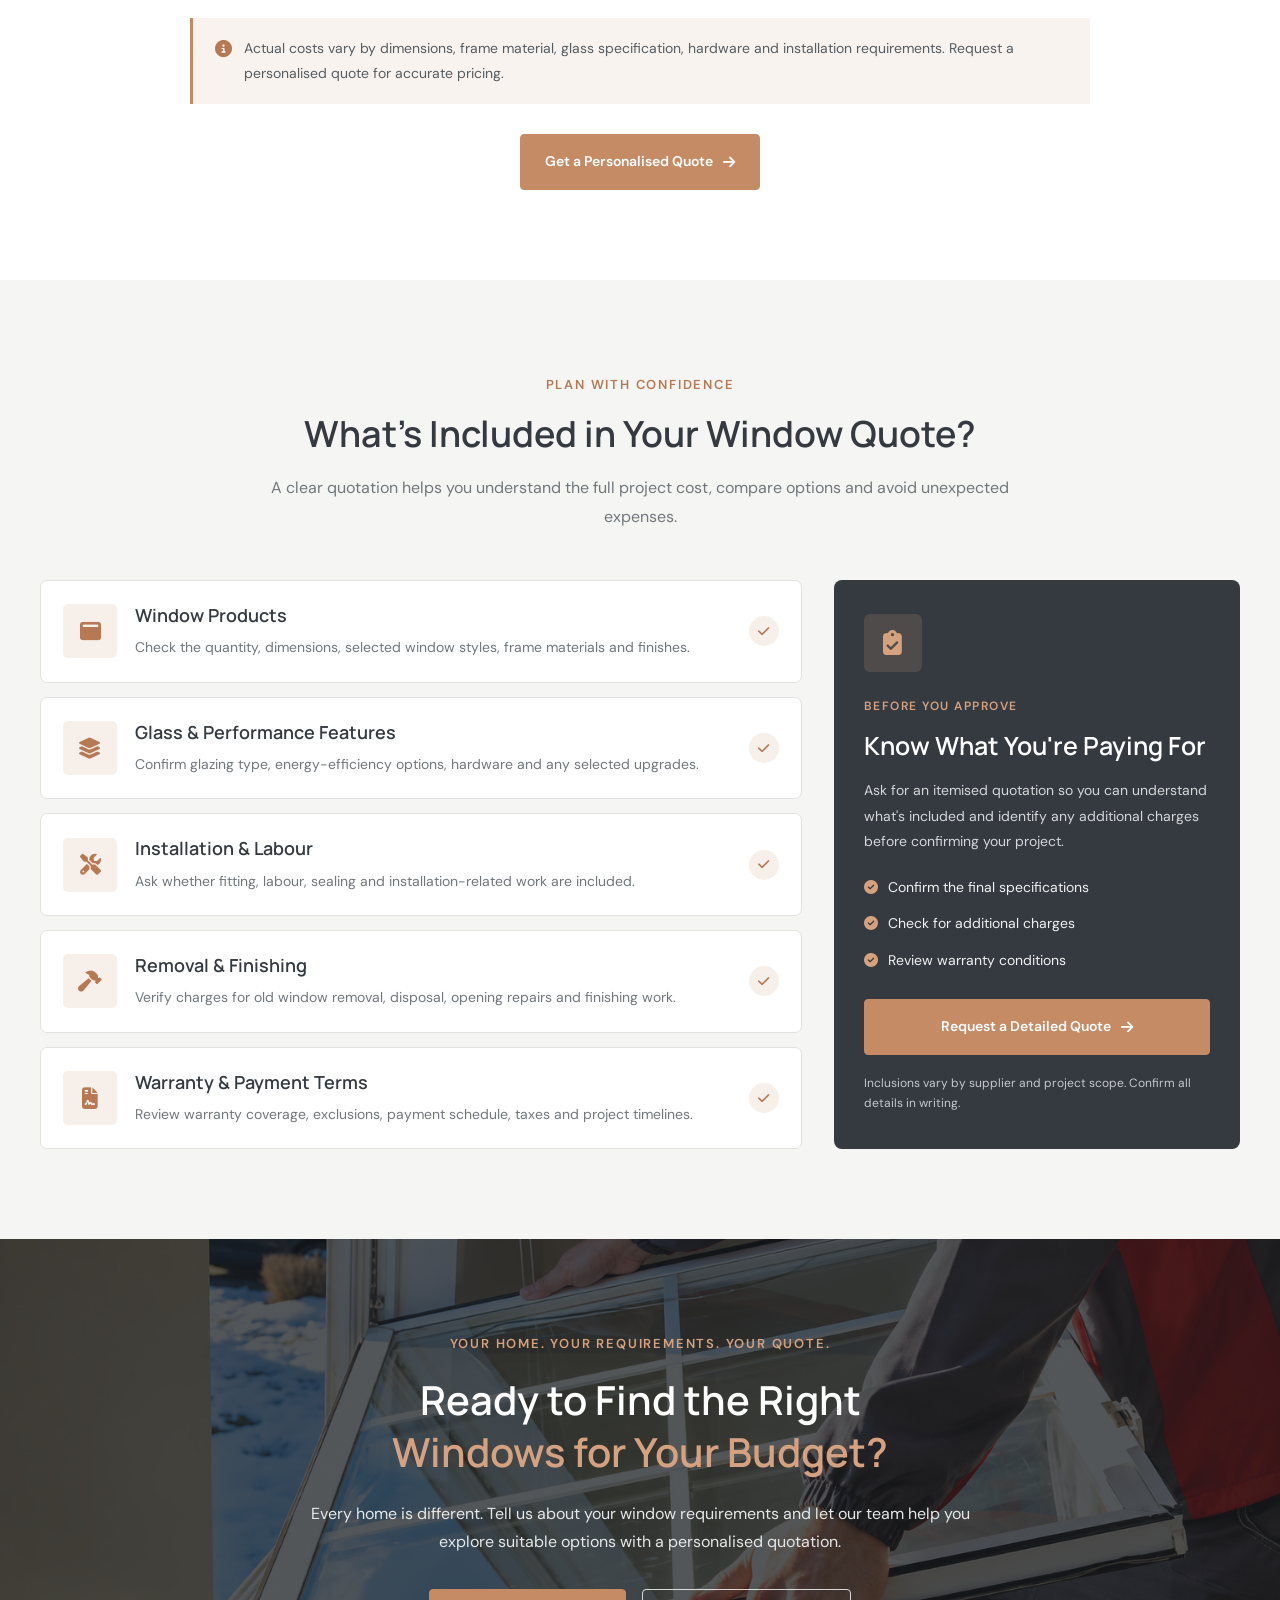
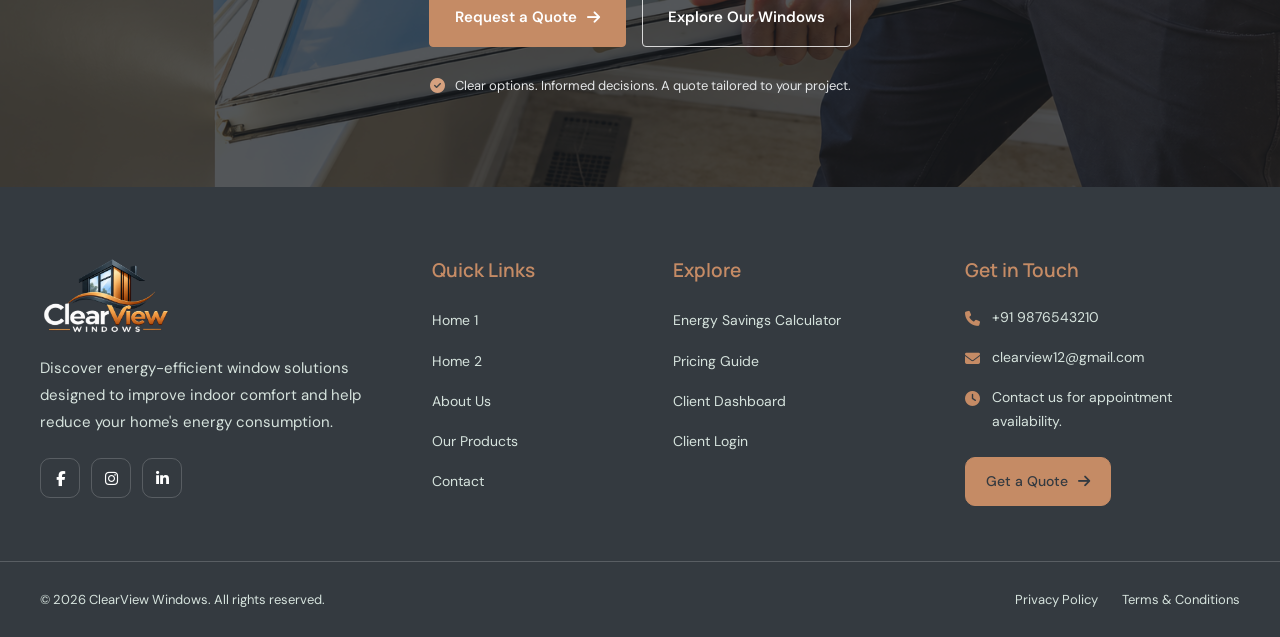
<file: pricing-guide.html>
<!DOCTYPE html>
<html lang="en">

<head>
    <meta charset="UTF-8">
    <meta name="viewport" content="width=device-width, initial-scale=1.0">

    <title>ClearView Windows</title>

    <meta name="description"
        content="Explore energy-efficient window replacement solutions, window styles, energy savings and pricing with ClearView Windows.">

    <!-- Favicon -->
    <link rel="icon" type="image/png" href="images/favicon.png">

    <!-- Google Fonts: Manrope + DM Sans -->
    <link rel="preconnect" href="https://fonts.googleapis.com">
    <link rel="preconnect" href="https://fonts.gstatic.com" crossorigin>

    <link
        href="https://fonts.googleapis.com/css2?family=DM+Sans:wght@400;500;600&family=Manrope:wght@400;500;600;700&display=swap"
        rel="stylesheet">

    <!-- Font Awesome -->
    <link rel="stylesheet" href="https://cdnjs.cloudflare.com/ajax/libs/font-awesome/6.7.2/css/all.min.css">

    <!-- Main CSS -->
    <link rel="stylesheet" href="css/style.css">

</head>

<body>


    <!-- ================= HEADER ================= -->
    <header class="cv-header" id="cvHeader">
        <div class="cv-header-container">

            <!-- Logo - Left Edge -->
            <a href="index.html" class="cv-logo" aria-label="ClearView Windows Home">
                <img src="images/logo.png" alt="ClearView Windows">
            </a>

            <!-- Desktop Navigation - Center -->
            <nav class="cv-desktop-nav" aria-label="Main navigation">
                <ul class="cv-nav-list">

                    <li class="cv-nav-item cv-home-dropdown">
                        <a href="index.html" class="cv-nav-link">
                            <span class="cv-nav-label">Home</span>
                            <i class="fa-solid fa-chevron-down cv-dropdown-icon"></i>
                        </a>

                        <ul class="cv-dropdown-menu">
                            <li><a href="index.html"><span class="cv-nav-label">Home 1</span></a></li>
                            <li><a href="home-2.html"><span class="cv-nav-label">Home 2</span></a></li>
                        </ul>
                    </li>

                    <li class="cv-nav-item">
                        <a href="about.html" class="cv-nav-link"><span class="cv-nav-label">About</span></a>
                    </li>

                    <li class="cv-nav-item">
                        <a href="products.html" class="cv-nav-link"><span class="cv-nav-label">Products</span></a>
                    </li>

                    <li class="cv-nav-item">
                        <a href="energy-savings-calculator.html" class="cv-nav-link"><span class="cv-nav-label">Energy
                                Savings</span></a>
                    </li>

                    <li class="cv-nav-item">
                        <a href="pricing-guide.html" class="cv-nav-link">
                            <span class="cv-nav-label">Pricing Guide</span>
                        </a>
                    </li>

                    <li class="cv-nav-item">
                        <a href="contact.html" class="cv-nav-link"><span class="cv-nav-label">Contact</span></a>
                    </li>

                    <li class="cv-nav-item">
                        <a href="dashboard.html" class="cv-nav-link"><span class="cv-nav-label">Dashboard</span></a>
                    </li>

                </ul>
            </nav>

            <!-- Desktop Controls - Right Edge -->
            <div class="cv-desktop-controls">

                <button class="cv-icon-toggle" id="cvDesktopTheme" type="button" aria-label="Enable dark mode"
                    aria-pressed="false" title="Dark mode">
                    <i class="fa-solid fa-moon"></i>
                </button>

                <button class="cv-icon-toggle" id="cvDesktopRTL" type="button" aria-label="Enable RTL mode"
                    aria-pressed="false" title="RTL mode">
                    <i class="fa-solid fa-right-left"></i>
                </button>

                <a href="login.html" class="cv-login-btn">Login</a>

            </div>

            <!-- Mobile / Tablet Menu Toggle -->
            <button class="cv-menu-toggle" id="cvMenuToggle" type="button" aria-label="Open navigation menu"
                aria-expanded="false" aria-controls="cvMobilePanel">
                <span></span>
                <span></span>
                <span></span>
            </button>

        </div>

        <!-- Mobile / Tablet Navigation Panel -->
        <div class="cv-mobile-panel" id="cvMobilePanel">

            <nav class="cv-mobile-nav" aria-label="Mobile navigation">
                <ul class="cv-mobile-nav-list">

                    <li class="cv-mobile-home">
                        <div class="cv-mobile-home-row">
                            <a href="index.html"><span class="cv-nav-label">Home</span></a>

                            <button class="cv-submenu-toggle" id="cvSubmenuToggle" type="button"
                                aria-label="Toggle Home submenu" aria-expanded="false">
                                <i class="fa-solid fa-chevron-down"></i>
                            </button>
                        </div>

                        <ul class="cv-mobile-submenu" id="cvHomeSubmenu">
                            <li><a href="index.html"><span class="cv-nav-label">Home 1</span></a></li>
                            <li><a href="home-2.html"><span class="cv-nav-label">Home 2</span></a></li>
                        </ul>
                    </li>

                    <li><a href="about.html"><span class="cv-nav-label">About</span></a></li>
                    <li><a href="products.html"><span class="cv-nav-label">Products</span></a></li>
                    <li>
                        <a href="energy-savings-calculator.html">
                            <span class="cv-nav-label">Energy Savings Calculator</span>
                        </a>
                    </li>
                    <li><a href="pricing-guide.html"><span class="cv-nav-label">Pricing Guide</span></a></li>
                    <li><a href="contact.html"><span class="cv-nav-label">Contact</span></a></li>
                    <li><a href="dashboard.html"><span class="cv-nav-label">Dashboard</span></a></li>

                </ul>
            </nav>

            <!-- Mobile Controls Inside Menu -->
            <div class="cv-mobile-controls">

                <button class="cv-mobile-control-btn" id="cvMobileTheme" type="button" aria-pressed="false">
                    <i class="fa-solid fa-moon"></i>
                    <span>Dark Mode</span>
                </button>

                <button class="cv-mobile-control-btn" id="cvMobileRTL" type="button" aria-pressed="false">
                    <i class="fa-solid fa-right-left"></i>
                    <span>RTL Mode</span>
                </button>

                <a href="login.html" class="cv-mobile-login-btn">
                    <i class="fa-solid fa-user"></i>
                    Login
                </a>

            </div>

        </div>
    </header>


    <!-- ==========================
     ABOUT PAGE HERO
=========================== -->
    <section class="cv-inner-hero cv-pricing-hero">
        <div class="cv-inner-hero-overlay"></div>

        <div class="cv-inner-hero-content">
            <span class="cv-inner-hero-label">
                PRICING GUIDE
            </span>

            <h1>Window Replacement <br> Pricing Guide</h1>

            <p>
                Understand the factors that influence window replacement costs, compare options, and plan your budget
                with confidence.
            </p>
        </div>
    </section>

    <!-- Pricing Factors Section -->
    <section class="cv-pricing-factors" id="pricing-factors">
        <div class="cv-pricing-factors-container">

            <div class="cv-pricing-factors-heading">
                <span class="cv-pricing-eyebrow">
                    UNDERSTANDING YOUR INVESTMENT
                </span>

                <h2>What Affects Window Pricing?</h2>

                <p>
                    Every home is different. Understanding these key factors
                    helps you choose the right windows for your needs and budget.
                </p>
            </div>

            <div class="cv-pricing-factors-grid">

                <!-- Card 1 -->
                <article class="cv-pricing-factor-card">
                    <div class="cv-pricing-factor-image">
                        <img src="images/pricing-window-type.jpg" alt="Different window styles for modern homes"
                            loading="lazy">
                        <span class="cv-pricing-factor-number">01</span>
                    </div>

                    <div class="cv-pricing-factor-content">
                        <div class="cv-pricing-factor-icon">
                            <i class="fas fa-border-all"></i>
                        </div>

                        <h3>Window Type & Design</h3>

                        <p>
                            Casement, sliding, awning and picture windows
                            have different designs, operating mechanisms
                            and hardware requirements.
                        </p>

                        <span class="cv-pricing-factor-note">
                            Style and functionality
                        </span>
                    </div>
                </article>

                <!-- Card 2 -->
                <article class="cv-pricing-factor-card">
                    <div class="cv-pricing-factor-image">
                        <img src="images/pricing-frame-material.jpg" alt="Window frame material and finish options"
                            loading="lazy">
                        <span class="cv-pricing-factor-number">02</span>
                    </div>

                    <div class="cv-pricing-factor-content">
                        <div class="cv-pricing-factor-icon">
                            <i class="fas fa-layer-group"></i>
                        </div>

                        <h3>Frame Material</h3>

                        <p>
                            Aluminium, uPVC, timber and composite frames
                            differ in appearance, durability, maintenance
                            needs and overall cost.
                        </p>

                        <span class="cv-pricing-factor-note">
                            Material and finish
                        </span>
                    </div>
                </article>

                <!-- Card 3 -->
                <article class="cv-pricing-factor-card">
                    <div class="cv-pricing-factor-image">
                        <img src="images/pricing-glass-options.jpg" alt="Modern double glazed window glass"
                            loading="lazy">
                        <span class="cv-pricing-factor-number">03</span>
                    </div>

                    <div class="cv-pricing-factor-content">
                        <div class="cv-pricing-factor-icon">
                            <i class="fas fa-sun"></i>
                        </div>

                        <h3>Glass & Energy Performance</h3>

                        <p>
                            Double or triple glazing, low-E coatings,
                            acoustic glass and other performance features
                            can influence the final price.
                        </p>

                        <span class="cv-pricing-factor-note">
                            Comfort and efficiency
                        </span>
                    </div>
                </article>

                <!-- Card 4 -->
                <article class="cv-pricing-factor-card">
                    <div class="cv-pricing-factor-image">
                        <img src="images/pricing-window-size.jpg" alt="Large custom-sized residential windows"
                            loading="lazy">
                        <span class="cv-pricing-factor-number">04</span>
                    </div>

                    <div class="cv-pricing-factor-content">
                        <div class="cv-pricing-factor-icon">
                            <i class="fas fa-ruler-combined"></i>
                        </div>

                        <h3>Size & Customisation</h3>

                        <p>
                            Larger windows, non-standard dimensions,
                            special shapes and custom finishes may require
                            additional materials or fabrication.
                        </p>

                        <span class="cv-pricing-factor-note">
                            Dimensions and detailing
                        </span>
                    </div>
                </article>

                <!-- Card 5 -->
                <article class="cv-pricing-factor-card">
                    <div class="cv-pricing-factor-image">
                        <img src="images/pricing-installation.jpg" alt="Professional window installation in a home"
                            loading="lazy">
                        <span class="cv-pricing-factor-number">05</span>
                    </div>

                    <div class="cv-pricing-factor-content">
                        <div class="cv-pricing-factor-icon">
                            <i class="fas fa-tools"></i>
                        </div>

                        <h3>Installation Requirements</h3>

                        <p>
                            Removing old windows, repairing openings,
                            site access and finishing work can affect
                            the overall installation cost.
                        </p>

                        <span class="cv-pricing-factor-note">
                            Labour and site conditions
                        </span>
                    </div>
                </article>

            </div>

            <div class="cv-pricing-factors-bottom">
                <div>
                    <h3>Not sure which option fits your budget?</h3>
                    <p>
                        Our team can help you understand your options
                        based on your home and requirements.
                    </p>
                </div>

                <a href="contact.html" class="cv-pricing-factors-btn">
                    Discuss Your Requirements
                    <i class="fas fa-arrow-right"></i>
                </a>
            </div>

        </div>
    </section>

    <!-- Pricing Guide - Window Comparison Section -->
    <section class="cv-pricing-compare" id="window-comparison">
        <div class="cv-pricing-compare-container">

            <div class="cv-pricing-compare-heading">
                <span class="cv-pricing-compare-eyebrow">
                    FIND YOUR RIGHT FIT
                </span>

                <h2>Compare Window Options</h2>

                <p>
                    Explore popular window styles and understand their
                    practical benefits before making your investment.
                </p>
            </div>

            <div class="cv-pricing-compare-grid">

                <!-- Casement Window -->
                <article class="cv-pricing-compare-card">
                    <div class="cv-pricing-compare-image">
                        <img src="images/compare-casement.jpg" alt="Modern casement windows" loading="lazy">
                        <span class="cv-pricing-compare-tag">
                            Versatile Choice
                        </span>
                    </div>

                    <div class="cv-pricing-compare-body">
                        <h3>Casement Windows</h3>

                        <p>
                            Hinged windows that open outward to provide
                            more ventilation and a clear outdoor view.
                        </p>

                        <ul>
                            <li>
                                <i class="fas fa-check"></i>
                                Excellent ventilation
                            </li>
                            <li>
                                <i class="fas fa-check"></i>
                                Tight closure when properly installed
                            </li>
                            <li>
                                <i class="fas fa-check"></i>
                                Multiple size options
                            </li>
                        </ul>

                        <div class="cv-pricing-compare-footer">
                            <span>Budget consideration</span>
                            <strong>Hardware & opening size</strong>
                        </div>
                    </div>
                </article>

                <!-- Sliding Window -->
                <article class="cv-pricing-compare-card">
                    <div class="cv-pricing-compare-image">
                        <img src="images/compare-sliding.jpg" alt="Contemporary sliding windows" loading="lazy">
                        <span class="cv-pricing-compare-tag">
                            Space-Saving
                        </span>
                    </div>

                    <div class="cv-pricing-compare-body">
                        <h3>Sliding Windows</h3>

                        <p>
                            Smooth horizontal operation makes these windows
                            practical for rooms with limited exterior space.
                        </p>

                        <ul>
                            <li>
                                <i class="fas fa-check"></i>
                                Space-efficient operation
                            </li>
                            <li>
                                <i class="fas fa-check"></i>
                                Simple everyday use
                            </li>
                            <li>
                                <i class="fas fa-check"></i>
                                Suitable for wider openings
                            </li>
                        </ul>

                        <div class="cv-pricing-compare-footer">
                            <span>Budget consideration</span>
                            <strong>Track & panel configuration</strong>
                        </div>
                    </div>
                </article>

                <!-- Awning Window -->
                <article class="cv-pricing-compare-card">
                    <div class="cv-pricing-compare-image">
                        <img src="images/compare-awning.jpg" alt="Awning windows in a modern home" loading="lazy">
                        <span class="cv-pricing-compare-tag">
                            Ventilation
                        </span>
                    </div>

                    <div class="cv-pricing-compare-body">
                        <h3>Awning Windows</h3>

                        <p>
                            Top-hinged windows that open outward and can
                            help provide ventilation during light rain,
                            depending on conditions and design.
                        </p>

                        <ul>
                            <li>
                                <i class="fas fa-check"></i>
                                Useful for ventilation
                            </li>
                            <li>
                                <i class="fas fa-check"></i>
                                Suitable for smaller openings
                            </li>
                            <li>
                                <i class="fas fa-check"></i>
                                Can complement other window styles
                            </li>
                        </ul>

                        <div class="cv-pricing-compare-footer">
                            <span>Budget consideration</span>
                            <strong>Hinges & operating hardware</strong>
                        </div>
                    </div>
                </article>

                <!-- Picture Window -->
                <article class="cv-pricing-compare-card">
                    <div class="cv-pricing-compare-image">
                        <img src="images/compare-picture.jpg" alt="Large fixed picture window" loading="lazy">
                        <span class="cv-pricing-compare-tag">
                            Maximum View
                        </span>
                    </div>

                    <div class="cv-pricing-compare-body">
                        <h3>Picture Windows</h3>

                        <p>
                            Fixed windows designed to bring in more natural
                            light and create uninterrupted outdoor views.
                        </p>

                        <ul>
                            <li>
                                <i class="fas fa-check"></i>
                                Expansive outdoor views
                            </li>
                            <li>
                                <i class="fas fa-check"></i>
                                No operating hardware
                            </li>
                            <li>
                                <i class="fas fa-check"></i>
                                Multiple glazing choices
                            </li>
                        </ul>

                        <div class="cv-pricing-compare-footer">
                            <span>Budget consideration</span>
                            <strong>Glass size & specification</strong>
                        </div>
                    </div>
                </article>

            </div>

            <div class="cv-pricing-compare-note">
                <i class="fas fa-info-circle"></i>
                <p>
                    Actual costs vary by dimensions, frame material, glass
                    specification, hardware and installation requirements.
                    Request a personalised quote for accurate pricing.
                </p>
            </div>

            <div class="cv-pricing-compare-action">
                <a href="contact.html" class="cv-pricing-compare-btn">
                    Get a Personalised Quote
                    <i class="fas fa-arrow-right"></i>
                </a>
            </div>

        </div>
    </section>

    <!-- Pricing Guide - Quote Details Section -->
    <section class="cv-pricing-quote" id="quote-details">
        <div class="cv-pricing-quote-container">

            <div class="cv-pricing-quote-heading">
                <span class="cv-pricing-quote-eyebrow">
                    PLAN WITH CONFIDENCE
                </span>

                <h2>What's Included in Your Window Quote?</h2>

                <p>
                    A clear quotation helps you understand the full project
                    cost, compare options and avoid unexpected expenses.
                </p>
            </div>

            <div class="cv-pricing-quote-layout">

                <div class="cv-pricing-quote-list">

                    <article class="cv-pricing-quote-item">
                        <div class="cv-pricing-quote-icon">
                            <i class="fas fa-window-maximize"></i>
                        </div>

                        <div class="cv-pricing-quote-text">
                            <h3>Window Products</h3>
                            <p>
                                Check the quantity, dimensions, selected
                                window styles, frame materials and finishes.
                            </p>
                        </div>

                        <span class="cv-pricing-quote-check">
                            <i class="fas fa-check"></i>
                        </span>
                    </article>

                    <article class="cv-pricing-quote-item">
                        <div class="cv-pricing-quote-icon">
                            <i class="fas fa-layer-group"></i>
                        </div>

                        <div class="cv-pricing-quote-text">
                            <h3>Glass & Performance Features</h3>
                            <p>
                                Confirm glazing type, energy-efficiency
                                options, hardware and any selected upgrades.
                            </p>
                        </div>

                        <span class="cv-pricing-quote-check">
                            <i class="fas fa-check"></i>
                        </span>
                    </article>

                    <article class="cv-pricing-quote-item">
                        <div class="cv-pricing-quote-icon">
                            <i class="fas fa-tools"></i>
                        </div>

                        <div class="cv-pricing-quote-text">
                            <h3>Installation & Labour</h3>
                            <p>
                                Ask whether fitting, labour, sealing and
                                installation-related work are included.
                            </p>
                        </div>

                        <span class="cv-pricing-quote-check">
                            <i class="fas fa-check"></i>
                        </span>
                    </article>

                    <article class="cv-pricing-quote-item">
                        <div class="cv-pricing-quote-icon">
                            <i class="fas fa-hammer"></i>
                        </div>

                        <div class="cv-pricing-quote-text">
                            <h3>Removal & Finishing</h3>
                            <p>
                                Verify charges for old window removal,
                                disposal, opening repairs and finishing work.
                            </p>
                        </div>

                        <span class="cv-pricing-quote-check">
                            <i class="fas fa-check"></i>
                        </span>
                    </article>

                    <article class="cv-pricing-quote-item">
                        <div class="cv-pricing-quote-icon">
                            <i class="fas fa-file-contract"></i>
                        </div>

                        <div class="cv-pricing-quote-text">
                            <h3>Warranty & Payment Terms</h3>
                            <p>
                                Review warranty coverage, exclusions,
                                payment schedule, taxes and project timelines.
                            </p>
                        </div>

                        <span class="cv-pricing-quote-check">
                            <i class="fas fa-check"></i>
                        </span>
                    </article>

                </div>

                <aside class="cv-pricing-quote-sidebar">
                    <div class="cv-pricing-quote-sidebar-icon">
                        <i class="fas fa-clipboard-check"></i>
                    </div>

                    <span class="cv-pricing-quote-sidebar-label">
                        BEFORE YOU APPROVE
                    </span>

                    <h3>Know What You're Paying For</h3>

                    <p>
                        Ask for an itemised quotation so you can understand
                        what's included and identify any additional charges
                        before confirming your project.
                    </p>

                    <ul>
                        <li>
                            <i class="fas fa-check-circle"></i>
                            Confirm the final specifications
                        </li>
                        <li>
                            <i class="fas fa-check-circle"></i>
                            Check for additional charges
                        </li>
                        <li>
                            <i class="fas fa-check-circle"></i>
                            Review warranty conditions
                        </li>
                    </ul>

                    <a href="contact.html" class="cv-pricing-quote-btn">
                        Request a Detailed Quote
                        <i class="fas fa-arrow-right"></i>
                    </a>

                    <span class="cv-pricing-quote-disclaimer">
                        Inclusions vary by supplier and project scope.
                        Confirm all details in writing.
                    </span>
                </aside>

            </div>
        </div>
    </section>

    <!-- Pricing Guide - Final CTA -->
    <section class="cv-pricing-final-cta">
        <div class="cv-pricing-final-overlay"></div>

        <div class="cv-pricing-final-content">

            <span class="cv-pricing-final-eyebrow">
                YOUR HOME. YOUR REQUIREMENTS. YOUR QUOTE.
            </span>

            <h2>
                Ready to Find the Right
                <span>Windows for Your Budget?</span>
            </h2>

            <p>
                Every home is different. Tell us about your window
                requirements and let our team help you explore suitable
                options with a personalised quotation.
            </p>

            <div class="cv-pricing-final-actions">
                <a href="contact.html" class="cv-pricing-final-primary">
                    Request a Quote
                    <i class="fas fa-arrow-right"></i>
                </a>

                <a href="products.html" class="cv-pricing-final-secondary">
                    Explore Our Windows
                </a>
            </div>

            <div class="cv-pricing-final-note">
                <i class="fas fa-check-circle"></i>
                <span>Clear options. Informed decisions. A quote tailored to your project.</span>
            </div>

        </div>
    </section>

    <!-- ================= FOOTER ================= -->
    <footer class="cv-footer">

        <div class="cv-footer-main">
            <div class="cv-footer-container">

                <!-- Brand -->
                <div class="cv-footer-brand">
                    <a href="index.html" class="cv-footer-logo">
                        <img src="images/logo-white.png" alt="ClearView Windows">
                    </a>

                    <p class="cv-footer-description">
                        Discover energy-efficient window solutions
                        designed to improve indoor comfort and help
                        reduce your home's energy consumption.
                    </p>

                    <div class="cv-footer-socials">
                        <a href="#" aria-label="Facebook">
                            <i class="fa-brands fa-facebook-f"></i>
                        </a>
                        <a href="#" aria-label="Instagram">
                            <i class="fa-brands fa-instagram"></i>
                        </a>
                        <a href="#" aria-label="LinkedIn">
                            <i class="fa-brands fa-linkedin-in"></i>
                        </a>
                    </div>
                </div>

                <!-- Quick Links -->
                <div class="cv-footer-column">
                    <h3>Quick Links</h3>
                    <ul>
                        <li><a href="index.html">Home 1</a></li>
                        <li><a href="home-2.html">Home 2</a></li>
                        <li><a href="about.html">About Us</a></li>
                        <li><a href="products.html">Our Products</a></li>
                        <li><a href="contact.html">Contact</a></li>
                    </ul>
                </div>

                <!-- Our Services -->
                <div class="cv-footer-column">
                    <h3>Explore</h3>
                    <ul>
                        <li>
                            <a href="energy-savings-calculator.html">
                                Energy Savings Calculator
                            </a>
                        </li>
                        <li>
                            <a href="pricing-guide.html">Pricing Guide</a>
                        </li>
                        <li>
                            <a href="dashboard.html">Client Dashboard</a>
                        </li>
                        <li>
                            <a href="login.html">Client Login</a>
                        </li>
                    </ul>
                </div>

                <!-- Contact -->
                <div class="cv-footer-column cv-footer-contact">
                    <h3>Get in Touch</h3>

                    <p>
                        <i class="fa-solid fa-phone"></i>
                        <a href="tel:+10000000000">+91 9876543210</a>
                    </p>

                    <p>
                        <i class="fa-solid fa-envelope"></i>
                        <a href="mailto:info@example.com">
                            clearview12@gmail.com
                        </a>
                    </p>

                    <p>
                        <i class="fa-solid fa-clock"></i>
                        <span>Contact us for appointment availability.</span>
                    </p>

                    <a href="contact.html" class="cv-footer-cta">
                        Get a Quote
                        <i class="fa-solid fa-arrow-right"></i>
                    </a>
                </div>

            </div>
        </div>

        <!-- Footer Bottom -->
        <div class="cv-footer-bottom">
            <div class="cv-footer-bottom-container">

                <p>
                    &copy; <span id="cvCopyrightYear"></span>
                    ClearView Windows. All rights reserved.
                </p>

                <div class="cv-footer-legal">
                    <a href="#">Privacy Policy</a>
                    <a href="#">Terms & Conditions</a>
                </div>

            </div>
        </div>

    </footer>
    <!-- =============== END FOOTER =============== -->


    <script src="js/main.js"></script>

</body>

</html>
</file>
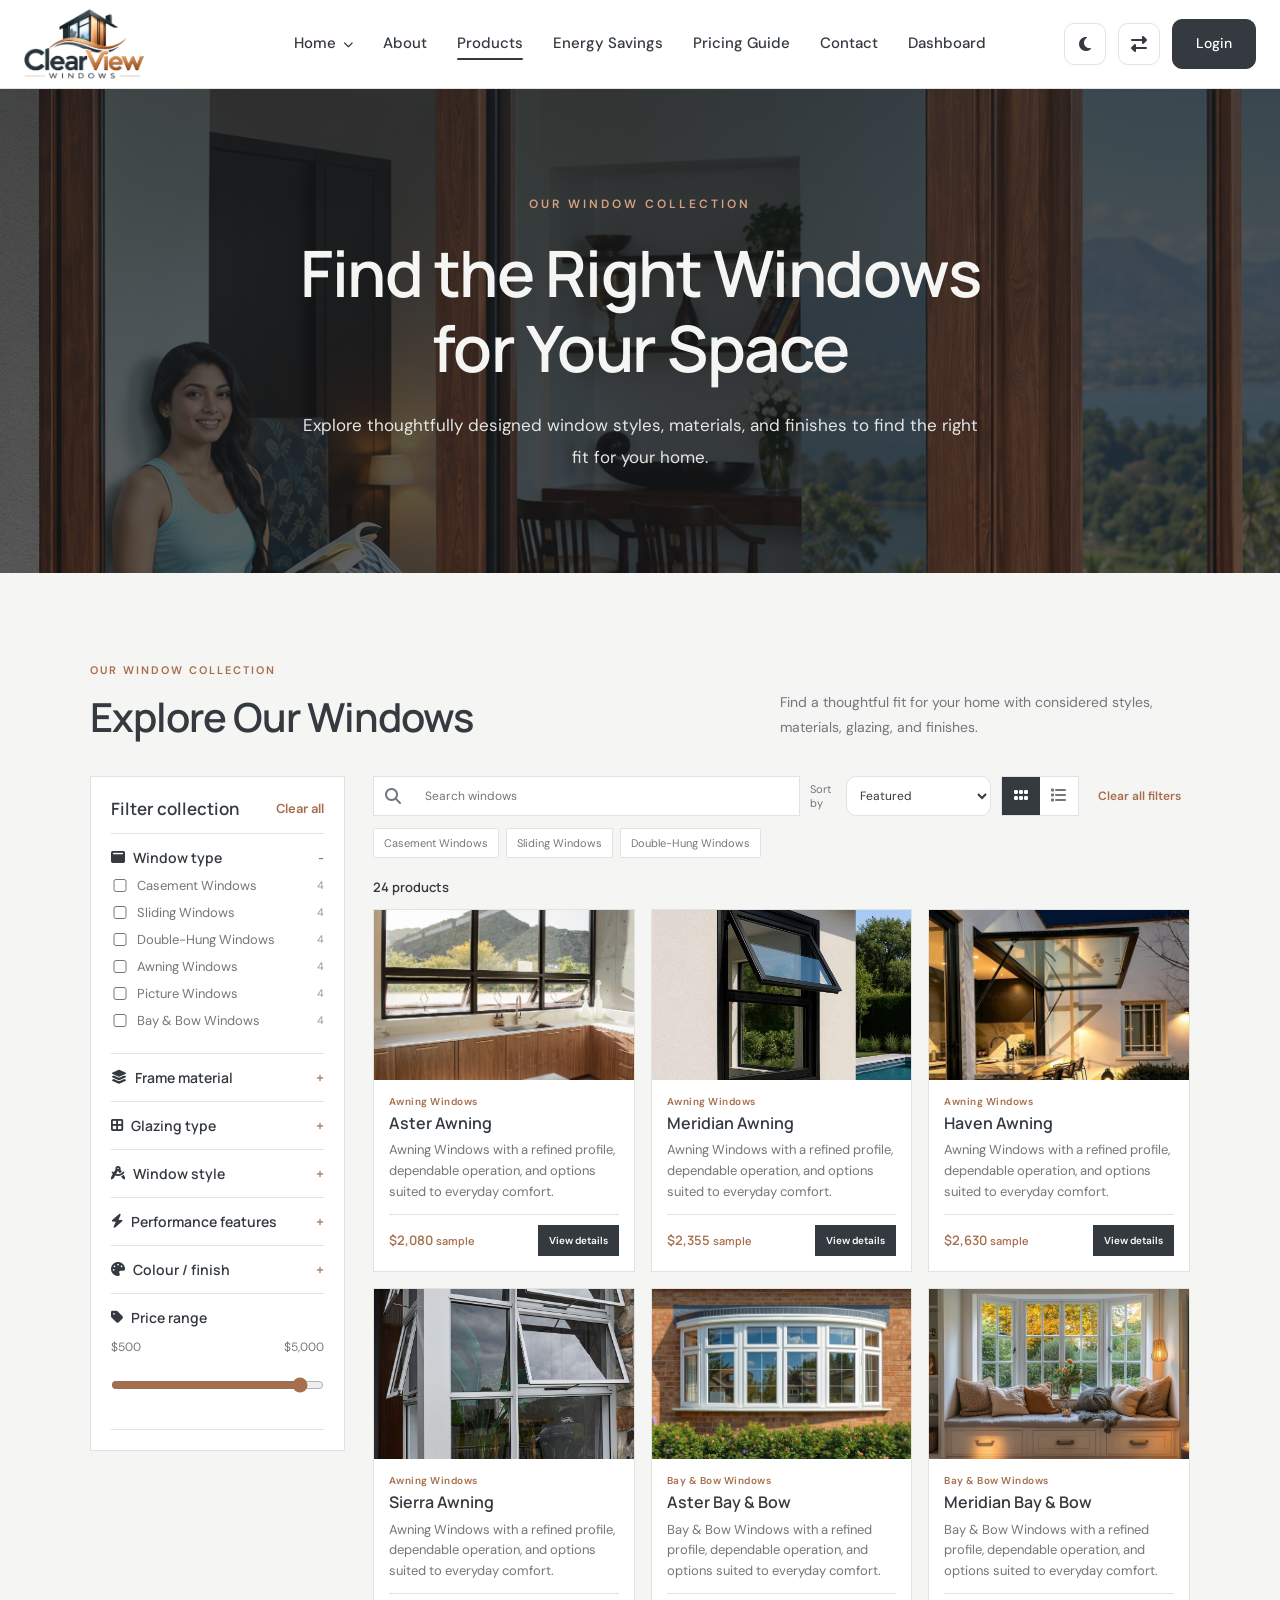
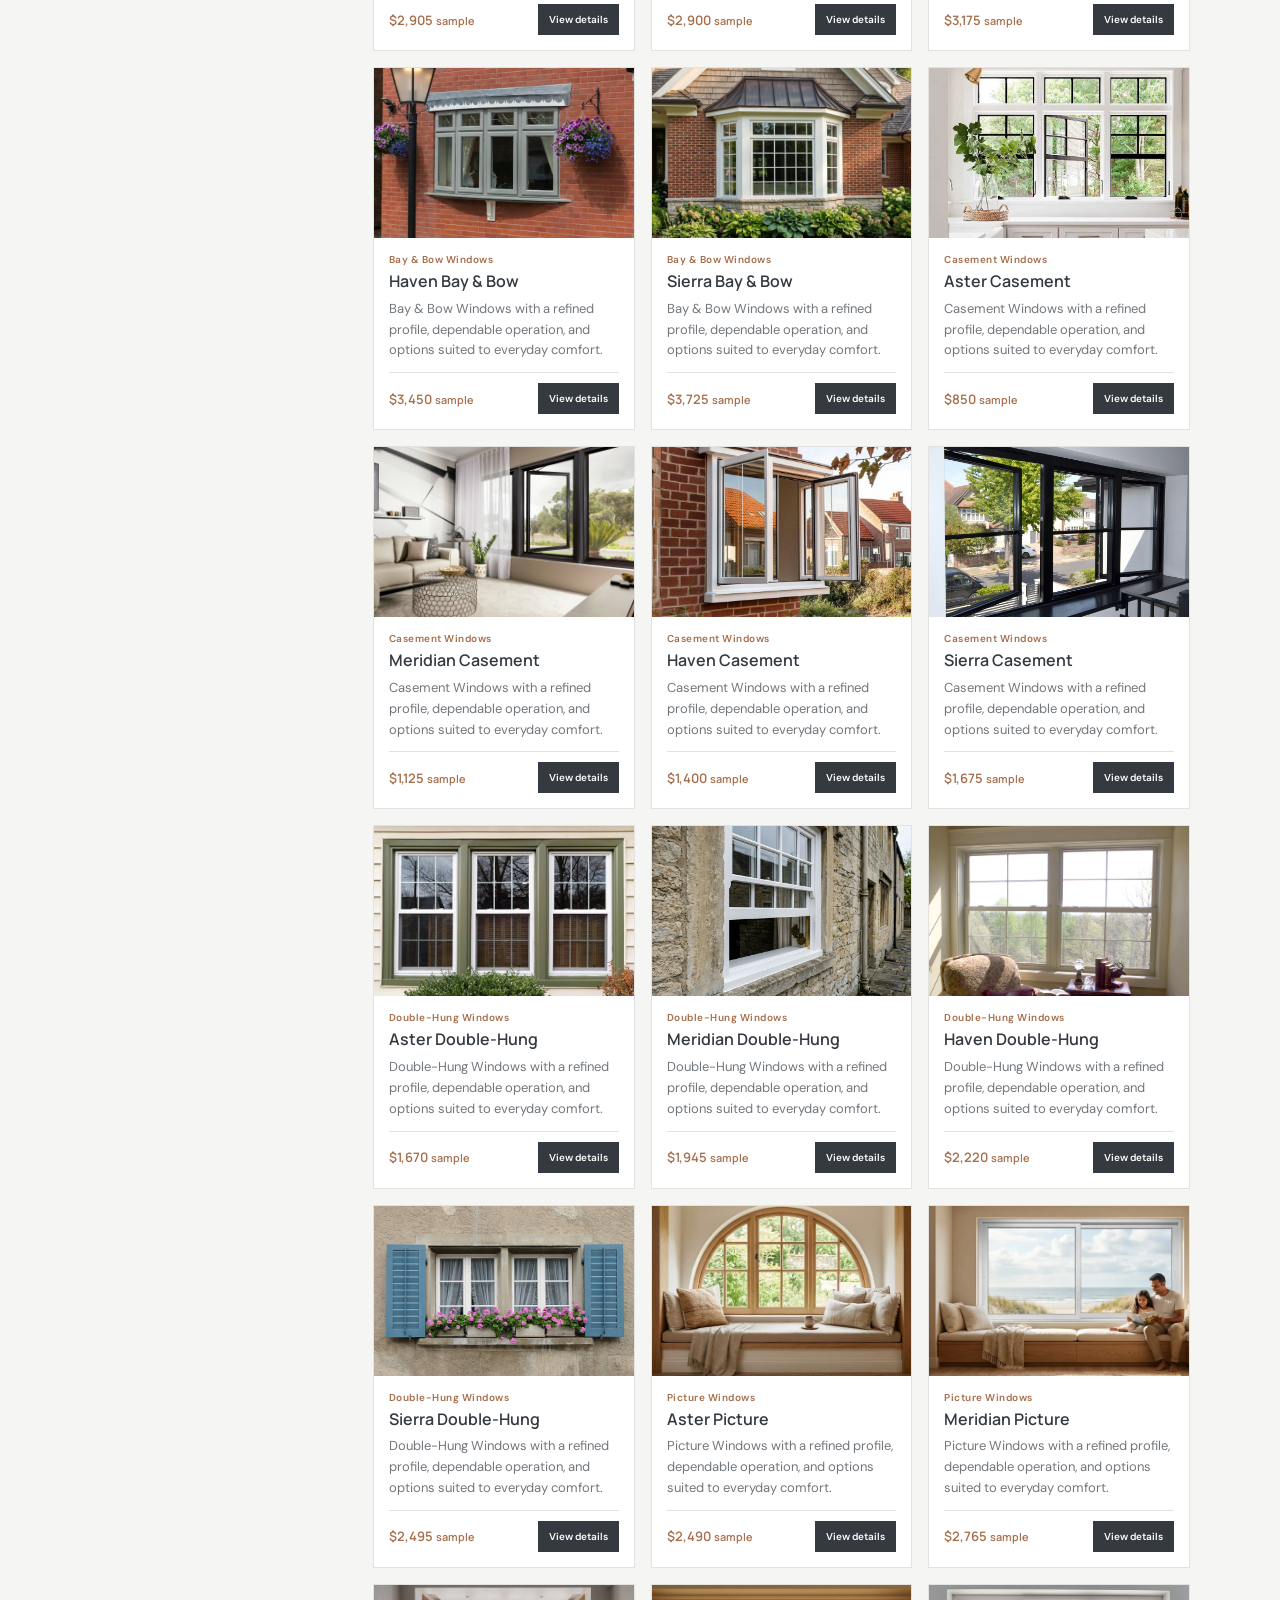
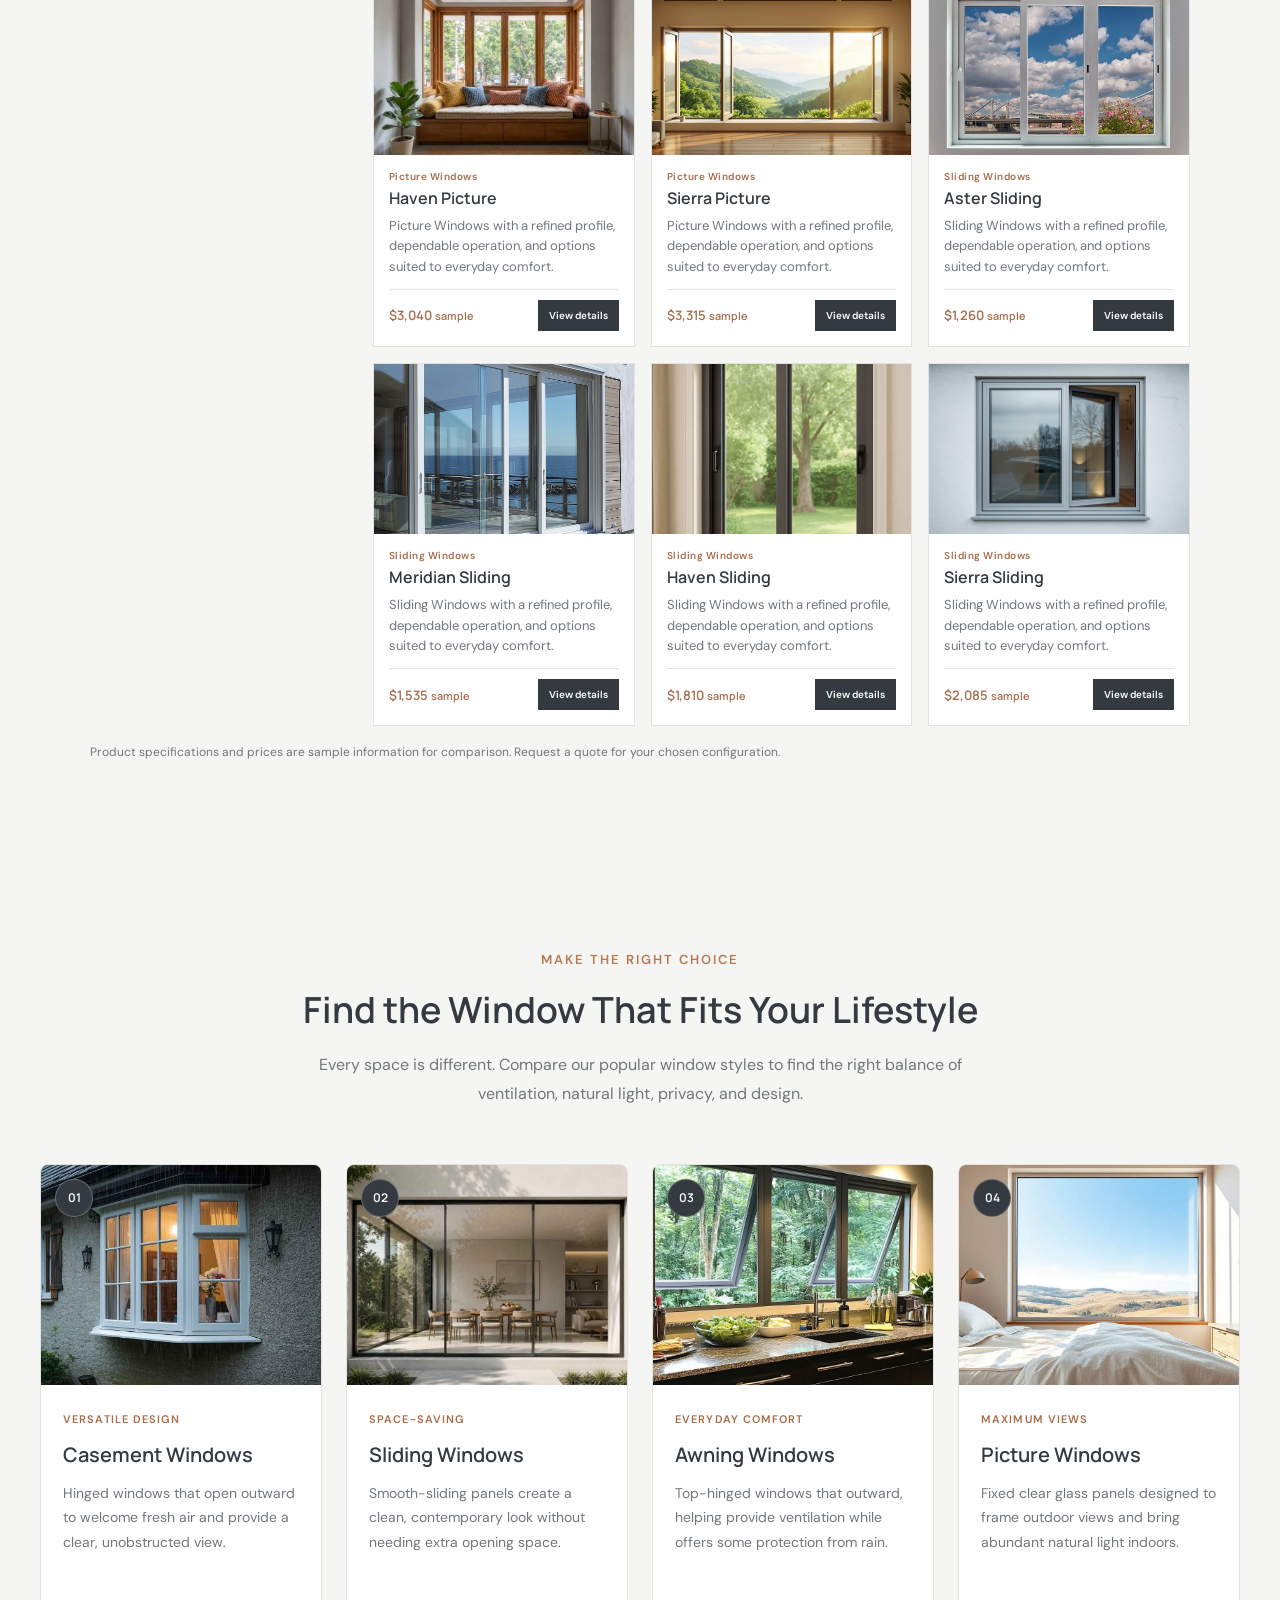
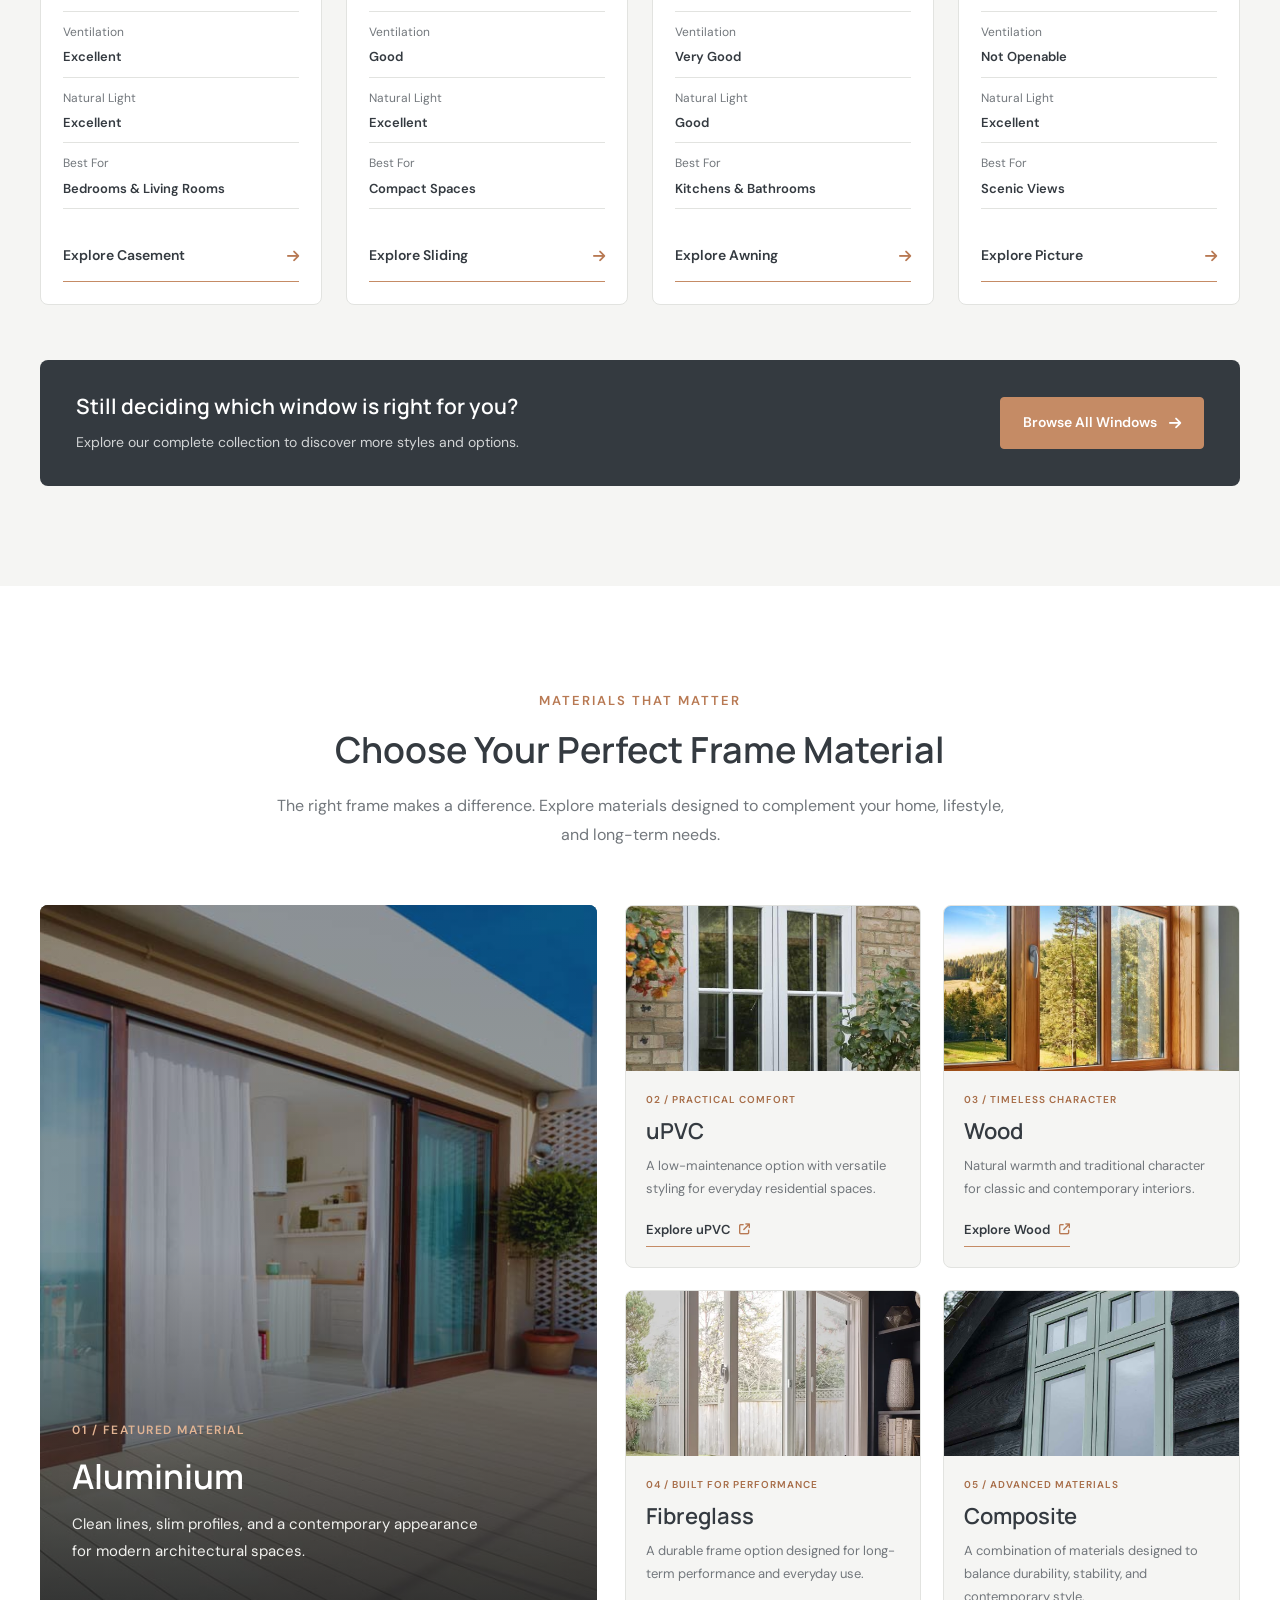
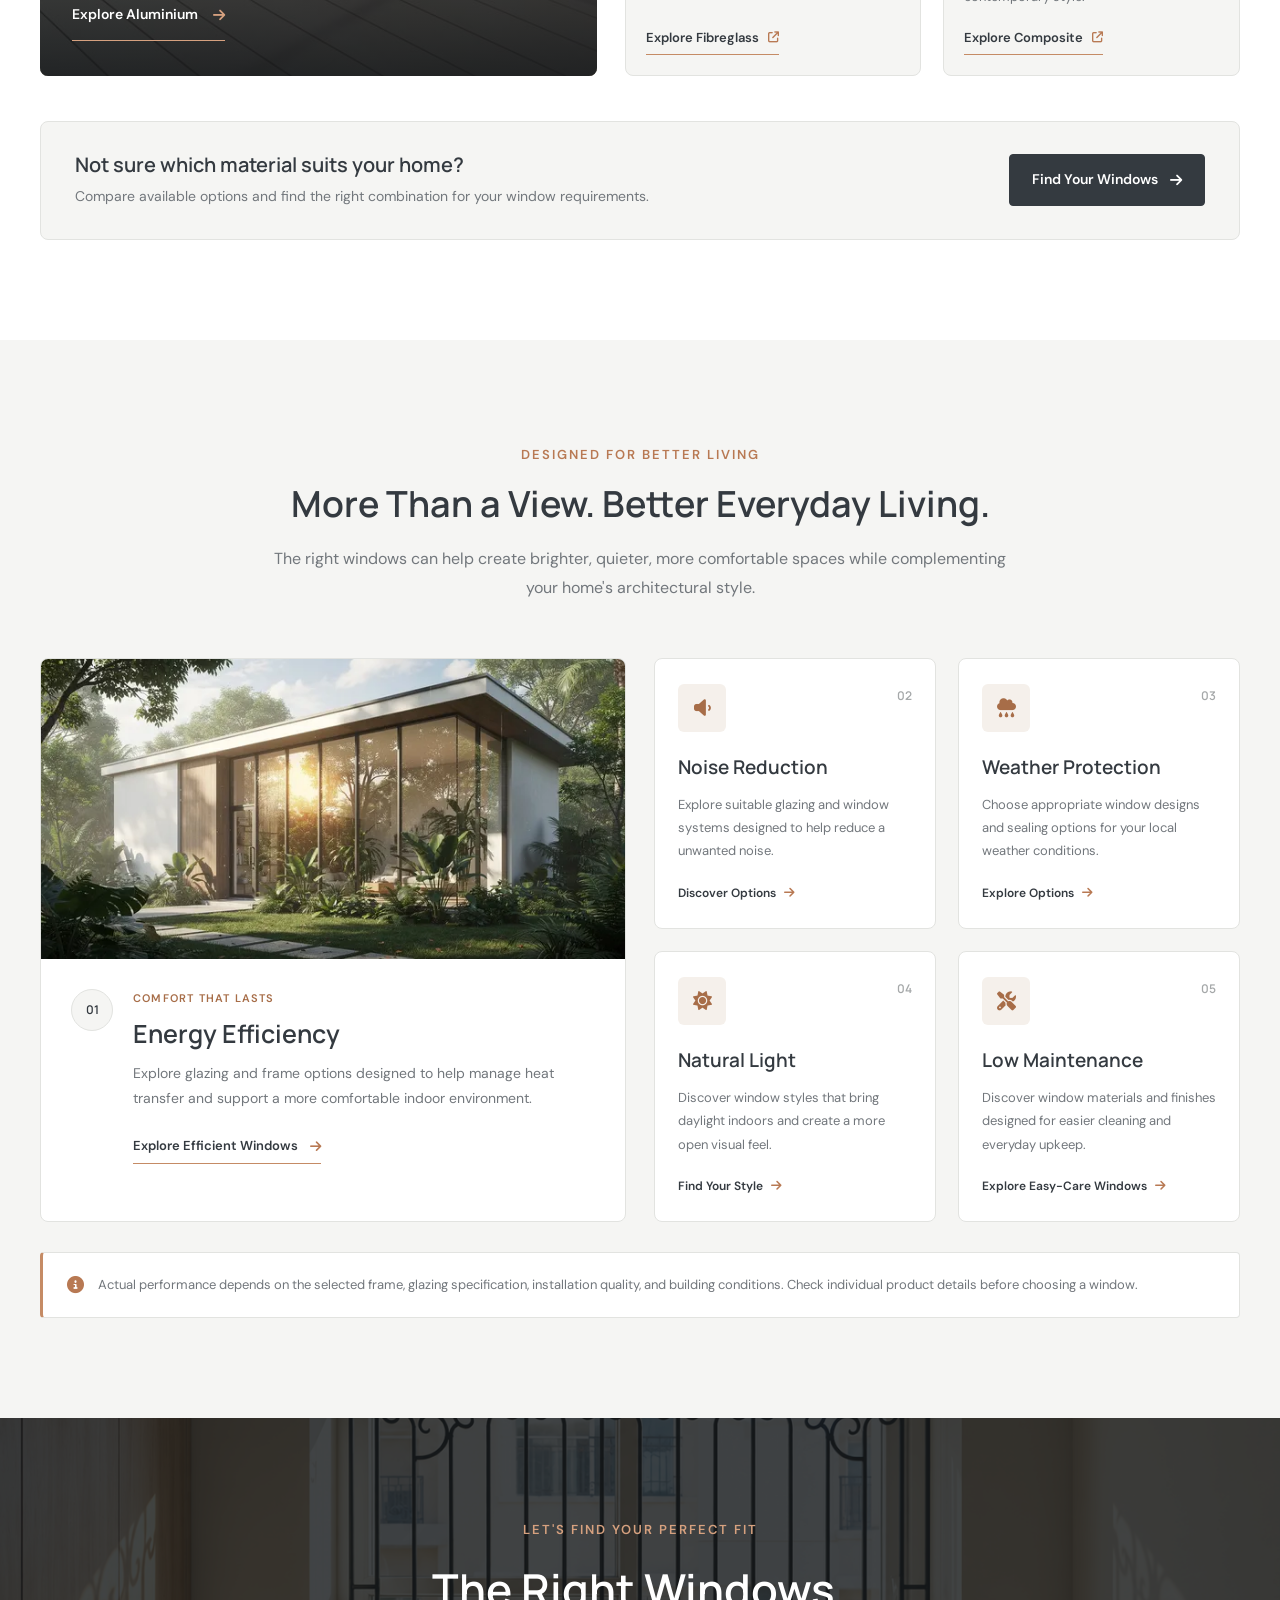
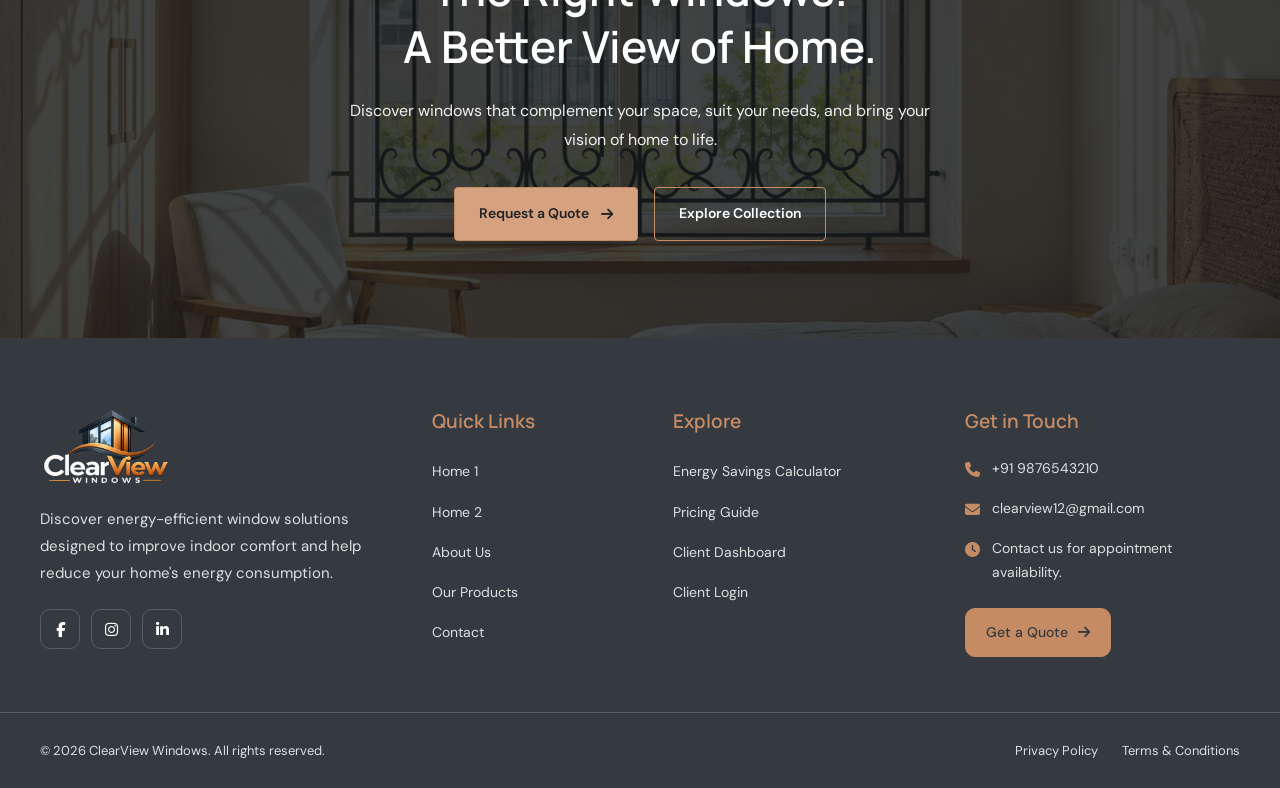
<file: products.html>
<!DOCTYPE html>
<html lang="en">

<head>
    <meta charset="UTF-8">
    <meta name="viewport" content="width=device-width, initial-scale=1.0">

    <title>ClearView Windows</title>

    <meta name="description"
        content="Explore energy-efficient window replacement solutions, window styles, energy savings and pricing with ClearView Windows.">

    <!-- Favicon -->
    <link rel="icon" type="image/png" href="images/favicon.png">

    <!-- Google Fonts: Manrope + DM Sans -->
    <link rel="preconnect" href="https://fonts.googleapis.com">
    <link rel="preconnect" href="https://fonts.gstatic.com" crossorigin>

    <link
        href="https://fonts.googleapis.com/css2?family=DM+Sans:wght@400;500;600&family=Manrope:wght@400;500;600;700&display=swap"
        rel="stylesheet">

    <!-- Font Awesome -->
    <link rel="stylesheet" href="https://cdnjs.cloudflare.com/ajax/libs/font-awesome/6.7.2/css/all.min.css">

    <!-- Main CSS -->
    <link rel="stylesheet" href="css/style.css">

</head>

<body>


    <!-- ================= HEADER ================= -->
    <header class="cv-header" id="cvHeader">
        <div class="cv-header-container">

            <!-- Logo - Left Edge -->
            <a href="index.html" class="cv-logo" aria-label="ClearView Windows Home">
                <img src="images/logo.png" alt="ClearView Windows">
            </a>

            <!-- Desktop Navigation - Center -->
            <nav class="cv-desktop-nav" aria-label="Main navigation">
                <ul class="cv-nav-list">

                    <li class="cv-nav-item cv-home-dropdown">
                        <a href="index.html" class="cv-nav-link">
                            <span class="cv-nav-label">Home</span>
                            <i class="fa-solid fa-chevron-down cv-dropdown-icon"></i>
                        </a>

                        <ul class="cv-dropdown-menu">
                            <li><a href="index.html"><span class="cv-nav-label">Home 1</span></a></li>
                            <li><a href="home-2.html"><span class="cv-nav-label">Home 2</span></a></li>
                        </ul>
                    </li>

                    <li class="cv-nav-item">
                        <a href="about.html" class="cv-nav-link"><span class="cv-nav-label">About</span></a>
                    </li>

                    <li class="cv-nav-item">
                        <a href="products.html" class="cv-nav-link"><span class="cv-nav-label">Products</span></a>
                    </li>

                    <li class="cv-nav-item">
                        <a href="energy-savings-calculator.html" class="cv-nav-link"><span class="cv-nav-label">Energy
                                Savings</span></a>
                    </li>

                    <li class="cv-nav-item">
                        <a href="pricing-guide.html" class="cv-nav-link">
                            <span class="cv-nav-label">Pricing Guide</span>
                        </a>
                    </li>

                    <li class="cv-nav-item">
                        <a href="contact.html" class="cv-nav-link"><span class="cv-nav-label">Contact</span></a>
                    </li>

                    <li class="cv-nav-item">
                        <a href="dashboard.html" class="cv-nav-link"><span class="cv-nav-label">Dashboard</span></a>
                    </li>

                </ul>
            </nav>

            <!-- Desktop Controls - Right Edge -->
            <div class="cv-desktop-controls">

                <button class="cv-icon-toggle" id="cvDesktopTheme" type="button" aria-label="Enable dark mode"
                    aria-pressed="false" title="Dark mode">
                    <i class="fa-solid fa-moon"></i>
                </button>

                <button class="cv-icon-toggle" id="cvDesktopRTL" type="button" aria-label="Enable RTL mode"
                    aria-pressed="false" title="RTL mode">
                    <i class="fa-solid fa-right-left"></i>
                </button>

                <a href="login.html" class="cv-login-btn">Login</a>

            </div>

            <!-- Mobile / Tablet Menu Toggle -->
            <button class="cv-menu-toggle" id="cvMenuToggle" type="button" aria-label="Open navigation menu"
                aria-expanded="false" aria-controls="cvMobilePanel">
                <span></span>
                <span></span>
                <span></span>
            </button>

        </div>

        <!-- Mobile / Tablet Navigation Panel -->
        <div class="cv-mobile-panel" id="cvMobilePanel">

            <nav class="cv-mobile-nav" aria-label="Mobile navigation">
                <ul class="cv-mobile-nav-list">

                    <li class="cv-mobile-home">
                        <div class="cv-mobile-home-row">
                            <a href="index.html"><span class="cv-nav-label">Home</span></a>

                            <button class="cv-submenu-toggle" id="cvSubmenuToggle" type="button"
                                aria-label="Toggle Home submenu" aria-expanded="false">
                                <i class="fa-solid fa-chevron-down"></i>
                            </button>
                        </div>

                        <ul class="cv-mobile-submenu" id="cvHomeSubmenu">
                            <li><a href="index.html"><span class="cv-nav-label">Home 1</span></a></li>
                            <li><a href="home-2.html"><span class="cv-nav-label">Home 2</span></a></li>
                        </ul>
                    </li>

                    <li><a href="about.html"><span class="cv-nav-label">About</span></a></li>
                    <li><a href="products.html"><span class="cv-nav-label">Products</span></a></li>
                    <li>
                        <a href="energy-savings-calculator.html">
                            <span class="cv-nav-label">Energy Savings Calculator</span>
                        </a>
                    </li>
                    <li><a href="pricing-guide.html"><span class="cv-nav-label">Pricing Guide</span></a></li>
                    <li><a href="contact.html"><span class="cv-nav-label">Contact</span></a></li>
                    <li><a href="dashboard.html"><span class="cv-nav-label">Dashboard</span></a></li>

                </ul>
            </nav>

            <!-- Mobile Controls Inside Menu -->
            <div class="cv-mobile-controls">

                <button class="cv-mobile-control-btn" id="cvMobileTheme" type="button" aria-pressed="false">
                    <i class="fa-solid fa-moon"></i>
                    <span>Dark Mode</span>
                </button>

                <button class="cv-mobile-control-btn" id="cvMobileRTL" type="button" aria-pressed="false">
                    <i class="fa-solid fa-right-left"></i>
                    <span>RTL Mode</span>
                </button>

                <a href="login.html" class="cv-mobile-login-btn">
                    <i class="fa-solid fa-user"></i>
                    Login
                </a>

            </div>

        </div>
    </header>


    <!-- ==========================
     ABOUT PAGE HERO
=========================== -->
    <section class="cv-inner-hero cv-products-hero">
        <div class="cv-inner-hero-overlay"></div>

        <div class="cv-inner-hero-content">
            <span class="cv-inner-hero-label">
                OUR WINDOW COLLECTION
            </span>

            <h1>Find the Right Windows<br> for Your Space</h1>

            <p>
                Explore thoughtfully designed window styles, materials, and finishes to find the right fit for your
                home.
            </p>
        </div>
    </section>

    <main>
        <section class="cv-products-catalog-section" aria-labelledby="cvProductsTitle">
            <header class="cv-products-catalog-heading">
                <div><span class="cv-products-catalog-eyebrow">OUR WINDOW COLLECTION</span>
                    <h2 id="cvProductsTitle">Explore Our Windows</h2>
                </div>
                <p>Find a thoughtful fit for your home with considered styles, materials, glazing, and finishes.</p>
            </header>
            <div class="cv-products-layout">
                <aside class="cv-products-sidebar" aria-label="Product filters">
                    <div class="cv-products-filter-title">
                        <h3>Filter collection</h3><button type="button" data-clear>Clear all</button>
                    </div>
                    <div id="cvProductFilters"></div>
                    <section class="cv-products-facet cv-products-price">
                        <h3><i class="fa-solid fa-tag"></i> Price range</h3>
                        <div class="cv-products-range"><span id="cvPriceMinLabel"></span><span
                                id="cvPriceMaxLabel"></span></div><input id="cvPriceRange" type="range" min="500"
                            max="5000" step="100" value="5000" aria-label="Maximum sample price">
                    </section>
                </aside>
                <div>
                    <div class="cv-products-toolbar">
                        <label class="cv-products-search"><i class="fa-solid fa-magnifying-glass"></i><input
                                id="cvProductSearch" type="search" placeholder="Search windows"
                                aria-label="Search products"></label>
                        <label class="cv-products-sort">Sort by <select id="cvProductSort">
                                <option value="featured">Featured</option>
                                <option value="name">Name A-Z</option>
                                <option value="low">Price Low to High</option>
                                <option value="high">Price High to Low</option>
                            </select></label>
                        <div class="cv-products-view" aria-label="Catalogue view"><button type="button"
                                class="is-active" data-view="grid" aria-label="Grid view"><i
                                    class="fa-solid fa-grip"></i></button><button type="button" data-view="list"
                                aria-label="List view"><i class="fa-solid fa-list"></i></button></div>
                        <button type="button" class="cv-products-clear" data-clear>Clear all filters</button>
                    </div>
                    <div class="cv-products-quick" id="cvQuickFilters"></div>
                    <div class="cv-products-summary"><strong id="cvProductCount" aria-live="polite">24 products</strong>
                        <div id="cvActiveFilters" class="cv-products-active"></div>
                    </div>
                    <div id="cvProductGrid" class="cv-products-catalog-grid"></div>
                    <div id="cvProductsEmpty" class="cv-products-empty" hidden><i class="fa-regular fa-face-meh"></i>
                        <h3>No matching products found</h3>
                        <p>Adjust your filters or clear them to browse the full collection.</p><button type="button"
                            data-clear>Clear all filters</button>
                    </div>
                </div>
            </div>
            <p class="cv-products-disclaimer">Product specifications and prices are sample information for comparison.
                Request a quote for your chosen configuration.</p>
        </section>
    </main>
    <div class="cv-products-modal" id="cvProductModal" role="dialog" aria-modal="true" aria-labelledby="cvModalTitle"
        hidden>
        <div class="cv-products-modal-backdrop" data-close></div>
        <div class="cv-products-modal-card"><button class="cv-products-modal-close" type="button" data-close
                aria-label="Close"><i class="fa-solid fa-xmark"></i></button>
            <div id="cvProductModalBody"></div>
        </div>
    </div>

    <!-- SECTION 3: COMPARE WINDOW TYPES -->
    <section class="cv-products-compare" id="cv-window-comparison">
        <div class="cv-products-compare-container">

            <!-- Section Heading -->
            <div class="cv-products-compare-heading">
                <span class="cv-products-compare-label">MAKE THE RIGHT CHOICE</span>
                <h2>Find the Window That Fits Your Lifestyle</h2>
                <p>
                    Every space is different. Compare our popular window styles
                    to find the right balance of ventilation, natural light,
                    privacy, and design.
                </p>
            </div>

            <!-- Comparison Cards -->
            <div class="cv-products-compare-grid">

                <!-- Casement Windows -->
                <article class="cv-products-compare-card">
                    <div class="cv-products-compare-image">
                        <img src="images/compare-casement.jpg" alt="Modern casement windows in a residential home"
                            loading="lazy">
                        <span class="cv-products-compare-number">01</span>
                    </div>

                    <div class="cv-products-compare-content">
                        <span class="cv-products-compare-tag">VERSATILE DESIGN</span>
                        <h3>Casement Windows</h3>
                        <p>
                            Hinged windows that open outward to welcome fresh air
                            and provide a clear, unobstructed view.
                        </p>

                        <div class="cv-products-compare-specs">
                            <div>
                                <span class="cv-products-compare-spec-label">Ventilation</span>
                                <strong>Excellent</strong>
                            </div>
                            <div>
                                <span class="cv-products-compare-spec-label">Natural Light</span>
                                <strong>Excellent</strong>
                            </div>
                            <div>
                                <span class="cv-products-compare-spec-label">Best For</span>
                                <strong>Bedrooms & Living Rooms</strong>
                            </div>
                        </div>

                        <button class="cv-products-compare-link" type="button" data-window-type="Casement Windows">
                            Explore Casement
                            <i class="fa-solid fa-arrow-right"></i>
                        </button>
                    </div>
                </article>

                <!-- Sliding Windows -->
                <article class="cv-products-compare-card">
                    <div class="cv-products-compare-image">
                        <img src="images/compare-sliding.jpg" alt="Contemporary sliding windows with slim frames"
                            loading="lazy">
                        <span class="cv-products-compare-number">02</span>
                    </div>

                    <div class="cv-products-compare-content">
                        <span class="cv-products-compare-tag">SPACE-SAVING</span>
                        <h3>Sliding Windows</h3>
                        <p>
                            Smooth-sliding panels create a clean, contemporary
                            look without needing extra opening space.
                        </p>

                        <div class="cv-products-compare-specs">
                            <div>
                                <span class="cv-products-compare-spec-label">Ventilation</span>
                                <strong>Good</strong>
                            </div>
                            <div>
                                <span class="cv-products-compare-spec-label">Natural Light</span>
                                <strong>Excellent</strong>
                            </div>
                            <div>
                                <span class="cv-products-compare-spec-label">Best For</span>
                                <strong>Compact Spaces</strong>
                            </div>
                        </div>

                        <button class="cv-products-compare-link" type="button" data-window-type="Sliding Windows">
                            Explore Sliding
                            <i class="fa-solid fa-arrow-right"></i>
                        </button>
                    </div>
                </article>

                <!-- Awning Windows -->
                <article class="cv-products-compare-card">
                    <div class="cv-products-compare-image">
                        <img src="images/compare-awning.jpg" alt="Modern awning window above a kitchen counter"
                            loading="lazy">
                        <span class="cv-products-compare-number">03</span>
                    </div>

                    <div class="cv-products-compare-content">
                        <span class="cv-products-compare-tag">EVERYDAY COMFORT</span>
                        <h3>Awning Windows</h3>
                        <p>
                            Top-hinged windows that outward, helping provide
                            ventilation while offers some protection from rain.
                        </p>

                        <div class="cv-products-compare-specs">
                            <div>
                                <span class="cv-products-compare-spec-label">Ventilation</span>
                                <strong>Very Good</strong>
                            </div>
                            <div>
                                <span class="cv-products-compare-spec-label">Natural Light</span>
                                <strong>Good</strong>
                            </div>
                            <div>
                                <span class="cv-products-compare-spec-label">Best For</span>
                                <strong>Kitchens & Bathrooms</strong>
                            </div>
                        </div>

                        <button class="cv-products-compare-link" type="button" data-window-type="Awning Windows">
                            Explore Awning
                            <i class="fa-solid fa-arrow-right"></i>
                        </button>
                    </div>
                </article>

                <!-- Picture Windows -->
                <article class="cv-products-compare-card">
                    <div class="cv-products-compare-image">
                        <img src="images/compare-picture.jpg" alt="Large picture window framing an outdoor view"
                            loading="lazy">
                        <span class="cv-products-compare-number">04</span>
                    </div>

                    <div class="cv-products-compare-content">
                        <span class="cv-products-compare-tag">MAXIMUM VIEWS</span>
                        <h3>Picture Windows</h3>
                        <p>
                            Fixed clear glass panels designed to frame outdoor views
                            and bring abundant natural light indoors.
                        </p>

                        <div class="cv-products-compare-specs">
                            <div>
                                <span class="cv-products-compare-spec-label">Ventilation</span>
                                <strong>Not Openable</strong>
                            </div>
                            <div>
                                <span class="cv-products-compare-spec-label">Natural Light</span>
                                <strong>Excellent</strong>
                            </div>
                            <div>
                                <span class="cv-products-compare-spec-label">Best For</span>
                                <strong>Scenic Views</strong>
                            </div>
                        </div>

                        <button class="cv-products-compare-link" type="button" data-window-type="Picture Windows">
                            Explore Picture
                            <i class="fa-solid fa-arrow-right"></i>
                        </button>
                    </div>
                </article>

            </div>

            <!-- Bottom CTA -->
            <div class="cv-products-compare-bottom">
                <div class="cv-products-compare-bottom-text">
                    <h3>Still deciding which window is right for you?</h3>
                    <p>Explore our complete collection to discover more styles and options.</p>
                </div>

                <a href="#cv-products-catalogue" class="cv-products-compare-cta">
                    Browse All Windows
                    <i class="fa-solid fa-arrow-right"></i>
                </a>
            </div>

        </div>
    </section>

    <!-- SECTION 4: FRAME MATERIALS -->
    <section class="cv-products-materials" id="cv-products-materials">
        <div class="cv-products-materials-container">

            <div class="cv-products-materials-heading">
                <span class="cv-products-materials-label">
                    MATERIALS THAT MATTER
                </span>

                <h2>Choose Your Perfect Frame Material</h2>

                <p>
                    The right frame makes a difference. Explore materials
                    designed to complement your home, lifestyle, and
                    long-term needs.
                </p>
            </div>

            <div class="cv-products-materials-layout">

                <!-- Featured Material -->
                <article class="cv-products-materials-featured">
                    <img src="images/material-aluminium.jpg" alt="Modern home featuring slim aluminium window frames"
                        loading="lazy">

                    <div class="cv-products-materials-featured-overlay"></div>

                    <div class="cv-products-materials-featured-content">
                        <span>01 / FEATURED MATERIAL</span>
                        <h3>Aluminium</h3>

                        <p>
                            Clean lines, slim profiles, and a contemporary
                            appearance for modern architectural spaces.
                        </p>

                        <button class="cv-products-materials-link" type="button" data-material="Aluminium">
                            Explore Aluminium
                            <i class="fa-solid fa-arrow-right"></i>
                        </button>
                    </div>
                </article>

                <!-- Other Materials -->
                <div class="cv-products-materials-list">

                    <article class="cv-products-material-card">
                        <div class="cv-products-material-card-image">
                            <img src="images/material-upvc.jpg" alt="White uPVC window frame" loading="lazy">
                        </div>

                        <div class="cv-products-material-card-content">
                            <span>02 / PRACTICAL COMFORT</span>
                            <h3>uPVC</h3>

                            <p>
                                A low-maintenance option with versatile
                                styling for everyday residential spaces.
                            </p>

                            <button class="cv-products-material-card-link" type="button" data-material="uPVC">
                                Explore uPVC
                                <i class="fa-solid fa-arrow-up-right-from-square"></i>
                            </button>
                        </div>
                    </article>

                    <article class="cv-products-material-card">
                        <div class="cv-products-material-card-image">
                            <img src="images/material-wood.jpg" alt="Natural wood window frame detail" loading="lazy">
                        </div>

                        <div class="cv-products-material-card-content">
                            <span>03 / TIMELESS CHARACTER</span>
                            <h3>Wood</h3>

                            <p>
                                Natural warmth and traditional character
                                for classic and contemporary interiors.
                            </p>

                            <button class="cv-products-material-card-link" type="button" data-material="Wood">
                                Explore Wood
                                <i class="fa-solid fa-arrow-up-right-from-square"></i>
                            </button>
                        </div>
                    </article>

                    <article class="cv-products-material-card">
                        <div class="cv-products-material-card-image">
                            <img src="images/material-fibreglass.jpg" alt="Contemporary fibreglass window frame"
                                loading="lazy">
                        </div>

                        <div class="cv-products-material-card-content">
                            <span>04 / BUILT FOR PERFORMANCE</span>
                            <h3>Fibreglass</h3>

                            <p>
                                A durable frame option designed for
                                long-term performance and everyday use.
                            </p>

                            <button class="cv-products-material-card-link" type="button" data-material="Fibreglass">
                                Explore Fibreglass
                                <i class="fa-solid fa-arrow-up-right-from-square"></i>
                            </button>
                        </div>
                    </article>

                    <!-- Composite Material Card -->
                    <article class="cv-products-material-card">
                        <div class="cv-products-material-card-image">
                            <img src="images/material-composite.jpg" alt="Modern composite window frame detail"
                                loading="lazy">
                        </div>

                        <div class="cv-products-material-card-content">
                            <span>05 / ADVANCED MATERIALS</span>

                            <h3>Composite</h3>

                            <p>
                                A combination of materials designed to balance
                                durability, stability, and contemporary style.
                            </p>

                            <button class="cv-products-material-card-link" type="button" data-material="Composite">
                                Explore Composite
                                <i class="fa-solid fa-arrow-up-right-from-square"></i>
                            </button>
                        </div>
                    </article>

                </div>
            </div>

            <div class="cv-products-materials-bottom">
                <div>
                    <h3>Not sure which material suits your home?</h3>
                    <p>
                        Compare available options and find the right
                        combination for your window requirements.
                    </p>
                </div>

                <a href="#cv-products-catalogue" class="cv-products-materials-cta">
                    Find Your Windows
                    <i class="fa-solid fa-arrow-right"></i>
                </a>
            </div>

        </div>
    </section>

    <!-- SECTION 5: WINDOW PERFORMANCE & BENEFITS -->
    <section class="cv-products-benefits" id="cv-products-benefits">
        <div class="cv-products-benefits-container">

            <!-- Section Heading -->
            <div class="cv-products-benefits-heading">
                <span class="cv-products-benefits-label">
                    DESIGNED FOR BETTER LIVING
                </span>

                <h2>More Than a View. Better Everyday Living.</h2>

                <p>
                    The right windows can help create brighter, quieter,
                    more comfortable spaces while complementing your home's
                    architectural style.
                </p>
            </div>

            <!-- Benefits Layout -->
            <div class="cv-products-benefits-layout">

                <!-- Featured Benefit -->
                <article class="cv-products-benefit-featured">
                    <div class="cv-products-benefit-featured-image">
                        <img src="images/benefit-energy-efficiency.jpg"
                            alt="Sunlit modern home with energy-efficient windows" loading="lazy">
                    </div>

                    <div class="cv-products-benefit-featured-content">
                        <span class="cv-products-benefit-number">01</span>

                        <div>
                            <span class="cv-products-benefit-eyebrow">
                                COMFORT THAT LASTS
                            </span>

                            <h3>Energy Efficiency</h3>

                            <p>
                                Explore glazing and frame options designed
                                to help manage heat transfer and support
                                a more comfortable indoor environment.
                            </p>

                            <a href="#cv-products-catalogue" class="cv-products-benefit-link"
                                data-benefit-filter="Energy Efficient">
                                Explore Efficient Windows
                                <i class="fa-solid fa-arrow-right"></i>
                            </a>
                        </div>
                    </div>
                </article>

                <!-- Supporting Benefits -->
                <div class="cv-products-benefits-grid">

                    <!-- Noise Reduction -->
                    <article class="cv-products-benefit-card">
                        <div class="cv-products-benefit-icon">
                            <i class="fa-solid fa-volume-low"></i>
                        </div>

                        <span class="cv-products-benefit-card-number">02</span>

                        <h3>Noise Reduction</h3>

                        <p>
                            Explore suitable glazing and window systems
                            designed to help reduce a unwanted noise.
                        </p>

                        <a href="#cv-products-catalogue" class="cv-products-benefit-card-link"
                            data-benefit-filter="Noise Reduction">
                            Discover Options
                            <i class="fa-solid fa-arrow-right"></i>
                        </a>
                    </article>

                    <!-- Weather Protection -->
                    <article class="cv-products-benefit-card">
                        <div class="cv-products-benefit-icon">
                            <i class="fa-solid fa-cloud-rain"></i>
                        </div>

                        <span class="cv-products-benefit-card-number">03</span>

                        <h3>Weather Protection</h3>

                        <p>
                            Choose appropriate window designs and sealing
                            options for your local weather conditions.
                        </p>

                        <a href="#cv-products-catalogue" class="cv-products-benefit-card-link"
                            data-benefit-filter="Weather Resistant">
                            Explore Options
                            <i class="fa-solid fa-arrow-right"></i>
                        </a>
                    </article>

                    <!-- Natural Light -->
                    <article class="cv-products-benefit-card">
                        <div class="cv-products-benefit-icon">
                            <i class="fa-solid fa-sun"></i>
                        </div>

                        <span class="cv-products-benefit-card-number">04</span>

                        <h3>Natural Light</h3>

                        <p>
                            Discover window styles that bring daylight
                            indoors and create a more open visual feel.
                        </p>

                        <a href="#cv-products-catalogue" class="cv-products-benefit-card-link"
                            data-benefit-filter="Natural Light">
                            Find Your Style
                            <i class="fa-solid fa-arrow-right"></i>
                        </a>
                    </article>

                    <!-- Low Maintenance Benefit Card -->
                    <article class="cv-products-benefit-card">
                        <div class="cv-products-benefit-icon">
                            <i class="fa-solid fa-screwdriver-wrench"></i>
                        </div>

                        <span class="cv-products-benefit-card-number">05</span>

                        <h3>Low Maintenance</h3>

                        <p>
                            Discover window materials and finishes designed
                            for easier cleaning and everyday upkeep.
                        </p>

                        <a href="#cv-products-catalogue" class="cv-products-benefit-card-link"
                            data-benefit-filter="Low Maintenance">
                            Explore Easy-Care Windows
                            <i class="fa-solid fa-arrow-right"></i>
                        </a>
                    </article>

                </div>
            </div>

            <!-- Bottom Note -->
            <div class="cv-products-benefits-note">
                <i class="fa-solid fa-circle-info"></i>

                <p>
                    Actual performance depends on the selected frame,
                    glazing specification, installation quality, and
                    building conditions. Check individual product details
                    before choosing a window.
                </p>
            </div>

        </div>
    </section>

    <!-- PRODUCTS FINAL CTA -->
    <section class="cv-products-catalog-cta" id="cv-products-cta">
        <div class="cv-products-cta-overlay"></div>

        <div class="cv-products-cta-content">
            <span class="cv-products-cta-label">
                LET'S FIND YOUR PERFECT FIT
            </span>

            <h2>
                The Right Windows.<br>
                A Better View of Home.
            </h2>

            <p>
                Discover windows that complement your space, suit your needs,
                and bring your vision of home to life.
            </p>

            <div class="cv-products-cta-actions">
                <a href="contact.html" class="cv-products-cta-primary">
                    Request a Quote
                    <i class="fa-solid fa-arrow-right"></i>
                </a>

                <a href="#cv-products-catalogue" class="cv-products-cta-secondary">
                    Explore Collection
                </a>
            </div>
        </div>
    </section>

    <!-- ================= FOOTER ================= -->
    <footer class="cv-footer">

        <div class="cv-footer-main">
            <div class="cv-footer-container">

                <!-- Brand -->
                <div class="cv-footer-brand">
                    <a href="index.html" class="cv-footer-logo">
                        <img src="images/logo-white.png" alt="ClearView Windows">
                    </a>

                    <p class="cv-footer-description">
                        Discover energy-efficient window solutions
                        designed to improve indoor comfort and help
                        reduce your home's energy consumption.
                    </p>

                    <div class="cv-footer-socials">
                        <a href="#" aria-label="Facebook">
                            <i class="fa-brands fa-facebook-f"></i>
                        </a>
                        <a href="#" aria-label="Instagram">
                            <i class="fa-brands fa-instagram"></i>
                        </a>
                        <a href="#" aria-label="LinkedIn">
                            <i class="fa-brands fa-linkedin-in"></i>
                        </a>
                    </div>
                </div>

                <!-- Quick Links -->
                <div class="cv-footer-column">
                    <h3>Quick Links</h3>
                    <ul>
                        <li><a href="index.html">Home 1</a></li>
                        <li><a href="home-2.html">Home 2</a></li>
                        <li><a href="about.html">About Us</a></li>
                        <li><a href="products.html">Our Products</a></li>
                        <li><a href="contact.html">Contact</a></li>
                    </ul>
                </div>

                <!-- Our Services -->
                <div class="cv-footer-column">
                    <h3>Explore</h3>
                    <ul>
                        <li>
                            <a href="energy-savings-calculator.html">
                                Energy Savings Calculator
                            </a>
                        </li>
                        <li>
                            <a href="pricing-guide.html">Pricing Guide</a>
                        </li>
                        <li>
                            <a href="dashboard.html">Client Dashboard</a>
                        </li>
                        <li>
                            <a href="login.html">Client Login</a>
                        </li>
                    </ul>
                </div>

                <!-- Contact -->
                <div class="cv-footer-column cv-footer-contact">
                    <h3>Get in Touch</h3>

                    <p>
                        <i class="fa-solid fa-phone"></i>
                        <a href="tel:+10000000000">+91 9876543210</a>
                    </p>

                    <p>
                        <i class="fa-solid fa-envelope"></i>
                        <a href="mailto:info@example.com">
                            clearview12@gmail.com
                        </a>
                    </p>

                    <p>
                        <i class="fa-solid fa-clock"></i>
                        <span>Contact us for appointment availability.</span>
                    </p>

                    <a href="contact.html" class="cv-footer-cta">
                        Get a Quote
                        <i class="fa-solid fa-arrow-right"></i>
                    </a>
                </div>

            </div>
        </div>

        <!-- Footer Bottom -->
        <div class="cv-footer-bottom">
            <div class="cv-footer-bottom-container">

                <p>
                    &copy; <span id="cvCopyrightYear"></span>
                    ClearView Windows. All rights reserved.
                </p>

                <div class="cv-footer-legal">
                    <a href="#">Privacy Policy</a>
                    <a href="#">Terms & Conditions</a>
                </div>

            </div>
        </div>

    </footer>
    <!-- =============== END FOOTER =============== -->


    <script src="js/main.js"></script>

</body>

</html>
</file>
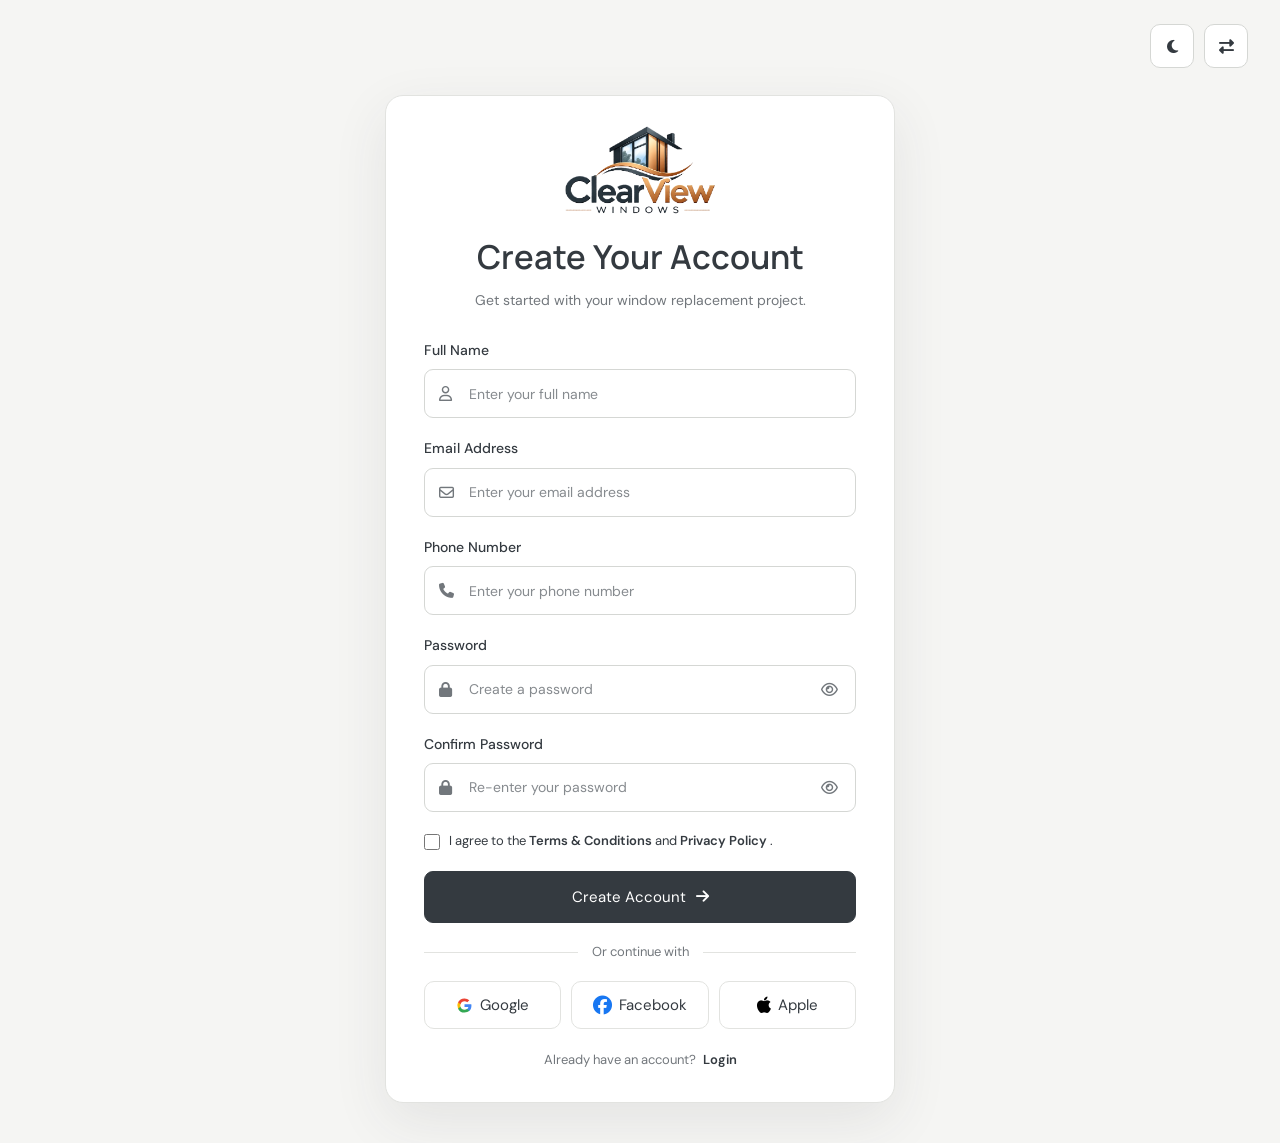
<file: register.html>
<!DOCTYPE html>
<html lang="en" dir="ltr">

<head>
    <meta charset="UTF-8">
    <meta name="viewport" content="width=device-width, initial-scale=1.0">

    <title>ClearView Windows</title>
    <meta name="description" content="Create your ClearView Windows client account.">

    <link rel="icon" type="image/png" href="images/favicon.png">

    <link rel="preconnect" href="https://fonts.googleapis.com">
    <link rel="preconnect" href="https://fonts.gstatic.com" crossorigin>
    <link
        href="https://fonts.googleapis.com/css2?family=DM+Sans:wght@400;500;600&family=Manrope:wght@400;500;600;700&display=swap"
        rel="stylesheet">

    <link rel="stylesheet" href="https://cdnjs.cloudflare.com/ajax/libs/font-awesome/6.7.2/css/all.min.css">
    <link rel="stylesheet" href="css/auth.css">
</head>

<body class="auth-body">

    <div class="auth-top-controls">
        <button type="button" class="auth-mode-btn" id="authThemeToggle" aria-label="Enable dark mode"
            aria-pressed="false">
            <i class="fa-solid fa-moon"></i>
        </button>

        <button type="button" class="auth-mode-btn" id="authRtlToggle" aria-label="Enable RTL mode"
            aria-pressed="false">
            <i class="fa-solid fa-right-left"></i>
        </button>
    </div>

    <main class="auth-page auth-register-page">
        <section class="auth-card auth-register-card" aria-labelledby="authTitle">

            <a href="index.html" class="auth-logo">
                <img src="images/logo.png" alt="ClearView Windows">
            </a>

            <div class="auth-heading">
                <h1 id="authTitle">Create Your Account</h1>
                <p>Get started with your window replacement project.</p>
            </div>

            <form id="registerForm" class="auth-form">

                <div class="auth-field">
                    <label for="registerName">Full Name</label>
                    <div class="auth-input-wrap">
                        <i class="fa-regular fa-user auth-field-icon"></i>
                        <input type="text" id="registerName" name="name" placeholder="Enter your full name"
                            autocomplete="name" required>
                    </div>
                </div>

                <div class="auth-field">
                    <label for="registerEmail">Email Address</label>
                    <div class="auth-input-wrap">
                        <i class="fa-regular fa-envelope auth-field-icon"></i>
                        <input type="email" id="registerEmail" name="email" placeholder="Enter your email address"
                            autocomplete="email" required>
                    </div>
                </div>

                <div class="auth-field">
                    <label for="registerPhone">Phone Number</label>
                    <div class="auth-input-wrap">
                        <i class="fa-solid fa-phone auth-field-icon"></i>
                        <input type="tel" id="registerPhone" name="phone" placeholder="Enter your phone number"
                            autocomplete="tel" required>
                    </div>
                </div>

                <div class="auth-field">
                    <label for="registerPassword">Password</label>
                    <div class="auth-input-wrap">
                        <i class="fa-solid fa-lock auth-field-icon"></i>
                        <input type="password" id="registerPassword" name="password" placeholder="Create a password"
                            autocomplete="new-password" minlength="8" required>

                        <button type="button" class="auth-eye-btn" data-password-target="registerPassword"
                            aria-label="Show password" aria-pressed="false">
                            <i class="fa-regular fa-eye"></i>
                        </button>
                    </div>
                </div>

                <div class="auth-field">
                    <label for="confirmPassword">Confirm Password</label>
                    <div class="auth-input-wrap">
                        <i class="fa-solid fa-lock auth-field-icon"></i>
                        <input type="password" id="confirmPassword" name="confirmPassword"
                            placeholder="Re-enter your password" autocomplete="new-password" minlength="8" required>

                        <button type="button" class="auth-eye-btn" data-password-target="confirmPassword"
                            aria-label="Show password" aria-pressed="false">
                            <i class="fa-regular fa-eye"></i>
                        </button>
                    </div>
                </div>

                <label class="auth-remember auth-terms">
                    <input type="checkbox" id="acceptTerms" required>
                    <span>
                        I agree to the
                        <a href="terms.html" class="auth-text-link">
                            Terms & Conditions
                        </a>
                        and
                        <a href="privacy-policy.html" class="auth-text-link">
                            Privacy Policy
                        </a>.
                    </span>
                </label>

                <button type="submit" class="auth-submit-btn">
                    Create Account
                    <i class="fa-solid fa-arrow-right"></i>
                </button>

                <div class="auth-divider">
                    <span>Or continue with</span>
                </div>


                <div class="auth-socials">
                    <button type="button" class="auth-social-btn">
                        <!-- Google SVG icon -->
                        <svg class="auth-google-icon" xmlns="http://www.w3.org/2000/svg" viewBox="0 0 48 48"
                            aria-hidden="true">
                            <path fill="#4285F4"
                                d="M43.6 24.5c0-1.4-.1-2.8-.4-4.1H24v7.8h11a9.4 9.4 0 0 1-4.1 6.2v5.1h6.6c3.9-3.6 6.1-8.8 6.1-15Z" />
                            <path fill="#34A853"
                                d="M24 44c5.5 0 10.1-1.8 13.5-4.9l-6.6-5.1c-1.8 1.2-4.1 2-6.9 2-5.3 0-9.8-3.6-11.4-8.4H5.8v5.3A20 20 0 0 0 24 44Z" />
                            <path fill="#FBBC05"
                                d="M12.6 27.6a12 12 0 0 1 0-7.2v-5.3H5.8a20 20 0 0 0 0 17.8l6.8-5.3Z" />
                            <path fill="#EA4335"
                                d="M24 12c3 0 5.7 1 7.8 3.1l5.8-5.8A19.5 19.5 0 0 0 24 4 20 20 0 0 0 5.8 15.1l6.8 5.3C14.2 15.6 18.7 12 24 12Z" />
                        </svg>

                        Google
                    </button>

                    <button type="button" class="auth-social-btn">
                        <i class="fa-brands fa-facebook auth-facebook-icon"></i>
                        Facebook
                    </button>

                    <button type="button" class="auth-social-btn">
                        <i class="fa-brands fa-apple auth-apple-icon"></i>
                        Apple
                    </button>
                </div>

                <p class="auth-switch">
                    Already have an account?
                    <a href="login.html" class="auth-text-link">Login</a>
                </p>

            </form>
        </section>
    </main>

    <script src="js/auth.js"></script>
</body>

</html>
</file>
